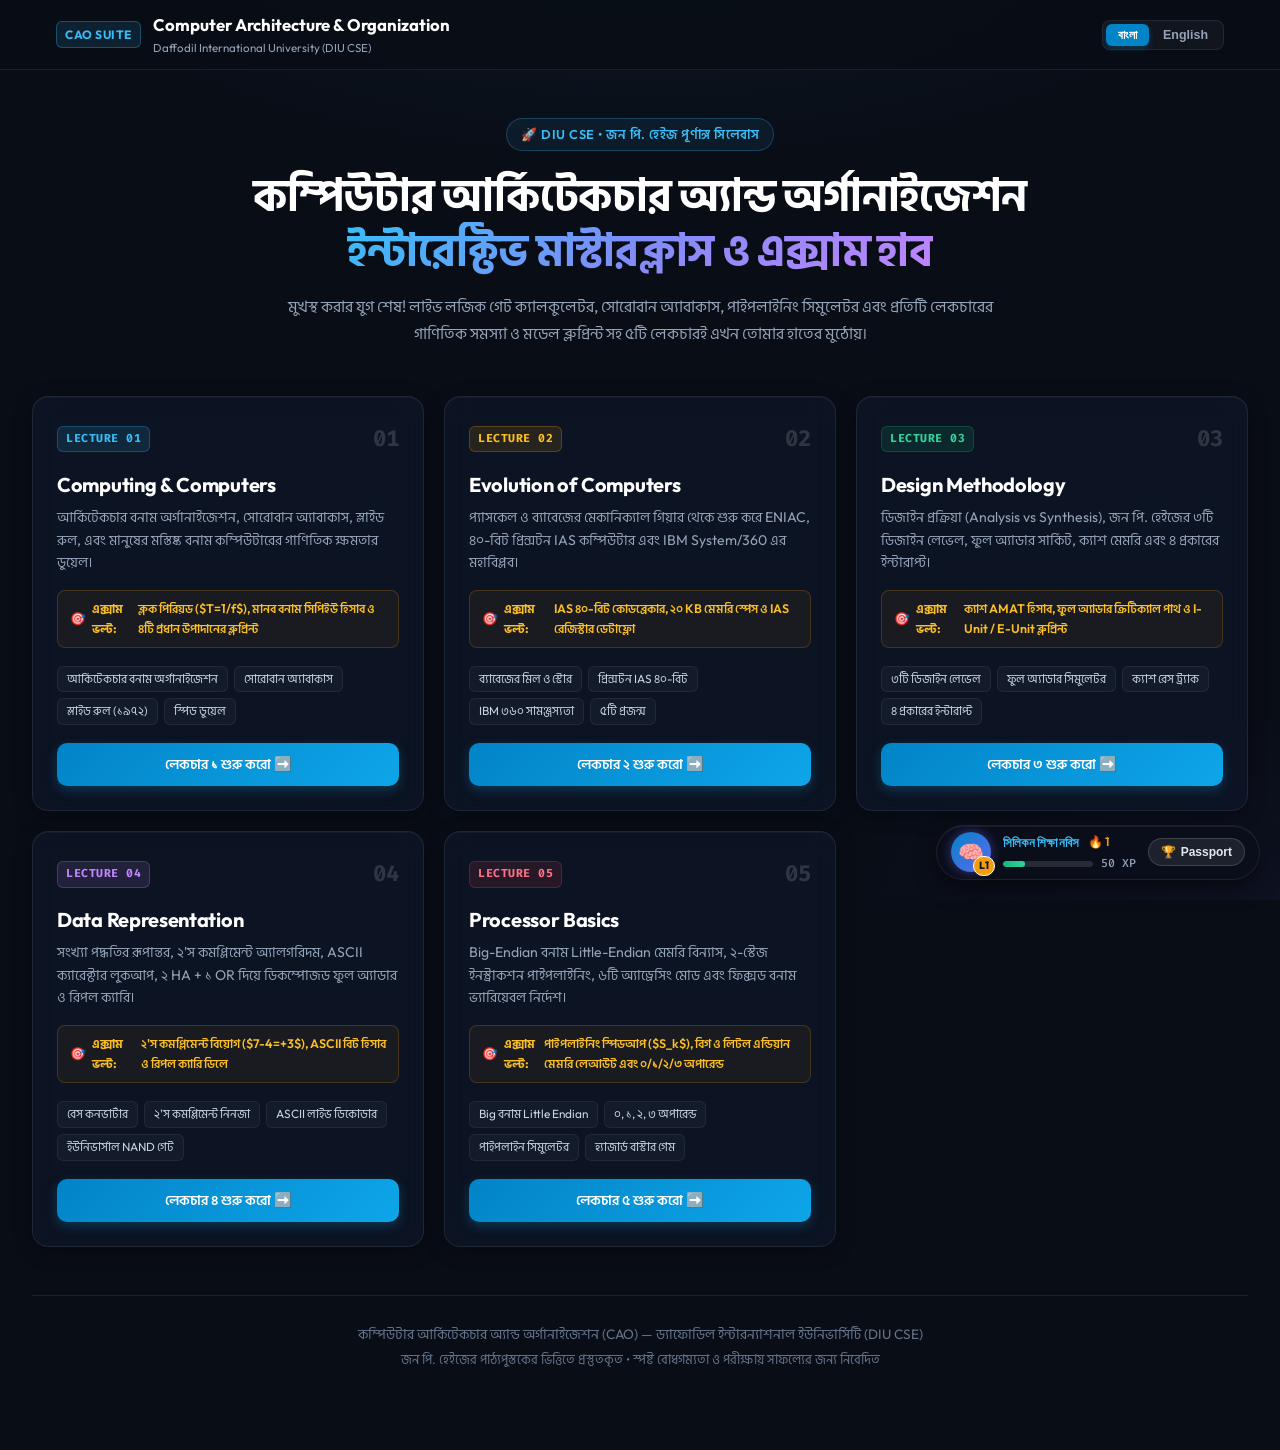
<file: index.html>
<!DOCTYPE html>
<html lang="bn">
<head>
  <meta charset="UTF-8">
  <meta name="viewport" content="width=device-width, initial-scale=1.0">
  <title>Computer Architecture & Organization (CAO) — Master Portal</title>
  <meta name="description" content="Computer Architecture and Organization (CAO) Complete Interactive Course Suite for Daffodil International University (DIU) CSE students.">
  <link rel="preconnect" href="https://fonts.googleapis.com">
  <link rel="preconnect" href="https://fonts.gstatic.com" crossorigin>
  <link href="https://fonts.googleapis.com/css2?family=Fira+Code:wght@400;500;600&family=Hind+Siliguri:wght@400;500;600;700&family=Outfit:wght@300;400;500;600;700;800&display=swap" rel="stylesheet">
  <link rel="stylesheet" href="shared-gamification.css">
  <style>
    :root {
      --bg-dark: #090d16;
      --card-bg: rgba(15, 23, 42, 0.65);
      --border-subtle: rgba(255, 255, 255, 0.08);
      --border-hover: rgba(56, 189, 248, 0.35);
      --accent-cyan: #38bdf8;
      --accent-amber: #f59e0b;
      --accent-emerald: #10b981;
      --accent-purple: #c084fc;
      --text-muted: #94a3b8;
    }
    * {
      box-sizing: border-box;
      margin: 0;
      padding: 0;
    }
    body {
      background-color: var(--bg-dark);
      background-image: 
        radial-gradient(ellipse 70% 40% at 50% -10%, rgba(56, 189, 248, 0.1), transparent 70%),
        radial-gradient(ellipse 50% 30% at 100% 100%, rgba(99, 102, 241, 0.07), transparent 70%);
      background-attachment: fixed;
      color: #f1f5f9;
      font-family: 'Outfit', 'Hind Siliguri', -apple-system, BlinkMacSystemFont, sans-serif;
      min-height: 100vh;
      overflow-x: hidden;
      line-height: 1.6;
      -webkit-font-smoothing: antialiased;
    }
    .ambient-glow {
      display: none; /* Replaced with clean body radial mesh */
    }

    .portal-nav {
      position: sticky;
      top: 0;
      background: rgba(9, 13, 22, 0.85);
      backdrop-filter: blur(20px);
      -webkit-backdrop-filter: blur(20px);
      border-bottom: 1px solid var(--border-subtle);
      z-index: 1000;
      padding: 12px 24px;
    }
    .nav-inner {
      width: 100%;
      max-width: 1360px;
      margin: 0 auto;
      display: flex;
      justify-content: space-between;
      align-items: center;
      padding: 0 clamp(0.5rem, 1.5vw, 1.5rem);
    }
    .brand-group {
      display: flex;
      align-items: center;
      gap: 12px;
    }
    .portal-badge {
      background: rgba(56, 189, 248, 0.12);
      color: #38bdf8;
      border: 1px solid rgba(56, 189, 248, 0.3);
      font-weight: 700;
      font-size: 0.75rem;
      padding: 3px 8px;
      border-radius: 6px;
      letter-spacing: 0.5px;
    }
    .portal-title {
      font-size: 1.05rem;
      font-weight: 700;
      color: #fff;
    }
    .portal-title span {
      display: block;
      font-size: 0.72rem;
      color: var(--text-muted);
      font-weight: 400;
    }
    .nav-controls {
      display: flex;
      align-items: center;
      gap: 12px;
    }
    .lang-switch-group {
      display: flex;
      background: rgba(255, 255, 255, 0.04);
      padding: 3px;
      border-radius: 8px;
      border: 1px solid var(--border-subtle);
      gap: 2px;
    }
    .lang-btn {
      background: transparent;
      border: none;
      color: var(--text-muted);
      padding: 4px 12px;
      border-radius: 6px;
      font-size: 0.78rem;
      font-weight: 600;
      cursor: pointer;
      transition: all 0.2s ease;
    }
    .lang-btn.active {
      background: #0284c7;
      color: #fff;
      font-weight: 700;
      box-shadow: 0 2px 6px rgba(2, 132, 199, 0.35);
    }

    .main-container {
      width: 100%;
      max-width: 1360px;
      margin: 0 auto;
      padding: 48px clamp(1rem, 2.5vw, 2.5rem) 80px;
      position: relative;
      z-index: 1;
    }
    .hero-box {
      text-align: center;
      margin-bottom: 48px;
    }
    .hero-top-tag {
      display: inline-block;
      background: rgba(56, 189, 248, 0.08);
      border: 1px solid rgba(56, 189, 248, 0.25);
      color: #38bdf8;
      font-size: 0.8rem;
      font-weight: 600;
      padding: 5px 14px;
      border-radius: 20px;
      margin-bottom: 16px;
      letter-spacing: 0.5px;
    }
    .hero-headline {
      font-size: clamp(2rem, 4.5vw, 2.75rem);
      font-weight: 800;
      line-height: 1.25;
      margin-bottom: 16px;
      color: #fff;
      letter-spacing: -0.5px;
    }
    .hero-headline .gradient-text {
      background: linear-gradient(135deg, #38bdf8 0%, #818cf8 50%, #c084fc 100%);
      -webkit-background-clip: text;
      -webkit-text-fill-color: transparent;
    }
    .hero-sub {
      font-size: 1.02rem;
      color: var(--text-muted);
      max-width: 720px;
      margin: 0 auto;
      line-height: 1.7;
    }

    /* Course Lectures Grid */
    .lectures-grid {
      display: grid;
      grid-template-columns: repeat(auto-fit, minmax(320px, 1fr));
      gap: 20px;
      margin-bottom: 48px;
    }
    .lecture-card {
      background: var(--card-bg);
      backdrop-filter: blur(12px);
      -webkit-backdrop-filter: blur(12px);
      border: 1px solid var(--border-subtle);
      border-radius: 16px;
      padding: 24px;
      display: flex;
      flex-direction: column;
      position: relative;
      overflow: hidden;
      transition: transform 0.25s ease, border-color 0.25s ease, box-shadow 0.25s ease;
      text-decoration: none;
      color: inherit;
      box-shadow: 0 4px 20px -2px rgba(0, 0, 0, 0.4), inset 0 1px 0 rgba(255, 255, 255, 0.04);
    }
    .lecture-card:hover {
      transform: translateY(-4px);
      border-color: var(--border-hover);
      box-shadow: 0 16px 32px -8px rgba(0, 0, 0, 0.6), inset 0 1px 0 rgba(255, 255, 255, 0.08);
    }
    .card-top {
      display: flex;
      justify-content: space-between;
      align-items: center;
      margin-bottom: 14px;
    }
    .lec-badge {
      font-size: 0.72rem;
      font-weight: 700;
      font-family: 'Fira Code', monospace;
      padding: 3px 8px;
      border-radius: 6px;
      text-transform: uppercase;
      letter-spacing: 0.5px;
    }
    .b-l1 { background: rgba(56, 189, 248, 0.12); color: #38bdf8; border: 1px solid rgba(56, 189, 248, 0.25); }
    .b-l2 { background: rgba(245, 158, 11, 0.12); color: #fbbf24; border: 1px solid rgba(245, 158, 11, 0.25); }
    .b-l3 { background: rgba(16, 185, 129, 0.12); color: #34d399; border: 1px solid rgba(16, 185, 129, 0.25); }
    .b-l4 { background: rgba(192, 132, 252, 0.12); color: #c084fc; border: 1px solid rgba(192, 132, 252, 0.25); }
    .b-l5 { background: rgba(244, 63, 94, 0.12); color: #fb7185; border: 1px solid rgba(244, 63, 94, 0.25); }

    .lec-num {
      font-size: 1.4rem;
      font-weight: 800;
      color: rgba(255, 255, 255, 0.15);
      font-family: 'Fira Code', monospace;
    }
    .card-title {
      font-size: 1.25rem;
      font-weight: 700;
      color: #fff;
      margin-bottom: 8px;
      line-height: 1.35;
    }
    .card-desc {
      font-size: 0.88rem;
      color: var(--text-muted);
      margin-bottom: 16px;
      line-height: 1.6;
      flex-grow: 1;
    }
    .card-topics {
      list-style: none;
      display: flex;
      flex-wrap: wrap;
      gap: 6px;
      margin-bottom: 18px;
    }
    .topic-pill {
      font-size: 0.74rem;
      background: rgba(255, 255, 255, 0.03);
      border: 1px solid rgba(255, 255, 255, 0.06);
      padding: 3px 9px;
      border-radius: 6px;
      color: #cbd5e1;
    }
    .card-vault-tag {
      background: rgba(245, 158, 11, 0.06);
      border: 1px solid rgba(245, 158, 11, 0.2);
      color: #fbbf24;
      font-size: 0.78rem;
      font-weight: 600;
      padding: 8px 12px;
      border-radius: 8px;
      display: flex;
      align-items: center;
      gap: 6px;
      margin-bottom: 18px;
    }
    .start-btn {
      background: linear-gradient(135deg, #0284c7, #0ea5e9);
      color: #ffffff;
      font-weight: 600;
      font-size: 0.9rem;
      padding: 10px 16px;
      border-radius: 10px;
      text-align: center;
      display: flex;
      align-items: center;
      justify-content: center;
      gap: 8px;
      box-shadow: 0 4px 12px rgba(14, 165, 233, 0.25);
      transition: all 0.2s ease;
    }
    .start-btn:hover {
      background: linear-gradient(135deg, #0369a1, #0284c7);
      box-shadow: 0 6px 16px rgba(14, 165, 233, 0.35);
      transform: translateY(-1px);
    }

    .footer-box {
      text-align: center;
      color: #64748b;
      font-size: 0.85rem;
      border-top: 1px solid var(--border-subtle);
      padding-top: 28px;
    }

    /* Mobile & Tablet Responsiveness */
    @media (max-width: 860px) {
      .portal-nav {
        padding: 10px 16px;
      }
      .nav-inner {
        padding: 0;
      }
      .main-container {
        padding: 24px 16px 60px;
      }
      .hero-box {
        margin-bottom: 35px;
      }
      .hero-headline {
        font-size: clamp(1.6rem, 5vw, 2.2rem);
      }
      .hero-sub {
        font-size: 0.95rem;
      }
      .lectures-grid {
        grid-template-columns: repeat(auto-fit, minmax(280px, 1fr));
        gap: 16px;
        margin-bottom: 35px;
      }
      .lecture-card {
        padding: 20px 18px;
        border-radius: 16px;
      }
    }

    @media (max-width: 540px) {
      .portal-nav {
        padding: 8px 12px;
      }
      .brand-group {
        gap: 8px;
      }
      .portal-badge {
        font-size: 0.72rem;
        padding: 3px 8px;
      }
      .portal-title {
        font-size: 0.92rem;
        line-height: 1.25;
      }
      .portal-title span {
        font-size: 0.7rem;
      }
      .lang-switch-group {
        display: flex;
        gap: 4px;
      }
      .lang-btn {
        padding: 4px 10px;
        font-size: 0.76rem;
      }
      .main-container {
        padding: 18px 12px 60px;
      }
      .hero-top-tag {
        font-size: 0.76rem;
        padding: 4px 12px;
        margin-bottom: 12px;
      }
      .hero-headline {
        font-size: 1.5rem;
        line-height: 1.3;
        margin-bottom: 12px;
      }
      .hero-sub {
        font-size: 0.88rem;
        line-height: 1.6;
      }
      .lectures-grid {
        grid-template-columns: 1fr;
        gap: 14px;
      }
      .lecture-card {
        padding: 18px 14px;
      }
      .card-title {
        font-size: 1.15rem;
      }
      .card-desc {
        font-size: 0.84rem;
      }
      .card-vault-tag {
        font-size: 0.74rem;
        padding: 6px 10px;
      }
      .start-btn {
        padding: 9px 14px;
        font-size: 0.88rem;
        min-height: 44px;
      }
    }
  </style>
</head>
<body>
  <div class="ambient-glow glow-1"></div>
  <div class="ambient-glow glow-2"></div>
  <div class="ambient-glow glow-3"></div>

  <header class="portal-nav">
    <div class="nav-inner">
      <div class="brand-group">
        <span class="portal-badge">CAO SUITE</span>
        <div class="portal-title">
          Computer Architecture & Organization
          <span>Daffodil International University (DIU CSE)</span>
        </div>
      </div>
      <div class="nav-controls">
        <div class="lang-switch-group">
          <button id="langBnBtn" class="lang-btn active">বাংলা</button>
          <button id="langEnBtn" class="lang-btn">English</button>
        </div>
      </div>
    </div>
  </header>

  <main class="main-container">
    <div class="hero-box">
      <span class="hero-top-tag" data-i18n="portal_tag">🚀 DIU CSE • জন পি. হেইজ পূর্ণাঙ্গ সিলেবাস</span>
      <h1 class="hero-headline" data-i18n="portal_title">
        কম্পিউটার আর্কিটেকচার অ্যান্ড অর্গানাইজেশন<br>
        <span class="gradient-text">ইন্টারেক্টিভ মাস্টারক্লাস ও এক্সাম হাব</span>
      </h1>
      <p class="hero-sub" data-i18n="portal_sub">
        মুখস্থ করার যুগ শেষ! লাইভ লজিক গেট ক্যালকুলেটর, সোরোবান অ্যাবাকাস, পাইপলাইনিং সিমুলেটর এবং প্রতিটি লেকচারের গাণিতিক সমস্যা ও মডেল ব্লুপ্রিন্ট সহ ৫টি লেকচারই এখন তোমার হাতের মুঠোয়।
      </p>
    </div>

    <div class="lectures-grid">
      <!-- Lecture 1 -->
      <a href="lecture1-interactive/index.html" class="lecture-card">
        <div class="card-top">
          <span class="lec-badge b-l1">LECTURE 01</span>
          <span class="lec-num">01</span>
        </div>
        <h3 class="card-title" data-i18n="p_l1_title">Computing & Computers</h3>
        <p class="card-desc" data-i18n="p_l1_desc">
          আর্কিটেকচার বনাম অর্গানাইজেশন, সোরোবান অ্যাবাকাস, স্লাইড রুল, এবং মানুষের মস্তিষ্ক বনাম কম্পিউটারের গাণিতিক ক্ষমতার ডুয়েল।
        </p>
        <div class="card-vault-tag" data-i18n="p_l1_vault">
          🎯 <strong>Exam Vault:</strong> Clock Period ($T=1/f$), Human vs CPU Math & 4 Key Elements Blueprint
        </div>
        <ul class="card-topics">
          <li class="topic-pill" data-i18n="p_l1_t1">Architecture vs Org</li>
          <li class="topic-pill" data-i18n="p_l1_t2">Soroban Abacus</li>
          <li class="topic-pill" data-i18n="p_l1_t3">Slide Rule (1972)</li>
          <li class="topic-pill" data-i18n="p_l1_t4">Speed Duel</li>
        </ul>
        <div class="start-btn" data-i18n="p_l1_btn">লেকচার ১ শুরু করো ➡️</div>
      </a>

      <!-- Lecture 2 -->
      <a href="lecture2-interactive/index.html" class="lecture-card">
        <div class="card-top">
          <span class="lec-badge b-l2">LECTURE 02</span>
          <span class="lec-num">02</span>
        </div>
        <h3 class="card-title" data-i18n="p_l2_title">Evolution of Computers</h3>
        <p class="card-desc" data-i18n="p_l2_desc">
          প্যাসকেল ও ব্যাবেজের মেকানিক্যাল গিয়ার থেকে শুরু করে ENIAC, ৪০-বিট প্রিন্সটন IAS কম্পিউটার এবং IBM System/360 এর মহাবিপ্লব।
        </p>
        <div class="card-vault-tag" data-i18n="p_l2_vault">
          🎯 <strong>Exam Vault:</strong> IAS 40-Bit Codebreaker, 20 KB Addressable Space & IAS Register Dataflow
        </div>
        <ul class="card-topics">
          <li class="topic-pill" data-i18n="p_l2_t1">Babbage Mill & Store</li>
          <li class="topic-pill" data-i18n="p_l2_t2">Princeton IAS 40-Bit</li>
          <li class="topic-pill" data-i18n="p_l2_t3">IBM 360 Compatibility</li>
          <li class="topic-pill" data-i18n="p_l2_t4">5 Generations</li>
        </ul>
        <div class="start-btn" data-i18n="p_l2_btn">লেকচার ২ শুরু করো ➡️</div>
      </a>

      <!-- Lecture 3 -->
      <a href="lecture3-interactive/index.html" class="lecture-card">
        <div class="card-top">
          <span class="lec-badge b-l3">LECTURE 03</span>
          <span class="lec-num">03</span>
        </div>
        <h3 class="card-title" data-i18n="p_l3_title">Design Methodology</h3>
        <p class="card-desc" data-i18n="p_l3_desc">
          ডিজাইন প্রক্রিয়া (Analysis vs Synthesis), জন পি. হেইজের ৩টি ডিজাইন লেভেল, ফুল অ্যাডার সার্কিট, ক্যাশ মেমরি এবং ৪ প্রকারের ইন্টারাপ্ট।
        </p>
        <div class="card-vault-tag" data-i18n="p_l3_vault">
          🎯 <strong>Exam Vault:</strong> Cache AMAT Calculation, Full Adder Critical Path & I-Unit/E-Unit Blueprint
        </div>
        <ul class="card-topics">
          <li class="topic-pill" data-i18n="p_l3_t1">3 Design Levels</li>
          <li class="topic-pill" data-i18n="p_l3_t2">Full Adder Simulator</li>
          <li class="topic-pill" data-i18n="p_l3_t3">Cache Race Track</li>
          <li class="topic-pill" data-i18n="p_l3_t4">4 Interrupt Classes</li>
        </ul>
        <div class="start-btn" data-i18n="p_l3_btn">লেকচার ৩ শুরু করো ➡️</div>
      </a>

      <!-- Lecture 4 -->
      <a href="lecture4-interactive/index.html" class="lecture-card">
        <div class="card-top">
          <span class="lec-badge b-l4">LECTURE 04</span>
          <span class="lec-num">04</span>
        </div>
        <h3 class="card-title" data-i18n="p_l4_title">Data Representation</h3>
        <p class="card-desc" data-i18n="p_l4_desc">
          সংখ্যা পদ্ধতির রূপান্তর, ২'স কমপ্লিমেন্ট অ্যালগরিদম, ASCII ক্যারেক্টার লুকআপ, ২ HA + ১ OR দিয়ে ডিকম্পোজড ফুল অ্যাডার ও রিপল ক্যারি।
        </p>
        <div class="card-vault-tag" data-i18n="p_l4_vault">
          🎯 <strong>Exam Vault:</strong> 2's Complement Subtraction ($7-4=+3$), ASCII Bit Math & Ripple Carry Delay
        </div>
        <ul class="card-topics">
          <li class="topic-pill" data-i18n="p_l4_t1">Base Converter</li>
          <li class="topic-pill" data-i18n="p_l4_t2">2's Complement Ninja</li>
          <li class="topic-pill" data-i18n="p_l4_t3">ASCII Live Decoder</li>
          <li class="topic-pill" data-i18n="p_l4_t4">Universal NAND Gates</li>
        </ul>
        <div class="start-btn" data-i18n="p_l4_btn">লেকচার ৪ শুরু করো ➡️</div>
      </a>

      <!-- Lecture 5 -->
      <a href="lecture5-interactive/index.html" class="lecture-card">
        <div class="card-top">
          <span class="lec-badge b-l5">LECTURE 05</span>
          <span class="lec-num">05</span>
        </div>
        <h3 class="card-title" data-i18n="p_l5_title">Processor Basics</h3>
        <p class="card-desc" data-i18n="p_l5_desc">
          Big-Endian বনাম Little-Endian মেমরি বিন্যাস, ২-স্টেজ ইনস্ট্রাকশন পাইপলাইনিং, ৬টি অ্যাড্রেসিং মোড এবং ফিক্সড বনাম ভ্যারিয়েবল নির্দেশ।
        </p>
        <div class="card-vault-tag" data-i18n="p_l5_vault">
          🎯 <strong>Exam Vault:</strong> Pipelining Speedup ($S_k$), Big/Little Endian 10-Mark Layout & 0/1/2/3 Operands
        </div>
        <ul class="card-topics">
          <li class="topic-pill" data-i18n="p_l5_t1">Big vs Little Endian</li>
          <li class="topic-pill" data-i18n="p_l5_t2">0, 1, 2, 3 Operands</li>
          <li class="topic-pill" data-i18n="p_l5_t3">Pipeline Simulator</li>
          <li class="topic-pill" data-i18n="p_l5_t4">Hazard Buster Game</li>
        </ul>
        <div class="start-btn" data-i18n="p_l5_btn">লেকচার ৫ শুরু করো ➡️</div>
      </a>
    </div>

    <footer class="footer-box">
      <p data-i18n="p_footer">Computer Architecture & Organization (CAO) — Daffodil International University (DIU CSE)</p>
      <p style="margin-top: 4px; font-size: 0.8rem; color: #64748b;" data-i18n="p_footer_sub">Based on John P. Hayes Textbook • Engineered for Intuitive Understanding & Exam Excellence</p>
    </footer>
  </main>

  <script src="shared-gamification.js"></script>
  <script>
    const portalTranslations = {
      bn: {
        portal_tag: "🚀 DIU CSE • জন পি. হেইজ পূর্ণাঙ্গ সিলেবাস",
        portal_title: 'কম্পিউটার আর্কিটেকচার অ্যান্ড অর্গানাইজেশন<br><span class="gradient-text">ইন্টারেক্টিভ মাস্টারক্লাস ও এক্সাম হাব</span>',
        portal_sub: "মুখস্থ করার যুগ শেষ! লাইভ লজিক গেট ক্যালকুলেটর, সোরোবান অ্যাবাকাস, পাইপলাইনিং সিমুলেটর এবং প্রতিটি লেকচারের গাণিতিক সমস্যা ও মডেল ব্লুপ্রিন্ট সহ ৫টি লেকচারই এখন তোমার হাতের মুঠোয়।",
        
        p_l1_title: "Computing & Computers",
        p_l1_desc: "আর্কিটেকচার বনাম অর্গানাইজেশন, সোরোবান অ্যাবাকাস, স্লাইড রুল, এবং মানুষের মস্তিষ্ক বনাম কম্পিউটারের গাণিতিক ক্ষমতার ডুয়েল।",
        p_l1_vault: "🎯 <strong>এক্সাম ভল্ট:</strong> ক্লক পিরিয়ড ($T=1/f$), মানব বনাম সিপিইউ হিসাব ও ৪টি প্রধান উপাদানের ব্লুপ্রিন্ট",
        p_l1_t1: "আর্কিটেকচার বনাম অর্গানাইজেশন",
        p_l1_t2: "সোরোবান অ্যাবাকাস",
        p_l1_t3: "স্লাইড রুল (১৯৭২)",
        p_l1_t4: "স্পিড ডুয়েল",
        p_l1_btn: "লেকচার ১ শুরু করো ➡️",

        p_l2_title: "Evolution of Computers",
        p_l2_desc: "প্যাসকেল ও ব্যাবেজের মেকানিক্যাল গিয়ার থেকে শুরু করে ENIAC, ৪০-বিট প্রিন্সটন IAS কম্পিউটার এবং IBM System/360 এর মহাবিপ্লব।",
        p_l2_vault: "🎯 <strong>এক্সাম ভল্ট:</strong> IAS ৪০-বিট কোডব্রেকার, ২০ KB মেমরি স্পেস ও IAS রেজিস্টার ডেটাফ্লো",
        p_l2_t1: "ব্যাবেজের মিল ও স্টোর",
        p_l2_t2: "প্রিন্সটন IAS ৪০-বিট",
        p_l2_t3: "IBM ৩৬০ সামঞ্জস্যতা",
        p_l2_t4: "৫টি প্রজন্ম",
        p_l2_btn: "লেকচার ২ শুরু করো ➡️",

        p_l3_title: "Design Methodology",
        p_l3_desc: "ডিজাইন প্রক্রিয়া (Analysis vs Synthesis), জন পি. হেইজের ৩টি ডিজাইন লেভেল, ফুল অ্যাডার সার্কিট, ক্যাশ মেমরি এবং ৪ প্রকারের ইন্টারাপ্ট।",
        p_l3_vault: "🎯 <strong>এক্সাম ভল্ট:</strong> ক্যাশ AMAT হিসাব, ফুল অ্যাডার ক্রিটিক্যাল পাথ ও I-Unit / E-Unit ব্লুপ্রিন্ট",
        p_l3_t1: "৩টি ডিজাইন লেভেল",
        p_l3_t2: "ফুল অ্যাডার সিমুলেটর",
        p_l3_t3: "ক্যাশ রেস ট্র্যাক",
        p_l3_t4: "৪ প্রকারের ইন্টারাপ্ট",
        p_l3_btn: "লেকচার ৩ শুরু করো ➡️",

        p_l4_title: "Data Representation",
        p_l4_desc: "সংখ্যা পদ্ধতির রূপান্তর, ২'স কমপ্লিমেন্ট অ্যালগরিদম, ASCII ক্যারেক্টার লুকআপ, ২ HA + ১ OR দিয়ে ডিকম্পোজড ফুল অ্যাডার ও রিপল ক্যারি।",
        p_l4_vault: "🎯 <strong>এক্সাম ভল্ট:</strong> ২'স কমপ্লিমেন্ট বিয়োগ ($7-4=+3$), ASCII বিট হিসাব ও রিপল ক্যারি ডিলে",
        p_l4_t1: "বেস কনভার্টার",
        p_l4_t2: "২'স কমপ্লিমেন্ট নিনজা",
        p_l4_t3: "ASCII লাইভ ডিকোডার",
        p_l4_t4: "ইউনিভার্সাল NAND গেট",
        p_l4_btn: "লেকচার ৪ শুরু করো ➡️",

        p_l5_title: "Processor Basics",
        p_l5_desc: "Big-Endian বনাম Little-Endian মেমরি বিন্যাস, ২-স্টেজ ইনস্ট্রাকশন পাইপলাইনিং, ৬টি অ্যাড্রেসিং মোড এবং ফিক্সড বনাম ভ্যারিয়েবল নির্দেশ।",
        p_l5_vault: "🎯 <strong>এক্সাম ভল্ট:</strong> পাইপলাইনিং স্পিডআপ ($S_k$), বিগ ও লিটল এন্ডিয়ান মেমরি লেআউট এবং ০/১/২/৩ অপারেন্ড",
        p_l5_t1: "Big বনাম Little Endian",
        p_l5_t2: "০, ১, ২, ৩ অপারেন্ড",
        p_l5_t3: "পাইপলাইন সিমুলেটর",
        p_l5_t4: "হ্যাজার্ড বাস্টার গেম",
        p_l5_btn: "লেকচার ৫ শুরু করো ➡️",

        p_footer: "কম্পিউটার আর্কিটেকচার অ্যান্ড অর্গানাইজেশন (CAO) — ড্যাফোডিল ইন্টারন্যাশনাল ইউনিভার্সিটি (DIU CSE)",
        p_footer_sub: "জন পি. হেইজের পাঠ্যপুস্তকের ভিত্তিতে প্রস্তুতকৃত • স্পষ্ট বোধগম্যতা ও পরীক্ষায় সাফল্যের জন্য নিবেদিত"
      },
      en: {
        portal_tag: "🚀 DIU CSE • John P. Hayes Comprehensive Syllabus",
        portal_title: 'Computer Architecture & Organization<br><span class="gradient-text">Interactive Masterclass & Exam Hub</span>',
        portal_sub: "Stop memorizing dry slides! Real-time logic gate calculators, Soroban Abacus, instruction pipeline timelines, and step-by-step solved math with blueprints for all 5 lectures.",

        p_l1_title: "Computing & Computers",
        p_l1_desc: "Architecture vs Organization, Soroban Abacus, logarithmic Slide Rule, and the Human Brain vs CPU Speed Duel.",
        p_l1_vault: "🎯 <strong>Exam Vault:</strong> Clock Period ($T=1/f$), Human vs CPU Math & 4 Key Elements Blueprint",
        p_l1_t1: "Architecture vs Org",
        p_l1_t2: "Soroban Abacus",
        p_l1_t3: "Slide Rule (1972)",
        p_l1_t4: "Speed Duel",
        p_l1_btn: "Start Lecture 1 ➡️",

        p_l2_title: "Evolution of Computers",
        p_l2_desc: "From Pascal and Babbage mechanical gears to ENIAC, the 40-bit Princeton IAS architecture, and IBM System/360 software compatibility.",
        p_l2_vault: "🎯 <strong>Exam Vault:</strong> IAS 40-Bit Codebreaker, 20 KB Addressable Space & IAS Register Dataflow",
        p_l2_t1: "Babbage Mill & Store",
        p_l2_t2: "Princeton IAS 40-Bit",
        p_l2_t3: "IBM 360 Compatibility",
        p_l2_t4: "5 Generations",
        p_l2_btn: "Start Lecture 2 ➡️",

        p_l3_title: "Design Methodology",
        p_l3_desc: "Analysis vs Synthesis, the 3 Design Levels (Gate, RTL, Processor), Full Adder gates, Cache AMAT, and the 4 interrupt classes.",
        p_l3_vault: "🎯 <strong>Exam Vault:</strong> Cache AMAT Calculation, Full Adder Critical Path & I-Unit/E-Unit Blueprint",
        p_l3_t1: "3 Design Levels",
        p_l3_t2: "Full Adder Simulator",
        p_l3_t3: "Cache Race Track",
        p_l3_t4: "4 Interrupt Classes",
        p_l3_btn: "Start Lecture 3 ➡️",

        p_l4_title: "Data Representation",
        p_l4_desc: "Number base conversions, 2's Complement Ninja, ASCII character math, and Decomposed Full Adder ripple carry propagation.",
        p_l4_vault: "🎯 <strong>Exam Vault:</strong> 2's Complement Subtraction ($7-4=+3$), ASCII Bit Math & Ripple Carry Delay",
        p_l4_t1: "Base Converter",
        p_l4_t2: "2's Complement Ninja",
        p_l4_t3: "ASCII Live Decoder",
        p_l4_t4: "Universal NAND Gates",
        p_l4_btn: "Start Lecture 4 ➡️",

        p_l5_title: "Processor Basics",
        p_l5_desc: "Big-Endian vs Little-Endian byte mapping, 2-stage pipelining speedup, 6 addressing modes, and fixed vs variable formats.",
        p_l5_vault: "🎯 <strong>Exam Vault:</strong> Pipelining Speedup ($S_k$), Big/Little Endian 10-Mark Layout & 0/1/2/3 Operands",
        p_l5_t1: "Big vs Little Endian",
        p_l5_t2: "0, 1, 2, 3 Operands",
        p_l5_t3: "Pipeline Simulator",
        p_l5_t4: "Hazard Buster Game",
        p_l5_btn: "Start Lecture 5 ➡️",

        p_footer: "Computer Architecture & Organization (CAO) — Daffodil International University (DIU CSE)",
        p_footer_sub: "Based on John P. Hayes Textbook • Engineered for Intuitive Understanding & Exam Excellence"
      }
    };

    let pLang = localStorage.getItem('cao_lang') || 'bn';

    function setPortalLang(lang) {
      pLang = lang;
      localStorage.setItem('cao_lang', lang);
      document.documentElement.lang = lang;

      const bnBtn = document.getElementById('langBnBtn');
      const enBtn = document.getElementById('langEnBtn');
      if (bnBtn && enBtn) {
        if (lang === 'bn') {
          bnBtn.classList.add('active');
          enBtn.classList.remove('active');
        } else {
          enBtn.classList.add('active');
          bnBtn.classList.remove('active');
        }
      }

      const dict = portalTranslations[lang];
      document.querySelectorAll('[data-i18n]').forEach(el => {
        const k = el.getAttribute('data-i18n');
        if (dict[k]) el.innerHTML = dict[k];
      });

      window.dispatchEvent(new CustomEvent('caoLanguageChanged'));
    }

    document.getElementById('langBnBtn').addEventListener('click', () => setPortalLang('bn'));
    document.getElementById('langEnBtn').addEventListener('click', () => setPortalLang('en'));

    setPortalLang(pLang);
  </script>
</body>
</html>
</file>
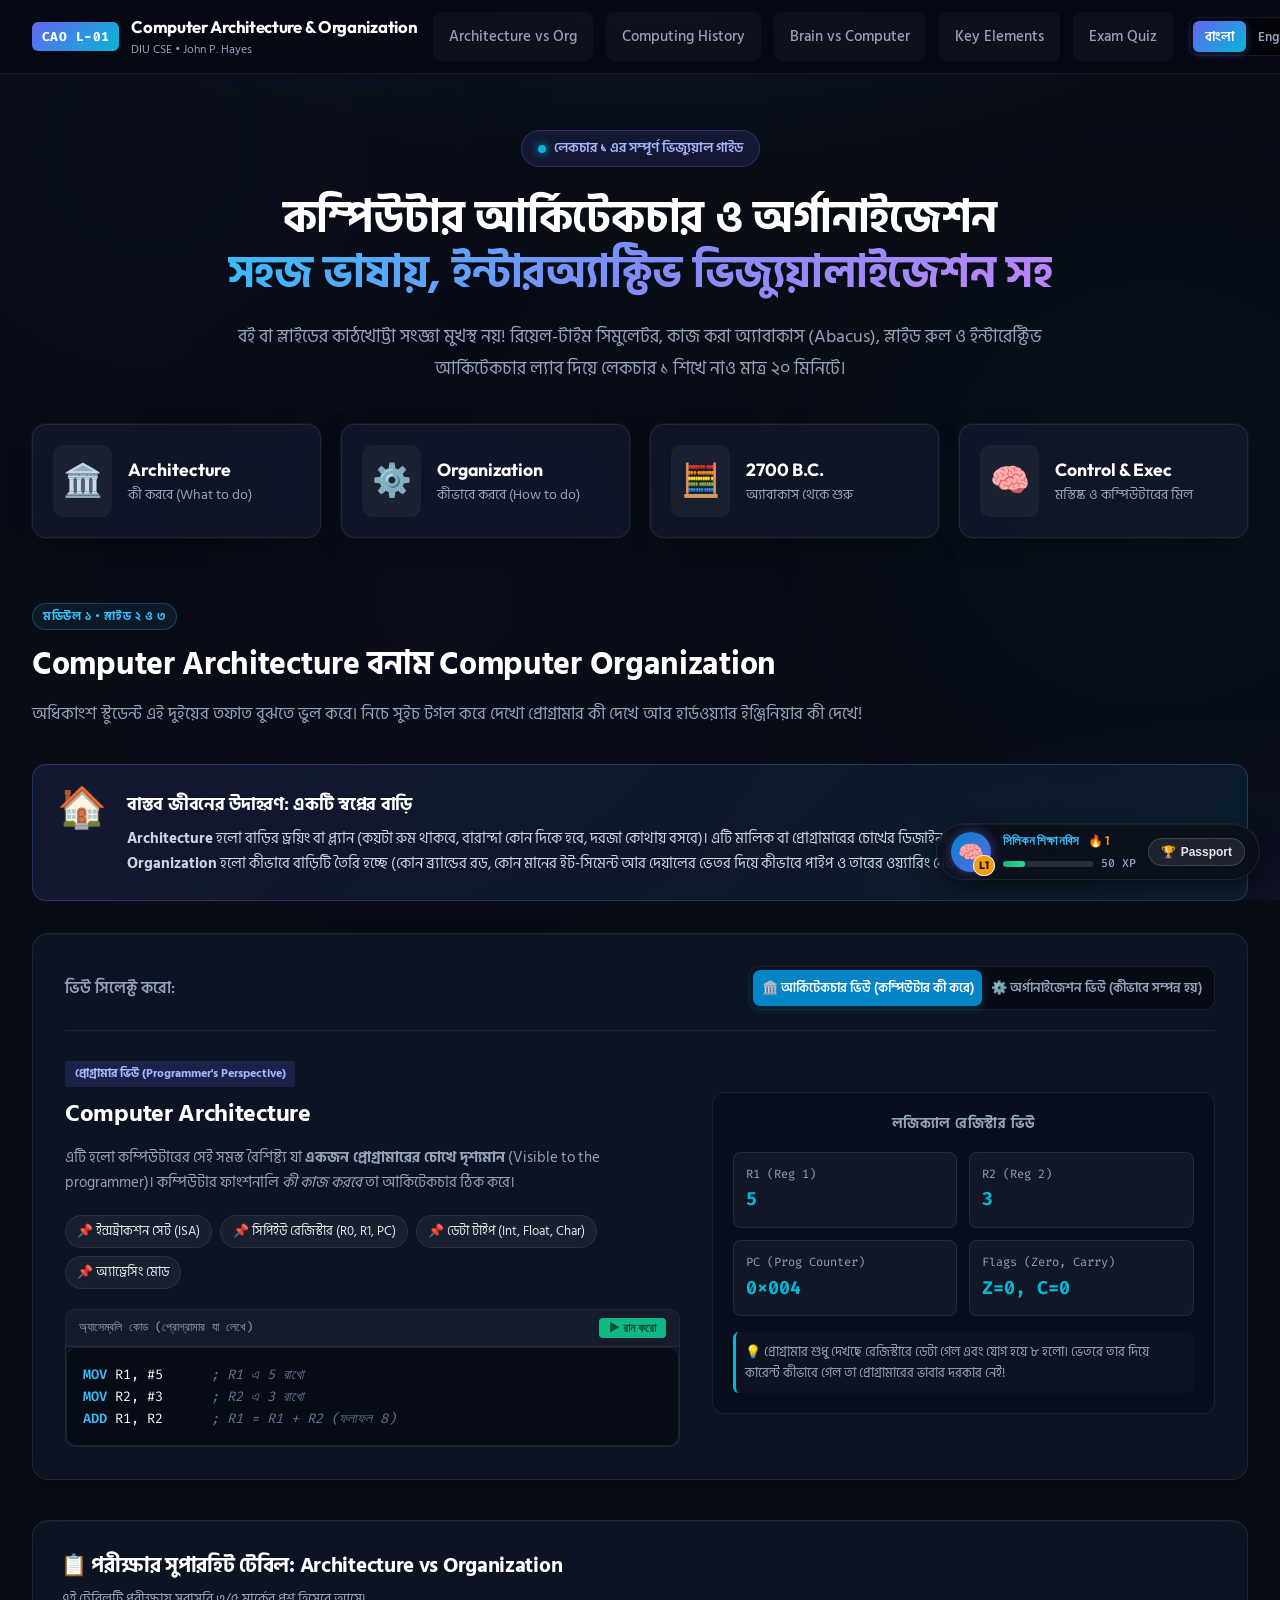
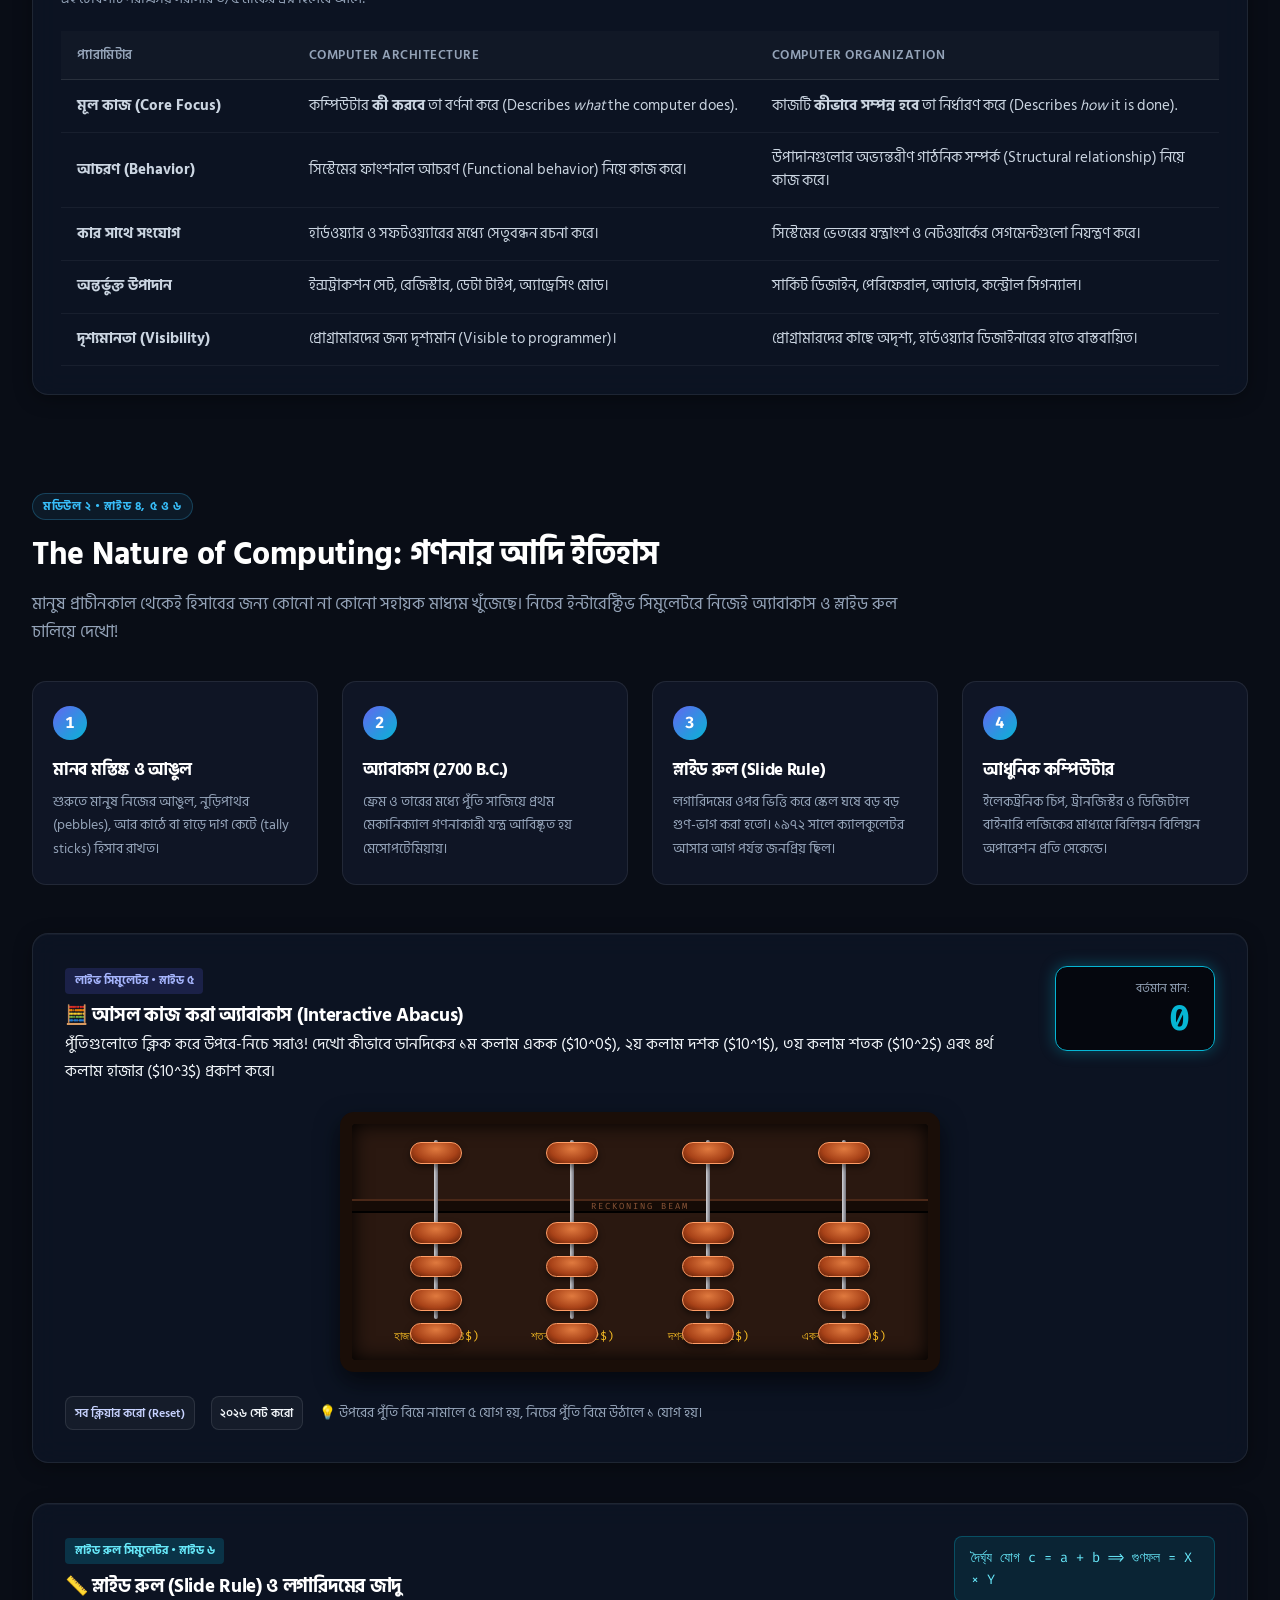
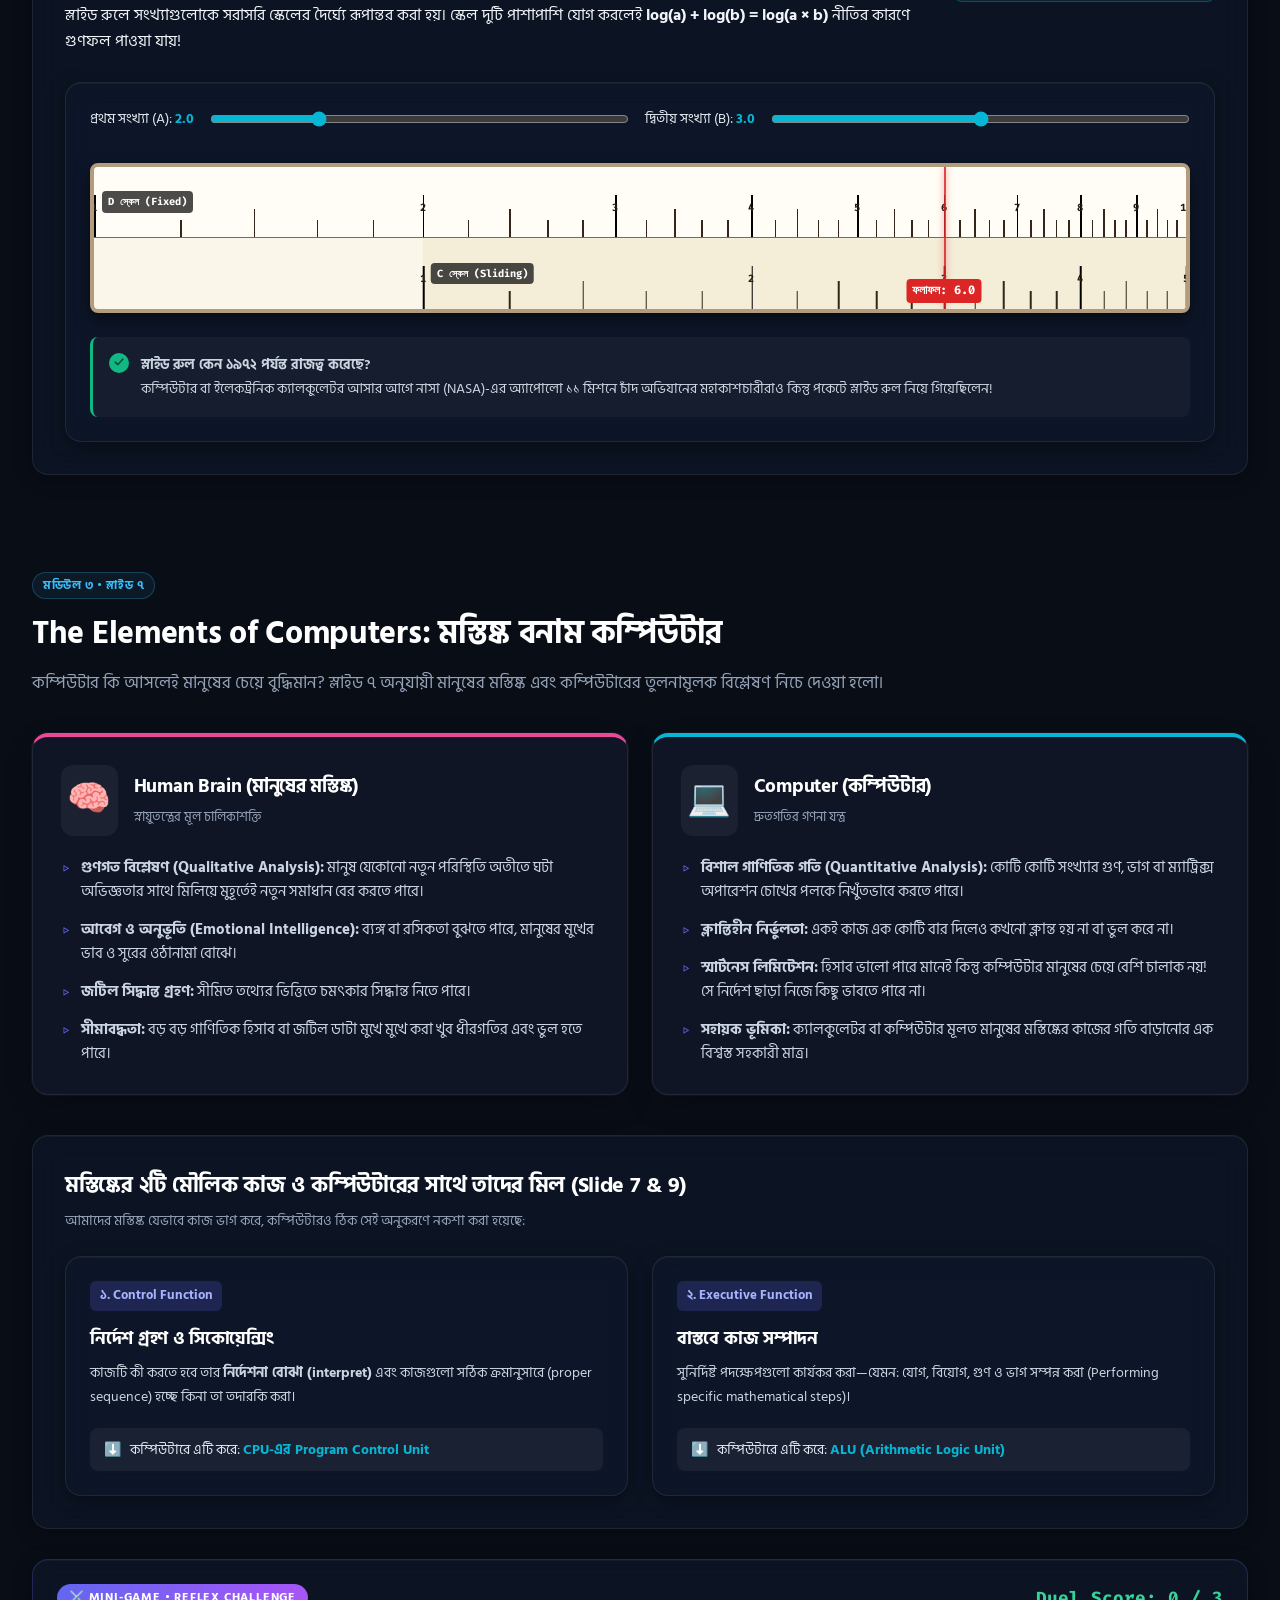
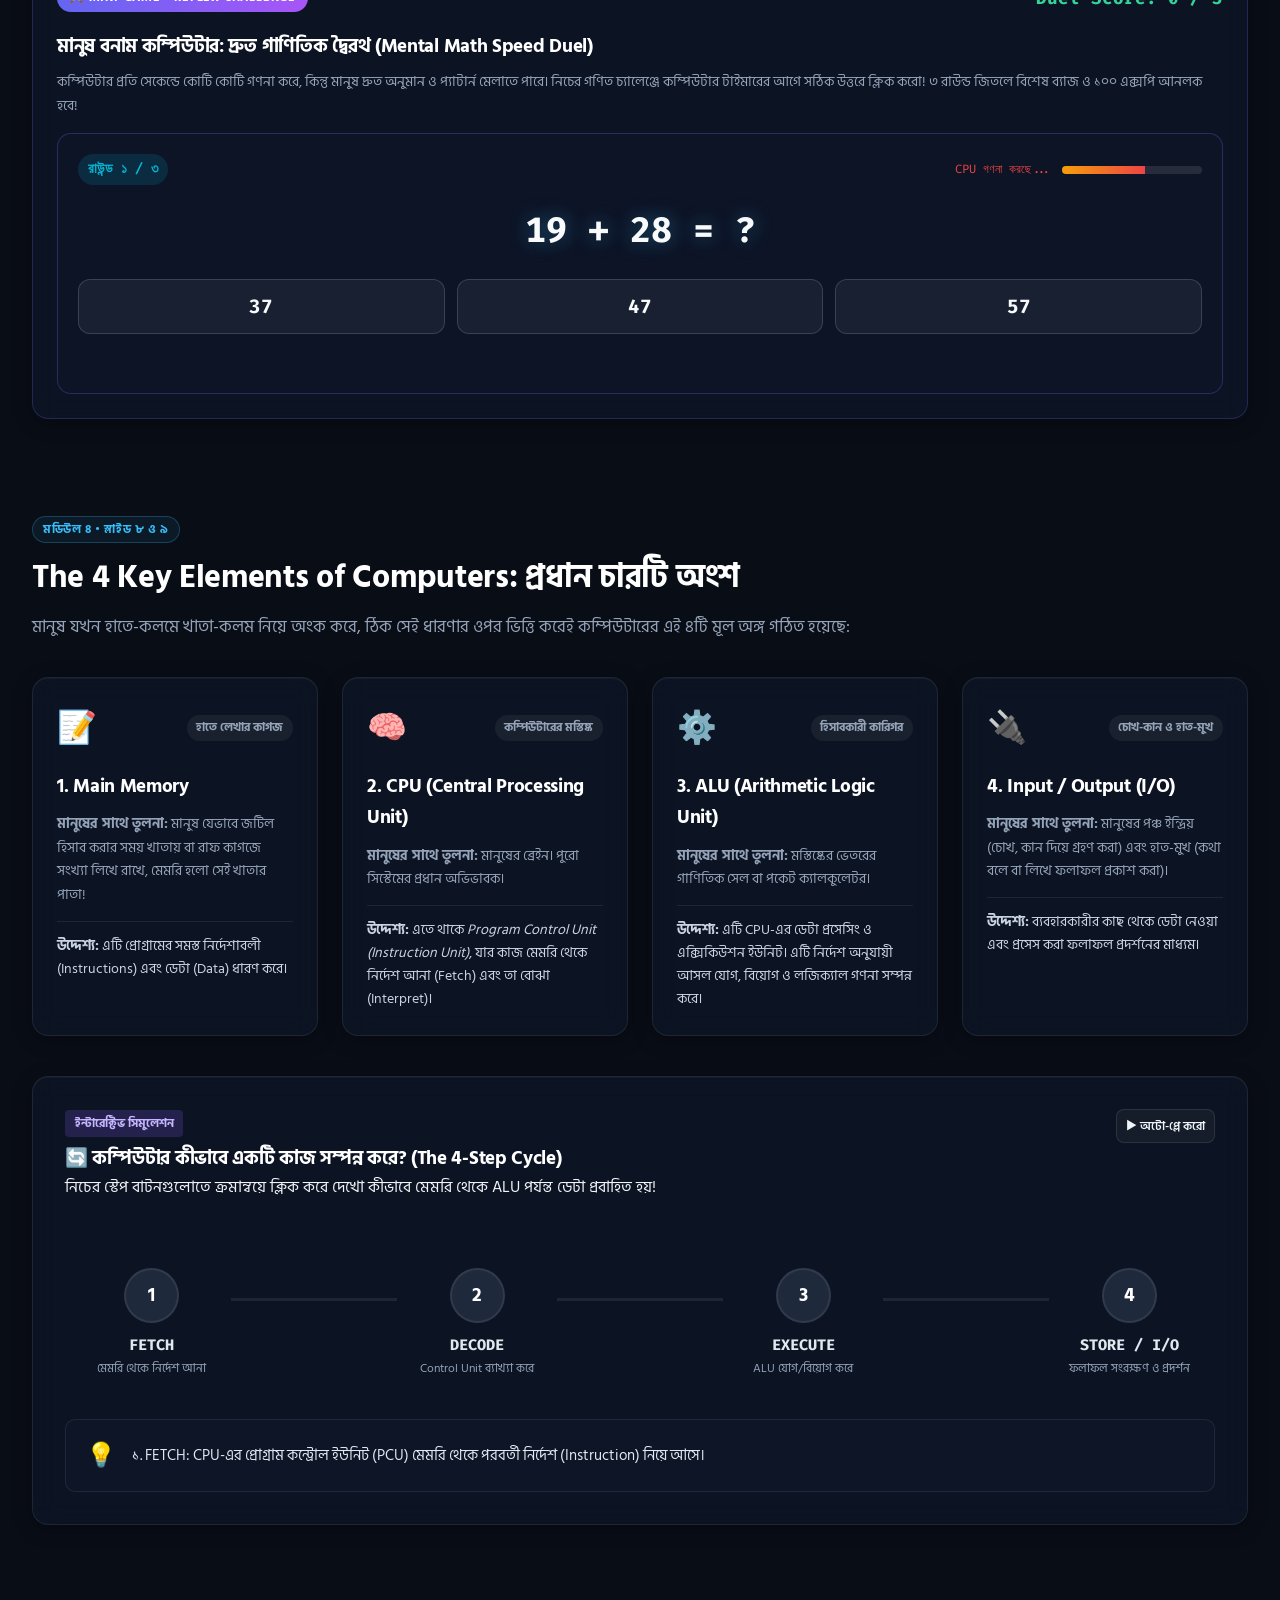
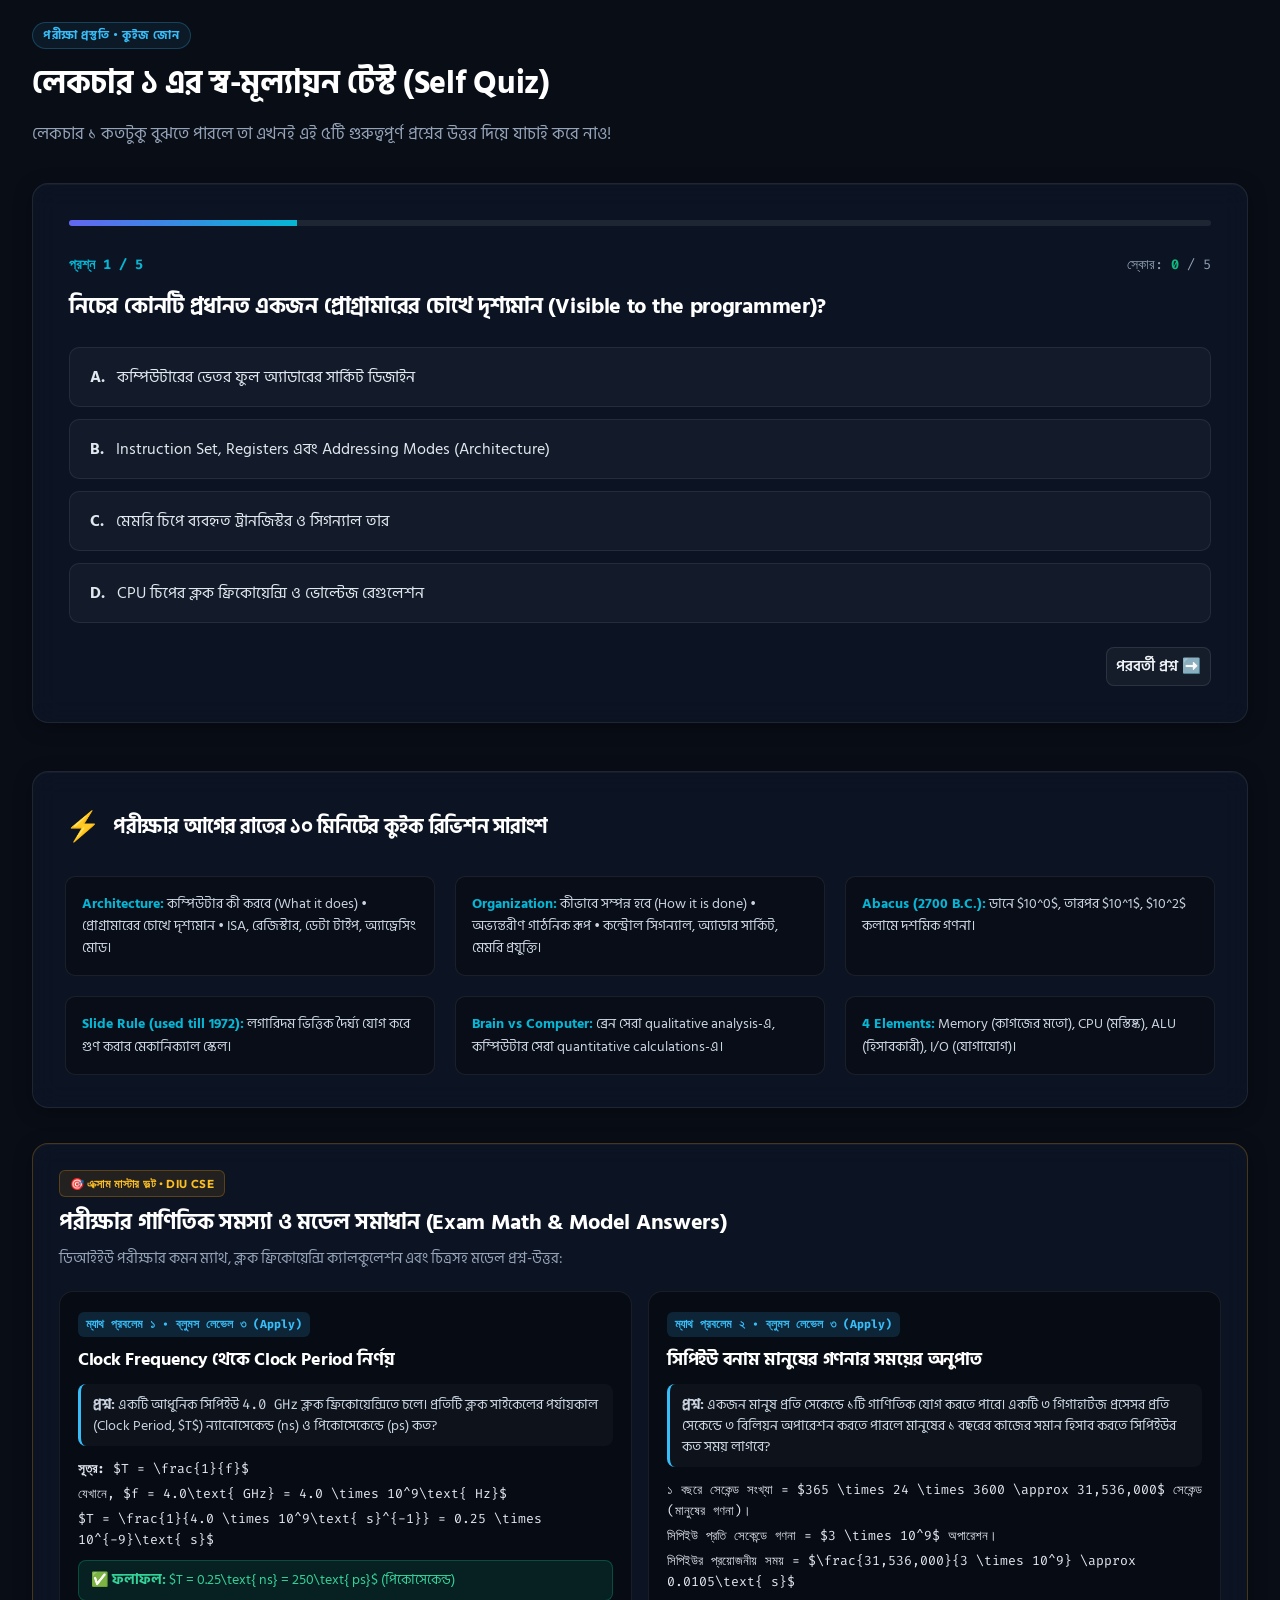
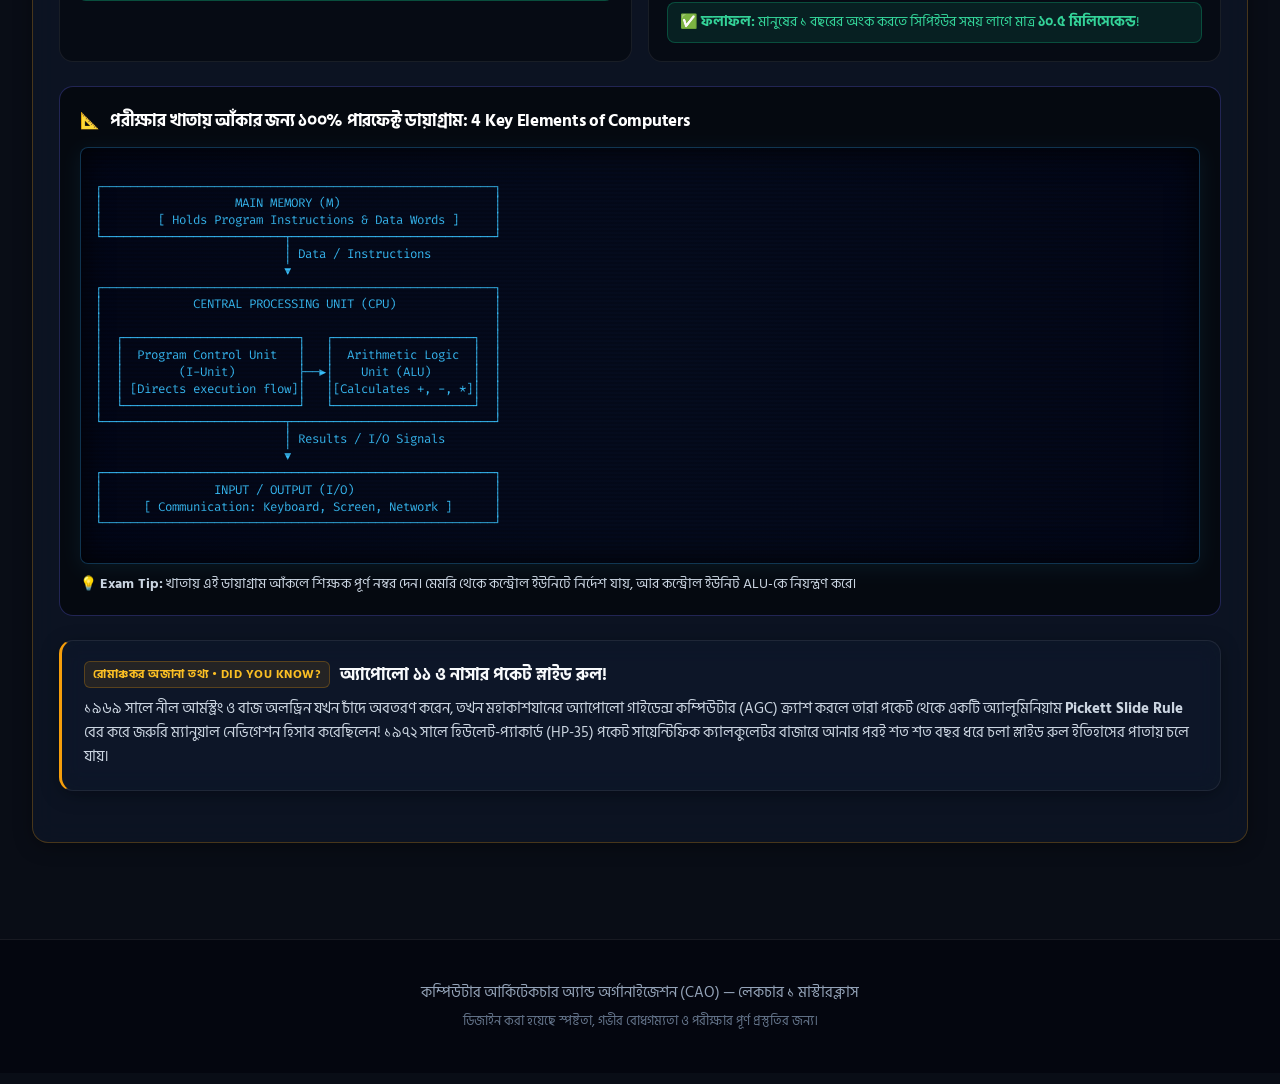
<file: lecture1-interactive/index.html>
<!DOCTYPE html>
<html lang="bn">
<head>
  <meta charset="UTF-8">
  <meta name="viewport" content="width=device-width, initial-scale=1.0">
  <title>CAO Lecture 1: Computing & Computers - Interactive Masterclass</title>
  <meta name="description" content="Computer Architecture and Organization (CAO) Lecture 1 - Interactive visual learning platform for Daffodil International University students and computer engineering learners.">
  <link rel="preconnect" href="https://fonts.googleapis.com">
  <link rel="preconnect" href="https://fonts.gstatic.com" crossorigin>
  <link href="https://fonts.googleapis.com/css2?family=Fira+Code:wght@400;500;600&family=Hind+Siliguri:wght@400;500;600;700&family=Outfit:wght@300;400;500;600;700;800&display=swap" rel="stylesheet">
  <link rel="stylesheet" href="style.css">
  <link rel="stylesheet" href="../shared-gamification.css">
</head>
<body>
  <!-- Ambient Background Glows -->
  <div class="glow-orb orb-1"></div>
  <div class="glow-orb orb-2"></div>
  <div class="glow-orb orb-3"></div>

  <!-- Navigation Bar -->
  <header class="navbar" id="navbar">
    <div class="nav-container">
      <div class="brand">
        <a href="../index.html" style="text-decoration: none; color: inherit; display: flex; align-items: center; gap: 0.75rem;">
          <span class="brand-badge">CAO L-01</span>
          <div class="brand-title">
            <span class="main-title">Computer Architecture & Organization</span>
            <span class="sub-title" data-i18n="nav_brand_sub">DIU CSE • John P. Hayes</span>
          </div>
        </a>
      </div>
      <nav class="nav-links" id="navLinks">
        <a href="#arch-vs-org" class="nav-link" data-i18n="nav_arch_org">Architecture vs Org</a>
        <a href="#history-computing" class="nav-link" data-i18n="nav_history">Computing History</a>
        <a href="#brain-vs-computer" class="nav-link" data-i18n="nav_brain_cpu">Brain vs Computer</a>
        <a href="#elements" class="nav-link" data-i18n="nav_elements">Key Elements</a>
        <a href="#quiz-zone" class="nav-link" data-i18n="nav_quiz">Exam Quiz</a>
      </nav>
      <div class="nav-actions">
        <!-- Language Switcher Toggle -->
        <div class="lang-switch-group" id="langSwitchGroup">
          <button id="langBnBtn" class="lang-btn active" data-lang="bn">বাংলা</button>
          <button id="langEnBtn" class="lang-btn" data-lang="en">English</button>
        </div>

        <button id="soundToggleBtn" class="action-btn" title="Toggle Sound FX">
          <span class="icon">🔊</span>
        </button>

        <!-- Lecture Switcher Dropdown (Replaces static L-02, L-03, etc.) -->
        <div class="lecture-dropdown" id="lectureDropdown">
          <button class="action-btn dropdown-toggle" id="lectureDropdownBtn" type="button" aria-haspopup="true" aria-expanded="false" title="Switch Lecture">
            <span class="icon">📚</span>
            <span class="dropdown-label">Lectures</span>
            <span class="dropdown-arrow">▾</span>
          </button>
          <div class="dropdown-menu" id="lectureDropdownMenu">
            <a href="../index.html" class="dropdown-item">
              <span class="dropdown-badge b-portal">🏠 Portal</span>
              <span class="dropdown-item-title">Course Overview & Home</span>
            </a>
            <div class="dropdown-divider"></div>
            <a href="../lecture1-interactive/index.html" class="dropdown-item current-lecture">
              <span class="dropdown-badge b-l1">L-01</span>
              <span class="dropdown-item-title">Intro & Architecture</span>
              <span class="current-dot"></span>
            </a>
            <a href="../lecture2-interactive/index.html" class="dropdown-item">
              <span class="dropdown-badge b-l2">L-02</span>
              <span class="dropdown-item-title">Evolution of Computers</span>
            </a>
            <a href="../lecture3-interactive/index.html" class="dropdown-item">
              <span class="dropdown-badge b-l3">L-03</span>
              <span class="dropdown-item-title">Design Methodology</span>
            </a>
            <a href="../lecture4-interactive/index.html" class="dropdown-item">
              <span class="dropdown-badge b-l4">L-04</span>
              <span class="dropdown-item-title">Data Representation</span>
            </a>
            <a href="../lecture5-interactive/index.html" class="dropdown-item">
              <span class="dropdown-badge b-l5">L-05</span>
              <span class="dropdown-item-title">Processor Basics</span>
            </a>
          </div>
        </div>

        <a href="#quiz-zone" class="action-btn primary-btn quiz-nav-btn">
          <span data-i18n="nav_take_test">টেস্ট দাও</span>
        </a>

        <!-- Mobile Hamburger Toggle Button -->
        <button class="nav-toggle-btn" id="navToggleBtn" type="button" aria-label="Toggle Navigation Menu" aria-expanded="false">
          <span class="hamburger-bar"></span>
          <span class="hamburger-bar"></span>
          <span class="hamburger-bar"></span>
        </button>
      </div>
    </div>
  </header>

  <!-- Hero Section -->
  <main>
    <section class="hero-section">
      <div class="hero-badge">
        <span class="badge-dot"></span> <span data-i18n="hero_badge">লেকচার ১ এর সম্পূর্ণ ভিজ্যুয়াল গাইড</span>
      </div>
      <h1 class="hero-title" data-i18n="hero_title">
        কম্পিউটার আর্কিটেকচার ও অর্গানাইজেশন<br>
        <span class="gradient-text">সহজ ভাষায়, ইন্টারঅ্যাক্টিভ ভিজ্যুয়ালাইজেশন সহ</span>
      </h1>
      <p class="hero-subtitle" data-i18n="hero_subtitle">
        বই বা স্লাইডের কাঠখোট্টা সংজ্ঞা মুখস্থ নয়! রিয়েল-টাইম সিমুলেটর, কাজ করা অ্যাবাকাস (Abacus), 
        স্লাইড রুল ও ইন্টারেক্টিভ আর্কিটেকচার ল্যাব দিয়ে লেকচার ১ শিখে নাও মাত্র ২০ মিনিটে।
      </p>

      <div class="hero-stats-grid">
        <div class="stat-card">
          <div class="stat-icon">🏛️</div>
          <div class="stat-data">
            <span class="stat-number">Architecture</span>
            <span class="stat-label" data-i18n="stat_arch">কী করবে (What to do)</span>
          </div>
        </div>
        <div class="stat-card">
          <div class="stat-icon">⚙️</div>
          <div class="stat-data">
            <span class="stat-number">Organization</span>
            <span class="stat-label" data-i18n="stat_org">কীভাবে করবে (How to do)</span>
          </div>
        </div>
        <div class="stat-card">
          <div class="stat-icon">🧮</div>
          <div class="stat-data">
            <span class="stat-number">2700 B.C.</span>
            <span class="stat-label" data-i18n="stat_abacus">অ্যাবাকাস থেকে শুরু</span>
          </div>
        </div>
        <div class="stat-card">
          <div class="stat-icon">🧠</div>
          <div class="stat-data">
            <span class="stat-number">Control & Exec</span>
            <span class="stat-label" data-i18n="stat_brain">মস্তিষ্ক ও কম্পিউটারের মিল</span>
          </div>
        </div>
      </div>
    </section>

    <!-- SECTION 1: Architecture vs Organization -->
    <section id="arch-vs-org" class="content-section">
      <div class="section-header">
        <div class="section-tag" data-i18n="sec1_tag">মডিউল ১ • স্লাইড ২ ও ৩</div>
        <h2 data-i18n="sec1_title">Computer Architecture বনাম Computer Organization</h2>
        <p class="section-desc" data-i18n="sec1_desc">
          অধিকাংশ স্টুডেন্ট এই দুইয়ের তফাত বুঝতে ভুল করে। নিচে সুইচ টগল করে দেখো প্রোগ্রামার কী দেখে আর হার্ডওয়্যার ইঞ্জিনিয়ার কী দেখে!
        </p>
      </div>

      <!-- Real-world Analogy Card -->
      <div class="analogy-banner">
        <div class="analogy-icon">🏠</div>
        <div class="analogy-content">
          <h4 data-i18n="sec1_analogy_title">বাস্তব জীবনের উদাহরণ: একটি স্বপ্নের বাড়ি</h4>
          <p data-i18n="sec1_analogy_desc">
            <strong>Architecture</strong> হলো বাড়ির ড্রয়িং বা প্ল্যান (কয়টা রুম থাকবে, বারান্দা কোন দিকে হবে, দরজা কোথায় বসবে)। এটি মালিক বা প্রোগ্রামারের চোখের ডিজাইন।<br>
            <strong>Organization</strong> হলো কীভাবে বাড়িটি তৈরি হচ্ছে (কোন ব্র্যান্ডের রড, কোন মানের ইট-সিমেন্ট আর দেয়ালের ভেতর দিয়ে কীভাবে পাইপ ও তারের ওয়্যারিং নেওয়া হলো)।
          </p>
        </div>
      </div>

      <!-- Interactive Switcher Hub -->
      <div class="interactive-lab-card">
        <div class="lab-controls">
          <span class="lab-label" data-i18n="sec1_lab_select">ভিউ সিলেক্ট করো:</span>
          <div class="toggle-group" id="archOrgToggleGroup">
            <button id="viewArchBtn" class="toggle-btn active" data-view="arch" data-i18n="sec1_btn_arch">
              🏛️ Architecture View (What it does)
            </button>
            <button id="viewOrgBtn" class="toggle-btn" data-view="org" data-i18n="sec1_btn_org">
              ⚙️ Organization View (How it is done)
            </button>
          </div>
        </div>

        <div class="lab-viewport">
          <!-- Architecture View Content -->
          <div id="archViewPanel" class="view-panel active">
            <div class="panel-two-col">
              <div class="panel-info">
                <div class="badge-status" data-i18n="sec1_arch_badge">প্রোগ্রামার ভিউ (Programmer's Perspective)</div>
                <h3>Computer Architecture</h3>
                <p data-i18n="sec1_arch_desc">
                  এটি হলো কম্পিউটারের সেই সমস্ত বৈশিষ্ট্য যা <strong>একজন প্রোগ্রামারের চোখে দৃশ্যমান</strong> (Visible to the programmer)। 
                  কম্পিউটার ফাংশনালি <em>কী কাজ করবে</em> তা আর্কিটেকচার ঠিক করে।
                </p>
                <div class="feature-pills">
                  <span class="pill" data-i18n="sec1_pill_isa">📌 Instruction Set (ISA)</span>
                  <span class="pill" data-i18n="sec1_pill_reg">📌 CPU Registers (R0, R1, PC)</span>
                  <span class="pill" data-i18n="sec1_pill_type">📌 Data Types (Int, Float, Char)</span>
                  <span class="pill" data-i18n="sec1_pill_addr">📌 Addressing Modes</span>
                </div>
                <div class="code-demo-box">
                  <div class="code-header">
                    <span data-i18n="sec1_code_head">Assembly Code (Programmer writes)</span>
                    <button id="runAsmBtn" class="mini-btn" data-i18n="sec1_btn_runasm">▶ রান করো</button>
                  </div>
                  <pre><code><span class="kw">MOV</span> R1, #5      <span class="cm" data-i18n="sec1_code_c1">; R1 এ 5 রাখো</span>
<span class="kw">MOV</span> R2, #3      <span class="cm" data-i18n="sec1_code_c2">; R2 এ 3 রাখো</span>
<span class="kw">ADD</span> R1, R2      <span class="cm" data-i18n="sec1_code_c3">; R1 = R1 + R2 (ফলাফল 8)</span></code></pre>
                </div>
              </div>

              <div class="panel-visual">
                <div class="cpu-programmer-model">
                  <div class="box-title" data-i18n="sec1_box_log">লজিক্যাল রেজিস্টার ভিউ</div>
                  <div class="registers-grid">
                    <div class="reg-cell" id="regR1">
                      <span class="reg-name">R1 (Reg 1)</span>
                      <span class="reg-val" id="valR1">5</span>
                    </div>
                    <div class="reg-cell" id="regR2">
                      <span class="reg-name">R2 (Reg 2)</span>
                      <span class="reg-val" id="valR2">3</span>
                    </div>
                    <div class="reg-cell" id="regPC">
                      <span class="reg-name">PC (Prog Counter)</span>
                      <span class="reg-val" id="valPC">0x004</span>
                    </div>
                    <div class="reg-cell" id="regFlags">
                      <span class="reg-name">Flags (Zero, Carry)</span>
                      <span class="reg-val" id="valFlags">Z=0, C=0</span>
                    </div>
                  </div>
                  <div class="arch-note" data-i18n="sec1_arch_note">
                    💡 প্রোগ্রামার শুধু দেখছে রেজিস্টারে ডেটা গেল এবং যোগ হয়ে ৮ হলো। ভেতরে তার দিয়ে কারেন্ট কীভাবে গেল তা প্রোগ্রামারের ভাবার দরকার নেই!
                  </div>
                </div>
              </div>
            </div>
          </div>

          <!-- Organization View Content -->
          <div id="orgViewPanel" class="view-panel">
            <div class="panel-two-col">
              <div class="panel-info">
                <div class="badge-status highlight-orange" data-i18n="sec1_org_badge">ইঞ্জিনিয়ার ভিউ (Hardware Engineer's Perspective)</div>
                <h3>Computer Organization</h3>
                <p data-i18n="sec1_org_desc">
                  আর্কিটেকচারের নির্দেশগুলো <strong>বাস্তবে কীভাবে হার্ডওয়্যার সার্কিটে কার্যকর হয়</strong> তাই হলো অর্গানাইজেশন।
                  এটি কম্পিউটারের গাঠনিক সম্পর্ক (Structural Relationship) এবং ইন্টারনাল সিগন্যাল ডিল করে।
                </p>
                <div class="feature-pills">
                  <span class="pill" data-i18n="sec1_pill_signals">⚡ Control Signals (Read/Write)</span>
                  <span class="pill" data-i18n="sec1_pill_bus">🔌 32-bit Bus Lines (Data/Address)</span>
                  <span class="pill" data-i18n="sec1_pill_clock">⏱️ Clock Frequency (e.g., 3.2 GHz)</span>
                  <span class="pill" data-i18n="sec1_pill_circ">🔬 Circuit Design & Adder Units</span>
                </div>
                <div class="interactive-circuit-controls">
                  <button id="triggerClockPulseBtn" class="action-btn secondary-btn" data-i18n="sec1_btn_pulse">
                    ⚡ ক্লক পালস দাও (Send Clock Pulse)
                  </button>
                  <span id="circuitStatusText" class="status-msg" data-i18n="sec1_circuit_status">ক্লক পালস দিলে সার্কিটে সিগন্যাল দৌড়াবে!</span>
                </div>
              </div>

              <div class="panel-visual">
                <div class="hardware-circuit-model">
                  <div class="box-title" data-i18n="sec1_box_phys">শারীরিক হার্ডওয়্যার সংযোগ (Physical Microarchitecture)</div>
                  <div class="circuit-diagram">
                    <div class="circuit-block control-unit-block" id="circCU">
                      <span class="c-title">Control Unit</span>
                      <span class="c-sub" data-i18n="sec1_cu_sub">Decodes opcode & pulses</span>
                    </div>
                    <div class="bus-line horizontal-bus" id="circBus">
                      <span class="bus-label">32-Bit Control & Data Bus</span>
                    </div>
                    <div class="circuit-block alu-block" id="circALU">
                      <span class="c-title">ALU Circuit</span>
                      <span class="c-sub" data-i18n="sec1_alu_sub">Full Adders & Logic Gates</span>
                    </div>
                  </div>
                  <div class="arch-note" data-i18n="sec1_org_note">
                    ⚙️ এটি হলো পর্দার পেছনের কলকব্জা! একই Architecture (যেমন x86) কিন্তু Intel এবং AMD ভিন্ন ভিন্ন Organization দিয়ে বানিয়ে থাকে।
                  </div>
                </div>
              </div>
            </div>
          </div>
        </div>
      </div>

      <!-- Comparative Cheat Table (Slide 3) -->
      <div class="table-container-card">
        <div class="table-header-title">
          <h3 data-i18n="sec1_table_title">📋 পরীক্ষার সুপারহিট টেবিল: Architecture vs Organization</h3>
          <p data-i18n="sec1_table_sub">এই টেবিলটি পরীক্ষায় সরাসরি ৩/৫ মার্কের প্রশ্ন হিসেবে আসে!</p>
        </div>
        <div class="responsive-table-wrapper">
          <table class="styled-table">
            <thead>
              <tr>
                <th style="width: 20%;" data-i18n="th_param">প্যারামিটার</th>
                <th style="width: 40%;" class="arch-col">Computer Architecture</th>
                <th style="width: 40%;" class="org-col">Computer Organization</th>
              </tr>
            </thead>
            <tbody>
              <tr>
                <td><strong data-i18n="row1_title">মূল কাজ (Core Focus)</strong></td>
                <td data-i18n="row1_arch">কম্পিউটার <strong>কী করবে</strong> তা বর্ণনা করে (Describes <em>what</em> the computer does).</td>
                <td data-i18n="row1_org">কাজটি <strong>কীভাবে সম্পন্ন হবে</strong> তা নির্ধারণ করে (Describes <em>how</em> it is done).</td>
              </tr>
              <tr>
                <td><strong data-i18n="row2_title">আচরণ (Behavior)</strong></td>
                <td data-i18n="row2_arch">সিস্টেমের ফাংশনাল আচরণ (Functional behavior) নিয়ে কাজ করে।</td>
                <td data-i18n="row2_org">উপাদানগুলোর অভ্যন্তরীণ গাঠনিক সম্পর্ক (Structural relationship) নিয়ে কাজ করে।</td>
              </tr>
              <tr>
                <td><strong data-i18n="row3_title">কার সাথে সংযোগ</strong></td>
                <td data-i18n="row3_arch">হার্ডওয়্যার ও সফটওয়্যারের মধ্যে সেতুবন্ধন রচনা করে।</td>
                <td data-i18n="row3_org">সিস্টেমের ভেতরের যন্ত্রাংশ ও নেটওয়ার্কের সেগমেন্টগুলো নিয়ন্ত্রণ করে।</td>
              </tr>
              <tr>
                <td><strong data-i18n="row4_title">অন্তর্ভুক্ত উপাদান</strong></td>
                <td data-i18n="row4_arch">Instruction sets, Registers, Data types, Addressing modes।</td>
                <td data-i18n="row4_org">Circuit designs, Peripherals, Adders, Control signals।</td>
              </tr>
              <tr>
                <td><strong data-i18n="row5_title">দৃশ্যমানতা (Visibility)</strong></td>
                <td data-i18n="row5_arch">প্রোগ্রামারদের জন্য দৃশ্যমান (Visible to programmer)।</td>
                <td data-i18n="row5_org">প্রোগ্রামারদের কাছে অদৃশ্য, হার্ডওয়্যার ডিজাইনারের হাতে বাস্তবায়িত।</td>
              </tr>
            </tbody>
          </table>
        </div>
      </div>
    </section>

    <!-- SECTION 2: The Nature of Computing & Historic Aids -->
    <section id="history-computing" class="content-section">
      <div class="section-header">
        <div class="section-tag" data-i18n="sec2_tag">মডিউল ২ • স্লাইড ৪, ৫ ও ৬</div>
        <h2 data-i18n="sec2_title">The Nature of Computing: গণনার আদি ইতিহাস</h2>
        <p class="section-desc" data-i18n="sec2_desc">
          মানুষ প্রাচীনকাল থেকেই হিসাবের জন্য কোনো না কোনো সহায়ক মাধ্যম খুঁজেছে। নিচের ইন্টারেক্টিভ সিমুলেটরে নিজেই অ্যাবাকাস ও স্লাইড রুল চালিয়ে দেখো!
        </p>
      </div>

      <!-- Evolution Timeline -->
      <div class="timeline-container">
        <div class="timeline-step">
          <div class="step-circle">1</div>
          <div class="step-content">
            <h4 data-i18n="sec2_t1_title">মানব মস্তিষ্ক ও আঙুল</h4>
            <p data-i18n="sec2_t1_desc">শুরুতে মানুষ নিজের আঙুল, নুড়িপাথর (pebbles), আর কাঠে বা হাড়ে দাগ কেটে (tally sticks) হিসাব রাখত।</p>
          </div>
        </div>
        <div class="timeline-step">
          <div class="step-circle">2</div>
          <div class="step-content">
            <h4 data-i18n="sec2_t2_title">অ্যাবাকাস (2700 B.C.)</h4>
            <p data-i18n="sec2_t2_desc">ফ্রেম ও তারের মধ্যে পুঁতি সাজিয়ে প্রথম মেকানিক্যাল গণনাকারী যন্ত্র আবিষ্কৃত হয় মেসোপটেমিয়ায়।</p>
          </div>
        </div>
        <div class="timeline-step">
          <div class="step-circle">3</div>
          <div class="step-content">
            <h4 data-i18n="sec2_t3_title">স্লাইড রুল (Slide Rule)</h4>
            <p data-i18n="sec2_t3_desc">লগারিদমের ওপর ভিত্তি করে স্কেল ঘষে বড় বড় গুণ-ভাগ করা হতো। ১৯৭২ সালে ক্যালকুলেটর আসার আগ পর্যন্ত জনপ্রিয় ছিল।</p>
          </div>
        </div>
        <div class="timeline-step">
          <div class="step-circle">4</div>
          <div class="step-content">
            <h4 data-i18n="sec2_t4_title">আধুনিক কম্পিউটার</h4>
            <p data-i18n="sec2_t4_desc">ইলেকট্রনিক চিপ, ট্রানজিস্টর ও ডিজিটাল বাইনারি লজিকের মাধ্যমে বিলিয়ন বিলিয়ন অপারেশন প্রতি সেকেন্ডে।</p>
          </div>
        </div>
      </div>

      <!-- Interactive Abacus Simulator (Slide 5) -->
      <div class="interactive-lab-card" id="abacus-lab">
        <div class="lab-header">
          <div>
            <span class="badge-status" data-i18n="sec2_abacus_badge">লাইভ সিমুলেটর • স্লাইড ৫</span>
            <h3 data-i18n="sec2_abacus_title">🧮 আসল কাজ করা অ্যাবাকাস (Interactive Abacus)</h3>
            <p data-i18n="sec2_abacus_desc">
              পুঁতিগুলোতে ক্লিক করে উপরে-নিচে সরাও! দেখো কীভাবে ডানদিকের ১ম কলাম একক ($10^0$), 
              ২য় কলাম দশক ($10^1$), ৩য় কলাম শতক ($10^2$) এবং ৪র্থ কলাম হাজার ($10^3$) প্রকাশ করে।
            </p>
          </div>
          <div class="abacus-display-box">
            <span class="display-label" data-i18n="sec2_abacus_curr">বর্তমান মান:</span>
            <span class="display-number" id="abacusValueDisplay">0</span>
          </div>
        </div>

        <div class="abacus-wrapper">
          <div class="abacus-frame" id="abacusFrame">
            <!-- Beam dividing upper and lower beads -->
            <div class="abacus-beam">
              <span class="beam-label">RECKONING BEAM</span>
            </div>

            <!-- 4 Rods: 1000s, 100s, 10s, 1s -->
            <div class="abacus-rod" data-place="1000">
              <div class="rod-line"></div>
              <div class="upper-deck">
                <div class="bead upper-bead" data-value="5" data-active="false"></div>
              </div>
              <div class="lower-deck">
                <div class="bead lower-bead" data-value="1" data-active="false"></div>
                <div class="bead lower-bead" data-value="1" data-active="false"></div>
                <div class="bead lower-bead" data-value="1" data-active="false"></div>
                <div class="bead lower-bead" data-value="1" data-active="false"></div>
              </div>
              <span class="rod-label" data-i18n="rod_1000">হাজার ($10^3$)</span>
            </div>

            <div class="abacus-rod" data-place="100">
              <div class="rod-line"></div>
              <div class="upper-deck">
                <div class="bead upper-bead" data-value="5" data-active="false"></div>
              </div>
              <div class="lower-deck">
                <div class="bead lower-bead" data-value="1" data-active="false"></div>
                <div class="bead lower-bead" data-value="1" data-active="false"></div>
                <div class="bead lower-bead" data-value="1" data-active="false"></div>
                <div class="bead lower-bead" data-value="1" data-active="false"></div>
              </div>
              <span class="rod-label" data-i18n="rod_100">শতক ($10^2$)</span>
            </div>

            <div class="abacus-rod" data-place="10">
              <div class="rod-line"></div>
              <div class="upper-deck">
                <div class="bead upper-bead" data-value="5" data-active="false"></div>
              </div>
              <div class="lower-deck">
                <div class="bead lower-bead" data-value="1" data-active="false"></div>
                <div class="bead lower-bead" data-value="1" data-active="false"></div>
                <div class="bead lower-bead" data-value="1" data-active="false"></div>
                <div class="bead lower-bead" data-value="1" data-active="false"></div>
              </div>
              <span class="rod-label" data-i18n="rod_10">দশক ($10^1$)</span>
            </div>

            <div class="abacus-rod" data-place="1">
              <div class="rod-line"></div>
              <div class="upper-deck">
                <div class="bead upper-bead" data-value="5" data-active="false"></div>
              </div>
              <div class="lower-deck">
                <div class="bead lower-bead" data-value="1" data-active="false"></div>
                <div class="bead lower-bead" data-value="1" data-active="false"></div>
                <div class="bead lower-bead" data-value="1" data-active="false"></div>
                <div class="bead lower-bead" data-value="1" data-active="false"></div>
              </div>
              <span class="rod-label" data-i18n="rod_1">একক ($10^0$)</span>
            </div>
          </div>
        </div>

        <div class="abacus-actions">
          <button id="resetAbacusBtn" class="action-btn secondary-btn" data-i18n="btn_abacus_reset">সব ক্লিয়ার করো (Reset)</button>
          <button id="presetAbacusBtn" class="action-btn" data-i18n="btn_abacus_preset">২০২৬ সেট করো</button>
          <span class="hint-text" data-i18n="abacus_hint">💡 উপরের পুঁতি বিমে নামালে ৫ যোগ হয়, নিচের পুঁতি বিমে উঠালে ১ যোগ হয়।</span>
        </div>
      </div>

      <!-- Interactive Slide Rule Simulator (Slide 6) -->
      <div class="interactive-lab-card" id="sliderule-lab">
        <div class="lab-header">
          <div>
            <span class="badge-status highlight-cyan" data-i18n="sec2_sr_badge">স্লাইড রুল সিমুলেটর • স্লাইড ৬</span>
            <h3 data-i18n="sec2_sr_title">📏 স্লাইড রুল (Slide Rule) ও লগারিদমের জাদু</h3>
            <p data-i18n="sec2_sr_desc">
              স্লাইড রুলে সংখ্যাগুলোকে সরাসরি স্কেলের দৈর্ঘ্যে রূপান্তর করা হয়। স্কেল দুটি পাশাপাশি যোগ করলেই 
              <strong>$\log(a) + \log(b) = \log(a \times b)$</strong> নীতির কারণে গুণফল পাওয়া যায়!
            </p>
          </div>
          <div class="math-box">
            <div class="math-formula" data-i18n="sec2_sr_formula">দৈর্ঘ্য যোগ $c = a + b \implies \text{গুণফল} = X \times Y$</div>
          </div>
        </div>

        <div class="sliderule-simulator">
          <div class="sr-controls">
            <label for="srMultiplicand"><span data-i18n="sr_label_a">প্রথম সংখ্যা (A):</span> <strong id="valA">2.0</strong></label>
            <input type="range" id="srMultiplicand" min="1" max="5" step="0.1" value="2.0">

            <label for="srMultiplier"><span data-i18n="sr_label_b">দ্বিতীয় সংখ্যা (B):</span> <strong id="valB">3.0</strong></label>
            <input type="range" id="srMultiplier" min="1" max="5" step="0.1" value="3.0">
          </div>

          <!-- Visual Scales Representation -->
          <div class="ruler-display">
            <!-- Fixed Scale D -->
            <div class="ruler-strip fixed-strip">
              <span class="ruler-tag" data-i18n="scale_d">D স্কেল (Fixed)</span>
              <div class="ticks-track" id="dScaleTrack"></div>
            </div>

            <!-- Sliding Scale C -->
            <div class="ruler-strip sliding-strip" id="slidingScaleC">
              <span class="ruler-tag" data-i18n="scale_c">C স্কেল (Sliding)</span>
              <div class="ticks-track" id="cScaleTrack"></div>
            </div>

            <!-- Hairline Cursor -->
            <div class="hairline-indicator" id="hairlineIndicator">
              <div class="hairline-line"></div>
              <span class="cursor-tag" id="cursorResultTag">Result: 6.0</span>
            </div>
          </div>

          <div class="sliderule-insight">
            <span class="check-icon">✓</span>
            <div>
              <strong data-i18n="sr_insight_head">স্লাইড রুল কেন ১৯৭২ পর্যন্ত রাজত্ব করেছে?</strong><br>
              <span data-i18n="sr_insight_body">কম্পিউটার বা ইলেকট্রনিক ক্যালকুলেটর আসার আগে নাসা (NASA)-এর অ্যাপোলো ১১ মিশনে চাঁদ অভিযানের মহাকাশচারীরাও কিন্তু পকেটে স্লাইড রুল নিয়ে গিয়েছিলেন!</span>
            </div>
          </div>
        </div>
      </div>
    </section>

    <!-- SECTION 3: The Brain vs The Computer -->
    <section id="brain-vs-computer" class="content-section">
      <div class="section-header">
        <div class="section-tag" data-i18n="sec3_tag">মডিউল ৩ • স্লাইড ৭</div>
        <h2 data-i18n="sec3_title">The Elements of Computers: মস্তিষ্ক বনাম কম্পিউটার</h2>
        <p class="section-desc" data-i18n="sec3_desc">
          কম্পিউটার কি আসলেই মানুষের চেয়ে বুদ্ধিমান? স্লাইড ৭ অনুযায়ী মানুষের মস্তিষ্ক এবং কম্পিউটারের তুলনামূলক বিশ্লেষণ নিচে দেওয়া হলো।
        </p>
      </div>

      <div class="comparison-dual-cards">
        <div class="duel-card brain-card">
          <div class="duel-header">
            <div class="avatar">🧠</div>
            <div>
              <h3 data-i18n="brain_card_title">Human Brain (মানুষের মস্তিষ্ক)</h3>
              <span class="duel-role" data-i18n="brain_role">স্নায়ুতন্ত্রের মূল চালিকাশক্তি</span>
            </div>
          </div>
          <ul class="duel-points">
            <li data-i18n="brain_p1"><strong>গুণগত বিশ্লেষণ (Qualitative Analysis):</strong> মানুষ যেকোনো নতুন পরিস্থিতি অতীতে ঘটা অভিজ্ঞতার সাথে মিলিয়ে মুহূর্তেই নতুন সমাধান বের করতে পারে।</li>
            <li data-i18n="brain_p2"><strong>আবেগ ও অনুভূতি (Emotional Intelligence):</strong> ব্যঙ্গ বা রসিকতা বুঝতে পারে, মানুষের মুখের ভাব ও সুরের ওঠানামা বোঝে।</li>
            <li data-i18n="brain_p3"><strong>জটিল সিদ্ধান্ত গ্রহণ:</strong> সীমিত তথ্যের ভিত্তিতে চমৎকার সিদ্ধান্ত নিতে পারে।</li>
            <li data-i18n="brain_p4"><strong>সীমাবদ্ধতা:</strong> বড় বড় গাণিতিক হিসাব বা জটিল ডাটা মুখে মুখে করা খুব ধীরগতির এবং ভুল হতে পারে।</li>
          </ul>
        </div>

        <div class="duel-card computer-card">
          <div class="duel-header">
            <div class="avatar">💻</div>
            <div>
              <h3 data-i18n="comp_card_title">Computer (কম্পিউটার)</h3>
              <span class="duel-role" data-i18n="comp_role">দ্রুতগতির গণনা যন্ত্র</span>
            </div>
          </div>
          <ul class="duel-points">
            <li data-i18n="comp_p1"><strong>বিশাল গাণিতিক গতি (Quantitative Analysis):</strong> কোটি কোটি সংখ্যার গুণ, ভাগ বা ম্যাট্রিক্স অপারেশন চোখের পলকে নিখুঁতভাবে করতে পারে।</li>
            <li data-i18n="comp_p2"><strong>ক্লান্তিহীন নির্ভুলতা:</strong> একই কাজ এক কোটি বার দিলেও কখনো ক্লান্ত হয় না বা ভুল করে না।</li>
            <li data-i18n="comp_p3"><strong>স্মার্টনেস লিমিটেশন:</strong> হিসাব ভালো পারে মানেই কিন্তু কম্পিউটার মানুষের চেয়ে বেশি চালাক নয়! সে নির্দেশ ছাড়া নিজে কিছু ভাবতে পারে না।</li>
            <li data-i18n="comp_p4"><strong>সহায়ক ভূমিকা:</strong> ক্যালকুলেটর বা কম্পিউটার মূলত মানুষের মস্তিষ্কের কাজের গতি বাড়ানোর এক বিশ্বস্ত সহকারী মাত্র।</li>
          </ul>
        </div>
      </div>

      <!-- Brain's Dual Functions: Control & Executive -->
      <div class="function-bridge-box">
        <h3 data-i18n="sec3_dual_title">মস্তিষ্কের ২টি মৌলিক কাজ ও কম্পিউটারের সাথে তাদের মিল (Slide 7 & 9)</h3>
        <p class="subtitle-hint" data-i18n="sec3_dual_sub">আমাদের মস্তিষ্ক যেভাবে কাজ ভাগ করে, কম্পিউটারও ঠিক সেই অনুকরণে নকশা করা হয়েছে:</p>

        <div class="dual-function-grid">
          <div class="function-card">
            <div class="f-badge" data-i18n="f1_badge">১. Control Function</div>
            <h4 data-i18n="f1_title">নির্দেশ গ্রহণ ও সিকোয়েন্সিং</h4>
            <p data-i18n="f1_desc">
              কাজটি কী করতে হবে তার <strong>নির্দেশনা বোঝা (interpret)</strong> এবং কাজগুলো সঠিক ক্রমানুসারে (proper sequence) হচ্ছে কিনা তা তদারকি করা।
            </p>
            <div class="hardware-match">
              <span class="arrow">⬇️</span>
              <span class="match-name" data-i18n="f1_match">কম্পিউটারে এটি করে: <strong>CPU-এর Program Control Unit</strong></span>
            </div>
          </div>

          <div class="function-card">
            <div class="f-badge highlight-green" data-i18n="f2_badge">২. Executive Function</div>
            <h4 data-i18n="f2_title">বাস্তবে কাজ সম্পাদন</h4>
            <p data-i18n="f2_desc">
              সুনির্দিষ্ট পদক্ষেপগুলো কার্যকর করা—যেমন: যোগ, বিয়োগ, গুণ ও ভাগ সম্পন্ন করা (Performing specific mathematical steps)।
            </p>
            <div class="hardware-match">
              <span class="arrow">⬇️</span>
              <span class="match-name" data-i18n="f2_match">কম্পিউটারে এটি করে: <strong>ALU (Arithmetic Logic Unit)</strong></span>
            </div>
          </div>
        </div>
      </div>

      <!-- Mini-Game: Mental Math Speed Duel (Human Brain vs Silicon CPU) -->
      <div class="minigame-card" id="duelGameCard">
        <div class="minigame-header">
          <div class="minigame-badge">⚔️ Mini-Game • Reflex Challenge</div>
          <div class="minigame-score">Duel Score: <span id="duelScore">0</span> / 3</div>
        </div>
        <h3 style="color:#f8fafc; margin-bottom:8px;" data-i18n="duel_title">মানুষ বনাম কম্পিউটার: দ্রুত গাণিতিক দ্বৈরথ (Mental Math Speed Duel)</h3>
        <p style="color:#94a3b8; font-size:0.9rem; margin-bottom:16px;" data-i18n="duel_desc">
          কম্পিউটার প্রতি সেকেন্ডে কোটি কোটি গণনা করে, কিন্তু মানুষ দ্রুত অনুমান ও প্যাটার্ন মেলাতে পারে। 
          নিচের গণিত চ্যালেঞ্জে কম্পিউটার টাইমারের আগে সঠিক উত্তরে ক্লিক করো! ৩ রাউন্ড জিতলে বিশেষ ব্যাজ ও ১০০ এক্সপি আনলক হবে!
        </p>

        <div class="duel-arena">
          <div class="duel-status-row">
            <span class="duel-round" id="duelRoundText" data-i18n="duel_round_initial">রাউন্ড ১ / ৩</span>
            <div class="cpu-progress-wrapper">
              <span class="cpu-label" data-i18n="duel_cpu_label">CPU Calculating...</span>
              <div class="cpu-bar-bg">
                <div class="cpu-bar-fill" id="cpuDuelBar" style="width: 0%;"></div>
              </div>
            </div>
          </div>

          <div class="duel-math-prompt" id="duelMathPrompt">
            18 + 27 = ?
          </div>

          <div class="duel-options-grid" id="duelOptionsGrid">
            <!-- Dynamic option buttons -->
          </div>

          <div class="duel-feedback" id="duelFeedback"></div>
        </div>
      </div>
    </section>

    <!-- SECTION 4: Key Elements of Computers -->
    <section id="elements" class="content-section">
      <div class="section-header">
        <div class="section-tag" data-i18n="sec4_tag">মডিউল ৪ • স্লাইড ৮ ও ৯</div>
        <h2 data-i18n="sec4_title">The 4 Key Elements of Computers: প্রধান চারটি অংশ</h2>
        <p class="section-desc" data-i18n="sec4_desc">
          মানুষ যখন হাতে-কলমে খাতা-কলম নিয়ে অংক করে, ঠিক সেই ধারণার ওপর ভিত্তি করেই কম্পিউটারের এই ৪টি মূল অঙ্গ গঠিত হয়েছে:
        </p>
      </div>

      <div class="elements-grid">
        <!-- Main Memory -->
        <div class="element-card" id="elemMemory">
          <div class="element-top">
            <span class="element-icon">📝</span>
            <span class="element-tag" data-i18n="elem1_tag">হাতে লেখার কাগজ</span>
          </div>
          <h3>1. Main Memory</h3>
          <p class="element-analog" data-i18n="elem1_analog">
            <strong>মানুষের সাথে তুলনা:</strong> মানুষ যেভাবে জটিল হিসাব করার সময় খাতায় বা রাফ কাগজে সংখ্যা লিখে রাখে, মেমরি হলো সেই খাতার পাতা!
          </p>
          <div class="element-desc" data-i18n="elem1_desc">
            <strong>উদ্দেশ্য:</strong> এটি প্রোগ্রামের সমস্ত নির্দেশাবলী (Instructions) এবং ডেটা (Data) ধারণ করে।
          </div>
        </div>

        <!-- CPU -->
        <div class="element-card" id="elemCPU">
          <div class="element-top">
            <span class="element-icon">🧠</span>
            <span class="element-tag" data-i18n="elem2_tag">কম্পিউটারের মস্তিষ্ক</span>
          </div>
          <h3>2. CPU (Central Processing Unit)</h3>
          <p class="element-analog" data-i18n="elem2_analog">
            <strong>মানুষের সাথে তুলনা:</strong> মানুষের ব্রেইন। পুরো সিস্টেমের প্রধান অভিভাবক।
          </p>
          <div class="element-desc" data-i18n="elem2_desc">
            <strong>উদ্দেশ্য:</strong> এতে থাকে <em>Program Control Unit (Instruction Unit)</em>, যার কাজ মেমরি থেকে নির্দেশ আনা (Fetch) এবং তা বোঝা (Interpret)।
          </div>
        </div>

        <!-- ALU -->
        <div class="element-card" id="elemALU">
          <div class="element-top">
            <span class="element-icon">⚙️</span>
            <span class="element-tag" data-i18n="elem3_tag">হিসাবকারী কারিগর</span>
          </div>
          <h3>3. ALU (Arithmetic Logic Unit)</h3>
          <p class="element-analog" data-i18n="elem3_analog">
            <strong>মানুষের সাথে তুলনা:</strong> মস্তিষ্কের ভেতরের গাণিতিক সেল বা পকেট ক্যালকুলেটর।
          </p>
          <div class="element-desc" data-i18n="elem3_desc">
            <strong>উদ্দেশ্য:</strong> এটি CPU-এর ডেটা প্রসেসিং ও এক্সিকিউশন ইউনিট। এটি নির্দেশ অনুযায়ী আসল যোগ, বিয়োগ ও লজিক্যাল গণনা সম্পন্ন করে।
          </div>
        </div>

        <!-- Input/Output -->
        <div class="element-card" id="elemIO">
          <div class="element-top">
            <span class="element-icon">🔌</span>
            <span class="element-tag" data-i18n="elem4_tag">চোখ-কান ও হাত-মুখ</span>
          </div>
          <h3>4. Input / Output (I/O)</h3>
          <p class="element-analog" data-i18n="elem4_analog">
            <strong>মানুষের সাথে তুলনা:</strong> মানুষের পঞ্চ ইন্দ্রিয় (চোখ, কান দিয়ে গ্রহণ করা) এবং হাত-মুখ (কথা বলে বা লিখে ফলাফল প্রকাশ করা)।
          </p>
          <div class="element-desc" data-i18n="elem4_desc">
            <strong>উদ্দেশ্য:</strong> ব্যবহারকারীর কাছ থেকে ডেটা নেওয়া এবং প্রসেস করা ফলাফল প্রদর্শনের মাধ্যম।
          </div>
        </div>
      </div>

      <!-- Interactive Fetch-Decode-Execute Flow Simulator -->
      <div class="interactive-lab-card" id="pipeline-lab">
        <div class="lab-header">
          <div>
            <span class="badge-status highlight-indigo" data-i18n="sec4_pipe_badge">ইন্টারেক্টিভ সিমুলেশন</span>
            <h3 data-i18n="sec4_pipe_title">🔄 কম্পিউটার কীভাবে একটি কাজ সম্পন্ন করে? (The 4-Step Cycle)</h3>
            <p data-i18n="sec4_pipe_desc">নিচের স্টেপ বাটনগুলোতে ক্রমান্বয়ে ক্লিক করে দেখো কীভাবে মেমরি থেকে ALU পর্যন্ত ডেটা প্রবাহিত হয়!</p>
          </div>
          <button id="autoPlayPipelineBtn" class="action-btn" data-i18n="btn_pipe_auto">▶ অটো-প্লে করো</button>
        </div>

        <div class="pipeline-visual-wrapper">
          <div class="flow-step" id="flowStep1">
            <div class="flow-circle">1</div>
            <div class="flow-label">FETCH</div>
            <div class="flow-sub" data-i18n="flow_sub1">মেমরি থেকে নির্দেশ আনা</div>
          </div>
          <div class="flow-connector" id="flowConn1"></div>

          <div class="flow-step" id="flowStep2">
            <div class="flow-circle">2</div>
            <div class="flow-label">DECODE</div>
            <div class="flow-sub" data-i18n="flow_sub2">Control Unit ব্যাখ্যা করে</div>
          </div>
          <div class="flow-connector" id="flowConn2"></div>

          <div class="flow-step" id="flowStep3">
            <div class="flow-circle">3</div>
            <div class="flow-label">EXECUTE</div>
            <div class="flow-sub" data-i18n="flow_sub3">ALU যোগ/বিয়োগ করে</div>
          </div>
          <div class="flow-connector" id="flowConn3"></div>

          <div class="flow-step" id="flowStep4">
            <div class="flow-circle">4</div>
            <div class="flow-label">STORE / I/O</div>
            <div class="flow-sub" data-i18n="flow_sub4">ফলাফল সংরক্ষণ ও প্রদর্শন</div>
          </div>
        </div>

        <div class="pipeline-narrator" id="pipelineNarratorBox">
          <span class="narrator-icon">💡</span>
          <span class="narrator-text" id="narratorText" data-i18n="pipe_default_narrator">
            "অটো-প্লে করো" অথবা যেকোনো স্টেপে ক্লিক করে পুরো কম্পিউটার চক্রটির লাইভ ট্র্যাকিং দেখো!
          </span>
        </div>
      </div>
    </section>

    <!-- SECTION 5: Exam Quiz & Mastery Zone -->
    <section id="quiz-zone" class="content-section">
      <div class="section-header">
        <div class="section-tag" data-i18n="sec5_tag">পরীক্ষা প্রস্তুতি • কুইজ জোন</div>
        <h2 data-i18n="sec5_title">লেকচার ১ এর স্ব-মূল্যায়ন টেস্ট (Self Quiz)</h2>
        <p class="section-desc" data-i18n="sec5_desc">
          লেকচার ১ কতটুকু বুঝতে পারলে তা এখনই এই ৫টি গুরুত্বপূর্ণ প্রশ্নের উত্তর দিয়ে যাচাই করে নাও!
        </p>
      </div>

      <div class="quiz-container-card">
        <div class="quiz-progress-bar">
          <div class="progress-fill" id="quizProgressFill" style="width: 20%;"></div>
        </div>

        <div class="quiz-card-content" id="quizCardContent">
          <div class="quiz-question-header">
            <span class="question-number" id="questionNumberBadge">Question 1 / 5</span>
            <span class="score-badge"><span data-i18n="quiz_score_prefix">স্কোর:</span> <strong id="scoreBadge">0</strong> / 5</span>
          </div>

          <h3 class="quiz-question-text" id="quizQuestionText">
            <!-- Injected by JavaScript -->
          </h3>

          <div class="quiz-options-list" id="quizOptionsList">
            <!-- Injected by JavaScript -->
          </div>

          <div class="quiz-explanation-box" id="quizExplanationBox">
            <div class="exp-title" id="expTitle">Explanation:</div>
            <div class="exp-body" id="expBody"></div>
          </div>
        </div>

        <div class="quiz-footer">
          <button id="nextQuestionBtn" class="action-btn" disabled data-i18n="btn_next_q">পরবর্তী প্রশ্ন ➡️</button>
        </div>
      </div>

      <!-- Quick Summary Card for Exam Night -->
      <div class="exam-cheat-sheet">
        <div class="cheat-header">
          <span class="icon">⚡</span>
          <h3 data-i18n="cheat_title">পরীক্ষার আগের রাতের ১০ মিনিটের কুইক রিভিশন সারাংশ</h3>
        </div>
        <div class="cheat-grid">
          <div class="cheat-item" data-i18n="cheat_item1">
            <strong>Architecture:</strong> What it does • Visible to programmer • ISA, Registers, Data types, Addressing modes.
          </div>
          <div class="cheat-item" data-i18n="cheat_item2">
            <strong>Organization:</strong> How it is done • Structural relationship • Control signals, Adders, Circuit, Memory tech.
          </div>
          <div class="cheat-item" data-i18n="cheat_item3">
            <strong>Abacus (2700 B.C.):</strong> ডানে $10^0$, তারপর $10^1$, $10^2$ কলামে দশমিক গণনা।
          </div>
          <div class="cheat-item" data-i18n="cheat_item4">
            <strong>Slide Rule (used till 1972):</strong> লগারিদম ভিত্তিক দৈর্ঘ্য যোগ করে গুণ করার মেকানিক্যাল স্কেল।
          </div>
          <div class="cheat-item" data-i18n="cheat_item5">
            <strong>Brain vs Computer:</strong> ব্রেন সেরা qualitative analysis-এ, কম্পিউটার সেরা quantitative calculations-এ।
          </div>
          <div class="cheat-item" data-i18n="cheat_item6">
            <strong>4 Elements:</strong> Memory (কাগজের মতো), CPU (মস্তিষ্ক), ALU (হিসাবকারী), I/O (যোগাযোগ)।
          </div>
        </div>
      </div>

      <!-- EXAM CORNER: SOLVED MATH & HIGH-YIELD BLUEPRINTS -->
      <div class="exam-vault-container" id="examVaultL1">
        <div class="vault-header">
          <span class="vault-badge" data-i18n="vault_badge">🎯 EXAM MASTER VAULT • DIU CSE</span>
          <h3 data-i18n="l1_math_title">পরীক্ষার গাণিতিক সমস্যা ও মডেল সমাধান (Exam Math & Model Answers)</h3>
          <p data-i18n="l1_math_sub">ডিআইইউ পরীক্ষার কমন ম্যাথ, ক্লক ফ্রিকোয়েন্সি ক্যালকুলেশন এবং চিত্রসহ মডেল প্রশ্ন-উত্তর:</p>
        </div>

        <div class="math-problems-grid">
          <!-- Problem 1: Clock Period & Frequency -->
          <div class="math-card">
            <div class="problem-tag" data-i18n="l1_p1_tag">Math Problem 1 • Bloom's Level 3 (Apply)</div>
            <h4 data-i18n="l1_p1_title">Clock Frequency থেকে Clock Period নির্ণয়</h4>
            <div class="problem-statement" data-i18n="l1_p1_statement">
              <strong>প্রশ্ন:</strong> একটি আধুনিক সিপিইউ <code>4.0 GHz</code> ক্লক ফ্রিকোয়েন্সিতে চলে। প্রতিটি ক্লক সাইকেলের পর্যায়কাল (Clock Period, $T$) ন্যানোসেকেন্ড (ns) ও পিকোসেকেন্ডে (ps) কত?
            </div>
            <div class="problem-solution">
              <div class="step-line" data-i18n="l1_p1_s1"><strong>সূত্র:</strong> $T = \frac{1}{f}$</div>
              <div class="step-line" data-i18n="l1_p1_s2">যেখানে, $f = 4.0\text{ GHz} = 4.0 \times 10^9\text{ Hz}$</div>
              <div class="step-line" data-i18n="l1_p1_s3">$T = \frac{1}{4.0 \times 10^9\text{ s}^{-1}} = 0.25 \times 10^{-9}\text{ s}$</div>
              <div class="solution-highlight" data-i18n="l1_p1_res">
                ✅ <strong>ফলাফল:</strong> $T = 0.25\text{ ns} = 250\text{ ps}$ (পিকোসেকেন্ড)
              </div>
            </div>
          </div>

          <!-- Problem 2: Operations Execution Math -->
          <div class="math-card">
            <div class="problem-tag" data-i18n="l1_p2_tag">Math Problem 2 • Bloom's Level 3 (Apply)</div>
            <h4 data-i18n="l1_p2_title">সিপিইউ বনাম মানুষের গণনার সময়ের অনুপাত</h4>
            <div class="problem-statement" data-i18n="l1_p2_statement">
              <strong>প্রশ্ন:</strong> একজন মানুষ প্রতি সেকেন্ডে ১টি গাণিতিক যোগ করতে পারে। একটি ৩ গিগাহার্টজ প্রসেসর প্রতি সেকেন্ডে ৩ বিলিয়ন অপারেশন করতে পারলে মানুষের ১ বছরের কাজের সমান হিসাব করতে সিপিইউর কত সময় লাগবে?
            </div>
            <div class="problem-solution">
              <div class="step-line" data-i18n="l1_p2_s1">১ বছরে সেকেন্ড সংখ্যা = $365 \times 24 \times 3600 \approx 31,536,000$ সেকেন্ড (মানুষের গণনা)।</div>
              <div class="step-line" data-i18n="l1_p2_s2">সিপিইউ প্রতি সেকেন্ডে গণনা = $3 \times 10^9$ অপারেশন।</div>
              <div class="step-line" data-i18n="l1_p2_s3">সিপিইউর প্রয়োজনীয় সময় = $\frac{31,536,000}{3 \times 10^9} \approx 0.0105\text{ s}$</div>
              <div class="solution-highlight" data-i18n="l1_p2_res">
                ✅ <strong>ফলাফল:</strong> মানুষের ১ বছরের অংক করতে সিপিইউর সময় লাগে মাত্র <strong>১০.৫ মিলিসেকেন্ড</strong>!
              </div>
            </div>
          </div>
        </div>

        <!-- High-Yield Exam Diagram Blueprint -->
        <div class="diagram-blueprint-card">
          <div class="blueprint-header">
            <span class="icon">📐</span>
            <h4 data-i18n="l1_bp_title">পরীক্ষার খাতায় আঁকার জন্য ১০০% পারফেক্ট ডায়াগ্রাম: 4 Key Elements of Computers</h4>
          </div>
          <div class="blueprint-content">
            <div class="ascii-diagram-box">
┌────────────────────────────────────────────────────────┐
│                   MAIN MEMORY (M)                      │
│        [ Holds Program Instructions & Data Words ]     │
└──────────────────────────┬─────────────────────────────┘
                           │ Data / Instructions
                           ▼
┌────────────────────────────────────────────────────────┐
│             CENTRAL PROCESSING UNIT (CPU)              │
│                                                        │
│  ┌─────────────────────────┐   ┌────────────────────┐  │
│  │  Program Control Unit   │   │  Arithmetic Logic  │  │
│  │        (I-Unit)         ├──►│    Unit (ALU)      │  │
│  │ [Directs execution flow]│   │[Calculates +, -, *]│  │
│  └─────────────────────────┘   └────────────────────┘  │
└──────────────────────────┬─────────────────────────────┘
                           │ Results / I/O Signals
                           ▼
┌────────────────────────────────────────────────────────┐
│                INPUT / OUTPUT (I/O)                    │
│      [ Communication: Keyboard, Screen, Network ]      │
└────────────────────────────────────────────────────────┘
            </div>
            <p class="diagram-tip" data-i18n="l1_bp_tip">
              💡 <strong>Exam Tip:</strong> খাতায় এই ডায়াগ্রাম আঁকলে শিক্ষক পূর্ণ নম্বর দেন। মেমরি থেকে কন্ট্রোল ইউনিটে নির্দেশ যায়, আর কন্ট্রোল ইউনিট ALU-কে নিয়ন্ত্রণ করে।
            </p>
          </div>
        </div>

        <!-- Fascinating Engineering Facts -->
        <div class="fun-fact-card">
          <div class="fun-fact-header">
            <span class="fun-fact-badge" data-i18n="l1_fact_badge">রোমাঞ্চকর অজানা তথ্য • Did You Know?</span>
            <span class="fun-fact-title" data-i18n="l1_fact_title">অ্যাপোলো ১১ ও নাসার পকেট স্লাইড রুল!</span>
          </div>
          <div class="fun-fact-body" data-i18n="l1_fact_body">
            ১৯৬৯ সালে নীল আর্মস্ট্রং ও বাজ অলড্রিন যখন চাঁদে অবতরণ করেন, তখন মহাকাশযানের অ্যাপোলো গাইডেন্স কম্পিউটার (AGC) ক্র্যাশ করলে তারা পকেট থেকে একটি অ্যালুমিনিয়াম <strong>Pickett Slide Rule</strong> বের করে জরুরি ম্যানুয়াল নেভিগেশন হিসাব করেছিলেন! 
            ১৯৭২ সালে হিউলেট-প্যাকার্ড (HP-35) পকেট সায়েন্টিফিক ক্যালকুলেটর বাজারে আনার পরই শত শত বছর ধরে চলা স্লাইড রুল ইতিহাসের পাতায় চলে যায়।
          </div>
        </div>
      </div>
    </section>
  </main>

  <!-- Footer -->
  <footer class="app-footer">
    <div class="footer-container">
      <p data-i18n="footer_title">কম্পিউটার আর্কিটেকচার অ্যান্ড অর্গানাইজেশন (CAO) — লেকচার ১ মাস্টারক্লাস</p>
      <p class="sub-credit" data-i18n="footer_sub">ডিজাইন করা হয়েছে স্পষ্টতা, গভীর বোধগম্যতা ও পরীক্ষার পূর্ণ প্রস্তুতির জন্য।</p>
    </div>
  </footer>

  <script src="../shared-gamification.js"></script>
  <script src="app.js"></script>
</body>
</html>
</file>
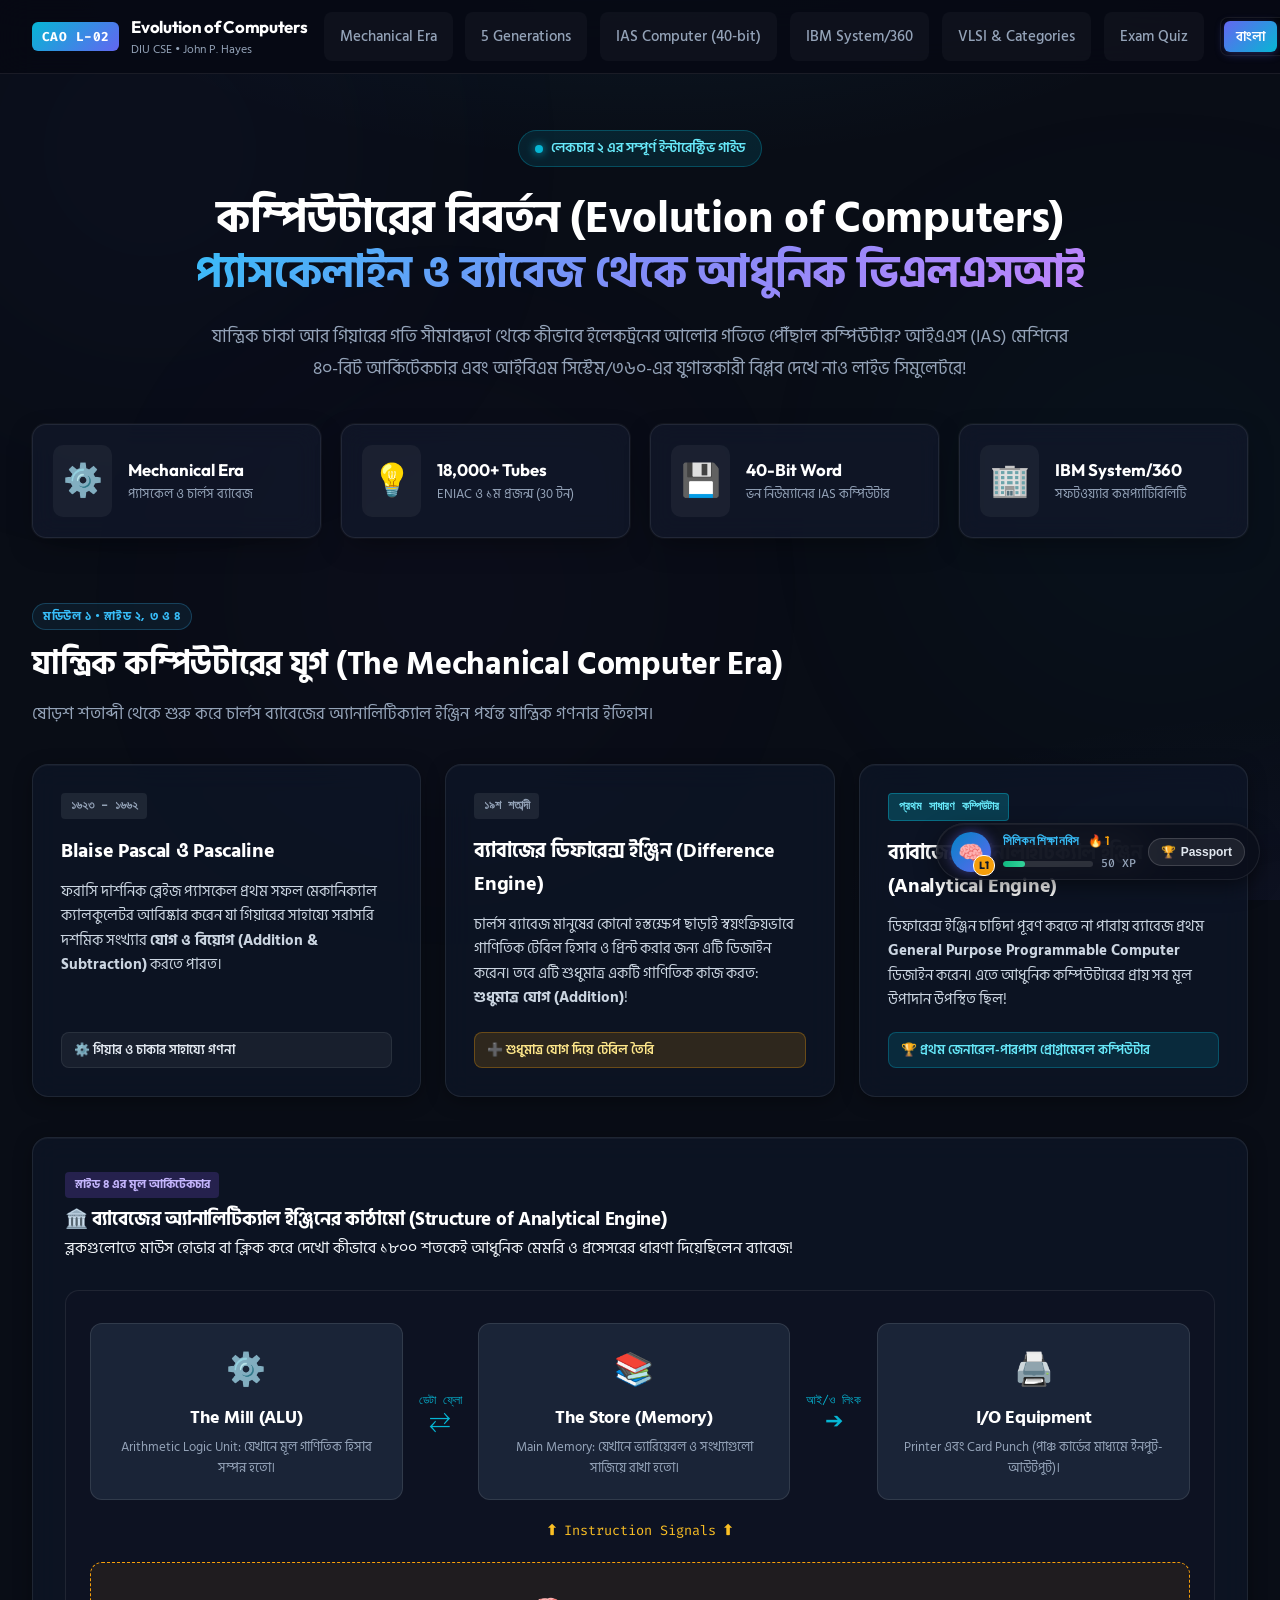
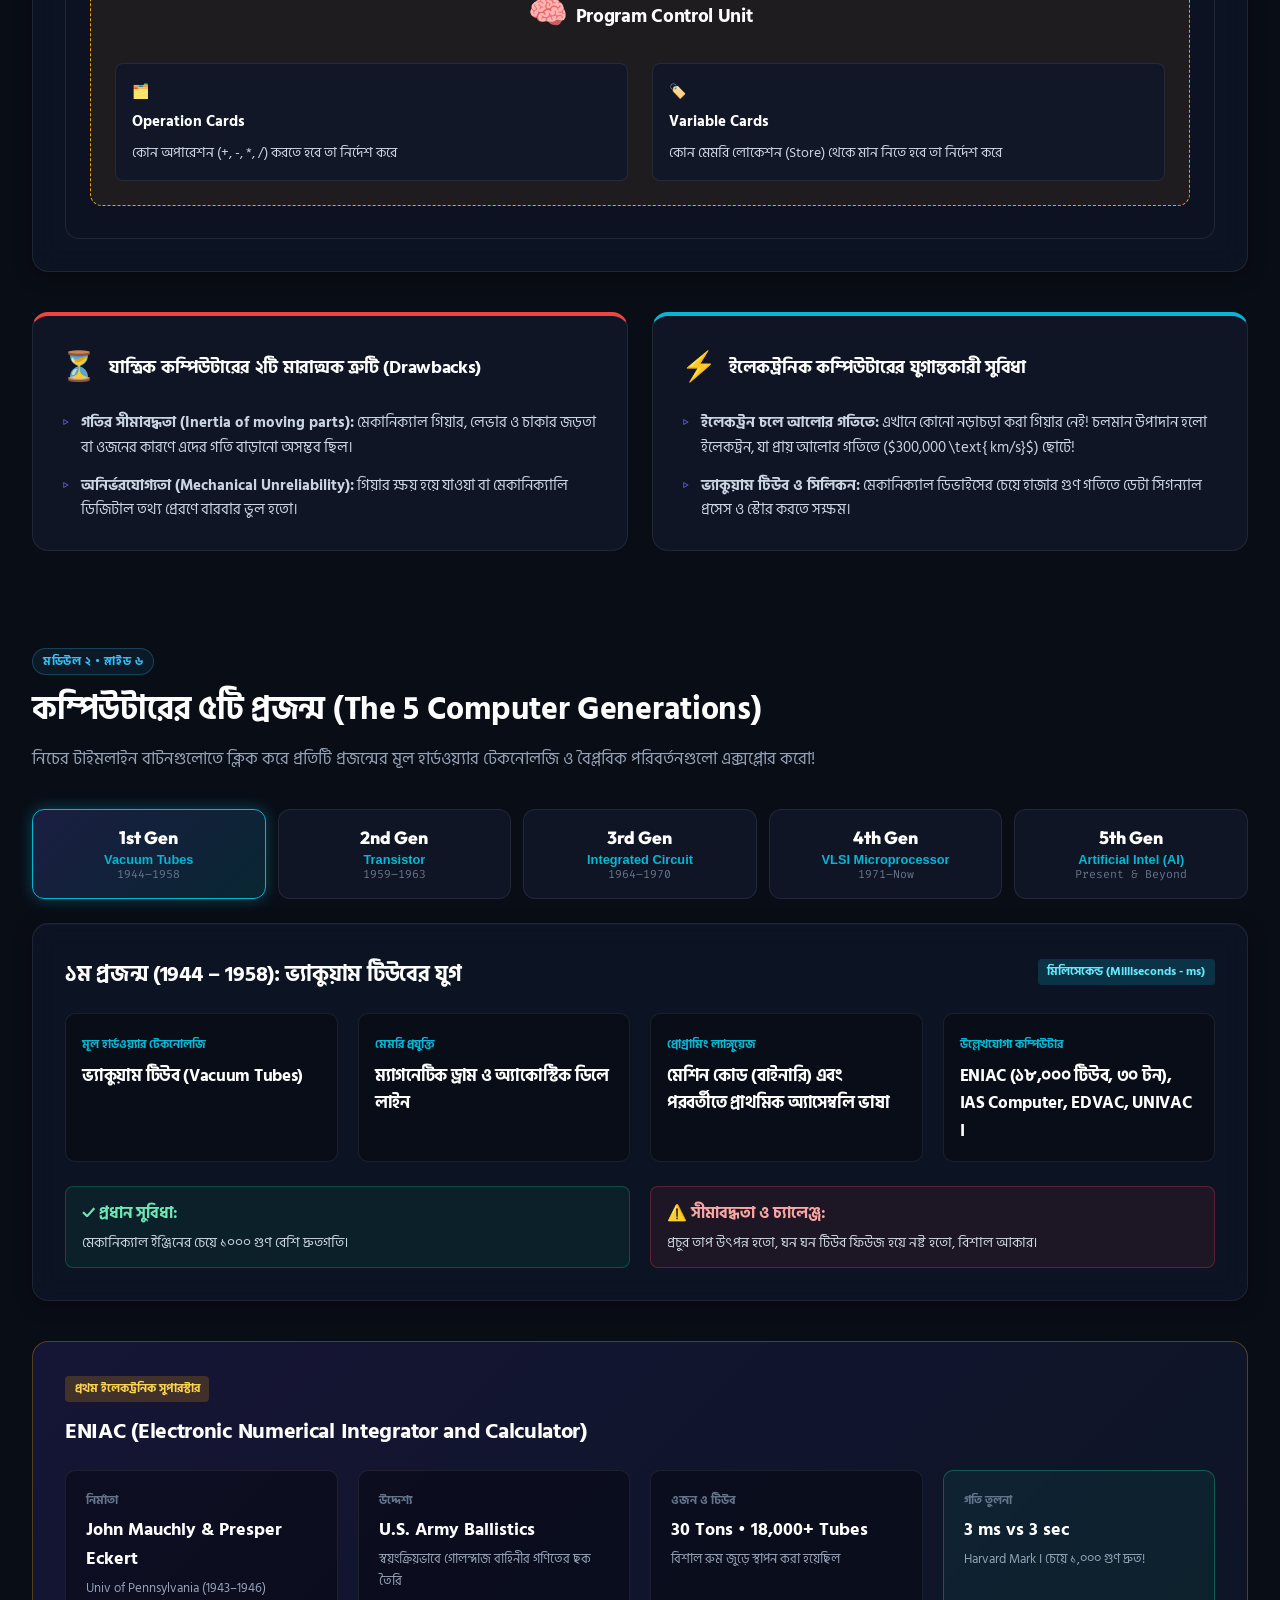
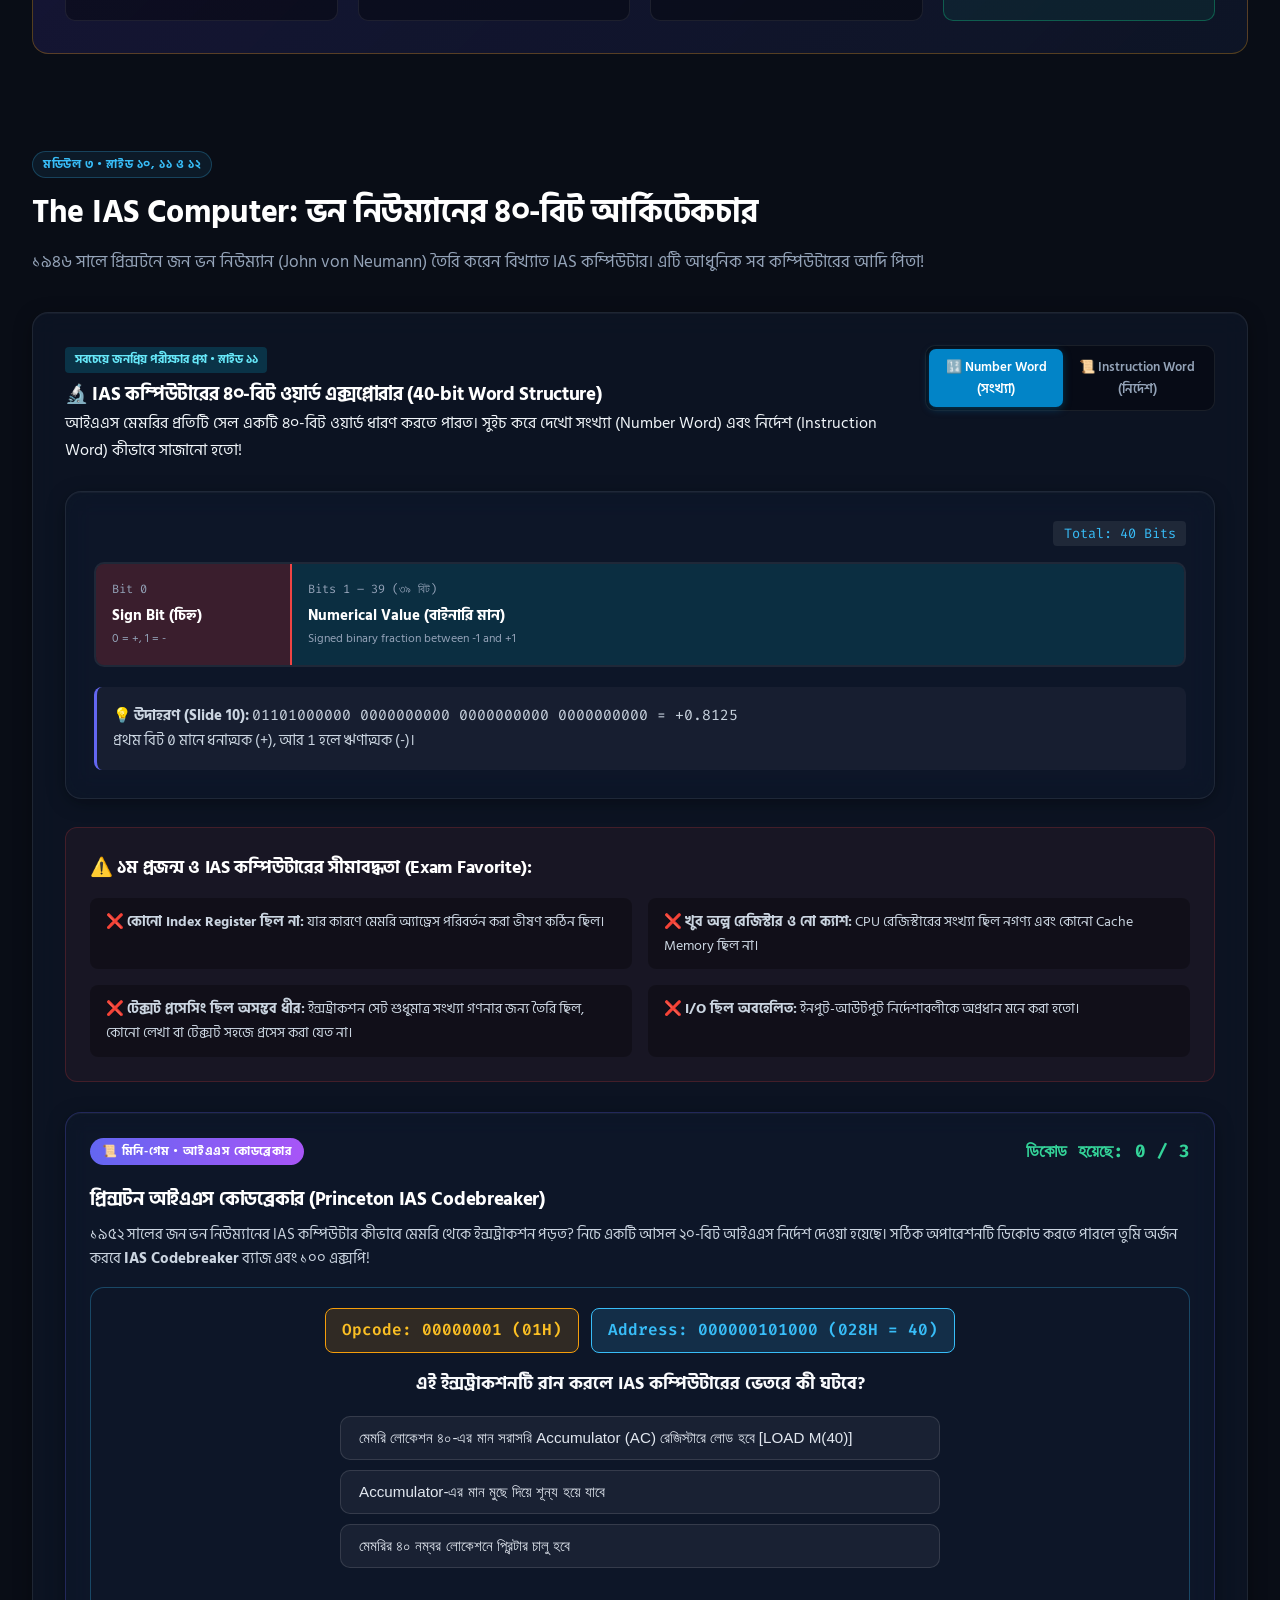
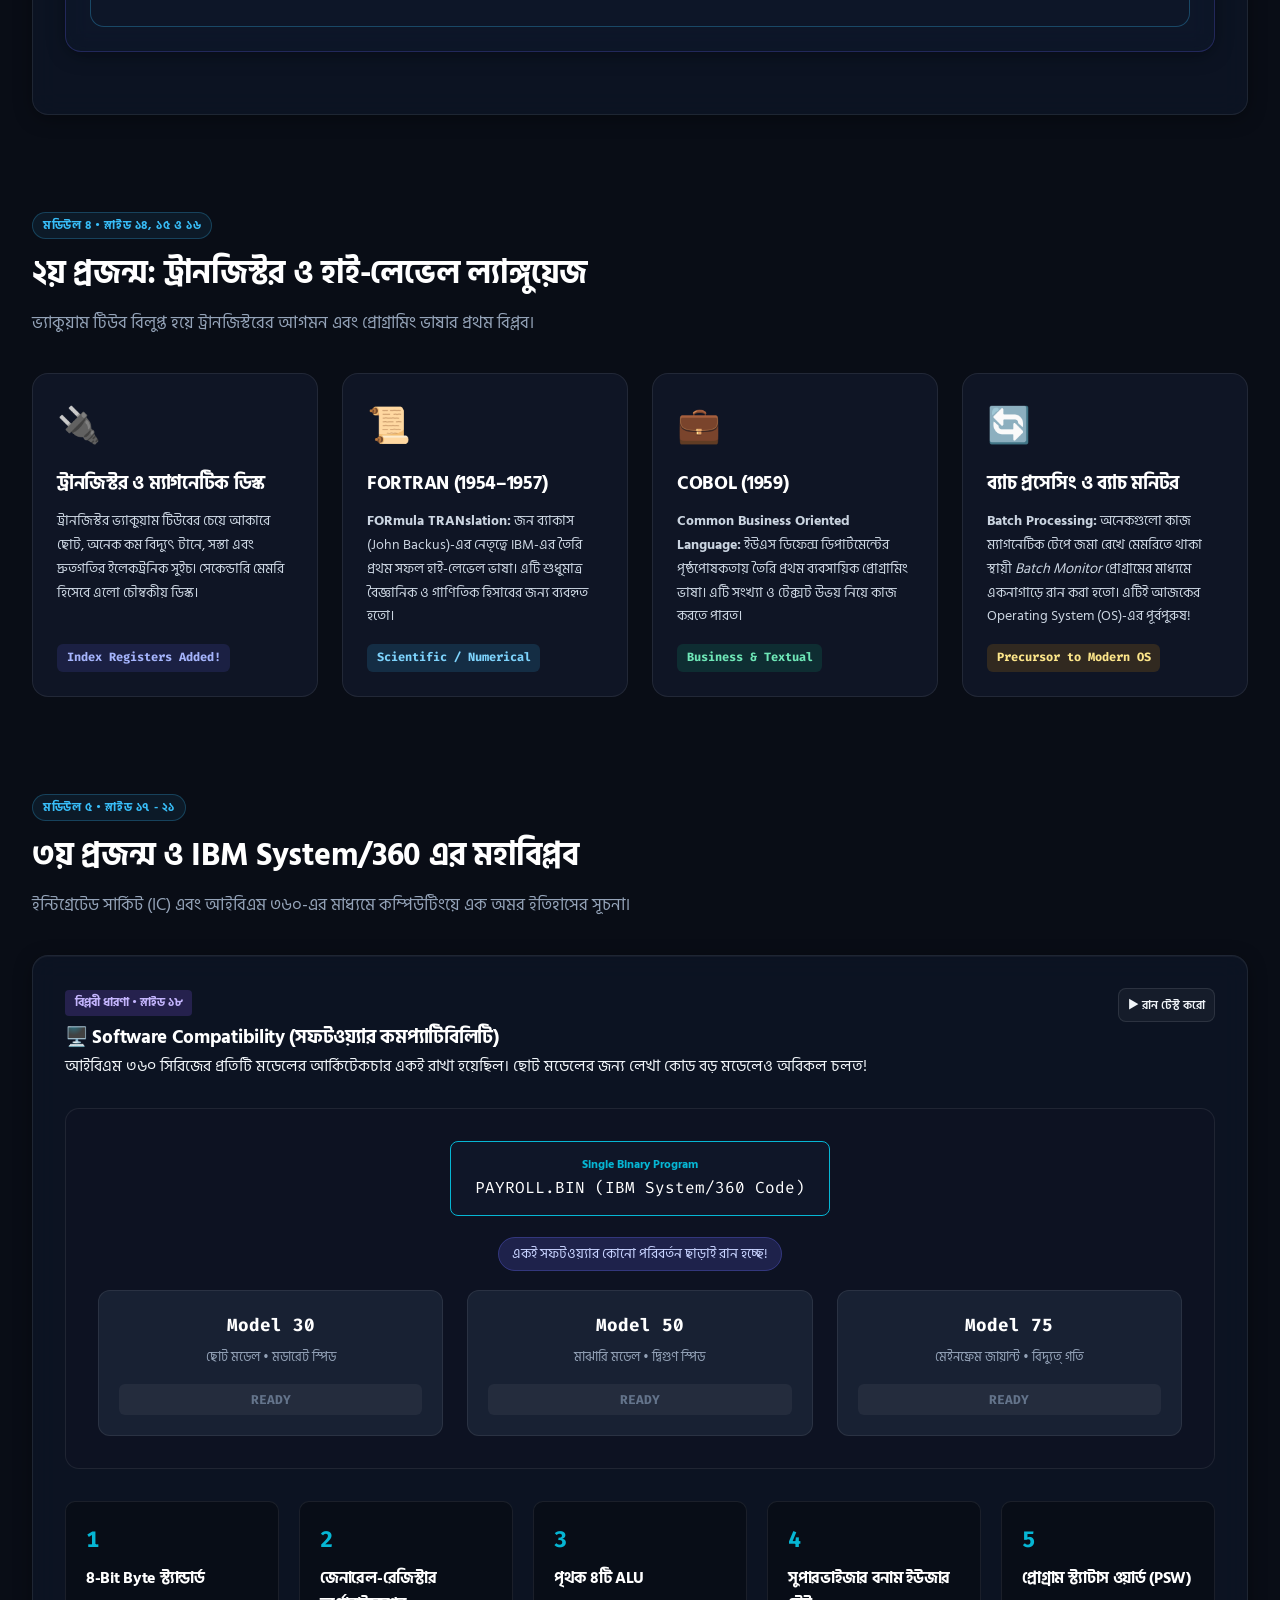
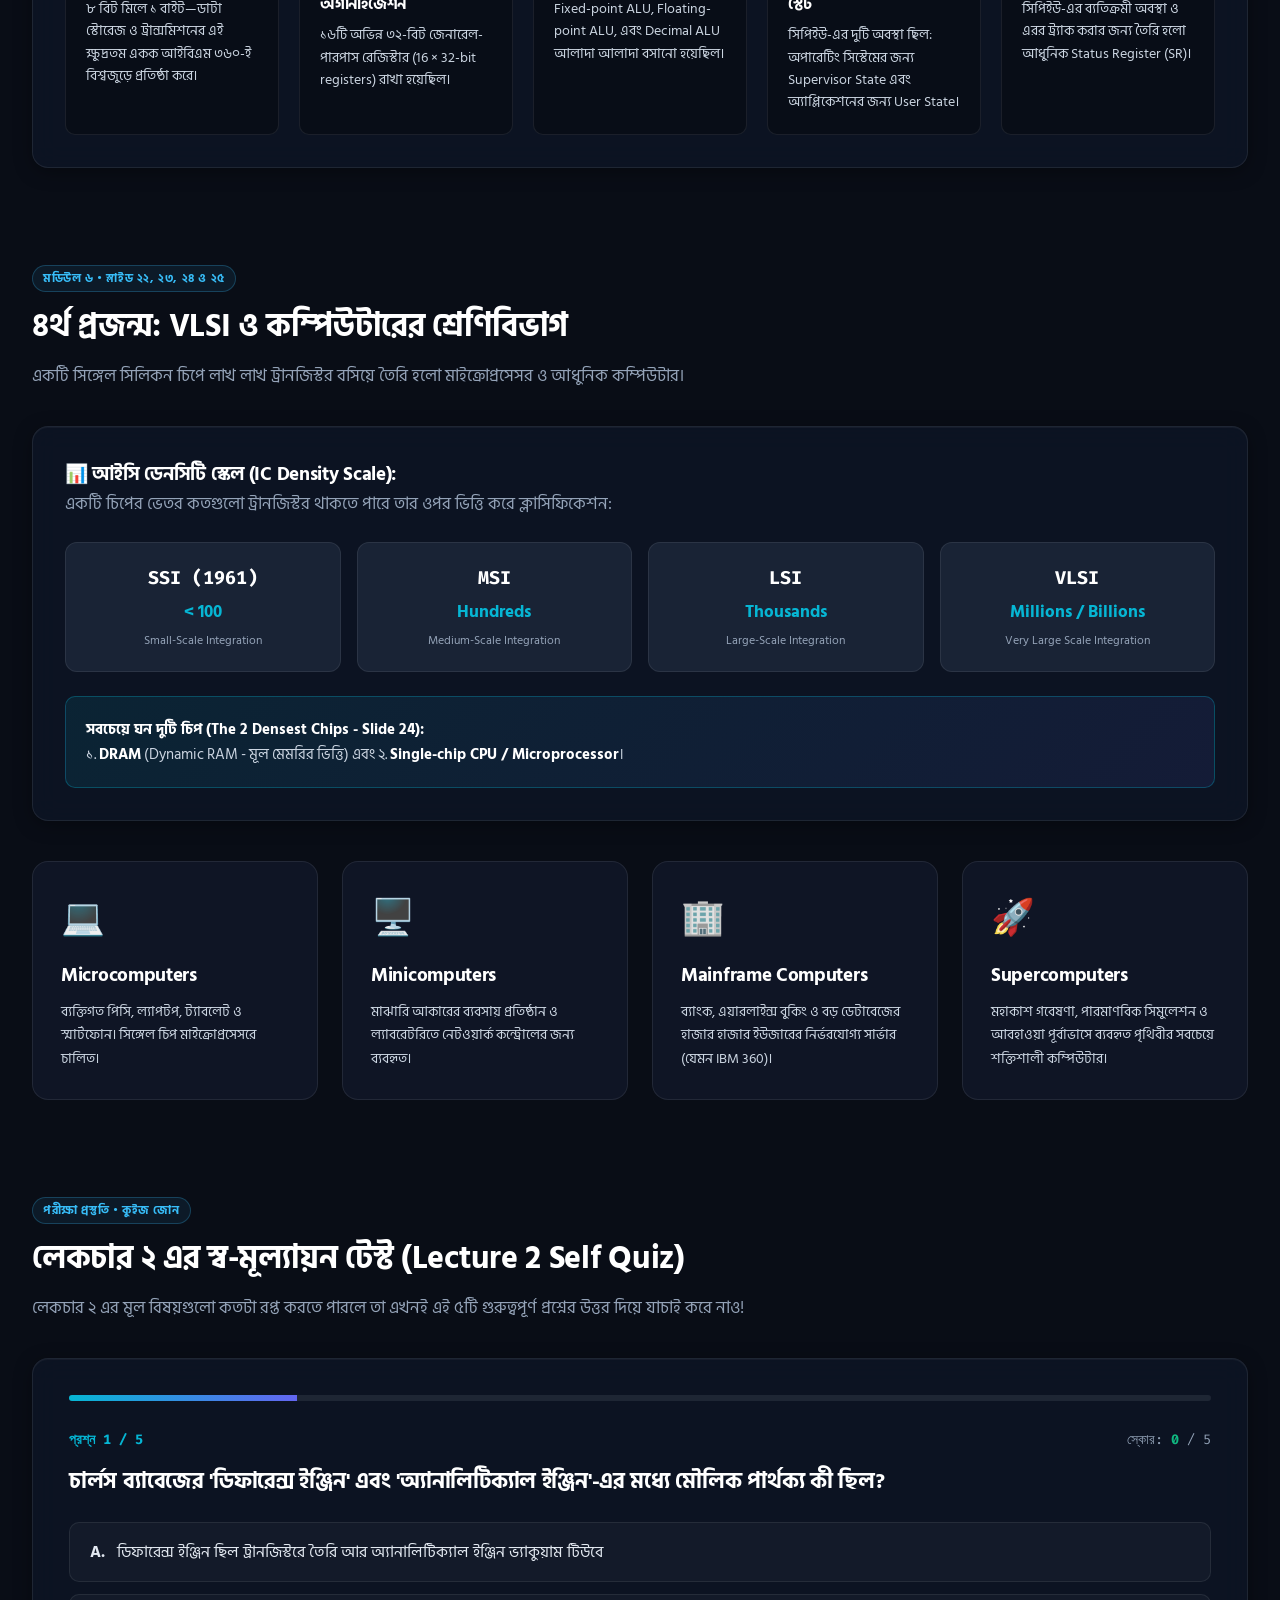
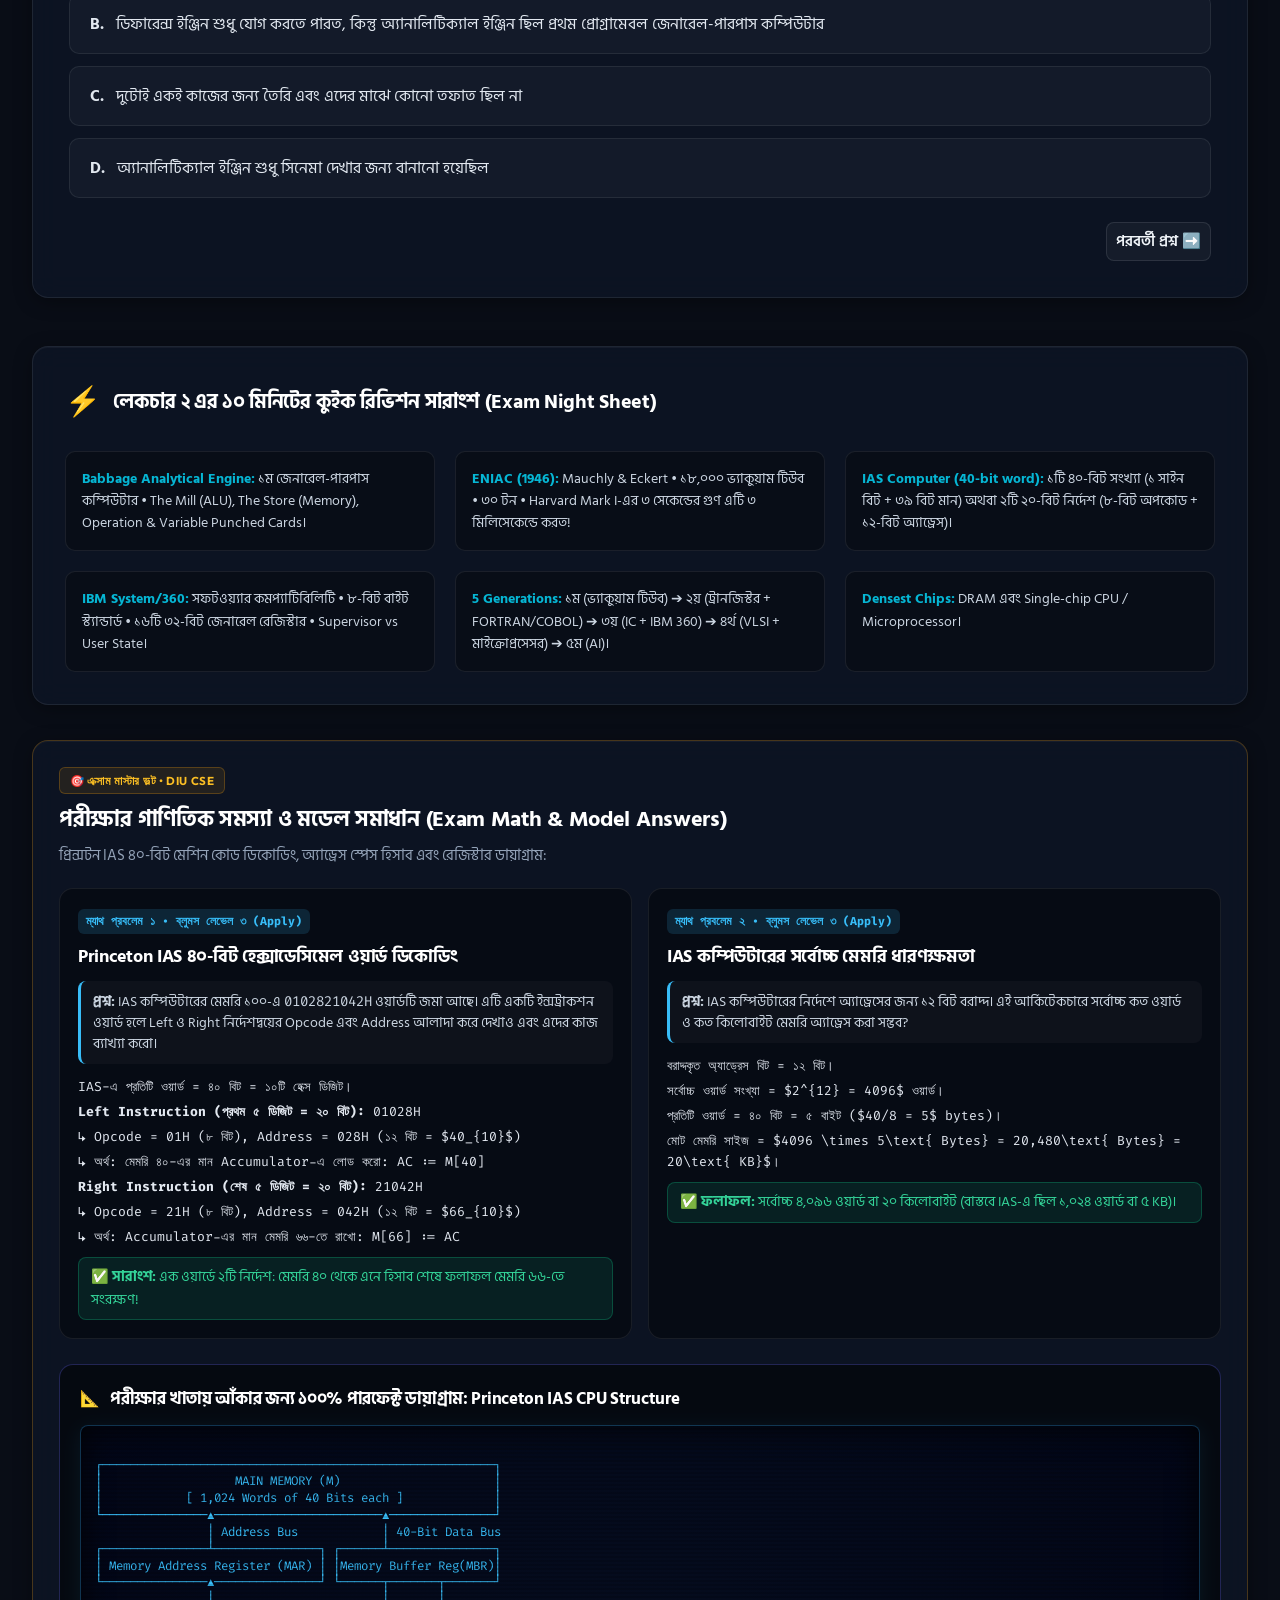
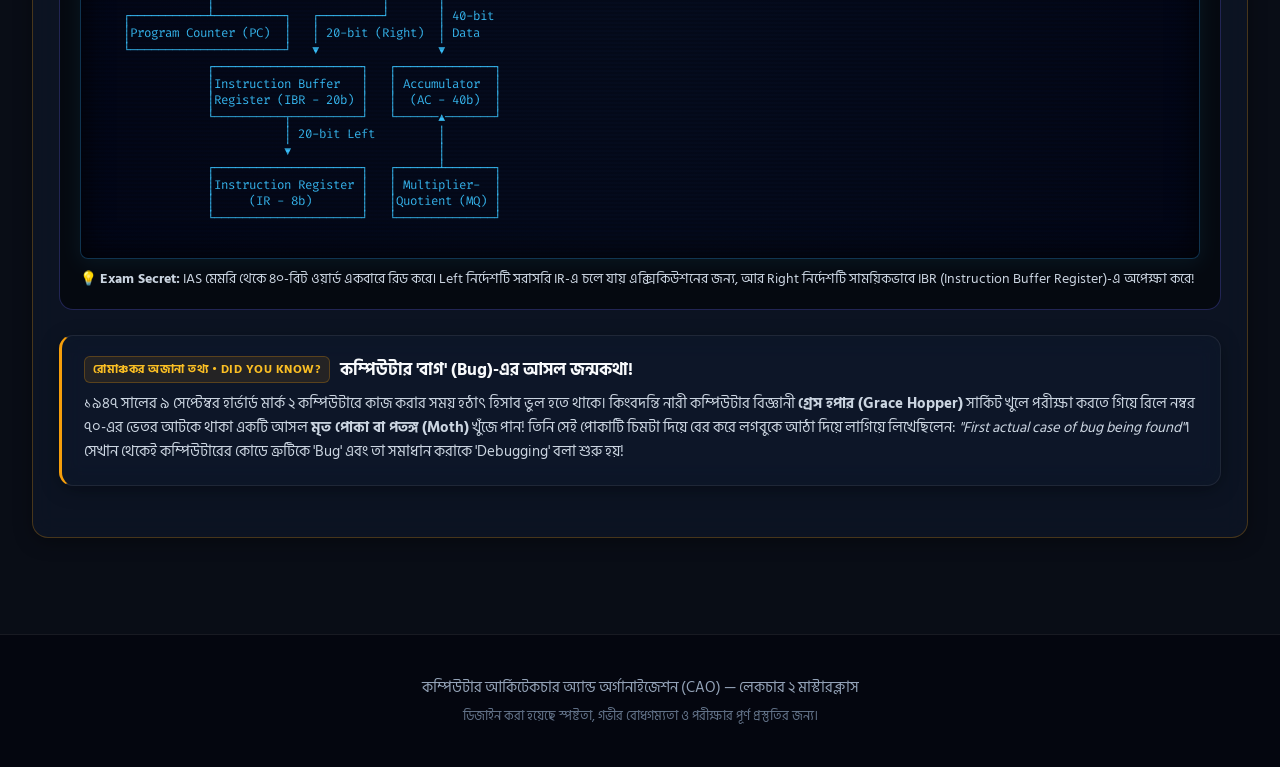
<file: lecture2-interactive/index.html>
<!DOCTYPE html>
<html lang="bn">
<head>
  <meta charset="UTF-8">
  <meta name="viewport" content="width=device-width, initial-scale=1.0">
  <title>CAO Lecture 2: Evolution of Computers - Interactive Masterclass</title>
  <meta name="description" content="Computer Architecture and Organization (CAO) Lecture 2: Evolution of Computers - Interactive visual learning platform covering Mechanical Era, 5 Generations, IAS Computer, and IBM System/360.">
  <link rel="preconnect" href="https://fonts.googleapis.com">
  <link rel="preconnect" href="https://fonts.gstatic.com" crossorigin>
  <link href="https://fonts.googleapis.com/css2?family=Fira+Code:wght@400;500;600&family=Hind+Siliguri:wght@400;500;600;700&family=Outfit:wght@300;400;500;600;700;800&display=swap" rel="stylesheet">
  <link rel="stylesheet" href="style.css">
  <link rel="stylesheet" href="../shared-gamification.css">
</head>
<body>
  <!-- Ambient Background Glows -->
  <div class="glow-orb orb-1"></div>
  <div class="glow-orb orb-2"></div>
  <div class="glow-orb orb-3"></div>

  <!-- Navigation Bar -->
  <header class="navbar" id="navbar">
    <div class="nav-container">
      <div class="brand">
        <a href="../index.html" style="text-decoration: none; color: inherit; display: flex; align-items: center; gap: 0.75rem;">
          <span class="brand-badge">CAO L-02</span>
          <div class="brand-title">
            <span class="main-title">Evolution of Computers</span>
            <span class="sub-title" data-i18n="nav_brand_sub">DIU CSE • John P. Hayes</span>
          </div>
        </a>
      </div>
      <nav class="nav-links" id="navLinks">
        <a href="#mechanical-era" class="nav-link" data-i18n="nav_mech">Mechanical Era</a>
        <a href="#generations-portal" class="nav-link" data-i18n="nav_gen">5 Generations</a>
        <a href="#ias-architecture" class="nav-link" data-i18n="nav_ias">IAS Computer (40-bit)</a>
        <a href="#ibm-system360" class="nav-link" data-i18n="nav_ibm">IBM System/360</a>
        <a href="#vlsi-categories" class="nav-link" data-i18n="nav_vlsi">VLSI & Categories</a>
        <a href="#quiz-zone" class="nav-link" data-i18n="nav_quiz">Exam Quiz</a>
      </nav>
      <div class="nav-actions">
        <!-- Language Switcher Toggle -->
        <div class="lang-switch-group" id="langSwitchGroup">
          <button id="langBnBtn" class="lang-btn active" data-lang="bn">বাংলা</button>
          <button id="langEnBtn" class="lang-btn" data-lang="en">English</button>
        </div>

        <button id="soundToggleBtn" class="action-btn" title="Toggle Sound FX">
          <span class="icon">🔊</span>
        </button>

        <!-- Lecture Switcher Dropdown (Replaces static L-01, L-03, etc.) -->
        <div class="lecture-dropdown" id="lectureDropdown">
          <button class="action-btn dropdown-toggle" id="lectureDropdownBtn" type="button" aria-haspopup="true" aria-expanded="false" title="Switch Lecture">
            <span class="icon">📚</span>
            <span class="dropdown-label">Lectures</span>
            <span class="dropdown-arrow">▾</span>
          </button>
          <div class="dropdown-menu" id="lectureDropdownMenu">
            <a href="../index.html" class="dropdown-item">
              <span class="dropdown-badge b-portal">🏠 Portal</span>
              <span class="dropdown-item-title">Course Overview & Home</span>
            </a>
            <div class="dropdown-divider"></div>
            <a href="../lecture1-interactive/index.html" class="dropdown-item">
              <span class="dropdown-badge b-l1">L-01</span>
              <span class="dropdown-item-title">Intro & Architecture</span>
            </a>
            <a href="../lecture2-interactive/index.html" class="dropdown-item current-lecture">
              <span class="dropdown-badge b-l2">L-02</span>
              <span class="dropdown-item-title">Evolution of Computers</span>
              <span class="current-dot"></span>
            </a>
            <a href="../lecture3-interactive/index.html" class="dropdown-item">
              <span class="dropdown-badge b-l3">L-03</span>
              <span class="dropdown-item-title">Design Methodology</span>
            </a>
            <a href="../lecture4-interactive/index.html" class="dropdown-item">
              <span class="dropdown-badge b-l4">L-04</span>
              <span class="dropdown-item-title">Data Representation</span>
            </a>
            <a href="../lecture5-interactive/index.html" class="dropdown-item">
              <span class="dropdown-badge b-l5">L-05</span>
              <span class="dropdown-item-title">Processor Basics</span>
            </a>
          </div>
        </div>

        <a href="#quiz-zone" class="action-btn primary-btn quiz-nav-btn">
          <span data-i18n="nav_take_test">টেস্ট দাও</span>
        </a>

        <!-- Mobile Hamburger Toggle Button -->
        <button class="nav-toggle-btn" id="navToggleBtn" type="button" aria-label="Toggle Navigation Menu" aria-expanded="false">
          <span class="hamburger-bar"></span>
          <span class="hamburger-bar"></span>
          <span class="hamburger-bar"></span>
        </button>
      </div>
    </div>
  </header>

  <main>
    <!-- Hero Section -->
    <section class="hero-section">
      <div class="hero-badge">
        <span class="badge-dot"></span> <span data-i18n="hero_badge">লেকচার ২ এর সম্পূর্ণ ইন্টারেক্টিভ গাইড</span>
      </div>
      <h1 class="hero-title" data-i18n="hero_title">
        কম্পিউটারের বিবর্তন (Evolution of Computers)<br>
        <span class="gradient-text">প্যাসকেলাইন ও ব্যাবেজ থেকে আধুনিক ভিএলএসআই</span>
      </h1>
      <p class="hero-subtitle" data-i18n="hero_subtitle">
        যান্ত্রিক চাকা আর গিয়ারের গতি সীমাবদ্ধতা থেকে কীভাবে ইলেকট্রনের আলোর গতিতে পৌঁছাল কম্পিউটার? 
        আইএএস (IAS) মেশিনের ৪০-বিট আর্কিটেকচার এবং আইবিএম সিস্টেম/৩৬০-এর যুগান্তকারী বিপ্লব দেখে নাও লাইভ সিমুলেটরে!
      </p>

      <div class="hero-stats-grid">
        <div class="stat-card">
          <div class="stat-icon">⚙️</div>
          <div class="stat-data">
            <span class="stat-number">Mechanical Era</span>
            <span class="stat-label" data-i18n="stat_mech">প্যাসকেল ও চার্লস ব্যাবেজ</span>
          </div>
        </div>
        <div class="stat-card">
          <div class="stat-icon">💡</div>
          <div class="stat-data">
            <span class="stat-number">18,000+ Tubes</span>
            <span class="stat-label" data-i18n="stat_eniac">ENIAC ও ১ম প্রজন্ম (30 টন)</span>
          </div>
        </div>
        <div class="stat-card">
          <div class="stat-icon">💾</div>
          <div class="stat-data">
            <span class="stat-number">40-Bit Word</span>
            <span class="stat-label" data-i18n="stat_ias">ভন নিউম্যানের IAS কম্পিউটার</span>
          </div>
        </div>
        <div class="stat-card">
          <div class="stat-icon">🏢</div>
          <div class="stat-data">
            <span class="stat-number">IBM System/360</span>
            <span class="stat-label" data-i18n="stat_ibm">সফটওয়্যার কমপ্যাটিবিলিটি</span>
          </div>
        </div>
      </div>
    </section>

    <!-- SECTION 1: Mechanical Era (Pascal & Babbage) -->
    <section id="mechanical-era" class="content-section">
      <div class="section-header">
        <div class="section-tag" data-i18n="sec1_tag">মডিউল ১ • স্লাইড ২, ৩ ও ৪</div>
        <h2 data-i18n="sec1_title">যান্ত্রিক কম্পিউটারের যুগ (The Mechanical Computer Era)</h2>
        <p class="section-desc" data-i18n="sec1_desc">
          ষোড়শ শতাব্দী থেকে শুরু করে চার্লস ব্যাবেজের অ্যানালিটিক্যাল ইঞ্জিন পর্যন্ত যান্ত্রিক গণনার ইতিহাস।
        </p>
      </div>

      <div class="history-cards-grid">
        <!-- Pascaline -->
        <div class="history-card">
          <div class="card-badge" data-i18n="pascal_era">১৬২৩ - ১৬৬২</div>
          <h3 data-i18n="pascal_title">Blaise Pascal ও Pascaline</h3>
          <p data-i18n="pascal_desc">
            ফরাসি দার্শনিক ব্লেইজ প্যাসকেল প্রথম সফল মেকানিক্যাল ক্যালকুলেটর আবিষ্কার করেন যা গিয়ারের সাহায্যে সরাসরি দশমিক সংখ্যার <strong>যোগ ও বিয়োগ (Addition & Subtraction)</strong> করতে পারত।
          </p>
          <div class="highlight-pill" data-i18n="pascal_pill">⚙️ গিয়ার ও চাকার সাহায্যে গণনা</div>
        </div>

        <!-- Babbage Difference Engine -->
        <div class="history-card">
          <div class="card-badge" data-i18n="diff_era">১৯শ শতাব্দী</div>
          <h3 data-i18n="diff_title">Babbage's Difference Engine</h3>
          <p data-i18n="diff_engine_desc">
            চার্লস ব্যাবেজ মানুষের কোনো হস্তক্ষেপ ছাড়াই স্বয়ংক্রিয়ভাবে গাণিতিক টেবিল হিসাব ও প্রিন্ট করার জন্য এটি ডিজাইন করেন। তবে এটি শুধুমাত্র একটি গাণিতিক কাজ করত: <strong>শুধুমাত্র যোগ (Addition)</strong>!
          </p>
          <div class="highlight-pill highlight-amber" data-i18n="diff_pill">➕ শুধুমাত্র যোগ দিয়ে টেবিল তৈরি</div>
        </div>

        <!-- Babbage Analytical Engine -->
        <div class="history-card featured-card">
          <div class="card-badge badge-glow" data-i18n="analytical_badge">প্রথম সাধারণ কম্পিউটার</div>
          <h3 data-i18n="analytical_title">Babbage's Analytical Engine</h3>
          <p data-i18n="analytical_engine_desc">
            ডিফারেন্স ইঞ্জিন চাহিদা পূরণ করতে না পারায় ব্যাবেজ প্রথম <strong>General Purpose Programmable Computer</strong> ডিজাইন করেন। এতে আধুনিক কম্পিউটারের প্রায় সব মূল উপাদান উপস্থিত ছিল!
          </p>
          <div class="highlight-pill highlight-cyan" data-i18n="analytical_pill">🏆 First General-Purpose Programmable Computer</div>
        </div>
      </div>

      <!-- Babbage's Analytical Engine Architecture Interactive Model (Slide 4) -->
      <div class="interactive-lab-card">
        <div class="lab-header">
          <div>
            <span class="badge-status highlight-indigo" data-i18n="babbage_lab_badge">স্লাইড ৪ এর মূল আর্কিটেকচার</span>
            <h3 data-i18n="babbage_lab_title">🏛️ ব্যাবেজের অ্যানালিটিক্যাল ইঞ্জিনের কাঠামো (Structure of Analytical Engine)</h3>
            <p data-i18n="babbage_lab_desc">
              ব্লকগুলোতে মাউস হোভার বা ক্লিক করে দেখো কীভাবে ১৮০০ শতকেই আধুনিক মেমরি ও প্রসেসরের ধারণা দিয়েছিলেন ব্যাবেজ!
            </p>
          </div>
        </div>

        <div class="babbage-architecture-diagram">
          <div class="babbage-top-row">
            <div class="babbage-block block-mill" id="blockMill">
              <span class="b-icon">⚙️</span>
              <h4>The Mill (ALU)</h4>
              <p data-i18n="babbage_mill_desc">Arithmetic Logic Unit: যেখানে মূল গাণিতিক হিসাব সম্পন্ন হতো।</p>
            </div>

            <div class="babbage-bus data-bus">
              <span class="bus-text" data-i18n="bus_data">Data Flow</span>
              <span class="bus-arrows">⇄</span>
            </div>

            <div class="babbage-block block-store" id="blockStore">
              <span class="b-icon">📚</span>
              <h4>The Store (Memory)</h4>
              <p data-i18n="babbage_store_desc">Main Memory: যেখানে ভ্যারিয়েবল ও সংখ্যাগুলো সাজিয়ে রাখা হতো।</p>
            </div>

            <div class="babbage-bus io-bus">
              <span class="bus-text" data-i18n="bus_io">I/O Link</span>
              <span class="bus-arrows">➔</span>
            </div>

            <div class="babbage-block block-io" id="blockIO">
              <span class="b-icon">🖨️</span>
              <h4>I/O Equipment</h4>
              <p data-i18n="babbage_io_desc">Printer এবং Card Punch (পাঞ্চ কার্ডের মাধ্যমে ইনপুট-আউটপুট)।</p>
            </div>
          </div>

          <div class="babbage-instruction-flow">
            <div class="instruction-arrow">⬆️ Instruction Signals ⬆️</div>
          </div>

          <div class="babbage-pcu-block" id="blockPCU">
            <div class="pcu-header">
              <span class="b-icon">🧠</span>
              <h4>Program Control Unit</h4>
            </div>
            <div class="pcu-cards-wrapper">
              <div class="punch-card operation-card">
                <span class="card-icon">🗂️</span>
                <strong>Operation Cards</strong>
                <span data-i18n="pcu_op_card">কোন অপারেশন (+, -, *, /) করতে হবে তা নির্দেশ করে</span>
              </div>
              <div class="punch-card variable-card">
                <span class="card-icon">🏷️</span>
                <strong>Variable Cards</strong>
                <span data-i18n="pcu_var_card">কোন মেমরি লোকেশন (Store) থেকে মান নিতে হবে তা নির্দেশ করে</span>
              </div>
            </div>
          </div>
        </div>
      </div>

      <!-- Mechanical vs Electronic Comparison (Slide 5) -->
      <div class="duel-box-wide">
        <div class="duel-column mech-col">
          <div class="duel-col-header">
            <span class="duel-col-icon">⏳</span>
            <h4 data-i18n="mech_drawback_title">যান্ত্রিক কম্পিউটারের ২টি মারাত্মক ত্রুটি (Drawbacks)</h4>
          </div>
          <ul>
            <li data-i18n="mech_drawback1"><strong>গতির সীমাবদ্ধতা (Inertia of moving parts):</strong> মেকানিক্যাল গিয়ার, লেভার ও চাকার জড়তা বা ওজনের কারণে এদের গতি বাড়ানো অসম্ভব ছিল।</li>
            <li data-i18n="mech_drawback2"><strong>অনির্ভরযোগ্যতা (Mechanical Unreliability):</strong> গিয়ার ক্ষয় হয়ে যাওয়া বা মেকানিক্যালি ডিজিটাল তথ্য প্রেরণে বারবার ভুল হতো।</li>
          </ul>
        </div>

        <div class="duel-column elec-col">
          <div class="duel-col-header">
            <span class="duel-col-icon">⚡</span>
            <h4 data-i18n="elec_adv_title">ইলেকট্রনিক কম্পিউটারের যুগান্তকারী সুবিধা</h4>
          </div>
          <ul>
            <li data-i18n="elec_adv1"><strong>ইলেকট্রন চলে আলোর গতিতে:</strong> এখানে কোনো নড়াচড়া করা গিয়ার নেই! চলমান উপাদান হলো ইলেকট্রন, যা প্রায় আলোর গতিতে ($300,000 \text{ km/s}$) ছোটে!</li>
            <li data-i18n="elec_adv2"><strong>ভ্যাকুয়াম টিউব ও সিলিকন:</strong> মেকানিক্যাল ডিভাইসের চেয়ে হাজার গুণ গতিতে ডেটা সিগন্যাল প্রসেস ও স্টোর করতে সক্ষম।</li>
          </ul>
        </div>
      </div>
    </section>

    <!-- SECTION 2: The 5 Computer Generations -->
    <section id="generations-portal" class="content-section">
      <div class="section-header">
        <div class="section-tag" data-i18n="sec2_tag">মডিউল ২ • স্লাইড ৬</div>
        <h2 data-i18n="sec2_title">কম্পিউটারের ৫টি প্রজন্ম (The 5 Computer Generations)</h2>
        <p class="section-desc" data-i18n="sec2_desc">
          নিচের টাইমলাইন বাটনগুলোতে ক্লিক করে প্রতিটি প্রজন্মের মূল হার্ডওয়্যার টেকনোলজি ও বৈপ্লবিক পরিবর্তনগুলো এক্সপ্লোর করো!
        </p>
      </div>

      <!-- Interactive Generation Selector Tabs -->
      <div class="generations-nav-tabs" id="genTabsNav">
        <button class="gen-tab active" data-gen="1">
          <span class="gen-title">1st Gen</span>
          <span class="gen-tech">Vacuum Tubes</span>
          <span class="gen-years">1944–1958</span>
        </button>
        <button class="gen-tab" data-gen="2">
          <span class="gen-title">2nd Gen</span>
          <span class="gen-tech">Transistor</span>
          <span class="gen-years">1959–1963</span>
        </button>
        <button class="gen-tab" data-gen="3">
          <span class="gen-title">3rd Gen</span>
          <span class="gen-tech">Integrated Circuit</span>
          <span class="gen-years">1964–1970</span>
        </button>
        <button class="gen-tab" data-gen="4">
          <span class="gen-title">4th Gen</span>
          <span class="gen-tech">VLSI Microprocessor</span>
          <span class="gen-years">1971–Now</span>
        </button>
        <button class="gen-tab" data-gen="5">
          <span class="gen-title">5th Gen</span>
          <span class="gen-tech">Artificial Intel (AI)</span>
          <span class="gen-years">Present & Beyond</span>
        </button>
      </div>

      <!-- Dynamic Generation Content Panel -->
      <div class="interactive-lab-card" id="genDisplayCard">
        <div class="gen-card-inner" id="genCardInner">
          <!-- Populated by JavaScript dynamically -->
        </div>
      </div>

      <!-- First Generation Hardware Spotlight: ENIAC (Slide 7) -->
      <div class="spotlight-card eniac-spotlight">
        <div class="spotlight-header">
          <span class="badge-status highlight-orange" data-i18n="eniac_badge">প্রথম ইলেকট্রনিক সুপারস্টার</span>
          <h3>ENIAC (Electronic Numerical Integrator and Calculator)</h3>
        </div>
        <div class="spotlight-body">
          <div class="eniac-specs-grid">
            <div class="spec-box">
              <span class="spec-label" data-i18n="eniac_maker">নির্মাতা</span>
              <span class="spec-val">John Mauchly & Presper Eckert</span>
              <span class="spec-sub">Univ of Pennsylvania (1943–1946)</span>
            </div>
            <div class="spec-box">
              <span class="spec-label" data-i18n="eniac_purpose">উদ্দেশ্য</span>
              <span class="spec-val">U.S. Army Ballistics</span>
              <span class="spec-sub" data-i18n="eniac_purpose_sub">স্বয়ংক্রিয়ভাবে গোলন্দাজ বাহিনীর গণিতের ছক তৈরি</span>
            </div>
            <div class="spec-box">
              <span class="spec-label" data-i18n="eniac_weight">ওজন ও টিউব</span>
              <span class="spec-val">30 Tons • 18,000+ Tubes</span>
              <span class="spec-sub" data-i18n="eniac_weight_sub">বিশাল রুম জুড়ে স্থাপন করা হয়েছিল</span>
            </div>
            <div class="spec-box highlight-green-box">
              <span class="spec-label" data-i18n="eniac_speed">গতি তুলনা</span>
              <span class="spec-val">3 ms vs 3 sec</span>
              <span class="spec-sub" data-i18n="eniac_speed_sub">Harvard Mark I চেয়ে ১,০০০ গুণ দ্রুত!</span>
            </div>
          </div>
        </div>
      </div>
    </section>

    <!-- SECTION 3: The IAS Computer Architecture (40-Bit Word) -->
    <section id="ias-architecture" class="content-section">
      <div class="section-header">
        <div class="section-tag" data-i18n="sec3_tag">মডিউল ৩ • স্লাইড ১০, ১১ ও ১২</div>
        <h2 data-i18n="sec3_title">The IAS Computer: ভন নিউম্যানের ৪০-বিট আর্কিটেকচার</h2>
        <p class="section-desc" data-i18n="sec3_desc">
          ১৯৪৬ সালে প্রিন্সটনে জন ভন নিউম্যান (John von Neumann) তৈরি করেন বিখ্যাত IAS কম্পিউটার। এটি আধুনিক সব কম্পিউটারের আদি পিতা!
        </p>
      </div>

      <!-- Interactive 40-Bit Word Inspector (Slide 10 & 11) -->
      <div class="interactive-lab-card" id="ias-word-lab">
        <div class="lab-header">
          <div>
            <span class="badge-status highlight-cyan" data-i18n="ias_badge">সবচেয়ে জনপ্রিয় পরীক্ষার প্রশ্ন • স্লাইড ১১</span>
            <h3 data-i18n="ias_lab_title">🔬 IAS কম্পিউটারের ৪০-বিট ওয়ার্ড এক্সপ্লোরার (40-bit Word Structure)</h3>
            <p data-i18n="ias_lab_desc">
              আইএএস মেমরির প্রতিটি সেল একটি ৪০-বিট ওয়ার্ড ধারণ করতে পারত। সুইচ করে দেখো সংখ্যা (Number Word) এবং নির্দেশ (Instruction Word) কীভাবে সাজানো হতো!
            </p>
          </div>
          <div class="toggle-group">
            <button id="btnWordNumber" class="toggle-btn active" data-i18n="btn_word_num">🔢 Number Word (সংখ্যা)</button>
            <button id="btnWordInstruction" class="toggle-btn" data-i18n="btn_word_inst">📜 Instruction Word (নির্দেশ)</button>
          </div>
        </div>

        <!-- Visual 40-Bit Word Visualization -->
        <div class="word-visualizer-box">
          <div class="word-total-badge">
            <span class="bit-count">Total: 40 Bits</span>
          </div>

          <!-- Number Word View -->
          <div id="numberWordView" class="word-representation active">
            <div class="bit-strip number-strip">
              <div class="bit-segment sign-bit">
                <span class="bit-index">Bit 0</span>
                <span class="seg-title" data-i18n="sign_bit_title">Sign Bit (চিহ্ন)</span>
                <span class="seg-sub">0 = +, 1 = -</span>
              </div>
              <div class="bit-segment value-bits">
                <span class="bit-index" data-i18n="bits_val_idx">Bits 1 – 39 (৩৯ বিট)</span>
                <span class="seg-title" data-i18n="bits_val_title">Numerical Value (বাইনারি মান)</span>
                <span class="seg-sub">Signed binary fraction between -1 and +1</span>
              </div>
            </div>
            <div class="word-explanation-banner" data-i18n="number_word_banner">
              💡 <strong>উদাহরণ (Slide 10):</strong> 
              <code>01101000000 0000000000 0000000000 0000000000 = +0.8125</code><br>
              প্রথম বিট <code>0</code> মানে ধনাত্মক (+), আর <code>1</code> হলে ঋণাত্মক (-)।
            </div>
          </div>

          <!-- Instruction Word View -->
          <div id="instructionWordView" class="word-representation">
            <div class="bit-strip instruction-strip">
              <!-- Left Instruction -->
              <div class="instruction-half left-inst">
                <div class="half-label" data-i18n="left_inst_label">Left Instruction (২০ বিট)</div>
                <div class="sub-segments">
                  <div class="seg-opcode">
                    <span class="bit-index">0 – 7 (8 bits)</span>
                    <strong class="seg-title">Opcode</strong>
                    <span class="seg-sub" data-i18n="opcode_desc">কী কাজ (ADD, SUB)</span>
                  </div>
                  <div class="seg-address">
                    <span class="bit-index">8 – 19 (12 bits)</span>
                    <strong class="seg-title">Address</strong>
                    <span class="seg-sub" data-i18n="addr_desc">মেমরি লোকেশন (0 to 999)</span>
                  </div>
                </div>
              </div>

              <!-- Right Instruction -->
              <div class="instruction-half right-inst">
                <div class="half-label" data-i18n="right_inst_label">Right Instruction (২০ বিট)</div>
                <div class="sub-segments">
                  <div class="seg-opcode">
                    <span class="bit-index">20 – 27 (8 bits)</span>
                    <strong class="seg-title">Opcode</strong>
                    <span class="seg-sub" data-i18n="opcode_desc">কী কাজ (ADD, SUB)</span>
                  </div>
                  <div class="seg-address">
                    <span class="bit-index">28 – 39 (12 bits)</span>
                    <strong class="seg-title">Address</strong>
                    <span class="seg-sub" data-i18n="addr_desc">মেমরি লোকেশন (0 to 999)</span>
                  </div>
                </div>
              </div>
            </div>
            <div class="word-explanation-banner highlight-cyan-banner" data-i18n="inst_word_banner">
              ⚡ <strong>জাদুটি লক্ষ্য করো:</strong> একটি ৪০-বিট মেমরি লোকেশনে সরাসরি <strong>২টি পূর্ণাঙ্গ ২০-বিট নির্দেশ</strong> (Left ও Right) জমা রাখা যায়!
            </div>
          </div>
        </div>

        <!-- Limitations of First Generation / IAS (Slide 13) -->
        <div class="ias-limitations-box">
          <h4 data-i18n="ias_limits_title">⚠️ ১ম প্রজন্ম ও IAS কম্পিউটারের সীমাবদ্ধতা (Exam Favorite):</h4>
          <div class="limits-grid">
            <div class="limit-item" data-i18n="limit_1">
              ❌ <strong>কোনো Index Register ছিল না:</strong> যার কারণে মেমরি অ্যাড্রেস পরিবর্তন করা ভীষণ কঠিন ছিল।
            </div>
            <div class="limit-item" data-i18n="limit_2">
              ❌ <strong>খুব অল্প রেজিস্টার ও নো ক্যাশ:</strong> CPU রেজিস্টারের সংখ্যা ছিল নগণ্য এবং কোনো Cache Memory ছিল না।
            </div>
            <div class="limit-item" data-i18n="limit_3">
              ❌ <strong>টেক্সট প্রসেসিং ছিল অসম্ভব ধীর:</strong> ইন্সট্রাকশন সেট শুধুমাত্র সংখ্যা গণনার জন্য তৈরি ছিল, কোনো লেখা বা টেক্সট সহজে প্রসেস করা যেত না।
            </div>
            <div class="limit-item" data-i18n="limit_4">
              ❌ <strong>I/O ছিল অবহেলিত:</strong> ইনপুট-আউটপুট নির্দেশাবলীকে অপ্রধান মনে করা হতো।
            </div>
          </div>
        </div>
        <!-- Mini-Game: IAS Codebreaker Challenge -->
        <div class="minigame-card" id="iasCrackerGame">
          <div class="minigame-header">
            <div class="minigame-badge" data-i18n="ias_game_badge">📜 Mini-Game • IAS Codebreaker</div>
            <div class="minigame-score"><span data-i18n="ias_game_score_label">Cracked:</span> <span id="iasScore">0</span> / 3</div>
          </div>
          <h3 style="color:#f8fafc; margin-bottom:8px;" data-i18n="ias_game_title">প্রিন্সটন আইএএস কোডব্রেকার (Princeton IAS Codebreaker)</h3>
          <p style="color:#cbd5e1; font-size:0.92rem; margin-bottom:16px;" data-i18n="ias_game_desc">
            ১৯৫২ সালের জন ভন নিউম্যানের IAS কম্পিউটার কীভাবে মেমরি থেকে ইন্সট্রাকশন পড়ত? নিচে একটি আসল ২০-বিট আইএএস নির্দেশ দেওয়া হয়েছে। 
            সঠিক অপারেশনটি ডিকোড করতে পারলে তুমি অর্জন করবে <strong>IAS Codebreaker</strong> ব্যাজ এবং ১০০ এক্সপি!
          </p>

          <div class="ias-cracker-display">
            <div class="ias-code-box">
              <span class="code-seg opcode-seg" id="iasDisplayOpcode">Opcode: 00000001 (01H)</span>
              <span class="code-seg addr-seg" id="iasDisplayAddr">Address: 000000101000 (028H)</span>
            </div>
            <div class="ias-mission-text" id="iasMissionPrompt" data-i18n="ias_mission_prompt">
              এই ইন্সট্রাকশনটি রান করলে IAS কম্পিউটারের ভেতরে কী ঘটবে?
            </div>
            <div class="ias-options-grid" id="iasOptionsGrid">
              <!-- Dynamically populated options -->
            </div>
            <div class="ias-feedback" id="iasFeedback"></div>
          </div>
        </div>
      </div>
    </section>

    <!-- SECTION 4: 2nd Generation & Languages -->
    <section id="second-generation" class="content-section">
      <div class="section-header">
        <div class="section-tag" data-i18n="sec4_tag">মডিউল ৪ • স্লাইড ১৪, ১৫ ও ১৬</div>
        <h2 data-i18n="sec4_title">২য় প্রজন্ম: ট্রানজিস্টর ও হাই-লেভেল ল্যাঙ্গুয়েজ</h2>
        <p class="section-desc" data-i18n="sec4_desc">
          ভ্যাকুয়াম টিউব বিলুপ্ত হয়ে ট্রানজিস্টরের আগমন এবং প্রোগ্রামিং ভাষার প্রথম বিপ্লব।
        </p>
      </div>

      <div class="gen2-grid">
        <div class="gen2-card">
          <div class="g2-icon">🔌</div>
          <h3 data-i18n="g2_transistor_title">ট্রানজিস্টর ও ম্যাগনেটিক ডিস্ক</h3>
          <p data-i18n="g2_transistor_desc">
            ট্রানজিস্টর ভ্যাকুয়াম টিউবের চেয়ে আকারে ছোট, অনেক কম বিদ্যুৎ টানে, সস্তা এবং দ্রুতগতির ইলেকট্রনিক সুইচ। সেকেন্ডারি মেমরি হিসেবে এলো চৌম্বকীয় ডিস্ক।
          </p>
          <div class="tech-badge">Index Registers Added!</div>
        </div>

        <div class="gen2-card">
          <div class="g2-icon">📜</div>
          <h3>FORTRAN (1954–1957)</h3>
          <p data-i18n="g2_fortran_desc">
            <strong>FORmula TRANslation:</strong> জন ব্যাকাস (John Backus)-এর নেতৃত্বে IBM-এর তৈরি প্রথম সফল হাই-লেভেল ভাষা। এটি শুধুমাত্র বৈজ্ঞানিক ও গাণিতিক হিসাবের জন্য ব্যবহৃত হতো।
          </p>
          <div class="tech-badge highlight-blue">Scientific / Numerical</div>
        </div>

        <div class="gen2-card">
          <div class="g2-icon">💼</div>
          <h3>COBOL (1959)</h3>
          <p data-i18n="g2_cobol_desc">
            <strong>Common Business Oriented Language:</strong> ইউএস ডিফেন্স ডিপার্টমেন্টের পৃষ্ঠপোষকতায় তৈরি প্রথম ব্যবসায়িক প্রোগ্রামিং ভাষা। এটি সংখ্যা ও টেক্সট উভয় নিয়ে কাজ করতে পারত।
          </p>
          <div class="tech-badge highlight-green">Business & Textual</div>
        </div>

        <div class="gen2-card">
          <div class="g2-icon">🔄</div>
          <h3 data-i18n="g2_batch_title">ব্যাচ প্রসেসিং ও ব্যাচ মনিটর</h3>
          <p data-i18n="g2_batch_desc">
            <strong>Batch Processing:</strong> অনেকগুলো কাজ ম্যাগনেটিক টেপে জমা রেখে মেমরিতে থাকা স্থায়ী <em>Batch Monitor</em> প্রোগ্রামের মাধ্যমে একনাগাড়ে রান করা হতো। এটিই আজকের Operating System (OS)-এর পূর্বপুরুষ!
          </p>
          <div class="tech-badge highlight-amber">Precursor to Modern OS</div>
        </div>
      </div>
    </section>

    <!-- SECTION 5: 3rd Generation & IBM System/360 -->
    <section id="ibm-system360" class="content-section">
      <div class="section-header">
        <div class="section-tag" data-i18n="sec5_tag">মডিউল ৫ • স্লাইড ১৭ - ২১</div>
        <h2 data-i18n="sec5_title">৩য় প্রজন্ম ও IBM System/360 এর মহাবিপ্লব</h2>
        <p class="section-desc" data-i18n="sec5_desc">
          ইন্টিগ্রেটেড সার্কিট (IC) এবং আইবিএম ৩৬০-এর মাধ্যমে কম্পিউটিংয়ে এক অমর ইতিহাসের সূচনা।
        </p>
      </div>

      <div class="interactive-lab-card" id="ibm-lab">
        <div class="lab-header">
          <div>
            <span class="badge-status highlight-indigo" data-i18n="ibm_badge">বিপ্লবী ধারণা • স্লাইড ১৮</span>
            <h3 data-i18n="ibm_title">🖥️ Software Compatibility (সফটওয়্যার কমপ্যাটিবিলিটি)</h3>
            <p data-i18n="ibm_desc">
              আইবিএম ৩৬০ সিরিজের প্রতিটি মডেলের আর্কিটেকচার একই রাখা হয়েছিল। ছোট মডেলের জন্য লেখা কোড বড় মডেলেও অবিকল চলত!
            </p>
          </div>
          <button id="btnRunCompatDemo" class="action-btn" data-i18n="btn_compat_run">▶ রান টেস্ট করো</button>
        </div>

        <!-- Interactive Compatibility Showcase -->
        <div class="compat-demo-box">
          <div class="program-source-card">
            <span class="card-tag">Single Binary Program</span>
            <code>PAYROLL.BIN (IBM System/360 Code)</code>
          </div>

          <div class="compat-arrows-flow">
            <span class="flow-line"></span>
            <span class="flow-tag" data-i18n="compat_flow_tag">একই সফটওয়্যার কোনো পরিবর্তন ছাড়াই রান হচ্ছে!</span>
          </div>

          <div class="models-grid">
            <div class="model-item" id="model30">
              <span class="model-badge">Model 30</span>
              <span class="model-speed" data-i18n="m30_desc">ছোট মডেল • মডারেট স্পিড</span>
              <div class="model-status" id="statM30">READY</div>
            </div>
            <div class="model-item" id="model50">
              <span class="model-badge">Model 50</span>
              <span class="model-speed" data-i18n="m50_desc">মাঝারি মডেল • দ্বিগুণ স্পিড</span>
              <div class="model-status" id="statM50">READY</div>
            </div>
            <div class="model-item" id="model75">
              <span class="model-badge">Model 75</span>
              <span class="model-speed" data-i18n="m75_desc">মেইনফ্রেম জায়ান্ট • বিদ্যুত্ গতি</span>
              <div class="model-status" id="statM75">READY</div>
            </div>
          </div>
        </div>

        <!-- 5 Historic Innovations of IBM System/360 (Slide 20 & 21) -->
        <div class="ibm-innovations-grid">
          <div class="inno-card">
            <span class="inno-num">1</span>
            <h4 data-i18n="inno_1_title">8-Bit Byte স্ট্যান্ডার্ড</h4>
            <p data-i18n="inno_1_desc">৮ বিট মিলে ১ বাইট—ডাটা স্টোরেজ ও ট্রান্সমিশনের এই ক্ষুদ্রতম একক আইবিএম ৩৬০-ই বিশ্বজুড়ে প্রতিষ্ঠা করে।</p>
          </div>
          <div class="inno-card">
            <span class="inno-num">2</span>
            <h4 data-i18n="inno_2_title">General-Register Organization</h4>
            <p data-i18n="inno_2_desc">১৬টি অভিন্ন ৩২-বিট জেনারেল-পারপাস রেজিস্টার (16 × 32-bit registers) রাখা হয়েছিল।</p>
          </div>
          <div class="inno-card">
            <span class="inno-num">3</span>
            <h4 data-i18n="inno_3_title">পৃথক ৪টি ALU</h4>
            <p data-i18n="inno_3_desc">Fixed-point ALU, Floating-point ALU, এবং Decimal ALU আলাদা আলাদা বসানো হয়েছিল।</p>
          </div>
          <div class="inno-card">
            <span class="inno-num">4</span>
            <h4 data-i18n="inno_4_title">Supervisor vs User State</h4>
            <p data-i18n="inno_4_desc">সিপিইউ-এর দুটি অবস্থা ছিল: অপারেটিং সিস্টেমের জন্য Supervisor State এবং অ্যাপ্লিকেশনের জন্য User State।</p>
          </div>
          <div class="inno-card">
            <span class="inno-num">5</span>
            <h4 data-i18n="inno_5_title">Program Status Word (PSW)</h4>
            <p data-i18n="inno_5_desc">সিপিইউ-এর ব্যতিক্রমী অবস্থা ও এরর ট্র্যাক করার জন্য তৈরি হলো আধুনিক Status Register (SR)।</p>
          </div>
        </div>
      </div>
    </section>

    <!-- SECTION 6: 4th Generation VLSI & Categories -->
    <section id="vlsi-categories" class="content-section">
      <div class="section-header">
        <div class="section-tag" data-i18n="sec6_tag">মডিউল ৬ • স্লাইড ২২, ২৩, ২৪ ও ২৫</div>
        <h2 data-i18n="sec6_title">৪র্থ প্রজন্ম: VLSI ও কম্পিউটারের শ্রেণিবিভাগ</h2>
        <p class="section-desc" data-i18n="sec6_desc">
          একটি সিঙ্গেল সিলিকন চিপে লাখ লাখ ট্রানজিস্টর বসিয়ে তৈরি হলো মাইক্রোপ্রসেসর ও আধুনিক কম্পিউটার।
        </p>
      </div>

      <!-- IC Density Meter (Slide 23) -->
      <div class="interactive-lab-card" id="density-lab">
        <h3 data-i18n="density_title">📊 আইসি ডেনসিটি স্কেল (IC Density Scale):</h3>
        <p class="section-desc" data-i18n="density_desc">একটি চিপের ভেতর কতগুলো ট্রানজিস্টর থাকতে পারে তার ওপর ভিত্তি করে ক্লাসিফিকেশন:</p>

        <div class="density-bar-container">
          <div class="density-step ssi">
            <div class="d-badge">SSI (1961)</div>
            <strong class="d-count">&lt; 100</strong>
            <span>Small-Scale Integration</span>
          </div>
          <div class="density-step msi">
            <div class="d-badge">MSI</div>
            <strong class="d-count">Hundreds</strong>
            <span>Medium-Scale Integration</span>
          </div>
          <div class="density-step lsi">
            <div class="d-badge">LSI</div>
            <strong class="d-count">Thousands</strong>
            <span>Large-Scale Integration</span>
          </div>
          <div class="density-step vlsi">
            <div class="d-badge">VLSI</div>
            <strong class="d-count">Millions / Billions</strong>
            <span>Very Large Scale Integration</span>
          </div>
        </div>

        <div class="densest-chips-banner">
          <div>
            <strong data-i18n="dense_chips_head">সবচেয়ে ঘন দুটি চিপ (The 2 Densest Chips - Slide 24):</strong><br>
            <span data-i18n="dense_chips_body">১. <strong>DRAM</strong> (Dynamic RAM - মূল মেমরির ভিত্তি) এবং ২. <strong>Single-chip CPU / Microprocessor</strong>।</span>
          </div>
        </div>
      </div>

      <!-- 4 Categories of Computers (Slide 25) -->
      <div class="categories-grid">
        <div class="category-card">
          <span class="cat-icon">💻</span>
          <h3>Microcomputers</h3>
          <p data-i18n="cat_micro">ব্যক্তিগত পিসি, ল্যাপটপ, ট্যাবলেট ও স্মার্টফোন। সিঙ্গেল চিপ মাইক্রোপ্রসেসরে চালিত।</p>
        </div>
        <div class="category-card">
          <span class="cat-icon">🖥️</span>
          <h3>Minicomputers</h3>
          <p data-i18n="cat_mini">মাঝারি আকারের ব্যবসায় প্রতিষ্ঠান ও ল্যাবরেটরিতে নেটওয়ার্ক কন্ট্রোলের জন্য ব্যবহৃত।</p>
        </div>
        <div class="category-card">
          <span class="cat-icon">🏢</span>
          <h3>Mainframe Computers</h3>
          <p data-i18n="cat_main">ব্যাংক, এয়ারলাইন্স বুকিং ও বড় ডেটাবেজের হাজার হাজার ইউজারের নির্ভরযোগ্য সার্ভার (যেমন IBM 360)।</p>
        </div>
        <div class="category-card">
          <span class="cat-icon">🚀</span>
          <h3>Supercomputers</h3>
          <p data-i18n="cat_super">মহাকাশ গবেষণা, পারমাণবিক সিমুলেশন ও আবহাওয়া পূর্বাভাসের জন্য পৃথিবীর সবচেয়ে শক্তিশালী কম্পিউটার।</p>
        </div>
      </div>
    </section>

    <!-- SECTION 7: Exam Quiz & Mastery Zone -->
    <section id="quiz-zone" class="content-section">
      <div class="section-header">
        <div class="section-tag" data-i18n="sec7_tag">পরীক্ষা প্রস্তুতি • কুইজ জোন</div>
        <h2 data-i18n="sec7_title">লেকচার ২ এর স্ব-মূল্যায়ন টেস্ট (Lecture 2 Self Quiz)</h2>
        <p class="section-desc" data-i18n="sec7_desc">
          লেকচার ২ এর মূল বিষয়গুলো কতটা রপ্ত করতে পারলে তা এখনই এই ৫টি গুরুত্বপূর্ণ প্রশ্নের উত্তর দিয়ে যাচাই করে নাও!
        </p>
      </div>

      <div class="quiz-container-card">
        <div class="quiz-progress-bar">
          <div class="progress-fill" id="quizProgressFill" style="width: 20%;"></div>
        </div>

        <div class="quiz-card-content" id="quizCardContent">
          <div class="quiz-question-header">
            <span class="question-number" id="questionNumberBadge">Question 1 / 5</span>
            <span class="score-badge"><span data-i18n="quiz_score_prefix">স্কোর:</span> <strong id="scoreBadge">0</strong> / 5</span>
          </div>

          <h3 class="quiz-question-text" id="quizQuestionText"></h3>
          <div class="quiz-options-list" id="quizOptionsList"></div>

          <div class="quiz-explanation-box" id="quizExplanationBox">
            <div class="exp-title" id="expTitle">Explanation:</div>
            <div class="exp-body" id="expBody"></div>
          </div>
        </div>

        <div class="quiz-footer">
          <button id="nextQuestionBtn" class="action-btn" disabled data-i18n="btn_next_q">পরবর্তী প্রশ্ন ➡️</button>
        </div>
      </div>

      <!-- Quick Summary Card for Exam Night -->
      <div class="exam-cheat-sheet">
        <div class="cheat-header">
          <span class="icon">⚡</span>
          <h3 data-i18n="cheat_title">লেকচার ২ এর ১০ মিনিটের কুইক রিভিশন সারাংশ (Exam Night Sheet)</h3>
        </div>
        <div class="cheat-grid">
          <div class="cheat-item" data-i18n="cheat_l2_1">
            <strong>Babbage Analytical Engine:</strong> ১ম জেনারেল-পারপাস কম্পিউটার • The Mill (ALU), The Store (Memory), Operation & Variable Punched Cards।
          </div>
          <div class="cheat-item" data-i18n="cheat_l2_2">
            <strong>ENIAC (1946):</strong> Mauchly & Eckert • ১৮,০০০ ভ্যাকুয়াম টিউব • ৩০ টন • Harvard Mark I-এর ৩ সেকেন্ডের গুণ এটি ৩ মিলিসেকেন্ডে করত!
          </div>
          <div class="cheat-item" data-i18n="cheat_l2_3">
            <strong>IAS Computer (40-bit word):</strong> ১টি ৪০-বিট সংখ্যা (১ সাইন বিট + ৩৯ বিট মান) অথবা ২টি ২০-বিট নির্দেশ (৮-বিট অপকোড + ১২-বিট অ্যাড্রেস)।
          </div>
          <div class="cheat-item" data-i18n="cheat_l2_4">
            <strong>IBM System/360:</strong> সফটওয়্যার কমপ্যাটিবিলিটি • ৮-বিট বাইট স্ট্যান্ডার্ড • ১৬টি ৩২-বিট জেনারেল রেজিস্টার • Supervisor vs User State।
          </div>
          <div class="cheat-item" data-i18n="cheat_l2_5">
            <strong>5 Generations:</strong> ১ম (ভ্যাকুয়াম টিউব) ➔ ২য় (ট্রানজিস্টর + FORTRAN/COBOL) ➔ ৩য় (IC + IBM 360) ➔ ৪র্থ (VLSI + মাইক্রোপ্রসেসর) ➔ ৫ম (AI)।
          </div>
          <div class="cheat-item" data-i18n="cheat_l2_6">
            <strong>Densest Chips:</strong> DRAM এবং Single-chip CPU / Microprocessor।
          </div>
        </div>
      </div>

      <!-- EXAM CORNER: SOLVED MATH & HIGH-YIELD BLUEPRINTS -->
      <div class="exam-vault-container" id="examVaultL2">
        <div class="vault-header">
          <span class="vault-badge" data-i18n="vault_badge">🎯 EXAM MASTER VAULT • DIU CSE</span>
          <h3 data-i18n="l2_math_title">পরীক্ষার গাণিতিক সমস্যা ও মডেল সমাধান (Exam Math & Model Answers)</h3>
          <p data-i18n="l2_math_sub">প্রিন্সটন IAS ৪০-বিট মেশিন কোড ডিকোডিং, অ্যাড্রেস স্পেস হিসাব এবং রেজিস্টার ডায়াগ্রাম:</p>
        </div>

        <div class="math-problems-grid">
          <!-- Problem 1: IAS Machine Code Decoding -->
          <div class="math-card">
            <div class="problem-tag" data-i18n="l2_p1_tag">Math Problem 1 • Bloom's Level 3 (Apply)</div>
            <h4 data-i18n="l2_p1_title">Princeton IAS ৪০-বিট হেক্সাডেসিমেল ওয়ার্ড ডিকোডিং</h4>
            <div class="problem-statement" data-i18n="l2_p1_statement">
              <strong>প্রশ্ন:</strong> IAS কম্পিউটারের মেমরি ১০০-এ <code>0102821042H</code> ওয়ার্ডটি জমা আছে। এটি একটি ইন্সট্রাকশন ওয়ার্ড হলে Left ও Right নির্দেশদ্বয়ের Opcode এবং Address আলাদা করে দেখাও এবং এদের কাজ ব্যাখ্যা করো।
            </div>
            <div class="problem-solution">
              <div class="step-line" data-i18n="l2_p1_s1">IAS-এ প্রতিটি ওয়ার্ড = ৪০ বিট = ১০টি হেক্স ডিজিট।</div>
              <div class="step-line" data-i18n="l2_p1_s2"><strong>Left Instruction (প্রথম ৫ ডিজিট = ২০ বিট):</strong> <code>01028H</code></div>
              <div class="step-line" data-i18n="l2_p1_s3">↳ Opcode = <code>01H</code> (৮ বিট), Address = <code>028H</code> (১২ বিট = $40_{10}$)</div>
              <div class="step-line" data-i18n="l2_p1_s4">↳ অর্থ: মেমরি ৪০-এর মান Accumulator-এ লোড করো: <code>AC := M[40]</code></div>
              <div class="step-line" data-i18n="l2_p1_s5"><strong>Right Instruction (শেষ ৫ ডিজিট = ২০ বিট):</strong> <code>21042H</code></div>
              <div class="step-line" data-i18n="l2_p1_s6">↳ Opcode = <code>21H</code> (৮ বিট), Address = <code>042H</code> (১২ বিট = $66_{10}$)</div>
              <div class="step-line" data-i18n="l2_p1_s7">↳ অর্থ: Accumulator-এর মান মেমরি ৬৬-তে রাখো: <code>M[66] := AC</code></div>
              <div class="solution-highlight" data-i18n="l2_p1_res">
                ✅ <strong>সারাংশ:</strong> এক ওয়ার্ডে ২টি নির্দেশ: মেমরি ৪০ থেকে এনে হিসাব শেষে ফলাফল মেমরি ৬৬-তে সংরক্ষণ!
              </div>
            </div>
          </div>

          <!-- Problem 2: IAS Maximum Addressable Space -->
          <div class="math-card">
            <div class="problem-tag" data-i18n="l2_p2_tag">Math Problem 2 • Bloom's Level 3 (Apply)</div>
            <h4 data-i18n="l2_p2_title">IAS কম্পিউটারের সর্বোচ্চ মেমরি ধারণক্ষমতা</h4>
            <div class="problem-statement" data-i18n="l2_p2_statement">
              <strong>প্রশ্ন:</strong> IAS কম্পিউটারের নির্দেশে অ্যাড্রেসের জন্য ১২ বিট বরাদ্দ। এই আর্কিটেকচারে সর্বোচ্চ কত ওয়ার্ড ও কত কিলোবাইট মেমরি অ্যাড্রেস করা সম্ভব?
            </div>
            <div class="problem-solution">
              <div class="step-line" data-i18n="l2_p2_s1">বরাদ্দকৃত অ্যাড্রেস বিট = ১২ বিট।</div>
              <div class="step-line" data-i18n="l2_p2_s2">সর্বোচ্চ ওয়ার্ড সংখ্যা = $2^{12} = 4096$ ওয়ার্ড।</div>
              <div class="step-line" data-i18n="l2_p2_s3">প্রতিটি ওয়ার্ড = ৪০ বিট = ৫ বাইট ($40/8 = 5$ bytes)।</div>
              <div class="step-line" data-i18n="l2_p2_s4">মোট মেমরি সাইজ = $4096 \times 5\text{ Bytes} = 20,480\text{ Bytes} = 20\text{ KB}$।</div>
              <div class="solution-highlight" data-i18n="l2_p2_res">
                ✅ <strong>ফলাফল:</strong> সর্বোচ্চ ৪,০৯৬ ওয়ার্ড বা ২০ কিলোবাইট (বাস্তবে IAS-এ ছিল ১,০২৪ ওয়ার্ড বা ৫ KB)।
              </div>
            </div>
          </div>
        </div>

        <!-- High-Yield Exam Diagram Blueprint -->
        <div class="diagram-blueprint-card">
          <div class="blueprint-header">
            <span class="icon">📐</span>
            <h4 data-i18n="l2_bp_title">পরীক্ষার খাতায় আঁকার জন্য ১০০% পারফেক্ট ডায়াগ্রাম: Princeton IAS CPU Structure</h4>
          </div>
          <div class="blueprint-content">
            <div class="ascii-diagram-box">
┌────────────────────────────────────────────────────────┐
│                   MAIN MEMORY (M)                      │
│            [ 1,024 Words of 40 Bits each ]             │
└───────────────▲────────────────────────▲───────────────┘
                │ Address Bus            │ 40-Bit Data Bus
┌───────────────┴───────────────┐ ┌──────┴───────────────┐
│ Memory Address Register (MAR) │ │Memory Buffer Reg(MBR)│
└───────────────▲───────────────┘ └──────┬───────┬───────┘
                │                        │       │
    ┌───────────┴──────────┐   ┌─────────┘       │ 40-bit
    │Program Counter (PC)  │   │ 20-bit (Right)  │ Data
    └──────────────────────┘   ▼                 ▼
                ┌─────────────────────┐   ┌──────────────┐
                │Instruction Buffer   │   │ Accumulator  │
                │Register (IBR - 20b) │   │  (AC - 40b)  │
                └──────────┬──────────┘   └──────▲───────┘
                           │ 20-bit Left         │
                           ▼                     │
                ┌─────────────────────┐   ┌──────┴───────┐
                │Instruction Register │   │ Multiplier-  │
                │     (IR - 8b)       │   │Quotient (MQ) │
                └─────────────────────┘   └──────────────┘
            </div>
            <p class="diagram-tip" data-i18n="l2_bp_tip">
              💡 <strong>Exam Secret:</strong> IAS মেমরি থেকে ৪০-বিট ওয়ার্ড একবারে রিড করে। Left নির্দেশটি সরাসরি IR-এ চলে যায় এক্সিকিউশনের জন্য, আর Right নির্দেশটি সাময়িকভাবে IBR (Instruction Buffer Register)-এ অপেক্ষা করে!
            </p>
          </div>
        </div>

        <!-- Fascinating Engineering Facts -->
        <div class="fun-fact-card">
          <div class="fun-fact-header">
            <span class="fun-fact-badge" data-i18n="l2_fact_badge">রোমাঞ্চকর অজানা তথ্য • Did You Know?</span>
            <span class="fun-fact-title" data-i18n="l2_fact_title">কম্পিউটার 'বাগ' (Bug)-এর আসল জন্মকথা!</span>
          </div>
          <div class="fun-fact-body" data-i18n="l2_fact_body">
            ১৯৪৭ সালের ৯ সেপ্টেম্বর হার্ভার্ড মার্ক ২ কম্পিউটারে কাজ করার সময় হঠাৎ হিসাব ভুল হতে থাকে। কিংবদন্তি নারী কম্পিউটার বিজ্ঞানী <strong>গ্রেস হপার (Grace Hopper)</strong> সার্কিট খুলে পরীক্ষা করতে গিয়ে রিলে নম্বর ৭০-এর ভেতর আটকে থাকা একটি আসল <strong>মৃত পোকা বা পতঙ্গ (Moth)</strong> খুঁজে পান! 
            তিনি সেই পোকাটি চিমটা দিয়ে বের করে লগবুকে আঠা দিয়ে লাগিয়ে লিখেছিলেন: <em>"First actual case of bug being found"</em>। সেখান থেকেই কম্পিউটারের কোডে ত্রুটিকে 'Bug' এবং তা সমাধান করাকে 'Debugging' বলা শুরু হয়!
          </div>
        </div>
      </div>
    </section>
  </main>

  <footer class="app-footer">
    <div class="footer-container">
      <p data-i18n="footer_title">কম্পিউটার আর্কিটেকচার অ্যান্ড অর্গানাইজেশন (CAO) — লেকচার ২ মাস্টারক্লাস</p>
      <p class="sub-credit" data-i18n="footer_sub">ডিজাইন করা হয়েছে স্পষ্টতা, গভীর বোধগম্যতা ও পরীক্ষার পূর্ণ প্রস্তুতির জন্য।</p>
    </div>
  </footer>

  <script src="../shared-gamification.js"></script>
  <script src="app.js"></script>
</body>
</html>
</file>
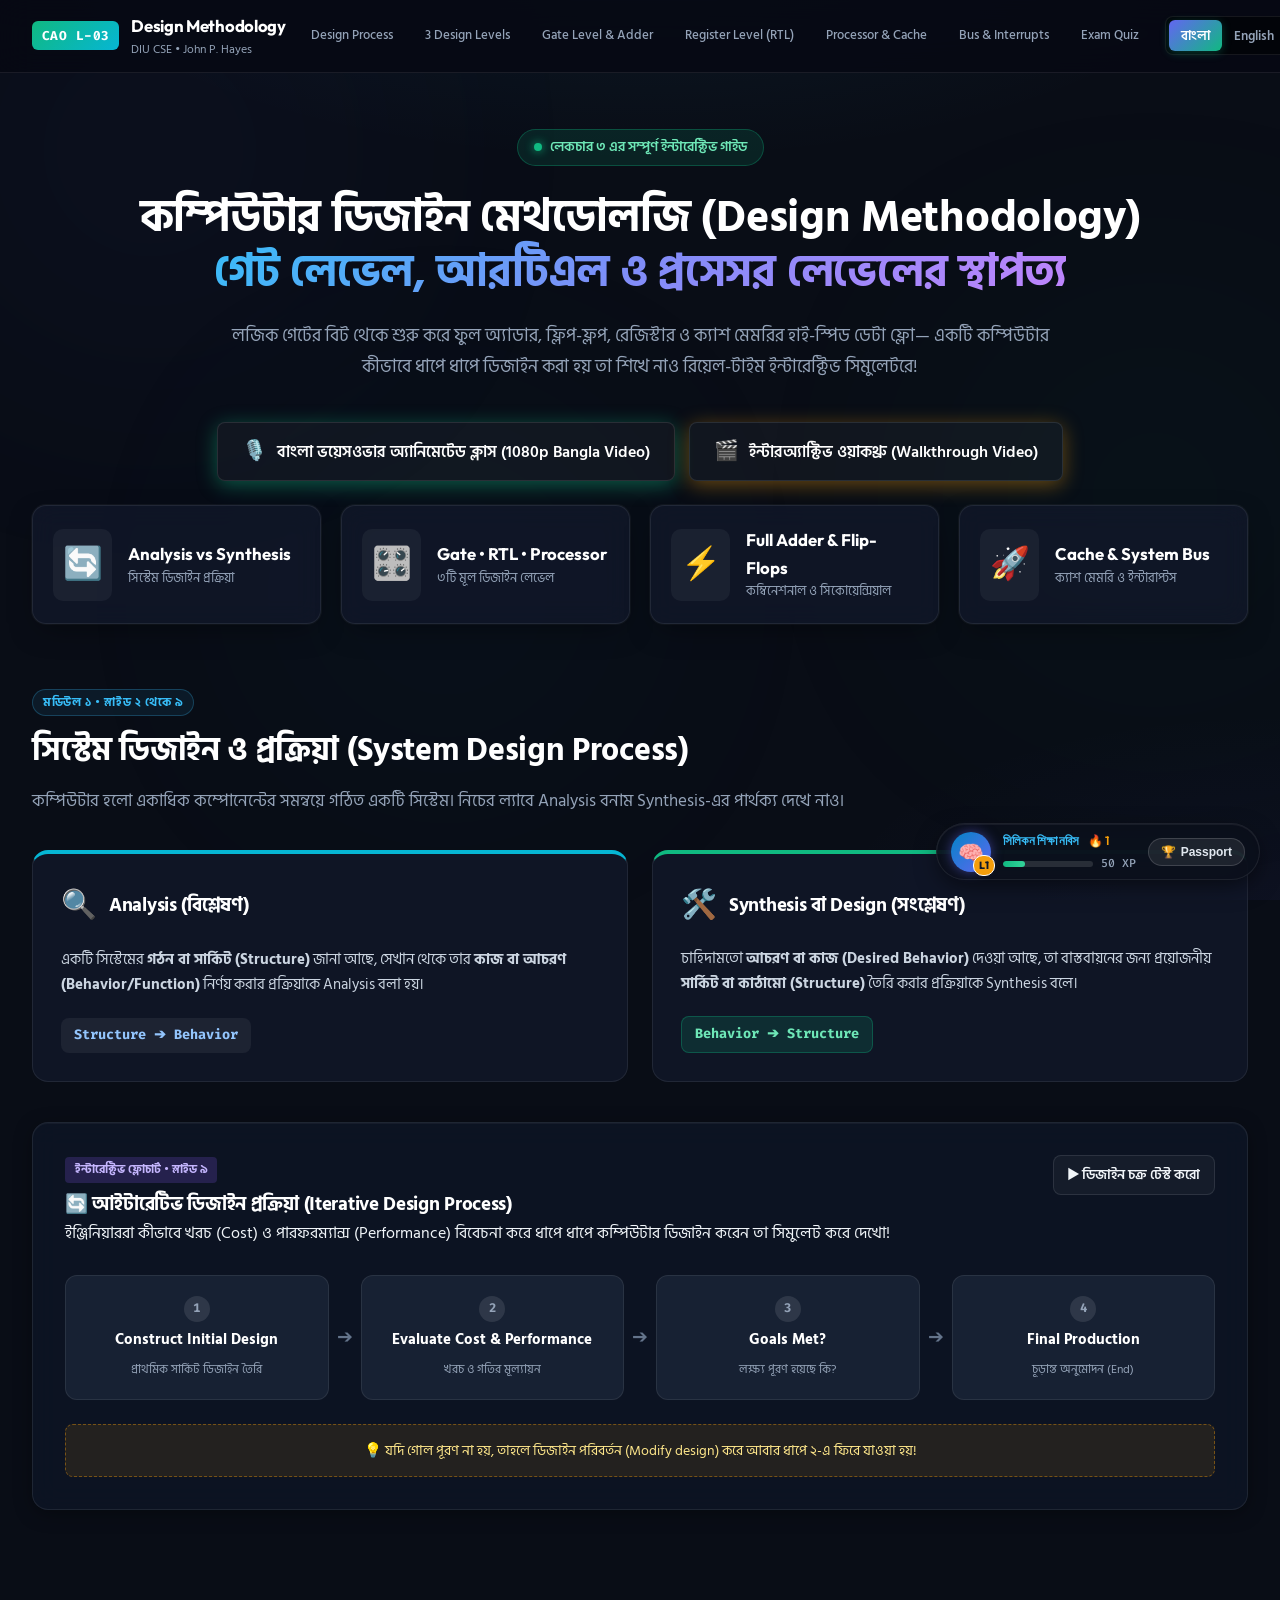
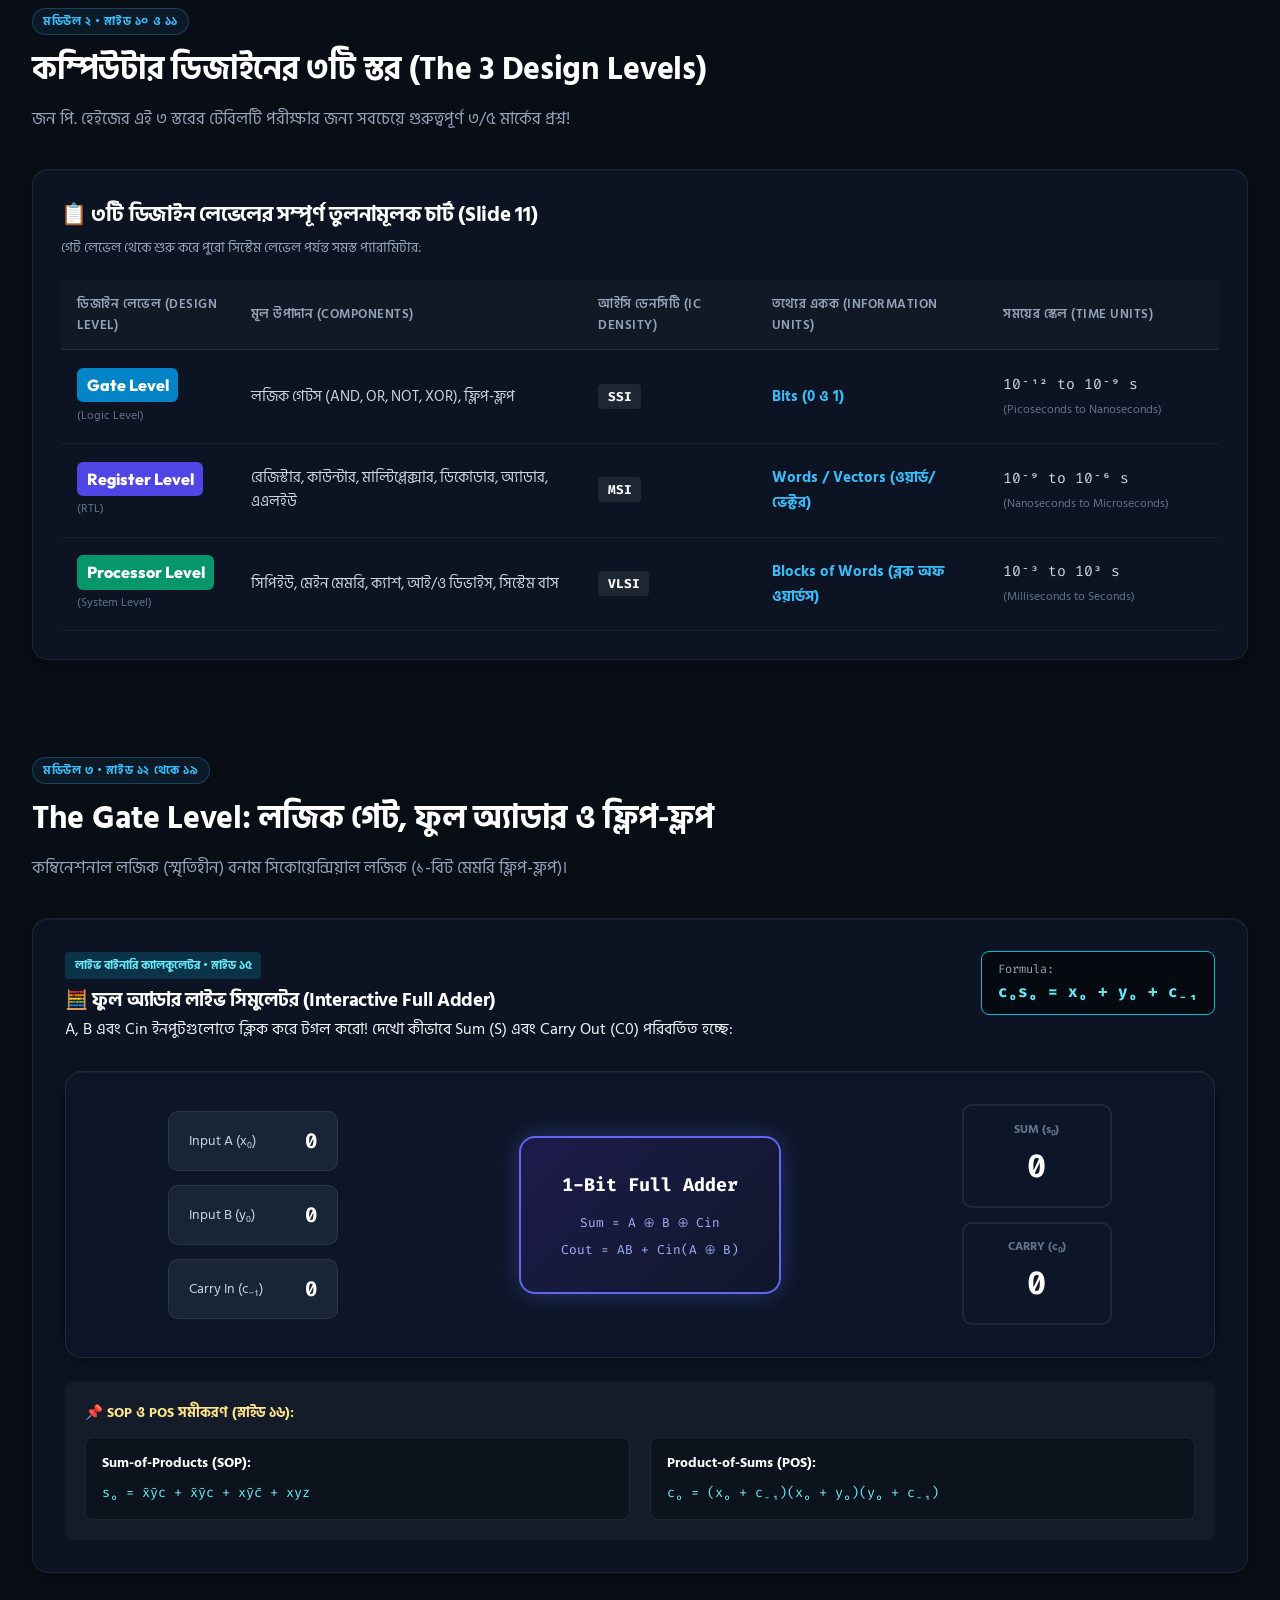
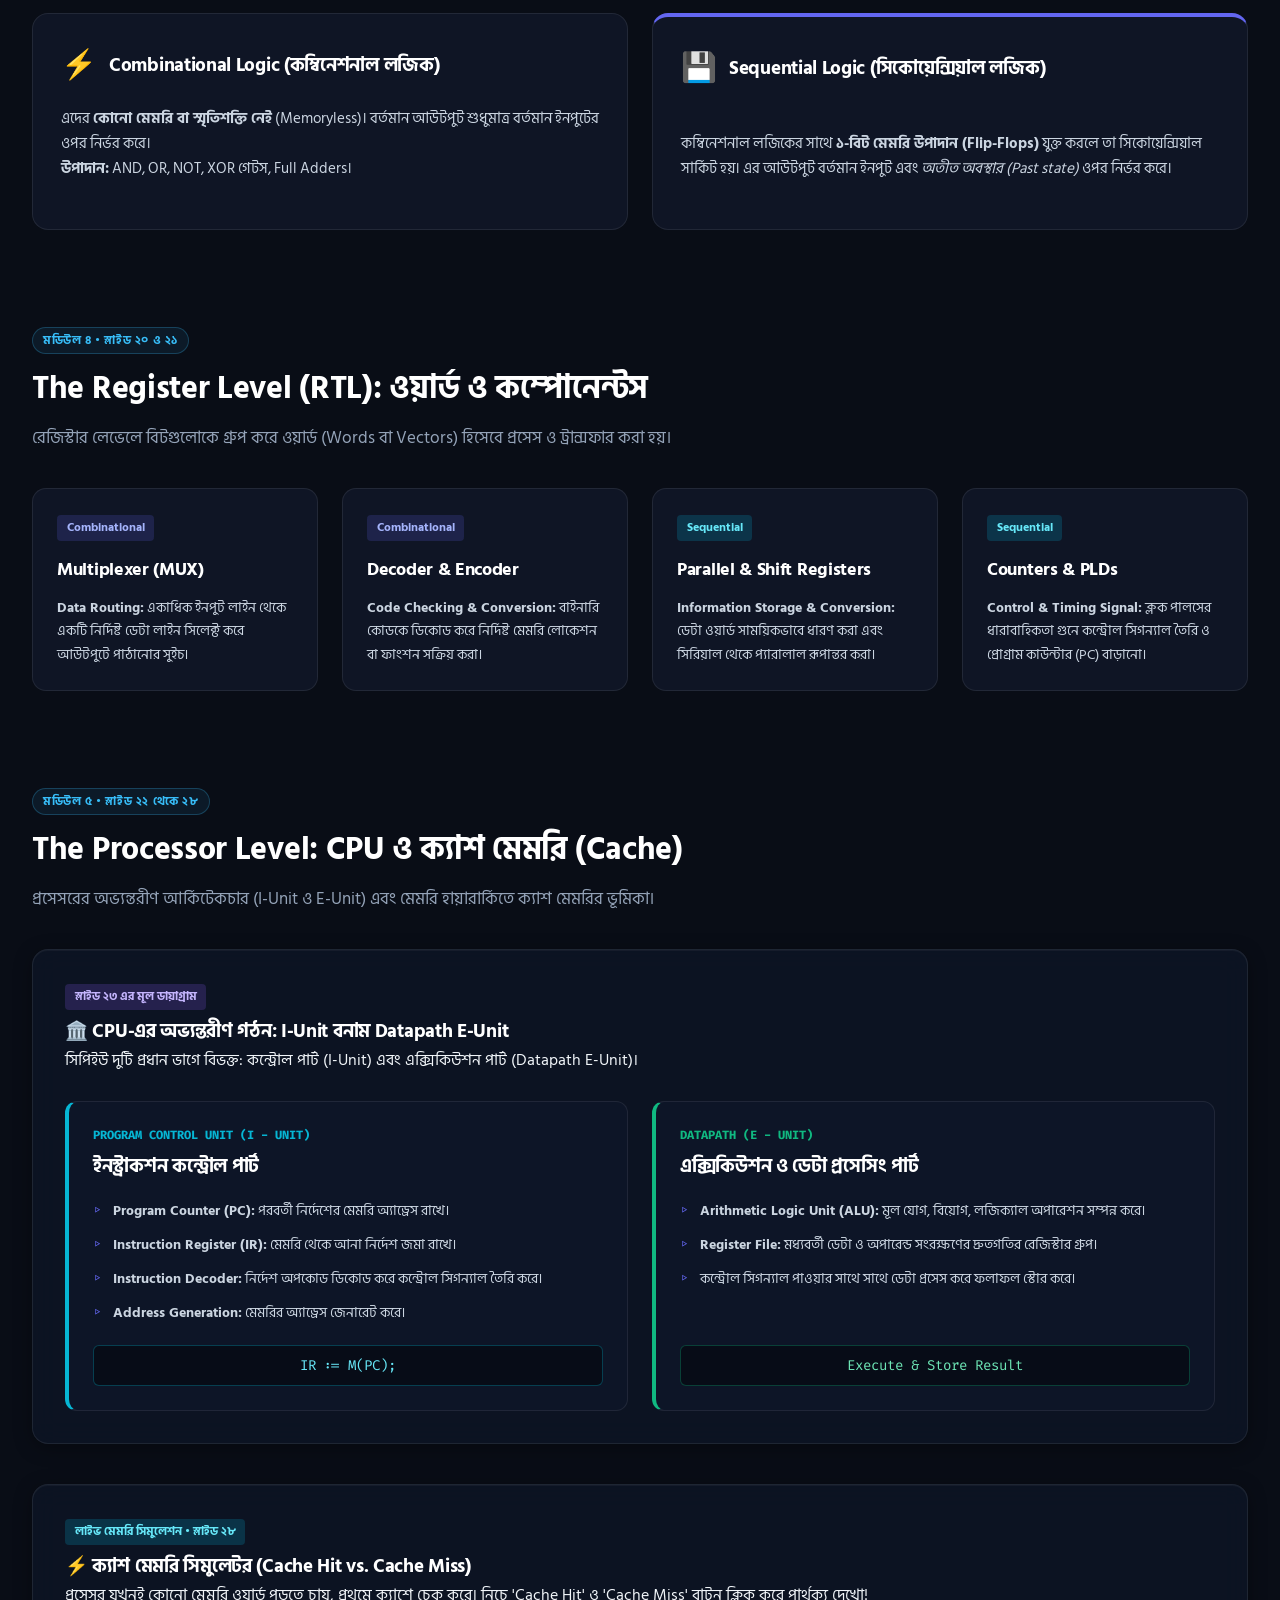
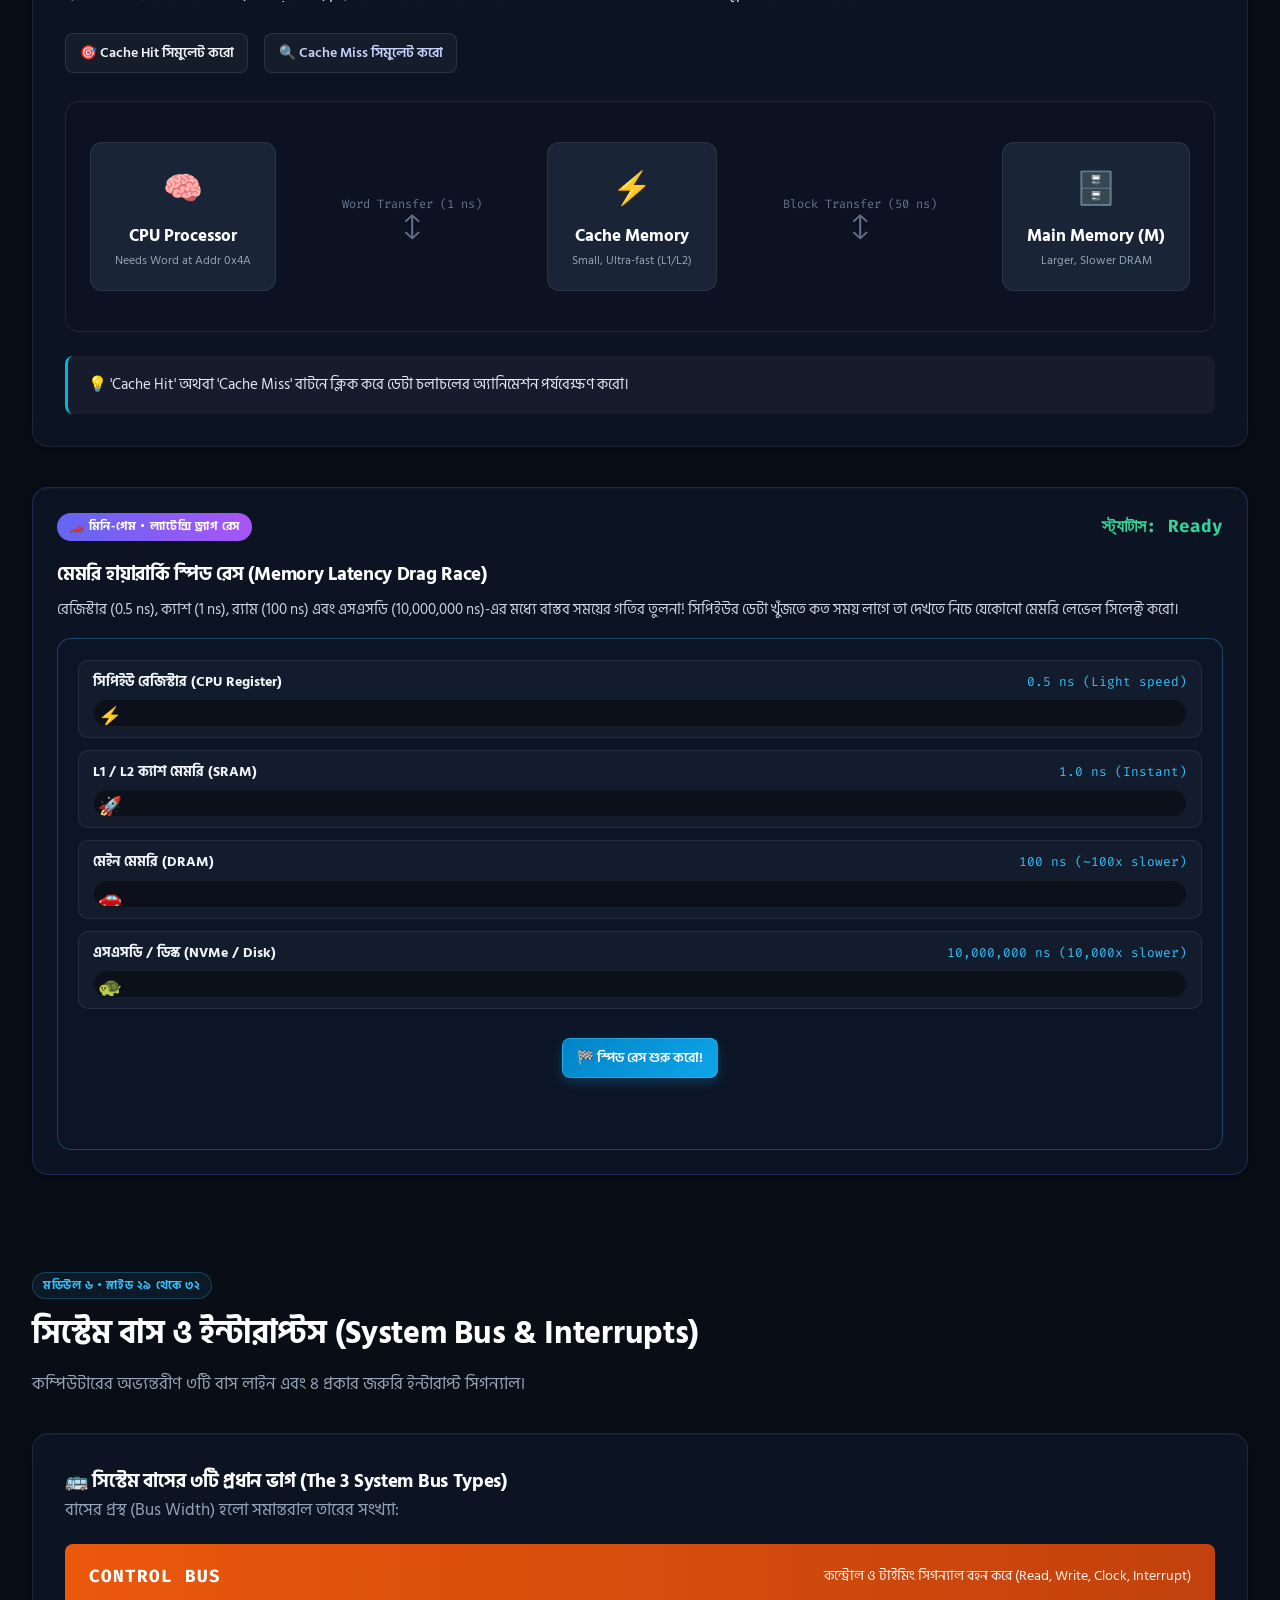
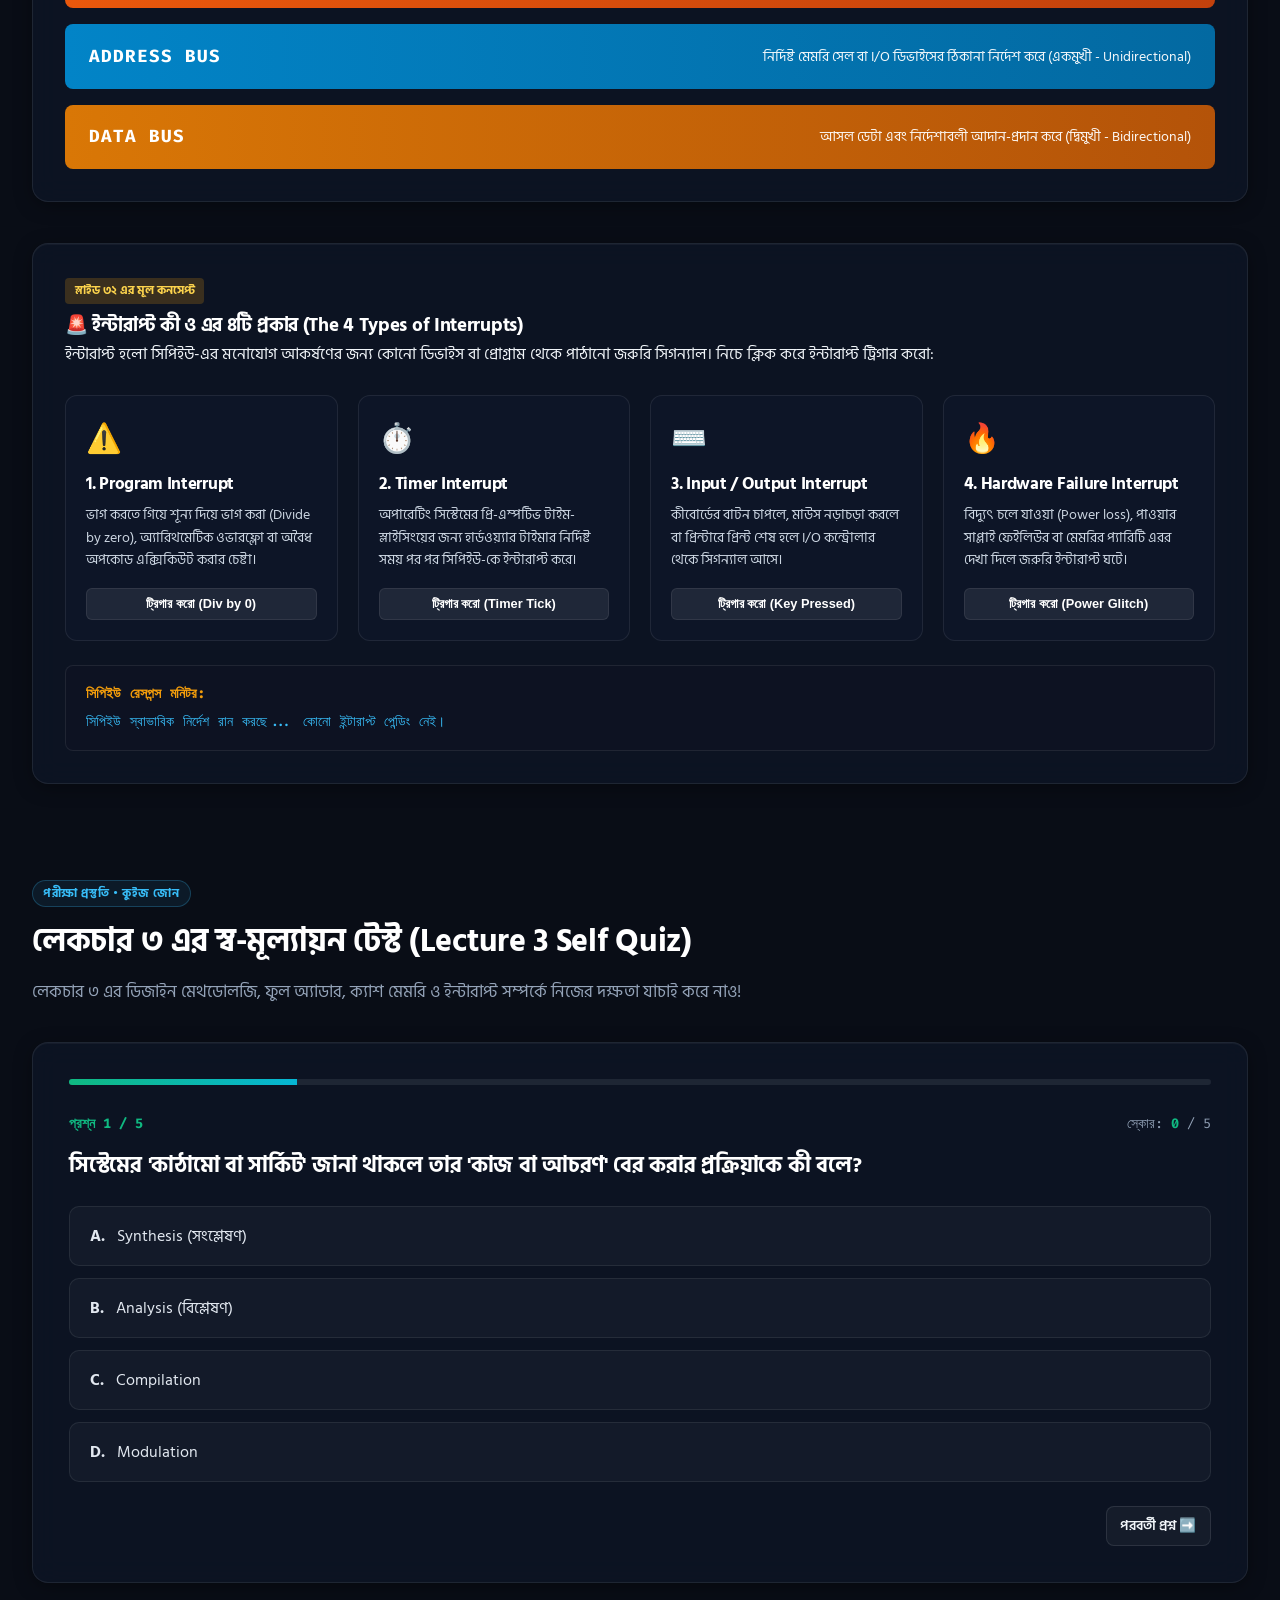
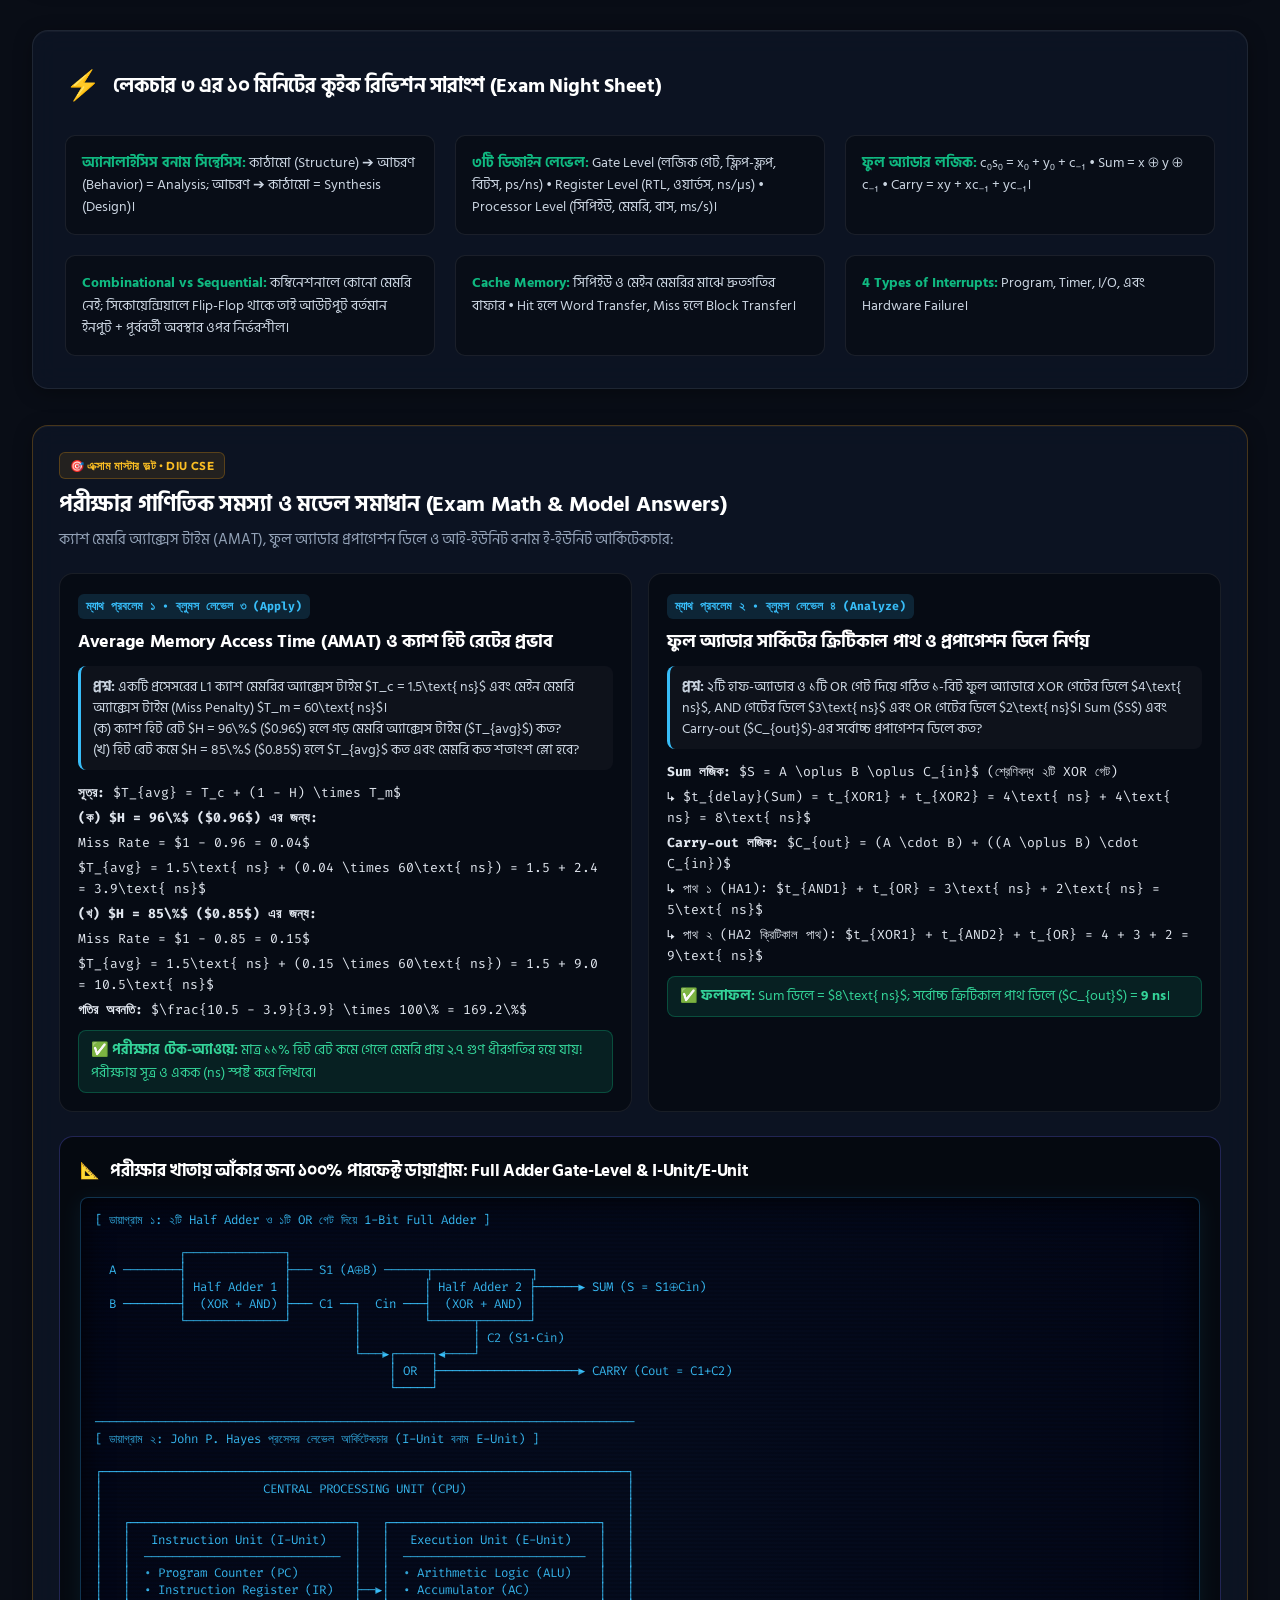
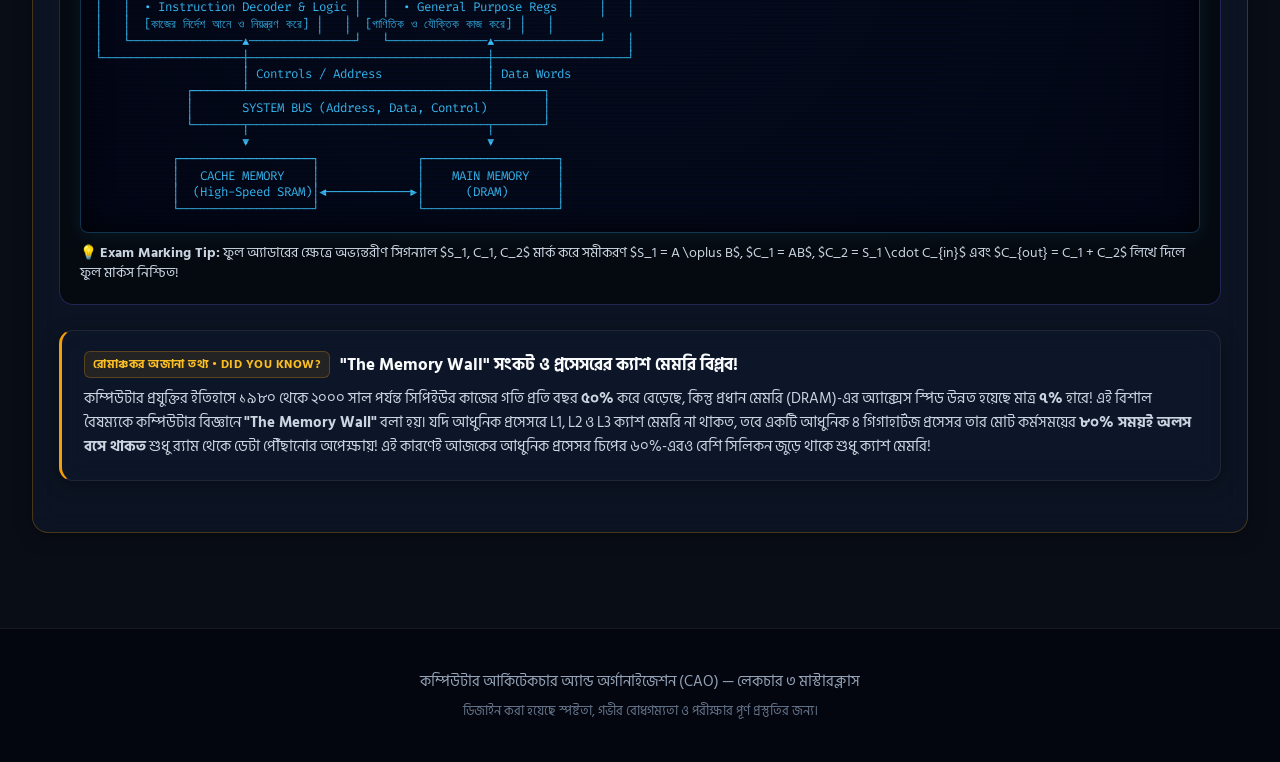
<file: lecture3-interactive/index.html>
<!DOCTYPE html>
<html lang="bn">
<head>
  <meta charset="UTF-8">
  <meta name="viewport" content="width=device-width, initial-scale=1.0">
  <title>CAO Lecture 3: Design Methodology - Interactive Masterclass</title>
  <meta name="description" content="Computer Architecture and Organization (CAO) Lecture 3: Design Methodology - Interactive visual platform covering Gate, Register (RTL), and Processor Levels, Full Adders, Cache, System Bus, and Interrupts.">
  <link rel="preconnect" href="https://fonts.googleapis.com">
  <link rel="preconnect" href="https://fonts.gstatic.com" crossorigin>
  <link href="https://fonts.googleapis.com/css2?family=Fira+Code:wght@400;500;600&family=Hind+Siliguri:wght@400;500;600;700&family=Outfit:wght@300;400;500;600;700;800&display=swap" rel="stylesheet">
  <link rel="stylesheet" href="style.css">
  <link rel="stylesheet" href="../shared-gamification.css">
</head>
<body>
  <!-- Ambient Background Glows -->
  <div class="glow-orb orb-1"></div>
  <div class="glow-orb orb-2"></div>
  <div class="glow-orb orb-3"></div>

  <!-- Navigation Bar -->
  <header class="navbar" id="navbar">
    <div class="nav-container">
      <div class="brand">
        <a href="../index.html" style="text-decoration: none; color: inherit; display: flex; align-items: center; gap: 0.75rem;">
          <span class="brand-badge">CAO L-03</span>
          <div class="brand-title">
            <span class="main-title">Design Methodology</span>
            <span class="sub-title" data-i18n="nav_brand_sub">DIU CSE • John P. Hayes</span>
          </div>
        </a>
      </div>
      <nav class="nav-links" id="navLinks">
        <a href="#system-design" class="nav-link" data-i18n="nav_design_process">Design Process</a>
        <a href="#design-levels" class="nav-link" data-i18n="nav_levels">3 Design Levels</a>
        <a href="#gate-level" class="nav-link" data-i18n="nav_gate">Gate Level & Adder</a>
        <a href="#register-level" class="nav-link" data-i18n="nav_rtl">Register Level (RTL)</a>
        <a href="#processor-cache" class="nav-link" data-i18n="nav_proc">Processor & Cache</a>
        <a href="#bus-interrupts" class="nav-link" data-i18n="nav_bus">Bus & Interrupts</a>
        <a href="#quiz-zone" class="nav-link" data-i18n="nav_quiz">Exam Quiz</a>
      </nav>
      <div class="nav-actions">
        <!-- Language Switcher Toggle -->
        <div class="lang-switch-group" id="langSwitchGroup">
          <button id="langBnBtn" class="lang-btn active" data-lang="bn">বাংলা</button>
          <button id="langEnBtn" class="lang-btn" data-lang="en">English</button>
        </div>

        <button id="soundToggleBtn" class="action-btn" title="Toggle Sound FX">
          <span class="icon">🔊</span>
        </button>

        <!-- Lecture Switcher Dropdown (Replaces static L-01, L-02, etc.) -->
        <div class="lecture-dropdown" id="lectureDropdown">
          <button class="action-btn dropdown-toggle" id="lectureDropdownBtn" type="button" aria-haspopup="true" aria-expanded="false" title="Switch Lecture">
            <span class="icon">📚</span>
            <span class="dropdown-label">Lectures</span>
            <span class="dropdown-arrow">▾</span>
          </button>
          <div class="dropdown-menu" id="lectureDropdownMenu">
            <a href="../index.html" class="dropdown-item">
              <span class="dropdown-badge b-portal">🏠 Portal</span>
              <span class="dropdown-item-title">Course Overview & Home</span>
            </a>
            <div class="dropdown-divider"></div>
            <a href="../lecture1-interactive/index.html" class="dropdown-item">
              <span class="dropdown-badge b-l1">L-01</span>
              <span class="dropdown-item-title">Intro & Architecture</span>
            </a>
            <a href="../lecture2-interactive/index.html" class="dropdown-item">
              <span class="dropdown-badge b-l2">L-02</span>
              <span class="dropdown-item-title">Evolution of Computers</span>
            </a>
            <a href="../lecture3-interactive/index.html" class="dropdown-item current-lecture">
              <span class="dropdown-badge b-l3">L-03</span>
              <span class="dropdown-item-title">Design Methodology</span>
              <span class="current-dot"></span>
            </a>
            <a href="../lecture4-interactive/index.html" class="dropdown-item">
              <span class="dropdown-badge b-l4">L-04</span>
              <span class="dropdown-item-title">Data Representation</span>
            </a>
            <a href="../lecture5-interactive/index.html" class="dropdown-item">
              <span class="dropdown-badge b-l5">L-05</span>
              <span class="dropdown-item-title">Processor Basics</span>
            </a>
          </div>
        </div>

        <a href="#quiz-zone" class="action-btn primary-btn quiz-nav-btn">
          <span data-i18n="nav_take_test">টেস্ট দাও</span>
        </a>

        <!-- Mobile Hamburger Toggle Button -->
        <button class="nav-toggle-btn" id="navToggleBtn" type="button" aria-label="Toggle Navigation Menu" aria-expanded="false">
          <span class="hamburger-bar"></span>
          <span class="hamburger-bar"></span>
          <span class="hamburger-bar"></span>
        </button>
      </div>
    </div>
  </header>

  <main>
    <!-- Hero Section -->
    <section class="hero-section">
      <div class="hero-badge">
        <span class="badge-dot"></span> <span data-i18n="hero_badge">লেকচার ৩ এর সম্পূর্ণ ইন্টারেক্টিভ গাইড</span>
      </div>
      <h1 class="hero-title" data-i18n="hero_title">
        কম্পিউটার ডিজাইন মেথডোলজি (Design Methodology)<br>
        <span class="gradient-text">গেট লেভেল, আরটিএল ও প্রসেসর লেভেলের স্থাপত্য</span>
      </h1>
      <p class="hero-subtitle" data-i18n="hero_subtitle">
        লজিক গেটের বিট থেকে শুরু করে ফুল অ্যাডার, ফ্লিপ-ফ্লপ, রেজিস্টার ও ক্যাশ মেমরির হাই-স্পিড ডেটা ফ্লো—
        একটি কম্পিউটার কীভাবে ধাপে ধাপে ডিজাইন করা হয় তা শিখে নাও রিয়েল-টাইম ইন্টারেক্টিভ সিমুলেটরে!
      </p>

      <div style="display: flex; justify-content: center; margin: 18px 0 24px; gap: 14px; flex-wrap: wrap;">
        <a href="lecture3_bangla_animated_lecture.mp4" target="_blank" class="action-btn" style="background: linear-gradient(135deg, #10b981, #059669); color: #fff; font-weight: 700; padding: 12px 24px; border-radius: 30px; box-shadow: 0 4px 20px rgba(16, 185, 129, 0.45); display: inline-flex; align-items: center; gap: 10px; text-decoration: none; font-size: 1rem; border: 1px solid rgba(255,255,255,0.2);">
          <span style="font-size: 1.25rem;">🎙️</span> <span data-i18n="btn_watch_bangla_video">বাংলা ভয়েসওভার অ্যানিমেটেড ক্লাস (1080p Bangla Video)</span>
        </a>
        <a href="lecture3_walkthrough.mp4" target="_blank" class="action-btn" style="background: linear-gradient(135deg, #f59e0b, #ef4444); color: #fff; font-weight: 700; padding: 12px 24px; border-radius: 30px; box-shadow: 0 4px 20px rgba(245, 158, 11, 0.4); display: inline-flex; align-items: center; gap: 10px; text-decoration: none; font-size: 1rem; border: 1px solid rgba(255,255,255,0.2);">
          <span style="font-size: 1.25rem;">🎬</span> <span data-i18n="btn_watch_video">ইন্টারঅ্যাক্টিভ ওয়াকথ্রু (Walkthrough Video)</span>
        </a>
      </div>

      <div class="hero-stats-grid">
        <div class="stat-card">
          <div class="stat-icon">🔄</div>
          <div class="stat-data">
            <span class="stat-number">Analysis vs Synthesis</span>
            <span class="stat-label" data-i18n="stat_process">সিস্টেম ডিজাইন প্রক্রিয়া</span>
          </div>
        </div>
        <div class="stat-card">
          <div class="stat-icon">🎛️</div>
          <div class="stat-data">
            <span class="stat-number">Gate • RTL • Processor</span>
            <span class="stat-label" data-i18n="stat_levels">৩টি মূল ডিজাইন লেভেল</span>
          </div>
        </div>
        <div class="stat-card">
          <div class="stat-icon">⚡</div>
          <div class="stat-data">
            <span class="stat-number">Full Adder & Flip-Flops</span>
            <span class="stat-label" data-i18n="stat_comb_seq">কম্বিনেশনাল ও সিকোয়েন্সিয়াল</span>
          </div>
        </div>
        <div class="stat-card">
          <div class="stat-icon">🚀</div>
          <div class="stat-data">
            <span class="stat-number">Cache & System Bus</span>
            <span class="stat-label" data-i18n="stat_cache">ক্যাশ মেমরি ও ইন্টারাপ্টস</span>
          </div>
        </div>
      </div>
    </section>

    <!-- SECTION 1: System Design & Process -->
    <section id="system-design" class="content-section">
      <div class="section-header">
        <div class="section-tag" data-i18n="sec1_tag">মডিউল ১ • স্লাইড ২ থেকে ৯</div>
        <h2 data-i18n="sec1_title">সিস্টেম ডিজাইন ও প্রক্রিয়া (System Design Process)</h2>
        <p class="section-desc" data-i18n="sec1_desc">
          কম্পিউটার হলো একাধিক কম্পোনেন্টের সমন্বয়ে গঠিত একটি সিস্টেম। নিচের ল্যাবে Analysis বনাম Synthesis-এর পার্থক্য দেখে নাও।
        </p>
      </div>

      <!-- Analysis vs Synthesis Duel Cards -->
      <div class="duel-box-wide">
        <div class="duel-column analysis-col">
          <div class="duel-col-header">
            <span class="duel-col-icon">🔍</span>
            <h4 data-i18n="analysis_title">Analysis (বিশ্লেষণ)</h4>
          </div>
          <p data-i18n="analysis_def">
            একটি সিস্টেমের <strong>গঠন বা সার্কিট (Structure)</strong> জানা আছে, সেখান থেকে তার <strong>কাজ বা আচরণ (Behavior/Function)</strong> নির্ণয় করার প্রক্রিয়াকে Analysis বলা হয়।
          </p>
          <div class="math-formula-pill">Structure ➔ Behavior</div>
        </div>

        <div class="duel-column synthesis-col">
          <div class="duel-col-header">
            <span class="duel-col-icon">🛠️</span>
            <h4 data-i18n="synthesis_title">Synthesis বা Design (সংশ্লেষণ)</h4>
          </div>
          <p data-i18n="synthesis_def">
            চাহিদামতো <strong>আচরণ বা কাজ (Desired Behavior)</strong> দেওয়া আছে, তা বাস্তবায়নের জন্য প্রয়োজনীয় <strong>সার্কিট বা কাঠামো (Structure)</strong> তৈরি করার প্রক্রিয়াকে Synthesis বলে।
          </p>
          <div class="math-formula-pill highlight-cyan-pill">Behavior ➔ Structure</div>
        </div>
      </div>

      <!-- Iterative Design Flowchart Simulator (Slide 9) -->
      <div class="interactive-lab-card" id="iterative-lab">
        <div class="lab-header">
          <div>
            <span class="badge-status highlight-indigo" data-i18n="iter_badge">ইন্টারেক্টিভ ফ্লোচার্ট • স্লাইড ৯</span>
            <h3 data-i18n="iter_title">🔄 আইটারেটিভ ডিজাইন প্রক্রিয়া (Iterative Design Process)</h3>
            <p data-i18n="iter_desc">
              ইঞ্জিনিয়াররা কীভাবে খরচ (Cost) ও পারফরম্যান্স (Performance) বিবেচনা করে ধাপে ধাপে কম্পিউটার ডিজাইন করেন তা সিমুলেট করে দেখো!
            </p>
          </div>
          <button id="btnRunDesignCycle" class="action-btn" data-i18n="btn_run_design">▶ ডিজাইন চক্র টেস্ট করো</button>
        </div>

        <div class="flowchart-steps-grid">
          <div class="fc-step" id="fcStep1">
            <span class="fc-num">1</span>
            <strong>Construct Initial Design</strong>
            <span data-i18n="fc_step1">প্রাথমিক সার্কিট ডিজাইন তৈরি</span>
          </div>
          <div class="fc-arrow">➔</div>
          <div class="fc-step" id="fcStep2">
            <span class="fc-num">2</span>
            <strong>Evaluate Cost & Performance</strong>
            <span data-i18n="fc_step2">খরচ ও গতির মূল্যায়ন</span>
          </div>
          <div class="fc-arrow">➔</div>
          <div class="fc-step" id="fcStep3">
            <span class="fc-num">3</span>
            <strong>Goals Met?</strong>
            <span data-i18n="fc_step3">লক্ষ্য পূরণ হয়েছে কি?</span>
          </div>
          <div class="fc-arrow">➔</div>
          <div class="fc-step success-step" id="fcStep4">
            <span class="fc-num">4</span>
            <strong>Final Production</strong>
            <span data-i18n="fc_step4">চূড়ান্ত অনুমোদন (End)</span>
          </div>
        </div>
        <div class="feedback-loop-note" id="fcLoopNote" data-i18n="fc_loop_default">
          💡 যদি গোল পূরণ না হয়, তাহলে ডিজাইন পরিবর্তন (Modify design) করে আবার ধাপে ২-এ ফিরে যাওয়া হয়!
        </div>
      </div>
    </section>

    <!-- SECTION 2: The 3 Design Levels (Slide 11 Table) -->
    <section id="design-levels" class="content-section">
      <div class="section-header">
        <div class="section-tag" data-i18n="sec2_tag">মডিউল ২ • স্লাইড ১০ ও ১১</div>
        <h2 data-i18n="sec2_title">কম্পিউটার ডিজাইনের ৩টি স্তর (The 3 Design Levels)</h2>
        <p class="section-desc" data-i18n="sec2_desc">
          জন পি. হেইজের এই ৩ স্তরের টেবিলটি পরীক্ষার জন্য সবচেয়ে গুরুত্বপূর্ণ ৩/৫ মার্কের প্রশ্ন!
        </p>
      </div>

      <!-- 3 Design Levels Table Card -->
      <div class="table-container-card">
        <div class="table-header-title">
          <h3 data-i18n="levels_table_title">📋 ৩টি ডিজাইন লেভেলের সম্পূর্ণ তুলনামূলক চার্ট (Slide 11)</h3>
          <p data-i18n="levels_table_sub">গেট লেভেল থেকে শুরু করে পুরো সিস্টেম লেভেল পর্যন্ত সমস্ত প্যারামিটার:</p>
        </div>

        <div class="responsive-table-wrapper">
          <table class="styled-table levels-table">
            <thead>
              <tr>
                <th style="width: 15%;" data-i18n="th_level">Design Level</th>
                <th style="width: 30%;" data-i18n="th_components">মূল উপাদান (Components)</th>
                <th style="width: 15%;" data-i18n="th_density">IC Density</th>
                <th style="width: 20%;" data-i18n="th_info_units">তথ্যের একক (Information Units)</th>
                <th style="width: 20%;" data-i18n="th_time_units">সময়ের স্কেল (Time Units)</th>
              </tr>
            </thead>
            <tbody>
              <tr class="level-row gate-row">
                <td>
                  <span class="level-badge badge-gate">Gate Level</span>
                  <span class="sub-label">(Logic Level)</span>
                </td>
                <td data-i18n="gate_comp">Logic gates (AND, OR, NOT, XOR), Flip-Flops</td>
                <td><span class="tech-pill">SSI</span></td>
                <td><strong class="unit-highlight" data-i18n="gate_info">Bits (0 ও 1)</strong></td>
                <td><code>10⁻¹² to 10⁻⁹ s</code><br><span class="time-sub">(Picoseconds to Nanoseconds)</span></td>
              </tr>

              <tr class="level-row reg-row">
                <td>
                  <span class="level-badge badge-reg">Register Level</span>
                  <span class="sub-label">(RTL)</span>
                </td>
                <td data-i18n="reg_comp">Registers, Counters, Multiplexers, Decoders, Adders, ALUs</td>
                <td><span class="tech-pill">MSI</span></td>
                <td><strong class="unit-highlight" data-i18n="reg_info">Words / Vectors</strong></td>
                <td><code>10⁻⁹ to 10⁻⁶ s</code><br><span class="time-sub">(Nanoseconds to Microseconds)</span></td>
              </tr>

              <tr class="level-row proc-row">
                <td>
                  <span class="level-badge badge-proc">Processor Level</span>
                  <span class="sub-label">(System Level)</span>
                </td>
                <td data-i18n="proc_comp">CPUs, Main Memory, Cache, I/O Devices, System Buses</td>
                <td><span class="tech-pill">VLSI</span></td>
                <td><strong class="unit-highlight" data-i18n="proc_info">Blocks of Words</strong></td>
                <td><code>10⁻³ to 10³ s</code><br><span class="time-sub">(Milliseconds to Seconds)</span></td>
              </tr>
            </tbody>
          </table>
        </div>
      </div>
    </section>

    <!-- SECTION 3: The Gate Level & Full Adder -->
    <section id="gate-level" class="content-section">
      <div class="section-header">
        <div class="section-tag" data-i18n="sec3_tag">মডিউল ৩ • স্লাইড ১২ থেকে ১৯</div>
        <h2 data-i18n="sec3_title">The Gate Level: লজিক গেট, ফুল অ্যাডার ও ফ্লিপ-ফ্লপ</h2>
        <p class="section-desc" data-i18n="sec3_desc">
          কম্বিনেশনাল লজিক (স্মৃতিহীন) বনাম সিকোয়েন্সিয়াল লজিক (১-বিট মেমরি ফ্লিপ-ফ্লপ)।
        </p>
      </div>

      <!-- Interactive Full Adder Simulator (Slides 14 - 16) -->
      <div class="interactive-lab-card" id="full-adder-lab">
        <div class="lab-header">
          <div>
            <span class="badge-status highlight-cyan" data-i18n="fa_badge">লাইভ বাইনারি ক্যালকুলেটর • স্লাইড ১৫</span>
            <h3 data-i18n="fa_title">🧮 ফুল অ্যাডার লাইভ সিমুলেটর (Interactive Full Adder)</h3>
            <p data-i18n="fa_desc">
              $A$, $B$ এবং $C_{in}$ ইনপুটগুলোতে ক্লিক করে টগল করো! দেখো কীভাবে Sum ($S$) এবং Carry Out ($C_0$) পরিবর্তিত হচ্ছে:
            </p>
          </div>
          <div class="adder-equation-box">
            <span class="eq-label">Formula:</span>
            <code>c₀s₀ = x₀ + y₀ + c₋₁</code>
          </div>
        </div>

        <div class="adder-interactive-container">
          <div class="adder-inputs-col">
            <div class="input-toggle-btn" id="btnInputA" data-val="0">
              <span class="btn-var">Input A (x₀)</span>
              <strong class="btn-bit" id="bitValA">0</strong>
            </div>
            <div class="input-toggle-btn" id="btnInputB" data-val="0">
              <span class="btn-var">Input B (y₀)</span>
              <strong class="btn-bit" id="bitValB">0</strong>
            </div>
            <div class="input-toggle-btn" id="btnInputCin" data-val="0">
              <span class="btn-var">Carry In (c₋₁)</span>
              <strong class="btn-bit" id="bitValCin">0</strong>
            </div>
          </div>

          <div class="adder-visual-chip">
            <div class="chip-inner">
              <span class="chip-title">1-Bit Full Adder</span>
              <div class="circuit-wiring">
                <span class="wire-label">Sum = A ⊕ B ⊕ Cin</span>
                <span class="wire-label">Cout = AB + Cin(A ⊕ B)</span>
              </div>
            </div>
          </div>

          <div class="adder-outputs-col">
            <div class="output-display-box" id="sumBox">
              <span class="out-label">SUM (s₀)</span>
              <span class="out-val" id="outSum">0</span>
            </div>
            <div class="output-display-box" id="carryBox">
              <span class="out-label">CARRY (c₀)</span>
              <span class="out-val" id="outCarry">0</span>
            </div>
          </div>
        </div>

        <div class="truth-table-peek">
          <span class="peek-title" data-i18n="sop_pos_title">📌 SOP ও POS সমীকরণ (স্লাইড ১৬):</span>
          <div class="sop-pos-grid">
            <div class="formula-card">
              <strong>Sum-of-Products (SOP):</strong>
              <code>s₀ = x̄ȳc + x̄ȳc + xȳc̄ + xyz</code>
            </div>
            <div class="formula-card">
              <strong>Product-of-Sums (POS):</strong>
              <code>c₀ = (x₀ + c₋₁)(x₀ + y₀)(y₀ + c₋₁)</code>
            </div>
          </div>
        </div>
      </div>

      <!-- Combinational vs Sequential Comparison (Slide 12 & 17, 19) -->
      <div class="duel-box-wide">
        <div class="duel-column">
          <div class="duel-col-header">
            <span class="duel-col-icon">⚡</span>
            <h4 data-i18n="comb_title">Combinational Logic (কম্বিনেশনাল লজিক)</h4>
          </div>
          <p data-i18n="comb_desc">
            এদের <strong>কোনো মেমরি বা স্মৃতিশক্তি নেই</strong> (Memoryless)। বর্তমান আউটপুট শুধুমাত্র বর্তমান ইনপুটের ওপর নির্ভর করে।<br>
            <strong>উপাদান:</strong> AND, OR, NOT, XOR গেটস, Full Adders।
          </p>
        </div>

        <div class="duel-column highlight-border-col">
          <div class="duel-col-header">
            <span class="duel-col-icon">💾</span>
            <h4 data-i18n="seq_title">Sequential Logic (সিকোয়েন্সিয়াল লজিক)</h4>
          </div>
          <p data-i18n="seq_desc">
            কম্বিনেশনাল লজিকের সাথে <strong>১-বিট মেমরি উপাদান (Flip-Flops)</strong> যুক্ত করলে তা সিকোয়েন্সিয়াল সার্কিট হয়। এর আউটপুট বর্তমান ইনপুট এবং <em>অতীত অবস্থার (Past state)</em> ওপর নির্ভর করে।
          </p>
        </div>
      </div>
    </section>

    <!-- SECTION 4: Register Level (RTL) -->
    <section id="register-level" class="content-section">
      <div class="section-header">
        <div class="section-tag" data-i18n="sec4_tag">মডিউল ৪ • স্লাইড ২০ ও ২১</div>
        <h2 data-i18n="sec4_title">The Register Level (RTL): ওয়ার্ড ও কম্পোনেন্টস</h2>
        <p class="section-desc" data-i18n="sec4_desc">
          রেজিস্টার লেভেলে বিটগুলোকে গ্রুপ করে **ওয়ার্ড (Words বা Vectors)** হিসেবে প্রসেস ও ট্রান্সফার করা হয়।
        </p>
      </div>

      <div class="rtl-components-grid">
        <div class="rtl-card">
          <div class="rtl-header">
            <span class="badge-status">Combinational</span>
            <h3>Multiplexer (MUX)</h3>
          </div>
          <p data-i18n="mux_desc"><strong>Data Routing:</strong> একাধিক ইনপুট লাইন থেকে একটি নির্দিষ্ট ডেটা লাইন সিলেক্ট করে আউটপুটে পাঠানোর সুইচ।</p>
        </div>

        <div class="rtl-card">
          <div class="rtl-header">
            <span class="badge-status">Combinational</span>
            <h3>Decoder & Encoder</h3>
          </div>
          <p data-i18n="decoder_desc"><strong>Code Checking & Conversion:</strong> বাইনারি কোডকে ডিকোড করে নির্দিষ্ট মেমরি লোকেশন বা ফাংশন সক্রিয় করা।</p>
        </div>

        <div class="rtl-card">
          <div class="rtl-header">
            <span class="badge-status highlight-cyan">Sequential</span>
            <h3>Parallel & Shift Registers</h3>
          </div>
          <p data-i18n="shift_reg_desc"><strong>Information Storage & Conversion:</strong> ডেটা ওয়ার্ড সাময়িকভাবে ধারণ করা এবং সিরিয়াল থেকে প্যারালাল রূপান্তর করা।</p>
        </div>

        <div class="rtl-card">
          <div class="rtl-header">
            <span class="badge-status highlight-cyan">Sequential</span>
            <h3>Counters & PLDs</h3>
          </div>
          <p data-i18n="counter_desc"><strong>Control & Timing Signal:</strong> ক্লক পালসের ধারাবাহিকতা গুনে কন্ট্রোল সিগন্যাল তৈরি ও প্রোগ্রাম কাউন্টার (PC) বাড়ানো।</p>
        </div>
      </div>
    </section>

    <!-- SECTION 5: The Processor Level & Cache Memory -->
    <section id="processor-cache" class="content-section">
      <div class="section-header">
        <div class="section-tag" data-i18n="sec5_tag">মডিউল ৫ • স্লাইড ২২ থেকে ২৮</div>
        <h2 data-i18n="sec5_title">The Processor Level: CPU ও ক্যাশ মেমরি (Cache)</h2>
        <p class="section-desc" data-i18n="sec5_desc">
          প্রসেসরের অভ্যন্তরীণ আর্কিটেকচার (I-Unit ও E-Unit) এবং মেমরি হায়ারার্কিতে ক্যাশ মেমরির ভূমিকা।
        </p>
      </div>

      <!-- CPU Internal Organization (Slide 23) -->
      <div class="interactive-lab-card" id="cpu-org-lab">
        <div class="lab-header">
          <div>
            <span class="badge-status highlight-indigo" data-i18n="cpu_arch_badge">স্লাইড ২৩ এর মূল ডায়াগ্রাম</span>
            <h3 data-i18n="cpu_arch_title">🏛️ CPU-এর অভ্যন্তরীণ গঠন: I-Unit বনাম Datapath E-Unit</h3>
            <p data-i18n="cpu_arch_desc">সিপিইউ দুটি প্রধান ভাগে বিভক্ত: কন্ট্রোল পার্ট (I-Unit) এবং এক্সিকিউশন পার্ট (Datapath E-Unit)।</p>
          </div>
        </div>

        <div class="cpu-split-view">
          <div class="cpu-box i-unit-box">
            <div class="box-tag">Program Control Unit (I - Unit)</div>
            <h4 data-i18n="i_unit_title">ইনস্ট্রাকশন কন্ট্রোল পার্ট</h4>
            <ul class="unit-features">
              <li data-i18n="i_unit_pc"><strong>Program Counter (PC):</strong> পরবর্তী নির্দেশের মেমরি অ্যাড্রেস রাখে।</li>
              <li data-i18n="i_unit_ir"><strong>Instruction Register (IR):</strong> মেমরি থেকে আনা নির্দেশ জমা রাখে।</li>
              <li data-i18n="i_unit_id"><strong>Instruction Decoder:</strong> নির্দেশ অপকোড ডিকোড করে কন্ট্রোল সিগন্যাল তৈরি করে।</li>
              <li data-i18n="i_unit_ag"><strong>Address Generation:</strong> মেমরির অ্যাড্রেস জেনারেট করে।</li>
            </ul>
            <div class="formal-op-pill"><code>IR := M(PC);</code></div>
          </div>

          <div class="cpu-box e-unit-box">
            <div class="box-tag highlight-green">Datapath (E - Unit)</div>
            <h4 data-i18n="e_unit_title">এক্সিকিউশন ও ডেটা প্রসেসিং পার্ট</h4>
            <ul class="unit-features">
              <li data-i18n="e_unit_alu"><strong>Arithmetic Logic Unit (ALU):</strong> মূল যোগ, বিয়োগ, লজিক্যাল অপারেশন সম্পন্ন করে।</li>
              <li data-i18n="e_unit_rf"><strong>Register File:</strong> মধ্যবর্তী ডেটা ও অপারেন্ড সংরক্ষণের দ্রুতগতির রেজিস্টার গ্রুপ।</li>
              <li data-i18n="e_unit_store">কন্ট্রোল সিগন্যাল পাওয়ার সাথে সাথে ডেটা প্রসেস করে ফলাফল স্টোর করে।</li>
            </ul>
            <div class="formal-op-pill highlight-green-pill"><code>Execute & Store Result</code></div>
          </div>
        </div>
      </div>

      <!-- Interactive Cache Hit vs Miss Simulator (Slide 28) -->
      <div class="interactive-lab-card" id="cache-lab">
        <div class="lab-header">
          <div>
            <span class="badge-status highlight-cyan" data-i18n="cache_badge">লাইভ মেমরি সিমুলেশন • স্লাইড ২৮</span>
            <h3 data-i18n="cache_title">⚡ ক্যাশ মেমরি সিমুলেটর (Cache Hit vs. Cache Miss)</h3>
            <p data-i18n="cache_desc">
              প্রসেসর যখনই কোনো মেমরি ওয়ার্ড পড়তে চায়, প্রথমে ক্যাশে চেক করে। নিচে 'Cache Hit' ও 'Cache Miss' বাটন ক্লিক করে পার্থক্য দেখো!
            </p>
          </div>
          <div class="cache-actions">
            <button id="btnCacheHit" class="action-btn" data-i18n="btn_cache_hit">🎯 Cache Hit সিমুলেট করো</button>
            <button id="btnCacheMiss" class="action-btn secondary-btn" data-i18n="btn_cache_miss">🔍 Cache Miss সিমুলেট করো</button>
          </div>
        </div>

        <div class="cache-hierarchy-visual">
          <div class="mem-level cpu-level" id="nodeCPU">
            <span class="node-icon">🧠</span>
            <span class="node-name">CPU Processor</span>
            <span class="node-sub">Needs Word at Addr 0x4A</span>
          </div>

          <div class="transfer-channel channel-cache" id="chanCache">
            <span class="chan-label" id="labelCacheChan">Word Transfer (1 ns)</span>
            <span class="chan-arrow">↕️</span>
          </div>

          <div class="mem-level cache-level" id="nodeCache">
            <span class="node-icon">⚡</span>
            <span class="node-name">Cache Memory</span>
            <span class="node-sub">Small, Ultra-fast (L1/L2)</span>
          </div>

          <div class="transfer-channel channel-main" id="chanMain">
            <span class="chan-label" id="labelMainChan">Block Transfer (50 ns)</span>
            <span class="chan-arrow">↕️</span>
          </div>

          <div class="mem-level main-level" id="nodeMain">
            <span class="node-icon">🗄️</span>
            <span class="node-name">Main Memory (M)</span>
            <span class="node-sub">Larger, Slower DRAM</span>
          </div>
        </div>

        <div class="cache-status-narrator" id="cacheNarrator" data-i18n="cache_narrator_default">
          💡 'Cache Hit' অথবা 'Cache Miss' বাটনে ক্লিক করে ডেটা চলাচলের অ্যানিমেশন পর্যবেক্ষণ করো।
        </div>
      </div>

      <!-- Mini-Game: Memory Hierarchy Speed Race -->
      <div class="minigame-card" id="memRaceGame">
        <div class="minigame-header">
          <div class="minigame-badge" data-i18n="race_badge">🏎️ Mini-Game • Latency Drag Race</div>
          <div class="minigame-score"><span data-i18n="race_status_label">Level:</span> <span id="raceStatus">Ready</span></div>
        </div>
        <h3 style="color:#f8fafc; margin-bottom:8px;" data-i18n="race_title">মেমরি হায়ারার্কি স্পিড রেস (Memory Latency Drag Race)</h3>
        <p style="color:#cbd5e1; font-size:0.92rem; margin-bottom:16px;" data-i18n="race_desc">
          রেজিস্টার (0.5 ns), ক্যাশ (1 ns), র‍্যাম (100 ns) এবং এসএসডি (10,000,000 ns)-এর মধ্যে বাস্তব সময়ের গতির তুলনা! 
          সিপিইউর ডেটা খুঁজতে কত সময় লাগে তা দেখতে নিচে যেকোনো মেমরি লেভেল সিলেক্ট করো।
        </p>

        <div class="race-track-container">
          <div class="race-lane" id="laneRegister">
            <div class="lane-header">
              <span class="lane-name" data-i18n="race_lane_reg">CPU Register</span>
              <span class="lane-time">0.5 ns (Light speed)</span>
            </div>
            <div class="track-bar"><div class="runner-dot" id="dotReg">⚡</div></div>
          </div>

          <div class="race-lane" id="laneCache">
            <div class="lane-header">
              <span class="lane-name" data-i18n="race_lane_cache">L1 / L2 Cache (SRAM)</span>
              <span class="lane-time">1.0 ns (Instant)</span>
            </div>
            <div class="track-bar"><div class="runner-dot" id="dotCache">🚀</div></div>
          </div>

          <div class="race-lane" id="laneDram">
            <div class="lane-header">
              <span class="lane-name" data-i18n="race_lane_dram">Main Memory (DRAM)</span>
              <span class="lane-time">100 ns (~100x slower)</span>
            </div>
            <div class="track-bar"><div class="runner-dot" id="dotDram">🚗</div></div>
          </div>

          <div class="race-lane" id="laneDisk">
            <div class="lane-header">
              <span class="lane-name" data-i18n="race_lane_disk">NVMe SSD / Disk</span>
              <span class="lane-time">10,000,000 ns (10,000x slower)</span>
            </div>
            <div class="track-bar"><div class="runner-dot" id="dotDisk">🐢</div></div>
          </div>

          <div class="race-action-row" style="margin-top: 18px; display: flex; gap: 12px; justify-content: center; flex-wrap: wrap;">
            <button id="btnRaceStart" class="action-btn primary-btn" data-i18n="btn_race_start">🏁 Start Speed Race!</button>
          </div>

          <div class="race-insight-box" id="raceInsight" style="margin-top: 15px; text-align: center; font-size: 0.95rem; font-weight: 600; color: #38bdf8; min-height: 24px;"></div>
        </div>
      </div>
    </section>

    <!-- SECTION 6: System Bus & Interrupts -->
    <section id="bus-interrupts" class="content-section">
      <div class="section-header">
        <div class="section-tag" data-i18n="sec6_tag">মডিউল ৬ • স্লাইড ২৯ থেকে ৩২</div>
        <h2 data-i18n="sec6_title">সিস্টেম বাস ও ইন্টারাপ্টস (System Bus & Interrupts)</h2>
        <p class="section-desc" data-i18n="sec6_desc">
          কম্পিউটারের অভ্যন্তরীণ ৩টি বাস লাইন এবং ৪ প্রকার জরুরি ইন্টারাপ্ট সিগন্যাল।
        </p>
      </div>

      <!-- System Bus Highway (Slide 30 & 31) -->
      <div class="interactive-lab-card" id="bus-lab">
        <h3 data-i18n="bus_title">🚌 সিস্টেম বাসের ৩টি প্রধান ভাগ (The 3 System Bus Types)</h3>
        <p class="section-desc" data-i18n="bus_desc">বাসের প্রস্থ (Bus Width) হলো সমান্তরাল তারের সংখ্যা:</p>

        <div class="bus-lines-stack">
          <div class="bus-bar control-bus-bar">
            <div class="bar-title">CONTROL BUS</div>
            <div class="bar-desc" data-i18n="cbus_desc">কন্ট্রোল ও টাইমিং সিগন্যাল বহন করে (Read, Write, Clock, Interrupt)</div>
          </div>
          <div class="bus-bar address-bus-bar">
            <div class="bar-title">ADDRESS BUS</div>
            <div class="bar-desc" data-i18n="abus_desc">নির্দিষ্ট মেমরি সেল বা I/O ডিভাইসের ঠিকানা নির্দেশ করে (একমুখী - Unidirectional)</div>
          </div>
          <div class="bus-bar data-bus-bar">
            <div class="bar-title">DATA BUS</div>
            <div class="bar-desc" data-i18n="dbus_desc">আসল ডেটা এবং নির্দেশাবলী আদান-প্রদান করে (দ্বিমুখী - Bidirectional)</div>
          </div>
        </div>
      </div>

      <!-- The 4 Types of Interrupts Interactive Lab (Slide 32) -->
      <div class="interactive-lab-card" id="interrupts-lab">
        <div class="lab-header">
          <div>
            <span class="badge-status highlight-orange" data-i18n="int_badge">স্লাইড ৩২ এর মূল কনসেপ্ট</span>
            <h3 data-i18n="int_title">🚨 ইন্টারাপ্ট কী ও এর ৪টি প্রকার (The 4 Types of Interrupts)</h3>
            <p data-i18n="int_desc">
              ইন্টারাপ্ট হলো সিপিইউ-এর মনোযোগ আকর্ষণের জন্য কোনো ডিভাইস বা প্রোগ্রাম থেকে পাঠানো জরুরি সিগন্যাল। নিচে ক্লিক করে ইন্টারাপ্ট ট্রিগার করো:
            </p>
          </div>
        </div>

        <div class="interrupts-grid">
          <div class="int-card" id="intCardProgram">
            <div class="int-icon">⚠️</div>
            <h4>1. Program Interrupt</h4>
            <p data-i18n="int_prog_desc">ভাগ করতে গিয়ে শূন্য দিয়ে ভাগ করা (Divide by zero), অ্যারিথমেটিক ওভারফ্লো বা অবৈধ অপকোড এক্সিকিউট করার চেষ্টা।</p>
            <button class="mini-btn int-trigger" data-type="Program" data-i18n="btn_trig_div0">ট্রিগার করো (Div by 0)</button>
          </div>

          <div class="int-card" id="intCardTimer">
            <div class="int-icon">⏱️</div>
            <h4>2. Timer Interrupt</h4>
            <p data-i18n="int_timer_desc">অপারেটিং সিস্টেমের প্রি-এম্পটিভ টাইম-স্লাইসিংয়ের জন্য হার্ডওয়্যার টাইমার নির্দিষ্ট সময় পর পর সিপিইউ-কে ইন্টারাপ্ট করে।</p>
            <button class="mini-btn int-trigger" data-type="Timer" data-i18n="btn_trig_timer">ট্রিগার করো (Timer Tick)</button>
          </div>

          <div class="int-card" id="intCardIO">
            <div class="int-icon">⌨️</div>
            <h4>3. Input / Output Interrupt</h4>
            <p data-i18n="int_io_desc">কীবোর্ডের বাটন চাপলে, মাউস নড়াচড়া করলে বা প্রিন্টারে প্রিন্ট শেষ হলে I/O কন্ট্রোলার থেকে সিগন্যাল আসে।</p>
            <button class="mini-btn int-trigger" data-type="IO" data-i18n="btn_trig_key">ট্রিগার করো (Key Pressed)</button>
          </div>

          <div class="int-card" id="intCardHW">
            <div class="int-icon">🔥</div>
            <h4>4. Hardware Failure Interrupt</h4>
            <p data-i18n="int_hw_desc">বিদ্যুৎ চলে যাওয়া (Power loss), পাওয়ার সাপ্লাই ফেইলিউর বা মেমরির প্যারিটি এরর দেখা দিলে জরুরি ইন্টারাপ্ট ঘটে।</p>
            <button class="mini-btn int-trigger" data-type="Hardware" data-i18n="btn_trig_power">ট্রিগার করো (Power Glitch)</button>
          </div>
        </div>

        <div class="interrupt-log-box" id="intLogBox">
          <span class="log-title" data-i18n="isr_log_title">সিপিইউ রেসপন্স মনিটর:</span>
          <span class="log-text" id="intLogText" data-i18n="isr_log_default">সিপিইউ স্বাভাবিক নির্দেশ রান করছে... কোনো ইন্টারাপ্ট পেন্ডিং নেই।</span>
        </div>
      </div>
    </section>

    <!-- SECTION 7: Exam Quiz & Mastery Zone -->
    <section id="quiz-zone" class="content-section">
      <div class="section-header">
        <div class="section-tag" data-i18n="sec7_tag">পরীক্ষা প্রস্তুতি • কুইজ জোন</div>
        <h2 data-i18n="sec7_title">লেকচার ৩ এর স্ব-মূল্যায়ন টেস্ট (Lecture 3 Self Quiz)</h2>
        <p class="section-desc" data-i18n="sec7_desc">
          লেকচার ৩ এর ডিজাইন মেথডোলজি, ফুল অ্যাডার, ক্যাশ মেমরি ও ইন্টারাপ্ট সম্পর্কে নিজের দক্ষতা যাচাই করে নাও!
        </p>
      </div>

      <div class="quiz-container-card">
        <div class="quiz-progress-bar">
          <div class="progress-fill" id="quizProgressFill" style="width: 20%;"></div>
        </div>

        <div class="quiz-card-content" id="quizCardContent">
          <div class="quiz-question-header">
            <span class="question-number" id="questionNumberBadge">Question 1 / 5</span>
            <span class="score-badge"><span data-i18n="quiz_score_prefix">স্কোর:</span> <strong id="scoreBadge">0</strong> / 5</span>
          </div>

          <h3 class="quiz-question-text" id="quizQuestionText"></h3>
          <div class="quiz-options-list" id="quizOptionsList"></div>

          <div class="quiz-explanation-box" id="quizExplanationBox">
            <div class="exp-title" id="expTitle">Explanation:</div>
            <div class="exp-body" id="expBody"></div>
          </div>
        </div>

        <div class="quiz-footer">
          <button id="nextQuestionBtn" class="action-btn" disabled data-i18n="btn_next_q">পরবর্তী প্রশ্ন ➡️</button>
        </div>
      </div>

      <!-- Quick Summary Card for Exam Night -->
      <div class="exam-cheat-sheet">
        <div class="cheat-header">
          <span class="icon">⚡</span>
          <h3 data-i18n="cheat_title">লেকচার ৩ এর ১০ মিনিটের কুইক রিভিশন সারাংশ (Exam Night Sheet)</h3>
        </div>
        <div class="cheat-grid">
          <div class="cheat-item" data-i18n="cheat_l3_1">
            <strong>Analysis vs Synthesis:</strong> Structure ➔ Behavior = Analysis; Behavior ➔ Structure = Synthesis (Design)।
          </div>
          <div class="cheat-item" data-i18n="cheat_l3_2">
            <strong>3 Design Levels:</strong> Gate Level (Gates/Flip-flops, Bits, ps/ns) • Register Level (RTL, Words, ns/µs) • Processor Level (CPU/Memory/Bus, Blocks, ms/s)।
          </div>
          <div class="cheat-item" data-i18n="cheat_l3_3">
            <strong>Full Adder:</strong> $c_0 s_0 = x_0 + y_0 + c_{-1}$ • Sum = $x \oplus y \oplus c_{-1}$ • Carry = $xy + xc_{-1} + yc_{-1}$।
          </div>
          <div class="cheat-item" data-i18n="cheat_l3_4">
            <strong>Combinational vs Sequential:</strong> কম্বিনেশনালে কোনো মেমরি নেই; সিকোয়েন্সিয়ালে Flip-Flop থাকে তাই আউটপুট বর্তমান ইনপুট + পূর্ববর্তী অবস্থার ওপর নির্ভরশীল।
          </div>
          <div class="cheat-item" data-i18n="cheat_l3_5">
            <strong>Cache Memory:</strong> সিপিইউ ও মেইন মেমরির মাঝে দ্রুতগতির বাফার • Hit হলে Word Transfer, Miss হলে Block Transfer।
          </div>
          <div class="cheat-item" data-i18n="cheat_l3_6">
            <strong>4 Types of Interrupts:</strong> Program, Timer, I/O, এবং Hardware Failure।
          </div>
        </div>
      </div>

      <!-- EXAM CORNER: SOLVED MATH & HIGH-YIELD BLUEPRINTS -->
      <div class="exam-vault-container" id="examVaultL3">
        <div class="vault-header">
          <span class="vault-badge" data-i18n="vault_badge">🎯 EXAM MASTER VAULT • DIU CSE</span>
          <h3 data-i18n="l3_math_title">পরীক্ষার গাণিতিক সমস্যা ও মডেল সমাধান (Exam Math & Model Answers)</h3>
          <p data-i18n="l3_math_sub">ক্যাশ মেমরি অ্যাক্সেস টাইম (AMAT), ফুল অ্যাডার প্রপাগেশন ডিলে ও আই-ইউনিট বনাম ই-ইউনিট আর্কিটেকচার:</p>
        </div>

        <div class="math-problems-grid">
          <!-- Problem 1: AMAT Calculation -->
          <div class="math-card">
            <div class="problem-tag" data-i18n="l3_p1_tag">Math Problem 1 • Bloom's Level 3 (Apply)</div>
            <h4 data-i18n="l3_p1_title">Average Memory Access Time (AMAT) ও ক্যাশ হিট রেটের প্রভাব</h4>
            <div class="problem-statement" data-i18n="l3_p1_statement">
              <strong>প্রশ্ন:</strong> একটি প্রসেসরের L1 ক্যাশ মেমরির অ্যাক্সেস টাইম $T_c = 1.5\text{ ns}$ এবং মেইন মেমরি অ্যাক্সেস টাইম (Miss Penalty) $T_m = 60\text{ ns}$।
              <br>(ক) ক্যাশ হিট রেট $H = 96\%$ ($0.96$) হলে গড় মেমরি অ্যাক্সেস টাইম ($T_{avg}$) কত?
              <br>(খ) হিট রেট কমে $H = 85\%$ ($0.85$) হলে $T_{avg}$ কত এবং মেমরি কত শতাংশ স্লো হবে?
            </div>
            <div class="problem-solution">
              <div class="step-line" data-i18n="l3_p1_s1"><strong>সূত্র:</strong> $T_{avg} = T_c + (1 - H) \times T_m$</div>
              <div class="step-line" data-i18n="l3_p1_s2"><strong>(ক) $H = 96\%$ ($0.96$) এর জন্য:</strong></div>
              <div class="step-line" data-i18n="l3_p1_s3">Miss Rate = $1 - 0.96 = 0.04$</div>
              <div class="step-line" data-i18n="l3_p1_s4">$T_{avg} = 1.5\text{ ns} + (0.04 \times 60\text{ ns}) = 1.5 + 2.4 = 3.9\text{ ns}$</div>
              <div class="step-line" data-i18n="l3_p1_s5"><strong>(খ) $H = 85\%$ ($0.85$) এর জন্য:</strong></div>
              <div class="step-line" data-i18n="l3_p1_s6">Miss Rate = $1 - 0.85 = 0.15$</div>
              <div class="step-line" data-i18n="l3_p1_s7">$T_{avg} = 1.5\text{ ns} + (0.15 \times 60\text{ ns}) = 1.5 + 9.0 = 10.5\text{ ns}$</div>
              <div class="step-line" data-i18n="l3_p1_s8"><strong>গতির অবনতি:</strong> $\frac{10.5 - 3.9}{3.9} \times 100\% = 169.2\%$</div>
              <div class="solution-highlight" data-i18n="l3_p1_res">
                ✅ <strong>পরীক্ষার টেক-অ্যাওয়ে:</strong> মাত্র ১১% হিট রেট কমে গেলে মেমরি প্রায় ২.৭ গুণ ধীরগতির হয়ে যায়! পরীক্ষায় সূত্র ও একক (ns) স্পষ্ট করে লিখবে।
              </div>
            </div>
          </div>

          <!-- Problem 2: Full Adder Critical Path & Delay -->
          <div class="math-card">
            <div class="problem-tag" data-i18n="l3_p2_tag">Math Problem 2 • Bloom's Level 4 (Analyze)</div>
            <h4 data-i18n="l3_p2_title">ফুল অ্যাডার সার্কিটের ক্রিটিকাল পাথ ও প্রপাগেশন ডিলে নির্ণয়</h4>
            <div class="problem-statement" data-i18n="l3_p2_statement">
              <strong>প্রশ্ন:</strong> ২টি হাফ-অ্যাডার ও ১টি OR গেট দিয়ে গঠিত ১-বিট ফুল অ্যাডারে XOR গেটের ডিলে $4\text{ ns}$, AND গেটের ডিলে $3\text{ ns}$ এবং OR গেটের ডিলে $2\text{ ns}$। Sum ($S$) এবং Carry-out ($C_{out}$)-এর সর্বোচ্চ প্রপাগেশন ডিলে কত?
            </div>
            <div class="problem-solution">
              <div class="step-line" data-i18n="l3_p2_s1"><strong>Sum লজিক:</strong> $S = A \oplus B \oplus C_{in}$ (শ্রেণিবদ্ধ ২টি XOR গেট)</div>
              <div class="step-line" data-i18n="l3_p2_s2">↳ $t_{delay}(Sum) = t_{XOR1} + t_{XOR2} = 4\text{ ns} + 4\text{ ns} = 8\text{ ns}$</div>
              <div class="step-line" data-i18n="l3_p2_s3"><strong>Carry-out লজিক:</strong> $C_{out} = (A \cdot B) + ((A \oplus B) \cdot C_{in})$</div>
              <div class="step-line" data-i18n="l3_p2_s4">↳ পাথ ১ (HA1): $t_{AND1} + t_{OR} = 3\text{ ns} + 2\text{ ns} = 5\text{ ns}$</div>
              <div class="step-line" data-i18n="l3_p2_s5">↳ পাথ ২ (HA2 ক্রিটিকাল পাথ): $t_{XOR1} + t_{AND2} + t_{OR} = 4 + 3 + 2 = 9\text{ ns}$</div>
              <div class="solution-highlight" data-i18n="l3_p2_res">
                ✅ <strong>ফলাফল:</strong> Sum ডিলে = $8\text{ ns}$; সর্বোচ্চ ক্রিটিকাল পাথ ডিলে ($C_{out}$) = <strong>9 ns</strong>।
              </div>
            </div>
          </div>
        </div>

        <!-- High-Yield Exam Diagram Blueprint -->
        <div class="diagram-blueprint-card">
          <div class="blueprint-header">
            <span class="icon">📐</span>
            <h4 data-i18n="l3_bp_title">পরীক্ষার খাতায় আঁকার জন্য ১০০% পারফেক্ট ডায়াগ্রাম: Full Adder Gate-Level & I-Unit/E-Unit</h4>
          </div>
          <div class="blueprint-content">
            <div class="ascii-diagram-box" data-i18n="l3_bp_ascii">
[ ডায়াগ্রাম ১: ২টি Half Adder ও ১টি OR গেট দিয়ে 1-Bit Full Adder ]

            ┌──────────────┐
  A ────────┤              ├─── S1 (A⊕B) ──────┬──────────────┐
            │ Half Adder 1 │                   │ Half Adder 2 ├──────► SUM (S = S1⊕Cin)
  B ────────┤  (XOR + AND) ├─── C1 ──┐  Cin ───┤  (XOR + AND) │
            └──────────────┘         │         └──────┬───────┘
                                     │                │ C2 (S1·Cin)
                                     └───►┌─────┐◄────┘
                                          │ OR  ├────────────────────► CARRY (Cout = C1+C2)
                                          └─────┘

─────────────────────────────────────────────────────────────────────────────
[ ডায়াগ্রাম ২: John P. Hayes প্রসেসর লেভেল আর্কিটেকচার (I-Unit বনাম E-Unit) ]

┌───────────────────────────────────────────────────────────────────────────┐
│                       CENTRAL PROCESSING UNIT (CPU)                       │
│                                                                           │
│   ┌────────────────────────────────┐   ┌──────────────────────────────┐   │
│   │   Instruction Unit (I-Unit)    │   │   Execution Unit (E-Unit)    │   │
│   │  ────────────────────────────  │   │  ──────────────────────────  │   │
│   │  • Program Counter (PC)        │   │  • Arithmetic Logic (ALU)    │   │
│   │  • Instruction Register (IR)   ├──►│  • Accumulator (AC)          │   │
│   │  • Instruction Decoder & Logic │   │  • General Purpose Regs      │   │
│   │  [কাজের নির্দেশ আনে ও নিয়ন্ত্রণ করে] │   │  [গাণিতিক ও যৌক্তিক কাজ করে] │   │
│   └────────────────▲───────────────┘   └──────────────▲───────────────┘   │
└────────────────────┼──────────────────────────────────┼───────────────────┘
                     │ Controls / Address               │ Data Words
             ┌───────┴──────────────────────────────────┴───────┐
             │       SYSTEM BUS (Address, Data, Control)        │
             └───────┬──────────────────────────────────┬───────┘
                     ▼                                  ▼
           ┌───────────────────┐              ┌───────────────────┐
           │   CACHE MEMORY    │              │    MAIN MEMORY    │
           │  (High-Speed SRAM)│◄────────────►│      (DRAM)       │
           └───────────────────┘              └───────────────────┘
            </div>
            <p class="diagram-tip" data-i18n="l3_bp_tip">
              💡 <strong>Exam Marking Tip:</strong> ফুল অ্যাডারের ক্ষেত্রে অভ্যন্তরীণ সিগন্যাল $S_1, C_1, C_2$ মার্ক করে সমীকরণ $S_1 = A \oplus B$, $C_1 = AB$, $C_2 = S_1 \cdot C_{in}$ এবং $C_{out} = C_1 + C_2$ লিখে দিলে ফুল মার্কস নিশ্চিত!
            </p>
          </div>
        </div>

        <!-- Fascinating Engineering Facts -->
        <div class="fun-fact-card">
          <div class="fun-fact-header">
            <span class="fun-fact-badge" data-i18n="l3_fact_badge">রোমাঞ্চকর অজানা তথ্য • Did You Know?</span>
            <span class="fun-fact-title" data-i18n="l3_fact_title">"The Memory Wall" সংকট ও প্রসেসরের ক্যাশ মেমরি বিপ্লব!</span>
          </div>
          <div class="fun-fact-body" data-i18n="l3_fact_body">
            কম্পিউটার প্রযুক্তির ইতিহাসে ১৯৮০ থেকে ২০০০ সাল পর্যন্ত সিপিইউর কাজের গতি প্রতি বছর <strong>৫০%</strong> করে বেড়েছে, কিন্তু প্রধান মেমরি (DRAM)-এর অ্যাক্সেস স্পিড উন্নত হয়েছে মাত্র <strong>৭%</strong> হারে! এই বিশাল বৈষম্যকে কম্পিউটার বিজ্ঞানে <strong>"The Memory Wall"</strong> বলা হয়।
            যদি আধুনিক প্রসেসরে L1, L2 ও L3 ক্যাশ মেমরি না থাকত, তবে একটি আধুনিক ৪ গিগাহার্টজ প্রসেসর তার মোট কর্মসময়ের <strong>৮০% সময়ই অলস বসে থাকত</strong> শুধু র‍্যাম থেকে ডেটা পৌঁছানোর অপেক্ষায়! এই কারণেই আজকের আধুনিক প্রসেসর চিপের ৬০%-এরও বেশি সিলিকন জুড়ে থাকে শুধু ক্যাশ মেমরি!
          </div>
        </div>
      </div>
    </section>
  </main>

  <footer class="app-footer">
    <div class="footer-container">
      <p data-i18n="footer_title">কম্পিউটার আর্কিটেকচার অ্যান্ড অর্গানাইজেশন (CAO) — লেকচার ৩ মাস্টারক্লাস</p>
      <p class="sub-credit" data-i18n="footer_sub">ডিজাইন করা হয়েছে স্পষ্টতা, গভীর বোধগম্যতা ও পরীক্ষার পূর্ণ প্রস্তুতির জন্য।</p>
    </div>
  </footer>

  <script src="../shared-gamification.js"></script>
  <script src="app.js"></script>
</body>
</html>
</file>
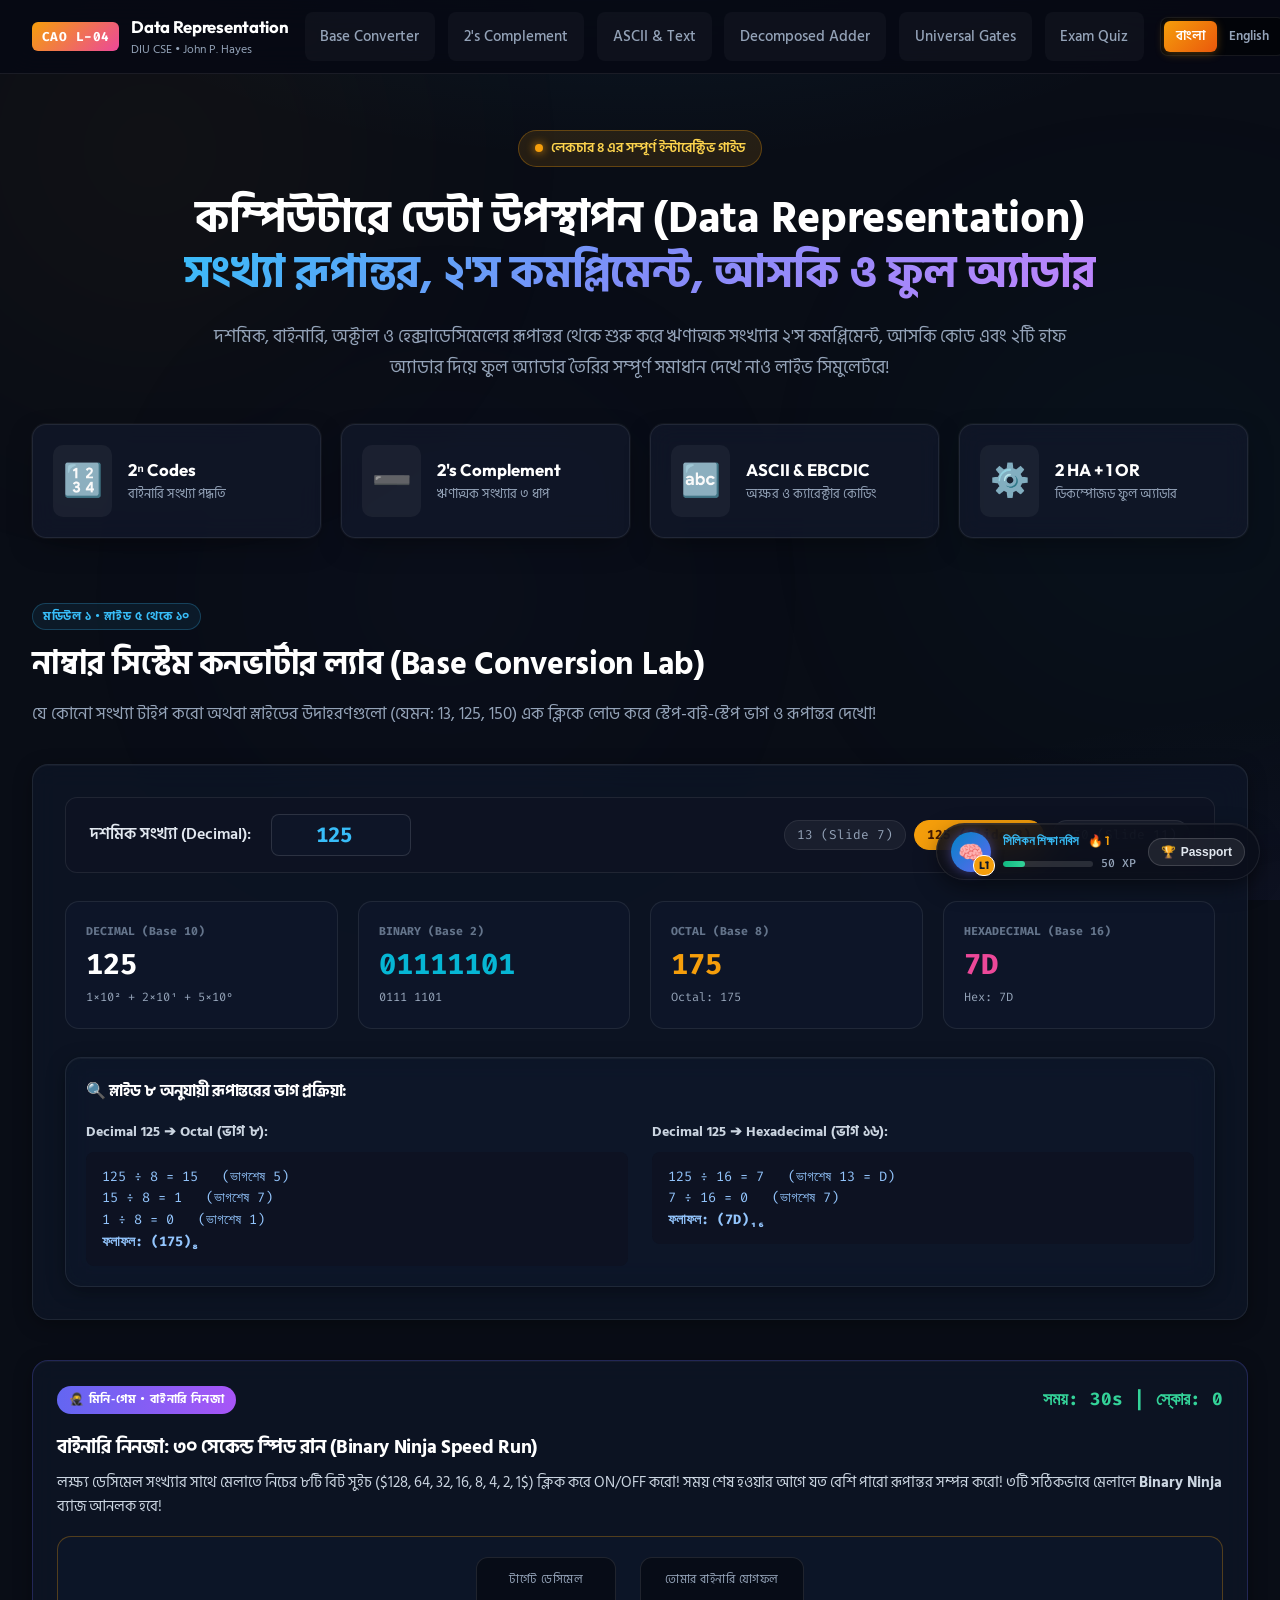
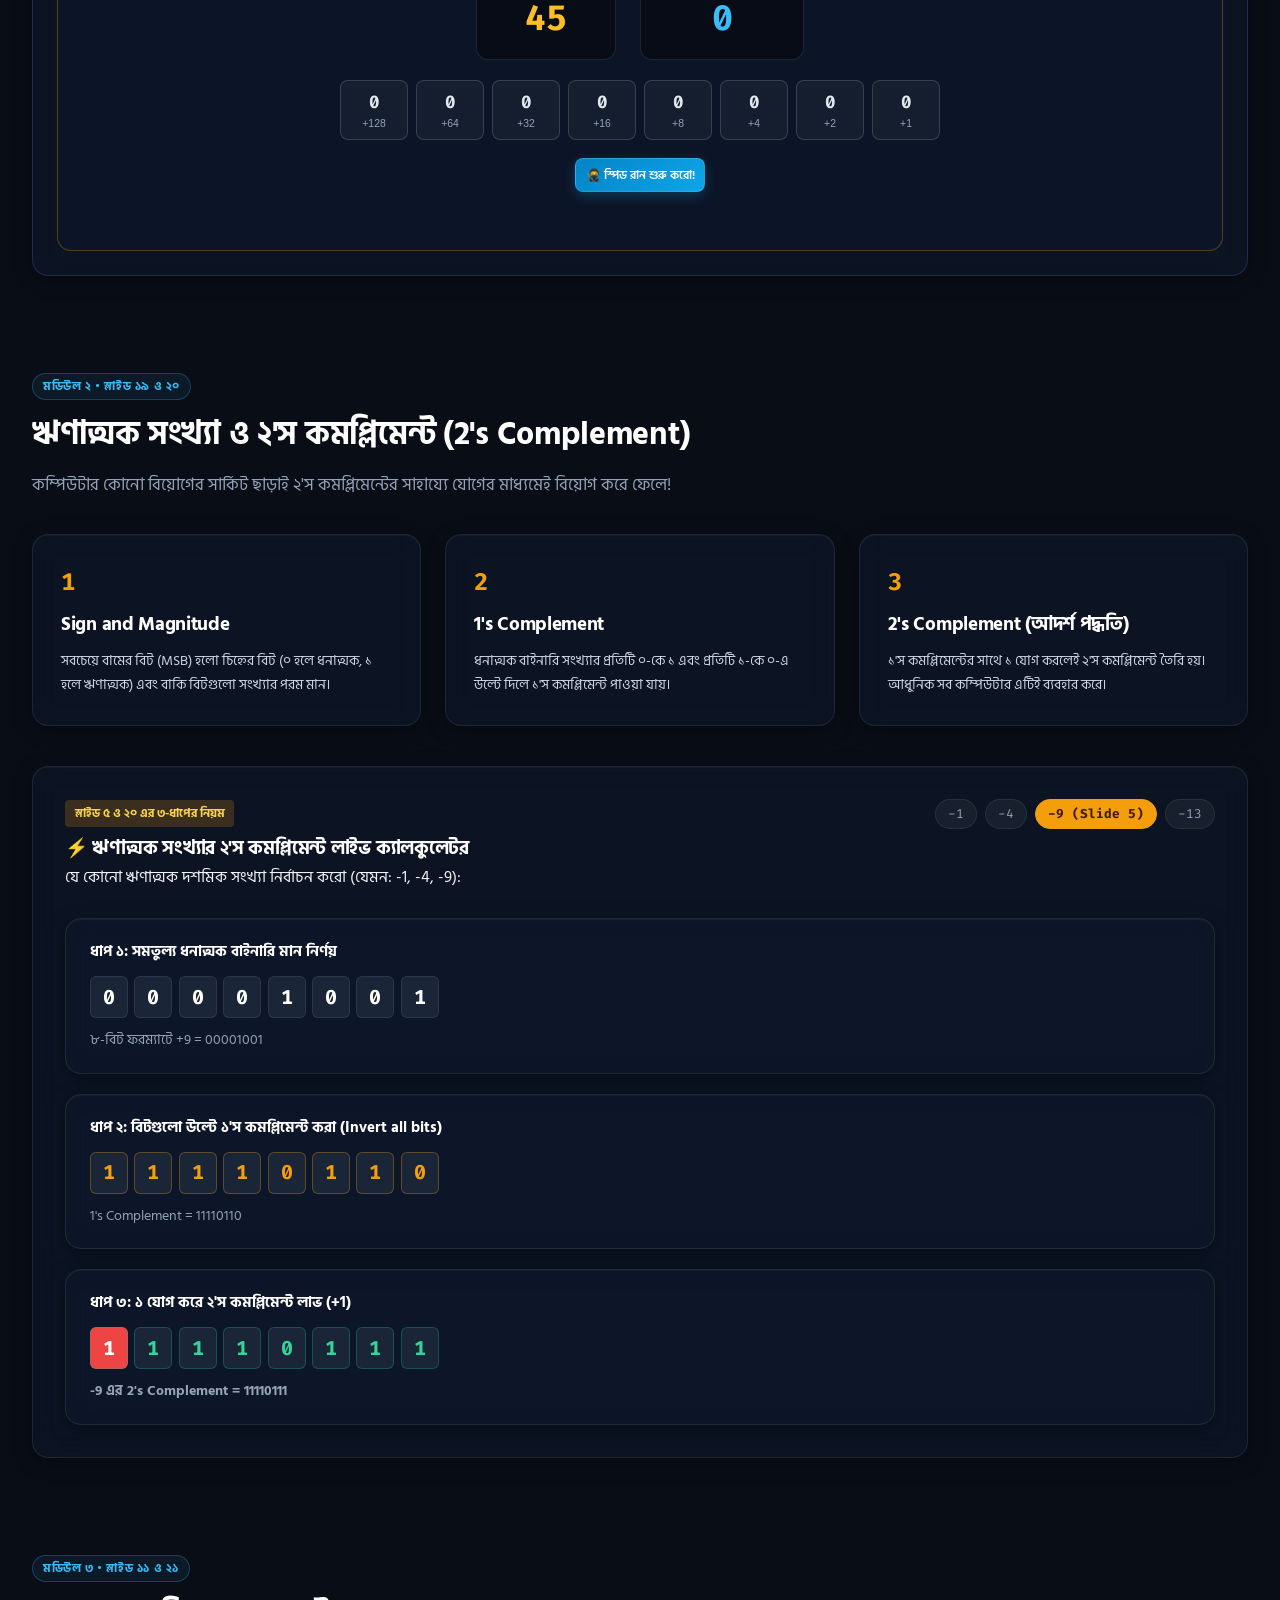
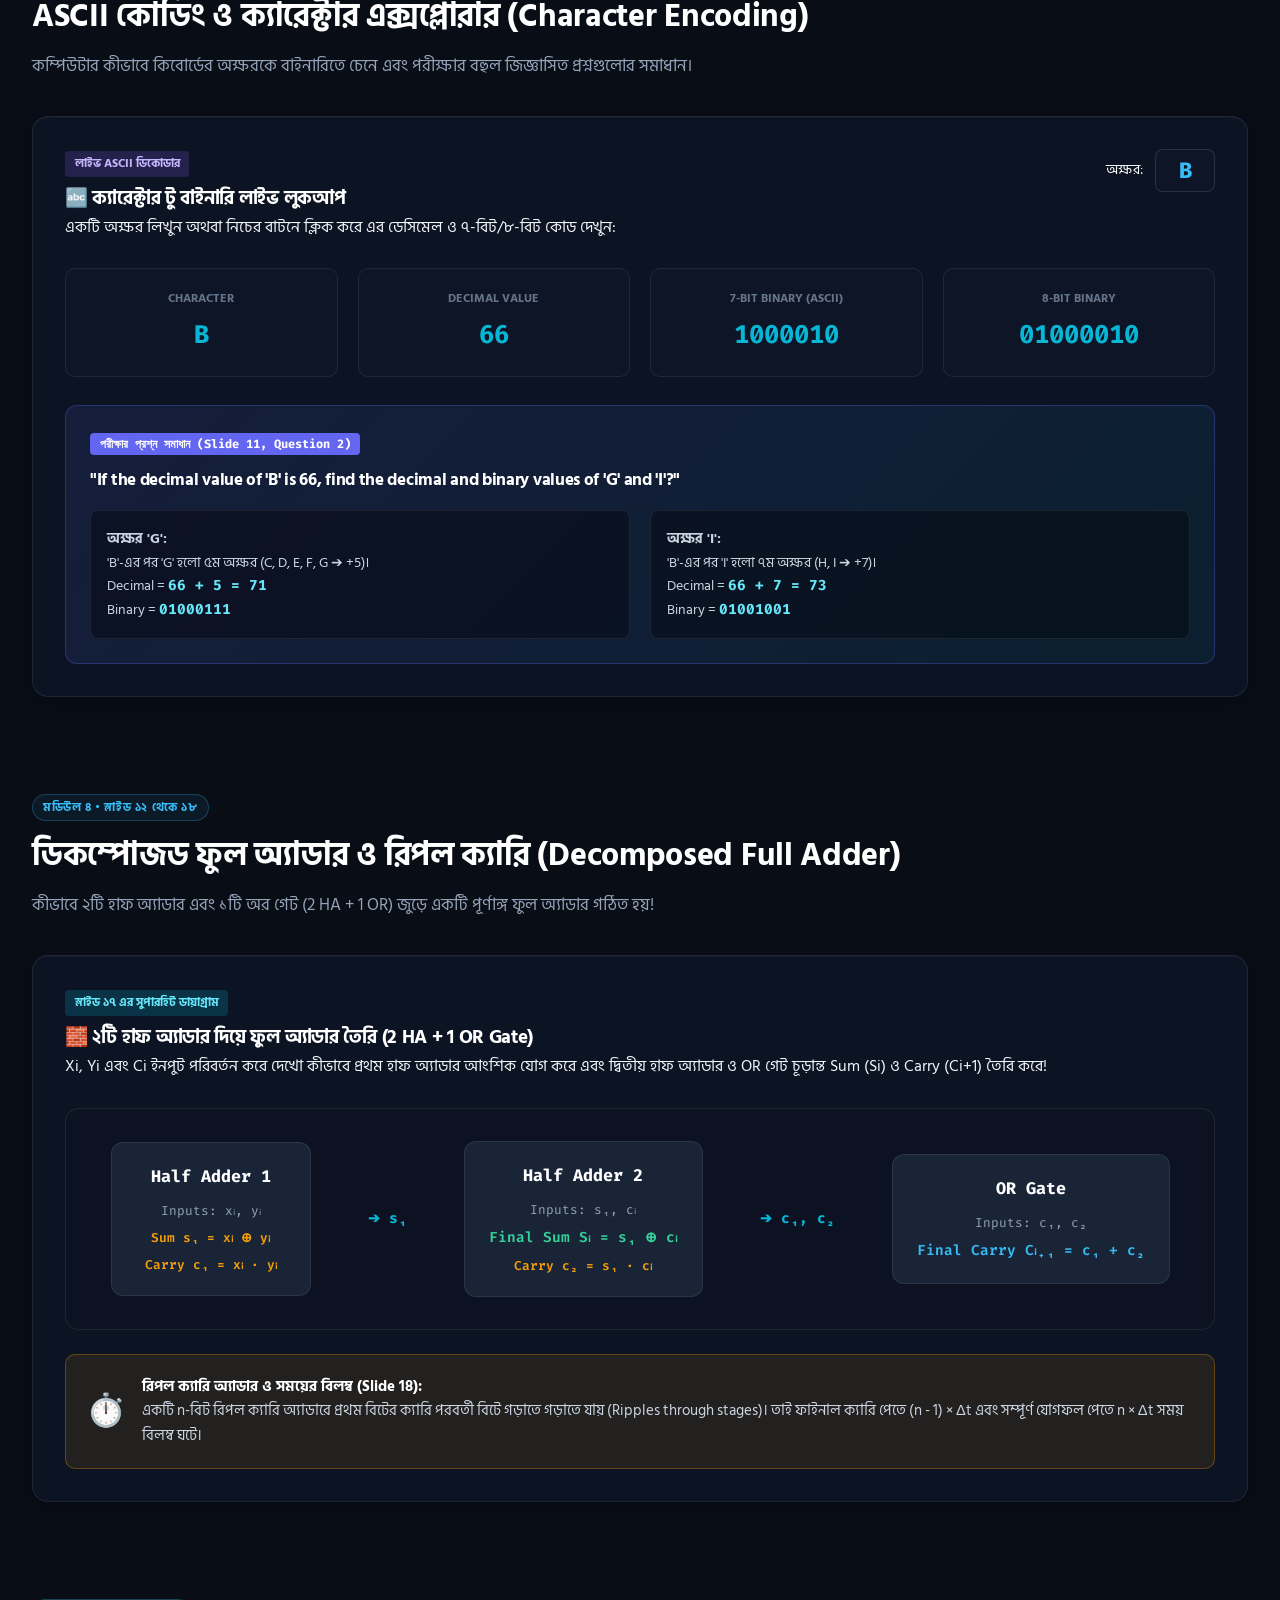
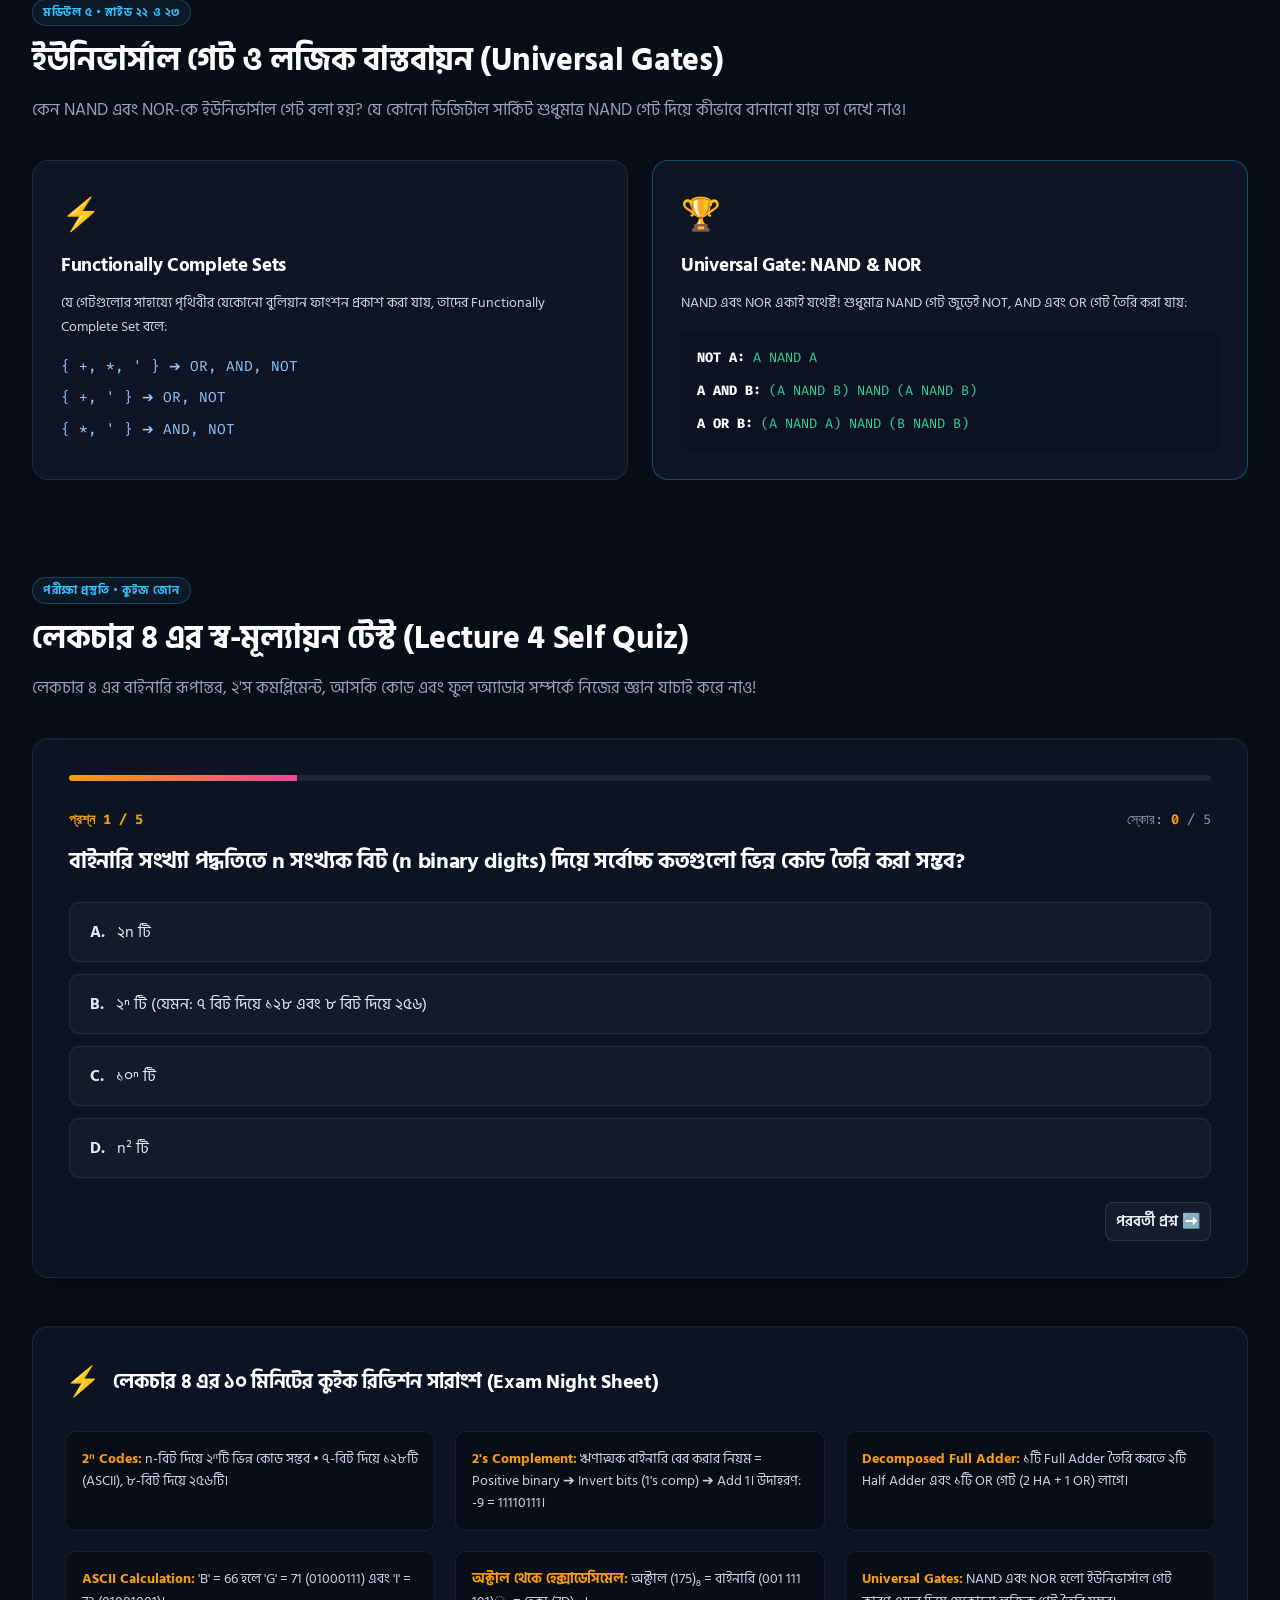
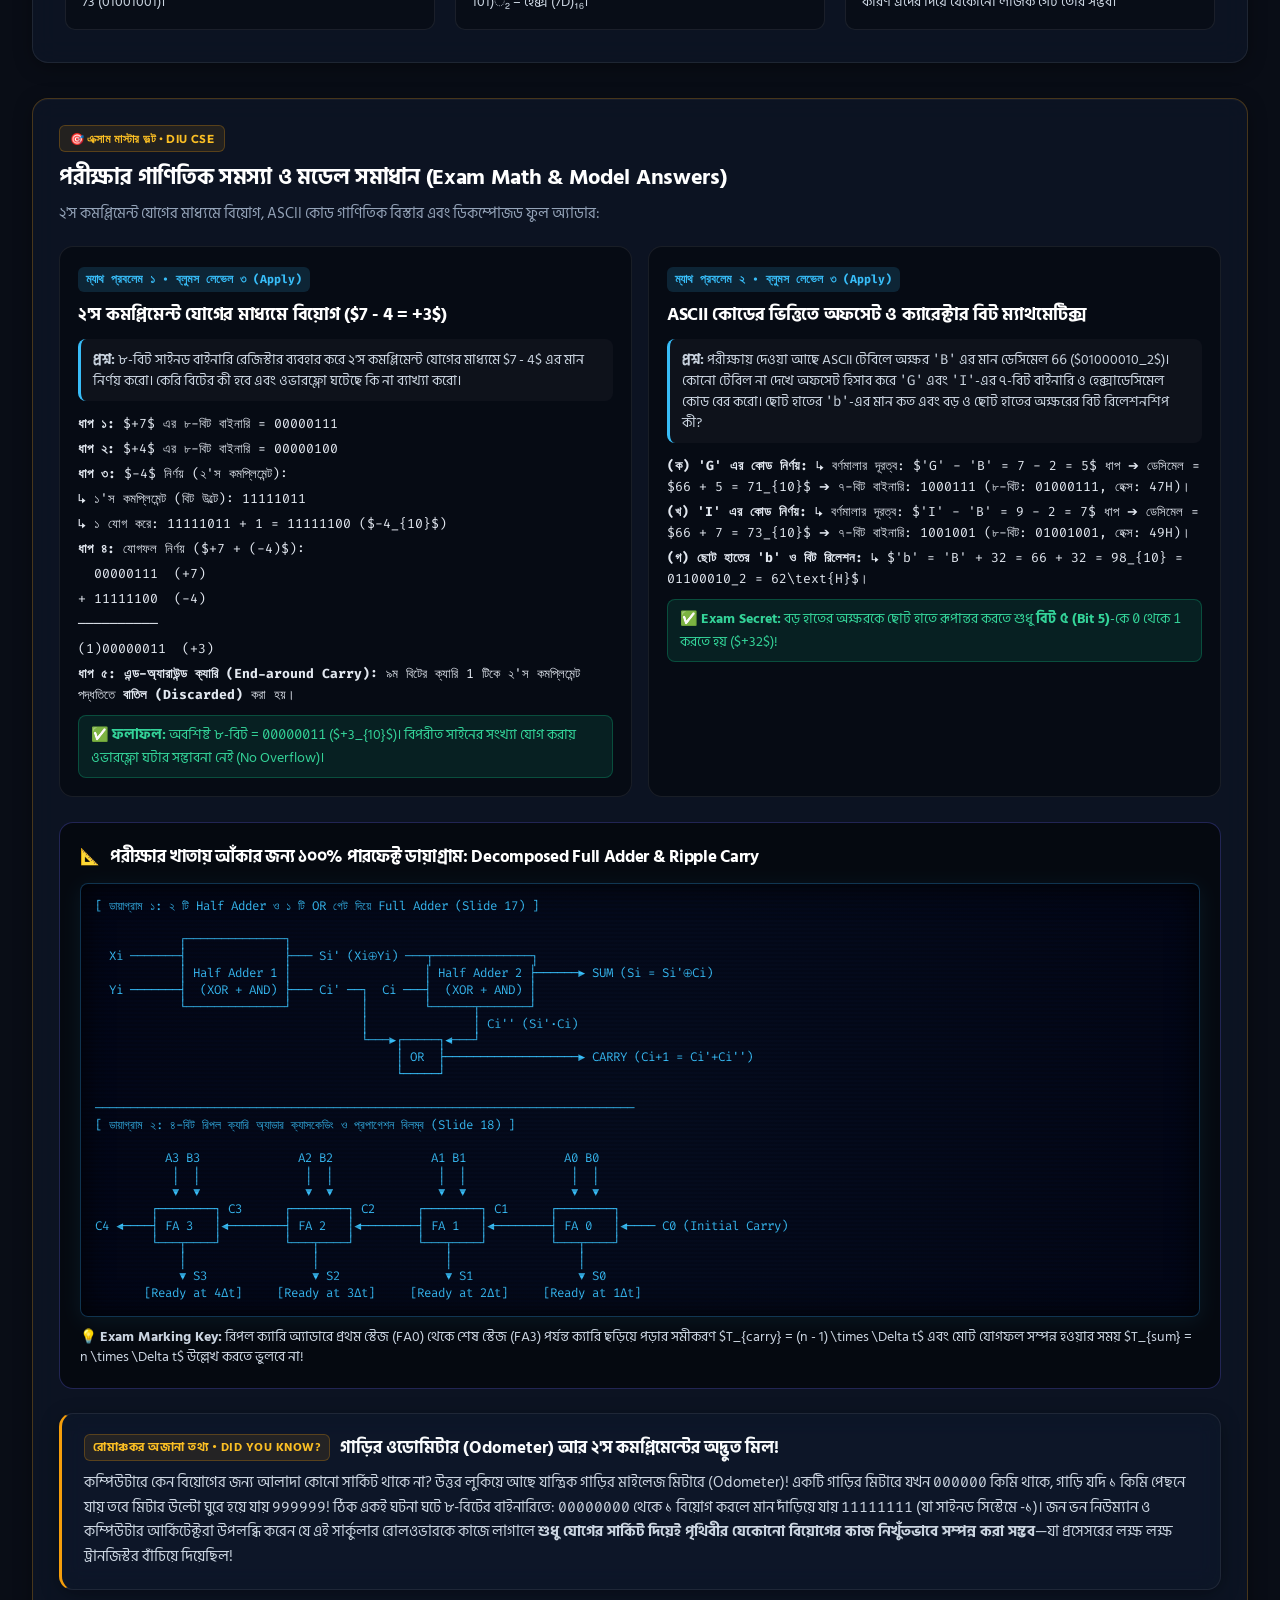
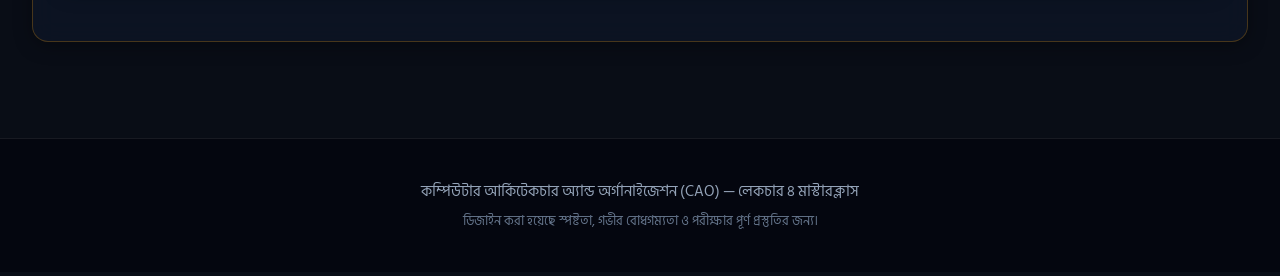
<file: lecture4-interactive/index.html>
<!DOCTYPE html>
<html lang="bn">
<head>
  <meta charset="UTF-8">
  <meta name="viewport" content="width=device-width, initial-scale=1.0">
  <title>CAO Lecture 4: Data Representation - Interactive Masterclass</title>
  <meta name="description" content="Computer Architecture and Organization (CAO) Lecture 4: Data Representation - Interactive visual platform covering Binary, Octal, Hexadecimal conversions, 2's Complement, ASCII, Full Adders, and Universal Gates.">
  <link rel="preconnect" href="https://fonts.googleapis.com">
  <link rel="preconnect" href="https://fonts.gstatic.com" crossorigin>
  <link href="https://fonts.googleapis.com/css2?family=Fira+Code:wght@400;500;600&family=Hind+Siliguri:wght@400;500;600;700&family=Outfit:wght@300;400;500;600;700;800&display=swap" rel="stylesheet">
  <link rel="stylesheet" href="style.css">
  <link rel="stylesheet" href="../shared-gamification.css">
</head>
<body>
  <!-- Ambient Background Glows -->
  <div class="glow-orb orb-1"></div>
  <div class="glow-orb orb-2"></div>
  <div class="glow-orb orb-3"></div>

  <!-- Navigation Bar -->
  <header class="navbar" id="navbar">
    <div class="nav-container">
      <div class="brand">
        <a href="../index.html" style="text-decoration: none; color: inherit; display: flex; align-items: center; gap: 0.75rem;">
          <span class="brand-badge">CAO L-04</span>
          <div class="brand-title">
            <span class="main-title">Data Representation</span>
            <span class="sub-title" data-i18n="nav_brand_sub">DIU CSE • John P. Hayes</span>
          </div>
        </a>
      </div>
      <nav class="nav-links" id="navLinks">
        <a href="#number-converter" class="nav-link" data-i18n="nav_converter">Base Converter</a>
        <a href="#twos-complement" class="nav-link" data-i18n="nav_twos">2's Complement</a>
        <a href="#ascii-explorer" class="nav-link" data-i18n="nav_ascii">ASCII & Text</a>
        <a href="#adders-lab" class="nav-link" data-i18n="nav_adders">Decomposed Adder</a>
        <a href="#universal-gates" class="nav-link" data-i18n="nav_universal">Universal Gates</a>
        <a href="#quiz-zone" class="nav-link" data-i18n="nav_quiz">Exam Quiz</a>
      </nav>
      <div class="nav-actions">
        <!-- Language Switcher Toggle -->
        <div class="lang-switch-group" id="langSwitchGroup">
          <button id="langBnBtn" class="lang-btn active" data-lang="bn">বাংলা</button>
          <button id="langEnBtn" class="lang-btn" data-lang="en">English</button>
        </div>

        <button id="soundToggleBtn" class="action-btn" title="Toggle Sound FX">
          <span class="icon">🔊</span>
        </button>

        <!-- Lecture Switcher Dropdown (Replaces static L-01, L-02, etc.) -->
        <div class="lecture-dropdown" id="lectureDropdown">
          <button class="action-btn dropdown-toggle" id="lectureDropdownBtn" type="button" aria-haspopup="true" aria-expanded="false" title="Switch Lecture">
            <span class="icon">📚</span>
            <span class="dropdown-label">Lectures</span>
            <span class="dropdown-arrow">▾</span>
          </button>
          <div class="dropdown-menu" id="lectureDropdownMenu">
            <a href="../index.html" class="dropdown-item">
              <span class="dropdown-badge b-portal">🏠 Portal</span>
              <span class="dropdown-item-title">Course Overview & Home</span>
            </a>
            <div class="dropdown-divider"></div>
            <a href="../lecture1-interactive/index.html" class="dropdown-item">
              <span class="dropdown-badge b-l1">L-01</span>
              <span class="dropdown-item-title">Intro & Architecture</span>
            </a>
            <a href="../lecture2-interactive/index.html" class="dropdown-item">
              <span class="dropdown-badge b-l2">L-02</span>
              <span class="dropdown-item-title">Evolution of Computers</span>
            </a>
            <a href="../lecture3-interactive/index.html" class="dropdown-item">
              <span class="dropdown-badge b-l3">L-03</span>
              <span class="dropdown-item-title">Design Methodology</span>
            </a>
            <a href="../lecture4-interactive/index.html" class="dropdown-item current-lecture">
              <span class="dropdown-badge b-l4">L-04</span>
              <span class="dropdown-item-title">Data Representation</span>
              <span class="current-dot"></span>
            </a>
            <a href="../lecture5-interactive/index.html" class="dropdown-item">
              <span class="dropdown-badge b-l5">L-05</span>
              <span class="dropdown-item-title">Processor Basics</span>
            </a>
          </div>
        </div>

        <a href="#quiz-zone" class="action-btn primary-btn quiz-nav-btn">
          <span data-i18n="nav_take_test">টেস্ট দাও</span>
        </a>

        <!-- Mobile Hamburger Toggle Button -->
        <button class="nav-toggle-btn" id="navToggleBtn" type="button" aria-label="Toggle Navigation Menu" aria-expanded="false">
          <span class="hamburger-bar"></span>
          <span class="hamburger-bar"></span>
          <span class="hamburger-bar"></span>
        </button>
      </div>
    </div>
  </header>

  <main>
    <!-- Hero Section -->
    <section class="hero-section">
      <div class="hero-badge">
        <span class="badge-dot"></span> <span data-i18n="hero_badge">লেকচার ৪ এর সম্পূর্ণ ইন্টারেক্টিভ গাইড</span>
      </div>
      <h1 class="hero-title" data-i18n="hero_title">
        কম্পিউটারে ডেটা উপস্থাপন (Data Representation)<br>
        <span class="gradient-text">সংখ্যা রূপান্তর, ২'স কমপ্লিমেন্ট, আসকি ও ফুল অ্যাডার</span>
      </h1>
      <p class="hero-subtitle" data-i18n="hero_subtitle">
        দশমিক, বাইনারি, অক্টাল ও হেক্সাডেসিমেলের রূপান্তর থেকে শুরু করে ঋণাত্মক সংখ্যার ২'স কমপ্লিমেন্ট, আসকি কোড 
        এবং ২টি হাফ অ্যাডার দিয়ে ফুল অ্যাডার তৈরির সম্পূর্ণ সমাধান দেখে নাও লাইভ সিমুলেটরে!
      </p>

      <div class="hero-stats-grid">
        <div class="stat-card">
          <div class="stat-icon">🔢</div>
          <div class="stat-data">
            <span class="stat-number">2ⁿ Codes</span>
            <span class="stat-label" data-i18n="stat_binary">বাইনারি সংখ্যা পদ্ধতি</span>
          </div>
        </div>
        <div class="stat-card">
          <div class="stat-icon">➖</div>
          <div class="stat-data">
            <span class="stat-number">2's Complement</span>
            <span class="stat-label" data-i18n="stat_twos">ঋণাত্মক সংখ্যার ৩ ধাপ</span>
          </div>
        </div>
        <div class="stat-card">
          <div class="stat-icon">🔤</div>
          <div class="stat-data">
            <span class="stat-number">ASCII & EBCDIC</span>
            <span class="stat-label" data-i18n="stat_ascii">অক্ষর ও ক্যারেক্টার কোডিং</span>
          </div>
        </div>
        <div class="stat-card">
          <div class="stat-icon">⚙️</div>
          <div class="stat-data">
            <span class="stat-number">2 HA + 1 OR</span>
            <span class="stat-label" data-i18n="stat_adder">ডিকম্পোজড ফুল অ্যাডার</span>
          </div>
        </div>
      </div>
    </section>

    <!-- SECTION 1: Base Conversion Lab -->
    <section id="number-converter" class="content-section">
      <div class="section-header">
        <div class="section-tag" data-i18n="sec1_tag">মডিউল ১ • স্লাইড ৫ থেকে ১০</div>
        <h2 data-i18n="sec1_title">নাম্বার সিস্টেম কনভার্টার ল্যাব (Base Conversion Lab)</h2>
        <p class="section-desc" data-i18n="sec1_desc">
          যে কোনো সংখ্যা টাইপ করো অথবা স্লাইডের উদাহরণগুলো (যেমন: 13, 125, 150) এক ক্লিকে লোড করে স্টেপ-বাই-স্টেপ ভাগ ও রূপান্তর দেখো!
        </p>
      </div>

      <div class="interactive-lab-card" id="converter-lab">
        <div class="converter-input-bar">
          <label for="decimalInput" data-i18n="conv_label">দশমিক সংখ্যা (Decimal):</label>
          <input type="number" id="decimalInput" value="125" min="0" max="65535">
          <div class="preset-pills">
            <button class="pill-btn" data-val="13">13 (Slide 7)</button>
            <button class="pill-btn active" data-val="125">125 (Slide 8)</button>
            <button class="pill-btn" data-val="150">150 (Slide 11)</button>
          </div>
        </div>

        <!-- 4 Bases Grid Display -->
        <div class="bases-grid">
          <div class="base-card dec-card">
            <span class="base-tag">DECIMAL (Base 10)</span>
            <span class="base-value" id="valDec">125</span>
            <span class="base-formula">1×10² + 2×10¹ + 5×10⁰</span>
          </div>

          <div class="base-card bin-card">
            <span class="base-tag">BINARY (Base 2)</span>
            <span class="base-value" id="valBin">01111101</span>
            <span class="base-formula" id="binBitGrouping">0111 1101</span>
          </div>

          <div class="base-card oct-card">
            <span class="base-tag">OCTAL (Base 8)</span>
            <span class="base-value" id="valOct">175</span>
            <span class="base-formula" id="octGrouping">1 7 5 (8¹⁵ - 5, 8¹ - 7)</span>
          </div>

          <div class="base-card hex-card">
            <span class="base-tag">HEXADECIMAL (Base 16)</span>
            <span class="base-value" id="valHex">7D</span>
            <span class="base-formula" id="hexGrouping">7 D (D = 13)</span>
          </div>
        </div>

        <!-- Step-by-step division display -->
        <div class="conversion-steps-box">
          <h4 data-i18n="conv_steps_title">🔍 স্লাইড ৮ অনুযায়ী রূপান্তরের ভাগ প্রক্রিয়া:</h4>
          <div class="steps-two-col">
            <div class="step-col" id="octalSteps">
              <strong>Decimal 125 ➔ Octal (Divide by 8):</strong>
              <div class="division-table">
                125 ÷ 8 = 15 &nbsp; (Remainder 5) ➔ LSB<br>
                15 ÷ 8 = 1 &nbsp;&nbsp;&nbsp;&nbsp; (Remainder 7)<br>
                1 ÷ 8 = 0 &nbsp;&nbsp;&nbsp;&nbsp;&nbsp;&nbsp; (Remainder 1) ➔ MSB<br>
                <strong>Result: (175)₈</strong>
              </div>
            </div>
            <div class="step-col" id="hexSteps">
              <strong>Decimal 125 ➔ Hexadecimal (Divide by 16):</strong>
              <div class="division-table">
                125 ÷ 16 = 7 &nbsp; (Remainder 13 = D) ➔ LSB<br>
                7 ÷ 16 = 0 &nbsp;&nbsp;&nbsp;&nbsp; (Remainder 7) ➔ MSB<br><br>
                <strong>Result: (7D)₁₆</strong>
              </div>
            </div>
          </div>
        </div>
      </div>

      <!-- Mini-Game: Binary Ninja 30-Second Speed Run -->
      <div class="minigame-card" id="binaryNinjaGame">
        <div class="minigame-header">
          <div class="minigame-badge" data-i18n="ninja_badge">🥷 Mini-Game • Binary Ninja</div>
          <div class="minigame-score"><span data-i18n="ninja_time_label">Time:</span> <span id="ninjaTimer">30</span>s | <span data-i18n="ninja_score_label">Score:</span> <span id="ninjaScore">0</span></div>
        </div>
        <h3 style="color:#f8fafc; margin-bottom:8px;" data-i18n="ninja_title">বাইনারি নিনজা: ৩০ সেকেন্ড স্পিড রান (Binary Ninja Speed Run)</h3>
        <p style="color:#cbd5e1; font-size:0.92rem; margin-bottom:16px;" data-i18n="ninja_desc">
          লক্ষ্য ডেসিমেল সংখ্যার সাথে মেলাতে নিচের ৮টি বিট সুইচ ($128, 64, 32, 16, 8, 4, 2, 1$) ক্লিক করে ON/OFF করো! 
          সময় শেষ হওয়ার আগে যত বেশি পারো রূপান্তর সম্পন্ন করো! ৩টি সঠিকভাবে মেলালে <strong>Binary Ninja</strong> ব্যাজ আনলক হবে!
        </p>

        <div class="ninja-arena">
          <div class="ninja-target-row">
            <div class="target-box">
              <span class="target-lbl" data-i18n="ninja_target_label">TARGET DECIMAL</span>
              <span class="target-num" id="ninjaTargetNum">45</span>
            </div>
            <div class="current-box">
              <span class="target-lbl" data-i18n="ninja_current_label">YOUR BINARY SUM</span>
              <span class="target-num" id="ninjaCurrentSum">0</span>
            </div>
          </div>

          <div class="ninja-switches-grid" id="ninjaSwitchesGrid">
            <!-- 8 Bit toggle buttons -->
          </div>

          <div class="ninja-actions-row" style="margin-top: 18px; display: flex; gap: 12px; justify-content: center;">
            <button id="btnStartNinja" class="action-btn primary-btn" data-i18n="btn_ninja_start">🥷 Start Speed Run!</button>
          </div>

          <div class="ninja-feedback" id="ninjaFeedback" style="margin-top: 14px; text-align: center; font-size: 0.95rem; font-weight: 600; min-height: 24px;"></div>
        </div>
      </div>
    </section>

    <!-- SECTION 2: Negative Number Representation & 2's Complement -->
    <section id="twos-complement" class="content-section">
      <div class="section-header">
        <div class="section-tag" data-i18n="sec2_tag">মডিউল ২ • স্লাইড ১৯ ও ২০</div>
        <h2 data-i18n="sec2_title">ঋণাত্মক সংখ্যা ও ২'স কমপ্লিমেন্ট (2's Complement)</h2>
        <p class="section-desc" data-i18n="sec2_desc">
          কম্পিউটার কোনো বিয়োগের সার্কিট ছাড়াই ২'স কমপ্লিমেন্টের সাহায্যে যোগের মাধ্যমেই বিয়োগ করে ফেলে!
        </p>
      </div>

      <!-- 3 Methods of Negative Numbers (Slide 19) -->
      <div class="three-methods-grid">
        <div class="method-card">
          <span class="method-num">1</span>
          <h3>Sign and Magnitude</h3>
          <p data-i18n="sm_desc">সবচেয়ে বামের বিট (MSB) হলো চিহ্নের বিট (০ হলে ধনাত্মক, ১ হলে ঋণাত্মক) এবং বাকি বিটগুলো সংখ্যার পরম মান।</p>
        </div>

        <div class="method-card">
          <span class="method-num">2</span>
          <h3>1's Complement</h3>
          <p data-i18n="ones_desc">ধনাত্মক বাইনারি সংখ্যার প্রতিটি ০-কে ১ এবং প্রতিটি ১-কে ০-এ উল্টে দিলে ১'স কমপ্লিমেন্ট পাওয়া যায়।</p>
        </div>

        <div class="method-card featured-card">
          <span class="method-num">3</span>
          <h3 data-i18n="twos_method_title">2's Complement (আদর্শ পদ্ধতি)</h3>
          <p data-i18n="twos_desc">১'স কমপ্লিমেন্টের সাথে ১ যোগ করলেই ২'স কমপ্লিমেন্ট তৈরি হয়। আধুনিক সব কম্পিউটার এটিই ব্যবহার করে।</p>
        </div>
      </div>

      <!-- Interactive 2's Complement Calculator (Slide 20) -->
      <div class="interactive-lab-card" id="twos-lab">
        <div class="lab-header">
          <div>
            <span class="badge-status highlight-orange" data-i18n="twos_badge">স্লাইড ৫ ও ২০ এর ৩-ধাপের নিয়ম</span>
            <h3 data-i18n="twos_title">⚡ ঋণাত্মক সংখ্যার ২'স কমপ্লিমেন্ট লাইভ ক্যালকুলেটর</h3>
            <p data-i18n="twos_desc_head">যে কোনো ঋণাত্মক দশমিক সংখ্যা নির্বাচন করো (যেমন: -1, -4, -9):</p>
          </div>
          <div class="twos-presets">
            <button class="pill-btn" data-val="-1">-1</button>
            <button class="pill-btn" data-val="-4">-4</button>
            <button class="pill-btn active" data-val="-9">-9 (Slide 5)</button>
            <button class="pill-btn" data-val="-13">-13</button>
          </div>
        </div>

        <div class="twos-step-walkthrough">
          <!-- Step 1 -->
          <div class="twos-step-box">
            <div class="step-badge" data-i18n="twos_s1_title">ধাপ ১: সমতুল্য ধনাত্মক বাইনারি মান নির্ণয় (+9)</div>
            <div class="bit-blocks" id="step1Bits">
              <span class="bit-cell">0</span><span class="bit-cell">0</span><span class="bit-cell">0</span><span class="bit-cell">0</span>
              <span class="bit-cell">1</span><span class="bit-cell">0</span><span class="bit-cell">0</span><span class="bit-cell">1</span>
            </div>
            <span class="step-sub" id="twosStep1Sub">8-bit format: +9 = 00001001</span>
          </div>

          <!-- Step 2 -->
          <div class="twos-step-box">
            <div class="step-badge" data-i18n="twos_s2_title">ধাপ ২: বিটগুলো উল্টে ১'স কমপ্লিমেন্ট করা (Invert all bits)</div>
            <div class="bit-blocks inverted" id="step2Bits">
              <span class="bit-cell">1</span><span class="bit-cell">1</span><span class="bit-cell">1</span><span class="bit-cell">1</span>
              <span class="bit-cell">0</span><span class="bit-cell">1</span><span class="bit-cell">1</span><span class="bit-cell">0</span>
            </div>
            <span class="step-sub">1's Complement = 11110110</span>
          </div>

          <!-- Step 3 -->
          <div class="twos-step-box highlight-step">
            <div class="step-badge" data-i18n="twos_s3_title">ধাপ ৩: ১ যোগ করে ২'স কমপ্লিমেন্ট লাভ (+1)</div>
            <div class="bit-blocks result" id="step3Bits">
              <span class="bit-cell msb-sign">1</span><span class="bit-cell">1</span><span class="bit-cell">1</span><span class="bit-cell">1</span>
              <span class="bit-cell">0</span><span class="bit-cell">1</span><span class="bit-cell">1</span><span class="bit-cell">1</span>
            </div>
            <span class="step-sub" id="twosStep3Sub"><strong>2's Complement of -9 = 11110111</strong></span>
          </div>
        </div>
      </div>
    </section>

    <!-- SECTION 3: ASCII & Character Encoding -->
    <section id="ascii-explorer" class="content-section">
      <div class="section-header">
        <div class="section-tag" data-i18n="sec3_tag">মডিউল ৩ • স্লাইড ১১ ও ২১</div>
        <h2 data-i18n="sec3_title">ASCII কোডিং ও ক্যারেক্টার এক্সপ্লোরার (Character Encoding)</h2>
        <p class="section-desc" data-i18n="sec3_desc">
          কম্পিউটার কীভাবে কিবোর্ডের অক্ষরকে বাইনারিতে চেনে এবং পরীক্ষার বহুল জিজ্ঞাসিত প্রশ্নগুলোর সমাধান।
        </p>
      </div>

      <div class="interactive-lab-card" id="ascii-lab">
        <div class="lab-header">
          <div>
            <span class="badge-status highlight-indigo" data-i18n="ascii_badge">লাইভ ASCII ডিকোডার</span>
            <h3 data-i18n="ascii_title">🔤 ক্যারেক্টার টু বাইনারি লাইভ লুকআপ</h3>
            <p data-i18n="ascii_desc">একটি অক্ষর লিখুন অথবা নিচের বাটনে ক্লিক করে এর ডেসিমেল ও ৭-বিট/৮-বিট কোড দেখুন:</p>
          </div>
          <div class="ascii-input-wrapper">
            <label for="charInput" data-i18n="ascii_label">অক্ষর:</label>
            <input type="text" id="charInput" maxlength="1" value="B">
          </div>
        </div>

        <div class="ascii-result-cards">
          <div class="ascii-card">
            <span class="a-label">Character</span>
            <strong class="a-val" id="dispChar">B</strong>
          </div>
          <div class="ascii-card">
            <span class="a-label">Decimal Value</span>
            <strong class="a-val" id="dispDec">66</strong>
          </div>
          <div class="ascii-card">
            <span class="a-label">7-bit Binary (ASCII)</span>
            <strong class="a-val" id="dispBin7">1000010</strong>
          </div>
          <div class="ascii-card">
            <span class="a-label">8-bit Binary</span>
            <strong class="a-val" id="dispBin8">01000010</strong>
          </div>
        </div>

        <!-- Solved Exam Question (Slide 11) -->
        <div class="exam-problem-box">
          <div class="ep-header">
            <span class="ep-badge" data-i18n="ep_badge">পরীক্ষার প্রশ্ন সমাধান (Slide 11, Question 2)</span>
            <h4>"If the decimal value of 'B' is 66, find the decimal and binary values of 'G' and 'I'?"</h4>
          </div>
          <div class="ep-solution-grid">
            <div class="sol-item" data-i18n="sol_g">
              <strong>অক্ষর 'G':</strong><br>
              'B'-এর পর 'G' হলো ৫ম অক্ষর (C, D, E, F, G ➔ +5)।<br>
              Decimal = <code>66 + 5 = 71</code><br>
              Binary = <code>01000111</code>
            </div>
            <div class="sol-item" data-i18n="sol_i">
              <strong>অক্ষর 'I':</strong><br>
              'B'-এর পর 'I' হলো ৭ম অক্ষর (H, I ➔ +7)।<br>
              Decimal = <code>66 + 7 = 73</code><br>
              Binary = <code>01001001</code>
            </div>
          </div>
        </div>
      </div>
    </section>

    <!-- SECTION 4: Decomposed Full Adder & Ripple Carry -->
    <section id="adders-lab" class="content-section">
      <div class="section-header">
        <div class="section-tag" data-i18n="sec4_tag">মডিউল ৪ • স্লাইড ১২ থেকে ১৮</div>
        <h2 data-i18n="sec4_title">ডিকম্পোজড ফুল অ্যাডার ও রিপল ক্যারি (Decomposed Full Adder)</h2>
        <p class="section-desc" data-i18n="sec4_desc">
          কীভাবে ২টি হাফ অ্যাডার এবং ১টি অর গেট (2 HA + 1 OR) জুড়ে একটি পূর্ণাঙ্গ ফুল অ্যাডার গঠিত হয়!
        </p>
      </div>

      <!-- Decomposed Full Adder Architecture (Slide 17) -->
      <div class="interactive-lab-card" id="decomposed-adder-lab">
        <div class="lab-header">
          <div>
            <span class="badge-status highlight-cyan" data-i18n="decomp_badge">স্লাইড ১৭ এর সুপারহিট ডায়াগ্রাম</span>
            <h3 data-i18n="decomp_title">🧱 ২টি হাফ অ্যাডার দিয়ে ফুল অ্যাডার তৈরি (2 HA + 1 OR Gate)</h3>
            <p data-i18n="decomp_desc">
              $X_i$, $Y_i$ এবং $C_i$ ইনপুট পরিবর্তন করে দেখো কীভাবে প্রথম হাফ অ্যাডার আংশিক যোগ করে এবং দ্বিতীয় হাফ অ্যাডার ও OR গেট চূড়ান্ত Sum ($S_i$) ও Carry ($C_{i+1}$) তৈরি করে!
            </p>
          </div>
        </div>

        <div class="decomposed-circuit-wrapper">
          <div class="decomp-row">
            <!-- HA 1 -->
            <div class="ha-block ha-1" id="ha1Block">
              <span class="ha-title">Half Adder 1</span>
              <div class="ha-signals">
                <span>Inputs: xᵢ, yᵢ</span>
                <span class="ha-out">Sum s₁ = xᵢ ⊕ yᵢ</span>
                <span class="ha-out">Carry c₁ = xᵢ · yᵢ</span>
              </div>
            </div>

            <div class="decomp-arrow">➔ s₁</div>

            <!-- HA 2 -->
            <div class="ha-block ha-2" id="ha2Block">
              <span class="ha-title">Half Adder 2</span>
              <div class="ha-signals">
                <span>Inputs: s₁, cᵢ</span>
                <span class="ha-out highlight-sum">Final Sum Sᵢ = s₁ ⊕ cᵢ</span>
                <span class="ha-out">Carry c₂ = s₁ · cᵢ</span>
              </div>
            </div>

            <div class="decomp-arrow">➔ c₁, c₂</div>

            <!-- OR Gate -->
            <div class="or-block" id="orBlock">
              <span class="ha-title">OR Gate</span>
              <div class="ha-signals">
                <span>Inputs: c₁, c₂</span>
                <span class="ha-out highlight-carry">Final Carry Cᵢ₊₁ = c₁ + c₂</span>
              </div>
            </div>
          </div>
        </div>

        <!-- Ripple Carry Adder Delay Formula (Slide 18) -->
        <div class="ripple-delay-banner">
          <span class="banner-icon">⏱️</span>
          <div>
            <strong data-i18n="ripple_delay_title">রিপল ক্যারি অ্যাডার ও সময়ের বিলম্ব (Slide 18):</strong><br>
            <span data-i18n="ripple_delay_body">একটি n-বিট রিপল ক্যারি অ্যাডারে প্রথম বিটের ক্যারি পরবর্তী বিটে গড়াতে গড়াতে যায় (Ripples through stages)। তাই ফাইনাল ক্যারি পেতে <code>(n - 1) × Δt</code> এবং সম্পূর্ণ যোগফল পেতে <code>n × Δt</code> সময় বিলম্ব ঘটে।</span>
          </div>
        </div>
      </div>
    </section>

    <!-- SECTION 5: Universal Gates -->
    <section id="universal-gates" class="content-section">
      <div class="section-header">
        <div class="section-tag" data-i18n="sec5_tag">মডিউল ৫ • স্লাইড ২২ ও ২৩</div>
        <h2 data-i18n="sec5_title">ইউনিভার্সাল গেট ও লজিক বাস্তবায়ন (Universal Gates)</h2>
        <p class="section-desc" data-i18n="sec5_desc">
          কেন NAND এবং NOR-কে ইউনিভার্সাল গেট বলা হয়? যে কোনো ডিজিটাল সার্কিট শুধুমাত্র NAND গেট দিয়ে কীভাবে বানানো যায় তা দেখে নাও।
        </p>
      </div>

      <div class="universal-gates-grid">
        <div class="univ-card">
          <div class="u-icon">⚡</div>
          <h3>Functionally Complete Sets</h3>
          <p data-i18n="func_complete_desc">যে গেটগুলোর সাহায্যে পৃথিবীর যেকোনো বুলিয়ান ফাংশন প্রকাশ করা যায়, তাদের Functionally Complete Set বলে:</p>
          <ul class="u-list">
            <li><code>{ +, *, ' }</code> ➔ OR, AND, NOT</li>
            <li><code>{ +, ' }</code> ➔ OR, NOT</li>
            <li><code>{ *, ' }</code> ➔ AND, NOT</li>
          </ul>
        </div>

        <div class="univ-card featured-card">
          <div class="u-icon">🏆</div>
          <h3>Universal Gate: NAND & NOR</h3>
          <p data-i18n="univ_gate_desc">NAND এবং NOR একাই যথেষ্ট! শুধুমাত্র NAND গেট জুড়েই NOT, AND এবং OR গেট তৈরি করা যায়:</p>
          <div class="nand-transforms">
            <div class="n-trans"><strong>NOT A:</strong> <code>A NAND A</code></div>
            <div class="n-trans"><strong>A AND B:</strong> <code>(A NAND B) NAND (A NAND B)</code></div>
            <div class="n-trans"><strong>A OR B:</strong> <code>(A NAND A) NAND (B NAND B)</code></div>
          </div>
        </div>
      </div>
    </section>

    <!-- SECTION 6: Exam Quiz & Mastery Zone -->
    <section id="quiz-zone" class="content-section">
      <div class="section-header">
        <div class="section-tag" data-i18n="sec6_tag">পরীক্ষা প্রস্তুতি • কুইজ জোন</div>
        <h2 data-i18n="sec6_title">লেকচার ৪ এর স্ব-মূল্যায়ন টেস্ট (Lecture 4 Self Quiz)</h2>
        <p class="section-desc" data-i18n="sec6_desc">
          লেকচার ৪ এর বাইনারি রূপান্তর, ২'স কমপ্লিমেন্ট, আসকি কোড এবং ফুল অ্যাডার সম্পর্কে নিজের জ্ঞান যাচাই করে নাও!
        </p>
      </div>

      <div class="quiz-container-card">
        <div class="quiz-progress-bar">
          <div class="progress-fill" id="quizProgressFill" style="width: 20%;"></div>
        </div>

        <div class="quiz-card-content" id="quizCardContent">
          <div class="quiz-question-header">
            <span class="question-number" id="questionNumberBadge">Question 1 / 5</span>
            <span class="score-badge"><span data-i18n="quiz_score_prefix">স্কোর:</span> <strong id="scoreBadge">0</strong> / 5</span>
          </div>

          <h3 class="quiz-question-text" id="quizQuestionText"></h3>
          <div class="quiz-options-list" id="quizOptionsList"></div>

          <div class="quiz-explanation-box" id="quizExplanationBox">
            <div class="exp-title" id="expTitle">Explanation:</div>
            <div class="exp-body" id="expBody"></div>
          </div>
        </div>

        <div class="quiz-footer">
          <button id="nextQuestionBtn" class="action-btn" disabled data-i18n="btn_next_q">পরবর্তী প্রশ্ন ➡️</button>
        </div>
      </div>

      <!-- Quick Summary Card for Exam Night -->
      <div class="exam-cheat-sheet">
        <div class="cheat-header">
          <span class="icon">⚡</span>
          <h3 data-i18n="cheat_title">লেকচার ৪ এর ১০ মিনিটের কুইক রিভিশন সারাংশ (Exam Night Sheet)</h3>
        </div>
        <div class="cheat-grid">
          <div class="cheat-item" data-i18n="cheat_l4_1">
            <strong>2ⁿ Codes:</strong> n-বিট দিয়ে ২ⁿটি ভিন্ন কোড সম্ভব • ৭-বিট দিয়ে ১২৮টি (ASCII), ৮-বিট দিয়ে ২৫৬টি।
          </div>
          <div class="cheat-item" data-i18n="cheat_l4_2">
            <strong>2's Complement:</strong> ঋণাত্মক বাইনারি বের করার নিয়ম = Positive binary ➔ Invert bits (1's comp) ➔ Add 1। উদাহরণ: -9 = 11110111।
          </div>
          <div class="cheat-item" data-i18n="cheat_l4_3">
            <strong>Decomposed Full Adder:</strong> ১টি Full Adder তৈরি করতে ২টি Half Adder এবং ১টি OR গেট (2 HA + 1 OR) লাগে।
          </div>
          <div class="cheat-item" data-i18n="cheat_l4_4">
            <strong>ASCII Calculation:</strong> 'B' = 66 হলে 'G' = 71 (01000111) এবং 'I' = 73 (01001001)।
          </div>
          <div class="cheat-item" data-i18n="cheat_l4_5">
            <strong>Octal to Hex:</strong> Octal (175)₈ = Binary (001 111 101)₂ = Hex (7D)₁₆।
          </div>
          <div class="cheat-item" data-i18n="cheat_l4_6">
            <strong>Universal Gates:</strong> NAND এবং NOR হলো ইউনিভার্সাল গেট কারণ এদের দিয়ে যেকোনো লজিক গেট তৈরি সম্ভব।
          </div>
        </div>
      </div>

      <!-- EXAM CORNER: SOLVED MATH & HIGH-YIELD BLUEPRINTS -->
      <div class="exam-vault-container" id="examVaultL4">
        <div class="vault-header">
          <span class="vault-badge" data-i18n="vault_badge">🎯 EXAM MASTER VAULT • DIU CSE</span>
          <h3 data-i18n="l4_math_title">পরীক্ষার গাণিতিক সমস্যা ও মডেল সমাধান (Exam Math & Model Answers)</h3>
          <p data-i18n="l4_math_sub">২'স কমপ্লিমেন্ট যোগের মাধ্যমে বিয়োগ, ASCII কোড গাণিতিক বিস্তার এবং ডিকম্পোজড ফুল অ্যাডার:</p>
        </div>

        <div class="math-problems-grid">
          <!-- Problem 1: 2's Complement Subtraction -->
          <div class="math-card">
            <div class="problem-tag" data-i18n="l4_p1_tag">Math Problem 1 • Bloom's Level 3 (Apply)</div>
            <h4 data-i18n="l4_p1_title">২'স কমপ্লিমেন্ট যোগের মাধ্যমে বিয়োগ ($7 - 4 = +3$)</h4>
            <div class="problem-statement" data-i18n="l4_p1_statement">
              <strong>প্রশ্ন:</strong> ৮-বিট সাইনড বাইনারি রেজিস্টার ব্যবহার করে ২'স কমপ্লিমেন্ট যোগের মাধ্যমে $7 - 4$ এর মান নির্ণয় করো। কেরি বিটের কী হবে এবং ওভারফ্লো ঘটেছে কি না ব্যাখ্যা করো।
            </div>
            <div class="problem-solution">
              <div class="step-line" data-i18n="l4_p1_s1"><strong>ধাপ ১:</strong> $+7$ এর ৮-বিট বাইনারি = <code>00000111</code></div>
              <div class="step-line" data-i18n="l4_p1_s2"><strong>ধাপ ২:</strong> $+4$ এর ৮-বিট বাইনারি = <code>00000100</code></div>
              <div class="step-line" data-i18n="l4_p1_s3"><strong>ধাপ ৩:</strong> $-4$ নির্ণয় (২'স কমপ্লিমেন্ট):</div>
              <div class="step-line" data-i18n="l4_p1_s4">↳ ১'স কমপ্লিমেন্ট (বিট উল্টে): <code>11111011</code></div>
              <div class="step-line" data-i18n="l4_p1_s5">↳ ১ যোগ করে: <code>11111011 + 1 = 11111100</code> ($-4_{10}$)</div>
              <div class="step-line" data-i18n="l4_p1_s6"><strong>ধাপ ৪:</strong> যোগফল নির্ণয় ($+7 + (-4)$):</div>
              <div class="step-line"><code>&nbsp;&nbsp;00000111&nbsp;&nbsp;(+7)</code></div>
              <div class="step-line"><code>+ 11111100&nbsp;&nbsp;(-4)</code></div>
              <div class="step-line"><code>──────────</code></div>
              <div class="step-line"><code>(1)00000011&nbsp;&nbsp;(+3)</code></div>
              <div class="step-line" data-i18n="l4_p1_s7"><strong>ধাপ ৫: এন্ড-অ্যারাউন্ড ক্যারি (End-around Carry):</strong> ৯ম বিটের ক্যারি <code>1</code> টিকে ২'স কমপ্লিমেন্ট পদ্ধতিতে <strong>বাতিল (Discarded)</strong> করা হয়।</div>
              <div class="solution-highlight" data-i18n="l4_p1_res">
                ✅ <strong>ফলাফল:</strong> অবশিষ্ট ৮-বিট = <code>00000011</code> ($+3_{10}$)। বিপরীত সাইনের সংখ্যা যোগ করায় ওভারফ্লো ঘটার সম্ভাবনা নেই (No Overflow)।
              </div>
            </div>
          </div>

          <!-- Problem 2: ASCII Character Arithmetic -->
          <div class="math-card">
            <div class="problem-tag" data-i18n="l4_p2_tag">Math Problem 2 • Bloom's Level 3 (Apply)</div>
            <h4 data-i18n="l4_p2_title">ASCII কোডের ভিত্তিতে অফসেট ও ক্যারেক্টার বিট ম্যাথমেটিক্স</h4>
            <div class="problem-statement" data-i18n="l4_p2_statement">
              <strong>প্রশ্ন:</strong> পরীক্ষায় দেওয়া আছে ASCII টেবিলে অক্ষর <code>'B'</code> এর মান ডেসিমেল <code>66</code> ($01000010_2$)। কোনো টেবিল না দেখে অফসেট হিসাব করে <code>'G'</code> এবং <code>'I'</code>-এর ৭-বিট বাইনারি ও হেক্সাডেসিমেল কোড বের করো। ছোট হাতের <code>'b'</code>-এর মান কত এবং বড় ও ছোট হাতের অক্ষরের বিট রিলেশনশিপ কী?
            </div>
            <div class="problem-solution">
              <div class="step-line" data-i18n="l4_p2_s1"><strong>(ক) 'G' এর কোড নির্ণয়:</strong> ↳ বর্ণমালার দূরত্ব: $'G' - 'B' = 7 - 2 = 5$ ধাপ ➔ ডেসিমেল = $66 + 5 = 71_{10}$ ➔ ৭-বিট বাইনারি: <code>1000111</code> (৮-বিট: <code>01000111</code>, হেক্স: <code>47H</code>)।</div>
              <div class="step-line" data-i18n="l4_p2_s2"><strong>(খ) 'I' এর কোড নির্ণয়:</strong> ↳ বর্ণমালার দূরত্ব: $'I' - 'B' = 9 - 2 = 7$ ধাপ ➔ ডেসিমেল = $66 + 7 = 73_{10}$ ➔ ৭-বিট বাইনারি: <code>1001001</code> (৮-বিট: <code>01001001</code>, হেক্স: <code>49H</code>)।</div>
              <div class="step-line" data-i18n="l4_p2_s3"><strong>(গ) ছোট হাতের 'b' ও বিট রিলেশন:</strong> ↳ $'b' = 'B' + 32 = 66 + 32 = 98_{10} = 01100010_2 = 62\text{H}$।</div>
              <div class="solution-highlight" data-i18n="l4_p2_res">
                ✅ <strong>Exam Secret:</strong> বড় হাতের অক্ষরকে ছোট হাতে রূপান্তর করতে শুধু <strong>বিট ৫ (Bit 5)</strong>-কে <code>0</code> থেকে <code>1</code> করতে হয় ($+32$)!
              </div>
            </div>
          </div>
        </div>

        <!-- High-Yield Exam Diagram Blueprint -->
        <div class="diagram-blueprint-card">
          <div class="blueprint-header">
            <span class="icon">📐</span>
            <h4 data-i18n="l4_bp_title">পরীক্ষার খাতায় আঁকার জন্য ১০০% পারফেক্ট ডায়াগ্রাম: Decomposed Full Adder & Ripple Carry</h4>
          </div>
          <div class="blueprint-content">
            <div class="ascii-diagram-box" data-i18n="l4_bp_ascii">
[ ডায়াগ্রাম ১: ২ টি Half Adder ও ১ টি OR গেট দিয়ে Full Adder (Slide 17) ]

            ┌──────────────┐
  Xi ───────┤              ├─── Si' (Xi⊕Yi) ───┬──────────────┐
            │ Half Adder 1 │                   │ Half Adder 2 ├──────► SUM (Si = Si'⊕Ci)
  Yi ───────┤  (XOR + AND) ├─── Ci' ──┐  Ci ───┤  (XOR + AND) │
            └──────────────┘          │        └──────┬───────┘
                                      │               │ Ci'' (Si'·Ci)
                                      └───►┌─────┐◄───┘
                                           │ OR  ├───────────────────► CARRY (Ci+1 = Ci'+Ci'')
                                           └─────┘

─────────────────────────────────────────────────────────────────────────────
[ ডায়াগ্রাম ২: ৪-বিট রিপল ক্যারি অ্যাডার ক্যাসকেডিং ও প্রপাগেশন বিলম্ব (Slide 18) ]

          A3 B3              A2 B2              A1 B1              A0 B0
           │  │               │  │               │  │               │  │
           ▼  ▼               ▼  ▼               ▼  ▼               ▼  ▼
        ┌────────┐ C3      ┌────────┐ C2      ┌────────┐ C1      ┌────────┐
C4 ◄────┤ FA 3   │◄────────┤ FA 2   │◄────────┤ FA 1   │◄────────┤ FA 0   │◄──── C0 (Initial Carry)
        └───┬────┘         └───┬────┘         └───┬────┘         └───┬────┘
            │                  │                  │                  │
            ▼ S3               ▼ S2               ▼ S1               ▼ S0
       [Ready at 4Δt]     [Ready at 3Δt]     [Ready at 2Δt]     [Ready at 1Δt]
            </div>
            <p class="diagram-tip" data-i18n="l4_bp_tip">
              💡 <strong>Exam Marking Key:</strong> রিপল ক্যারি অ্যাডারে প্রথম স্টেজ (FA0) থেকে শেষ স্টেজ (FA3) পর্যন্ত ক্যারি ছড়িয়ে পড়ার সমীকরণ $T_{carry} = (n - 1) \times \Delta t$ এবং মোট যোগফল সম্পন্ন হওয়ার সময় $T_{sum} = n \times \Delta t$ উল্লেখ করতে ভুলবে না!
            </p>
          </div>
        </div>

        <!-- Fascinating Engineering Facts -->
        <div class="fun-fact-card">
          <div class="fun-fact-header">
            <span class="fun-fact-badge" data-i18n="l4_fact_badge">রোমাঞ্চকর অজানা তথ্য • Did You Know?</span>
            <span class="fun-fact-title" data-i18n="l4_fact_title">গাড়ির ওডোমিটার (Odometer) আর ২'স কমপ্লিমেন্টের অদ্ভুত মিল!</span>
          </div>
          <div class="fun-fact-body" data-i18n="l4_fact_body">
            কম্পিউটারে কেন বিয়োগের জন্য আলাদা কোনো সার্কিট থাকে না? উত্তর লুকিয়ে আছে যান্ত্রিক গাড়ির মাইলেজ মিটারে (Odometer)! একটি গাড়ির মিটারে যখন <code>000000</code> কিমি থাকে, গাড়ি যদি ১ কিমি পেছনে যায় তবে মিটার উল্টো ঘুরে হয়ে যায় <code>999999</code>! 
            ঠিক একই ঘটনা ঘটে ৮-বিটের বাইনারিতে: <code>00000000</code> থেকে ১ বিয়োগ করলে মান দাঁড়িয়ে যায় <code>11111111</code> (যা সাইনড সিস্টেমে -১)। জন ভন নিউম্যান ও কম্পিউটার আর্কিটেক্টরা উপলব্ধি করেন যে এই সার্কুলার রোলওভারকে কাজে লাগালে <strong>শুধু যোগের সার্কিট দিয়েই পৃথিবীর যেকোনো বিয়োগের কাজ নিখুঁতভাবে সম্পন্ন করা সম্ভব</strong>—যা প্রসেসরের লক্ষ লক্ষ ট্রানজিস্টর বাঁচিয়ে দিয়েছিল!
          </div>
        </div>
      </div>
    </section>
  </main>

  <footer class="app-footer">
    <div class="footer-container">
      <p data-i18n="footer_title">কম্পিউটার আর্কিটেকচার অ্যান্ড অর্গানাইজেশন (CAO) — লেকচার ৪ মাস্টারক্লাস</p>
      <p class="sub-credit" data-i18n="footer_sub">ডিজাইন করা হয়েছে স্পষ্টতা, গভীর বোধগম্যতা ও পরীক্ষার পূর্ণ প্রস্তুতির জন্য।</p>
    </div>
  </footer>

  <script src="../shared-gamification.js"></script>
  <script src="app.js"></script>
</body>
</html>
</file>
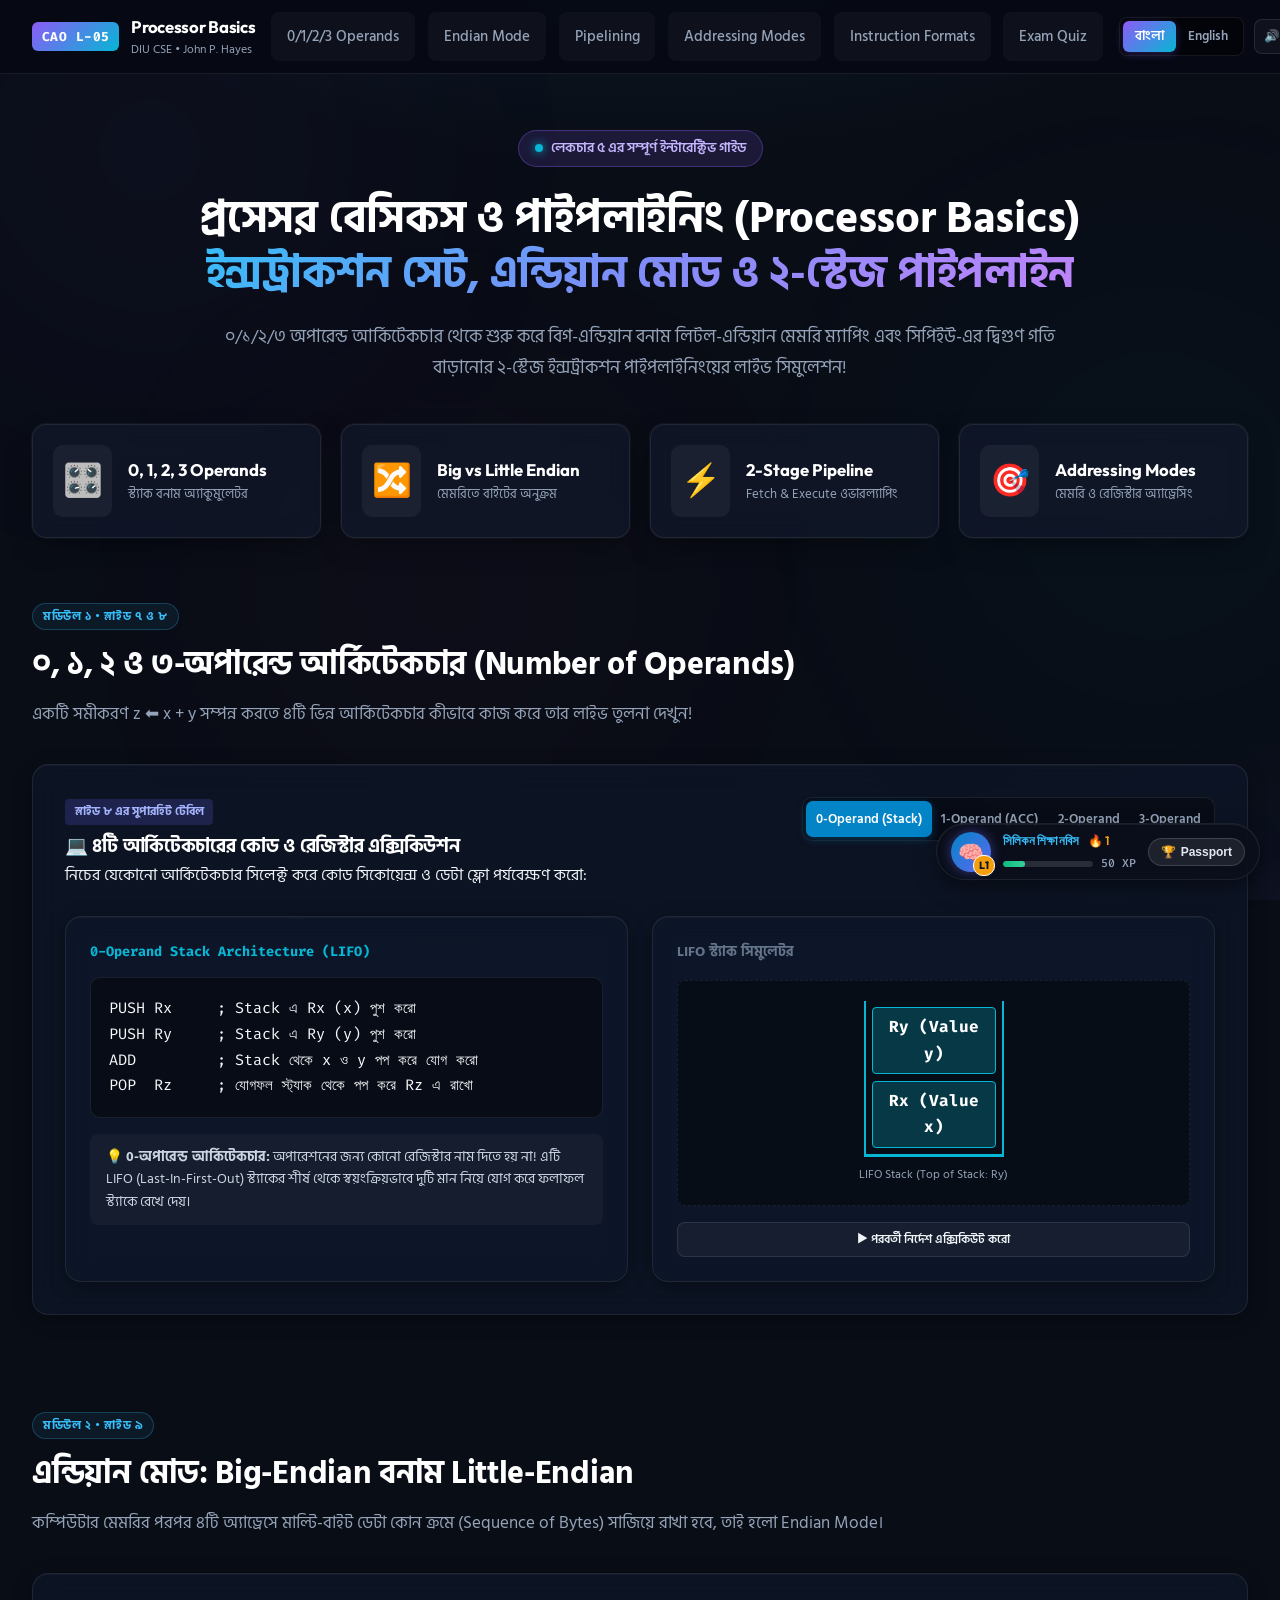
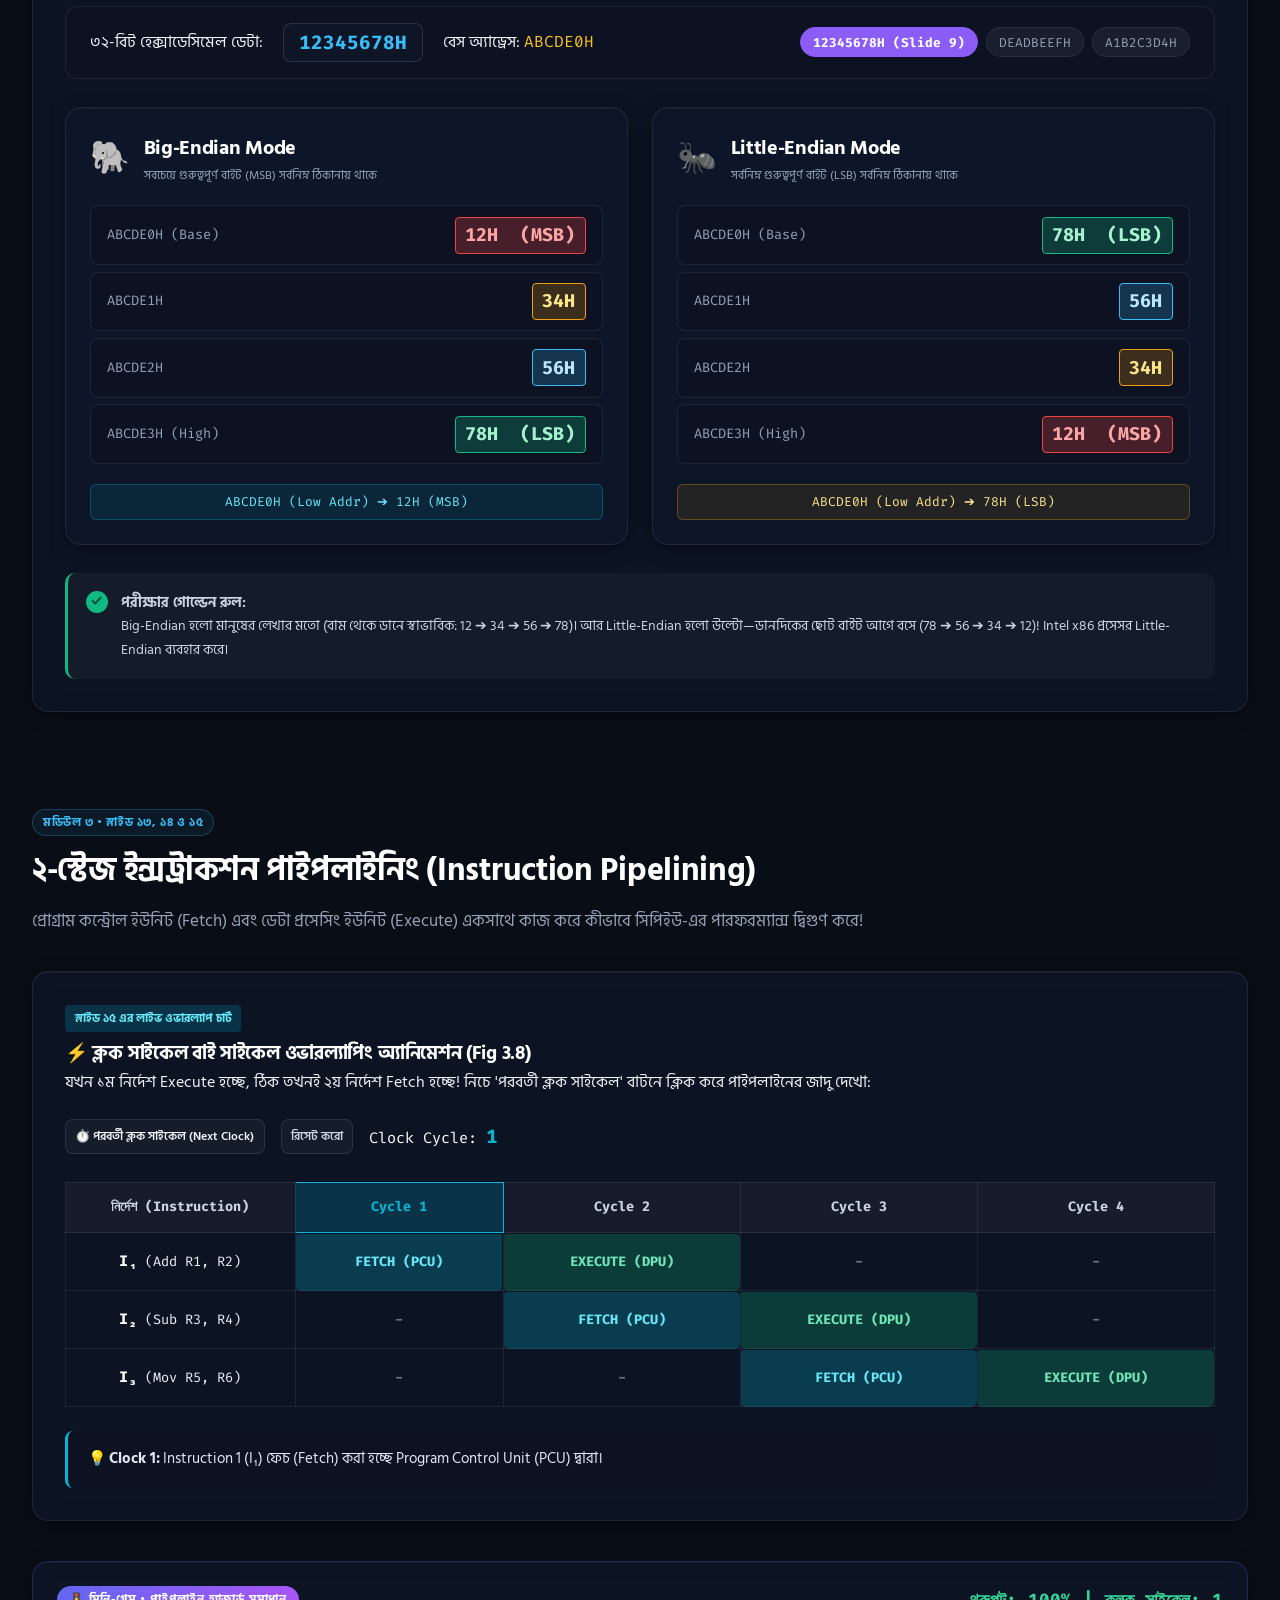
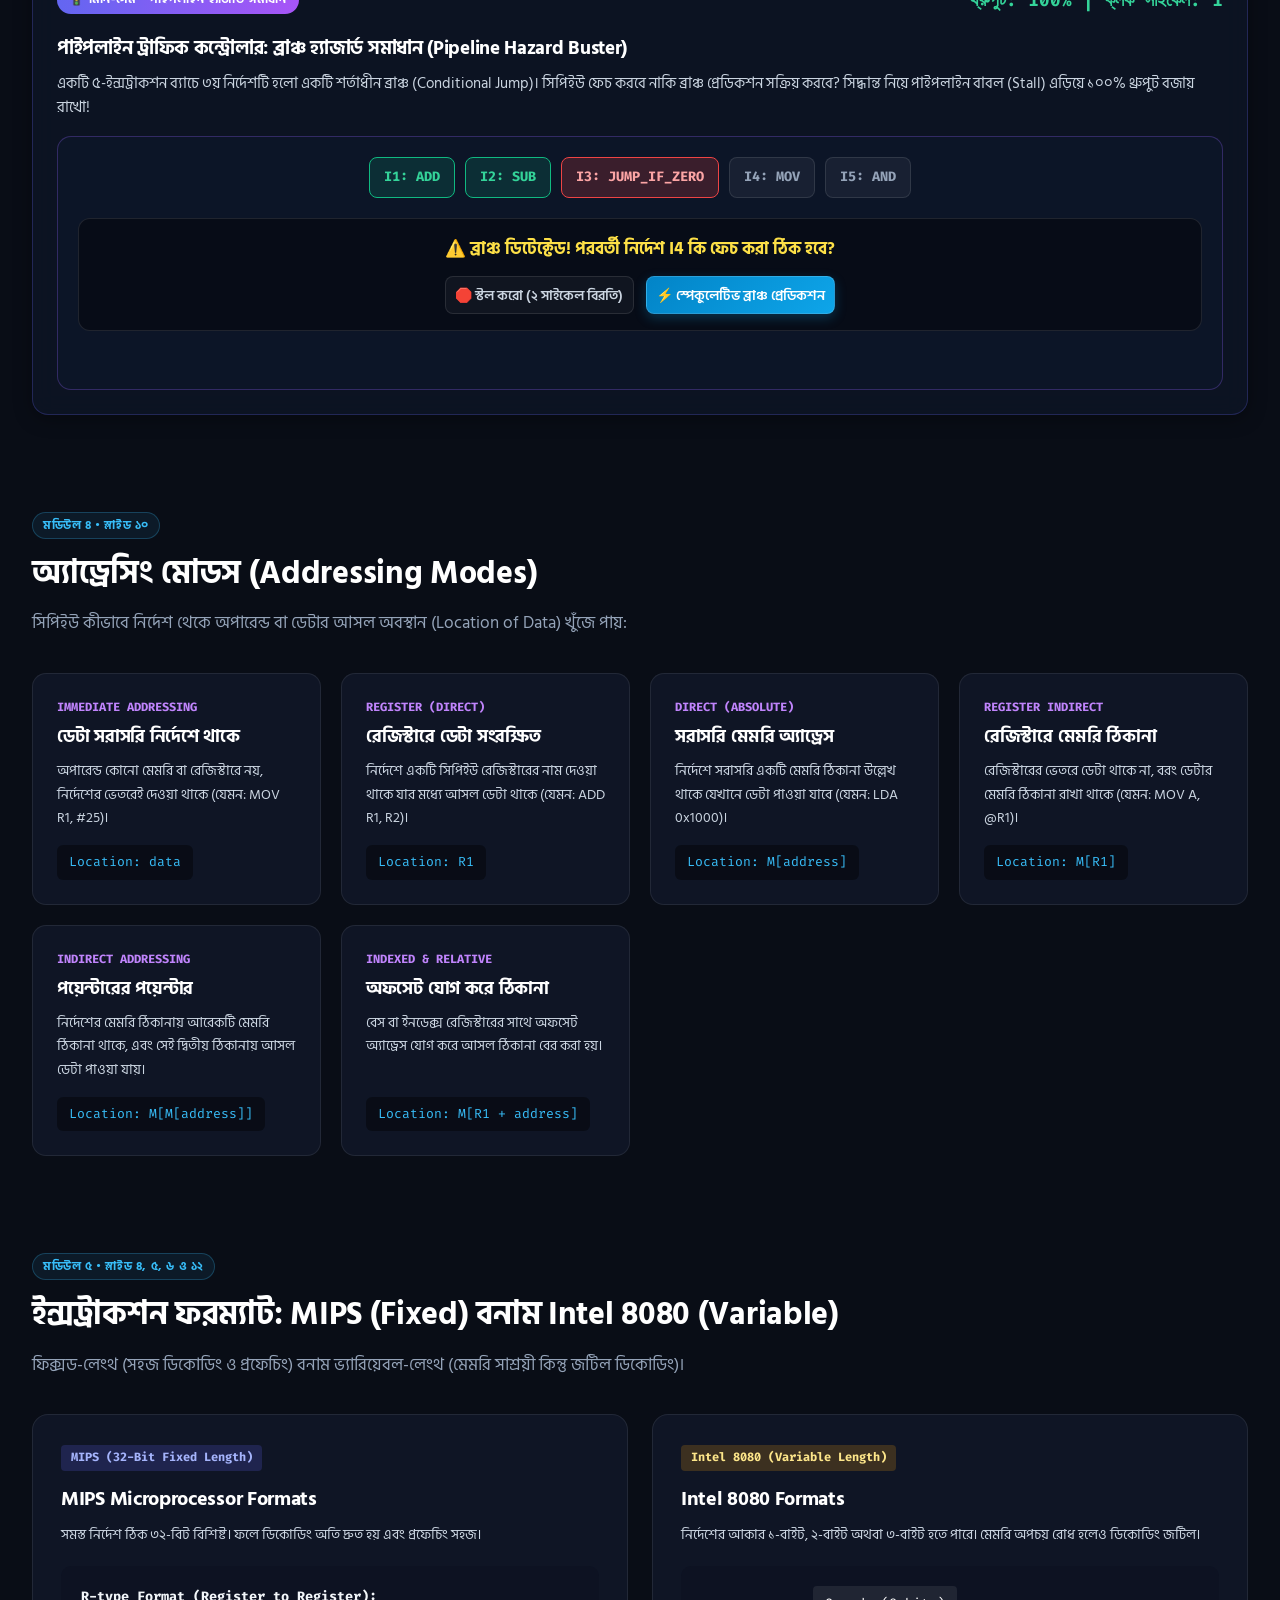
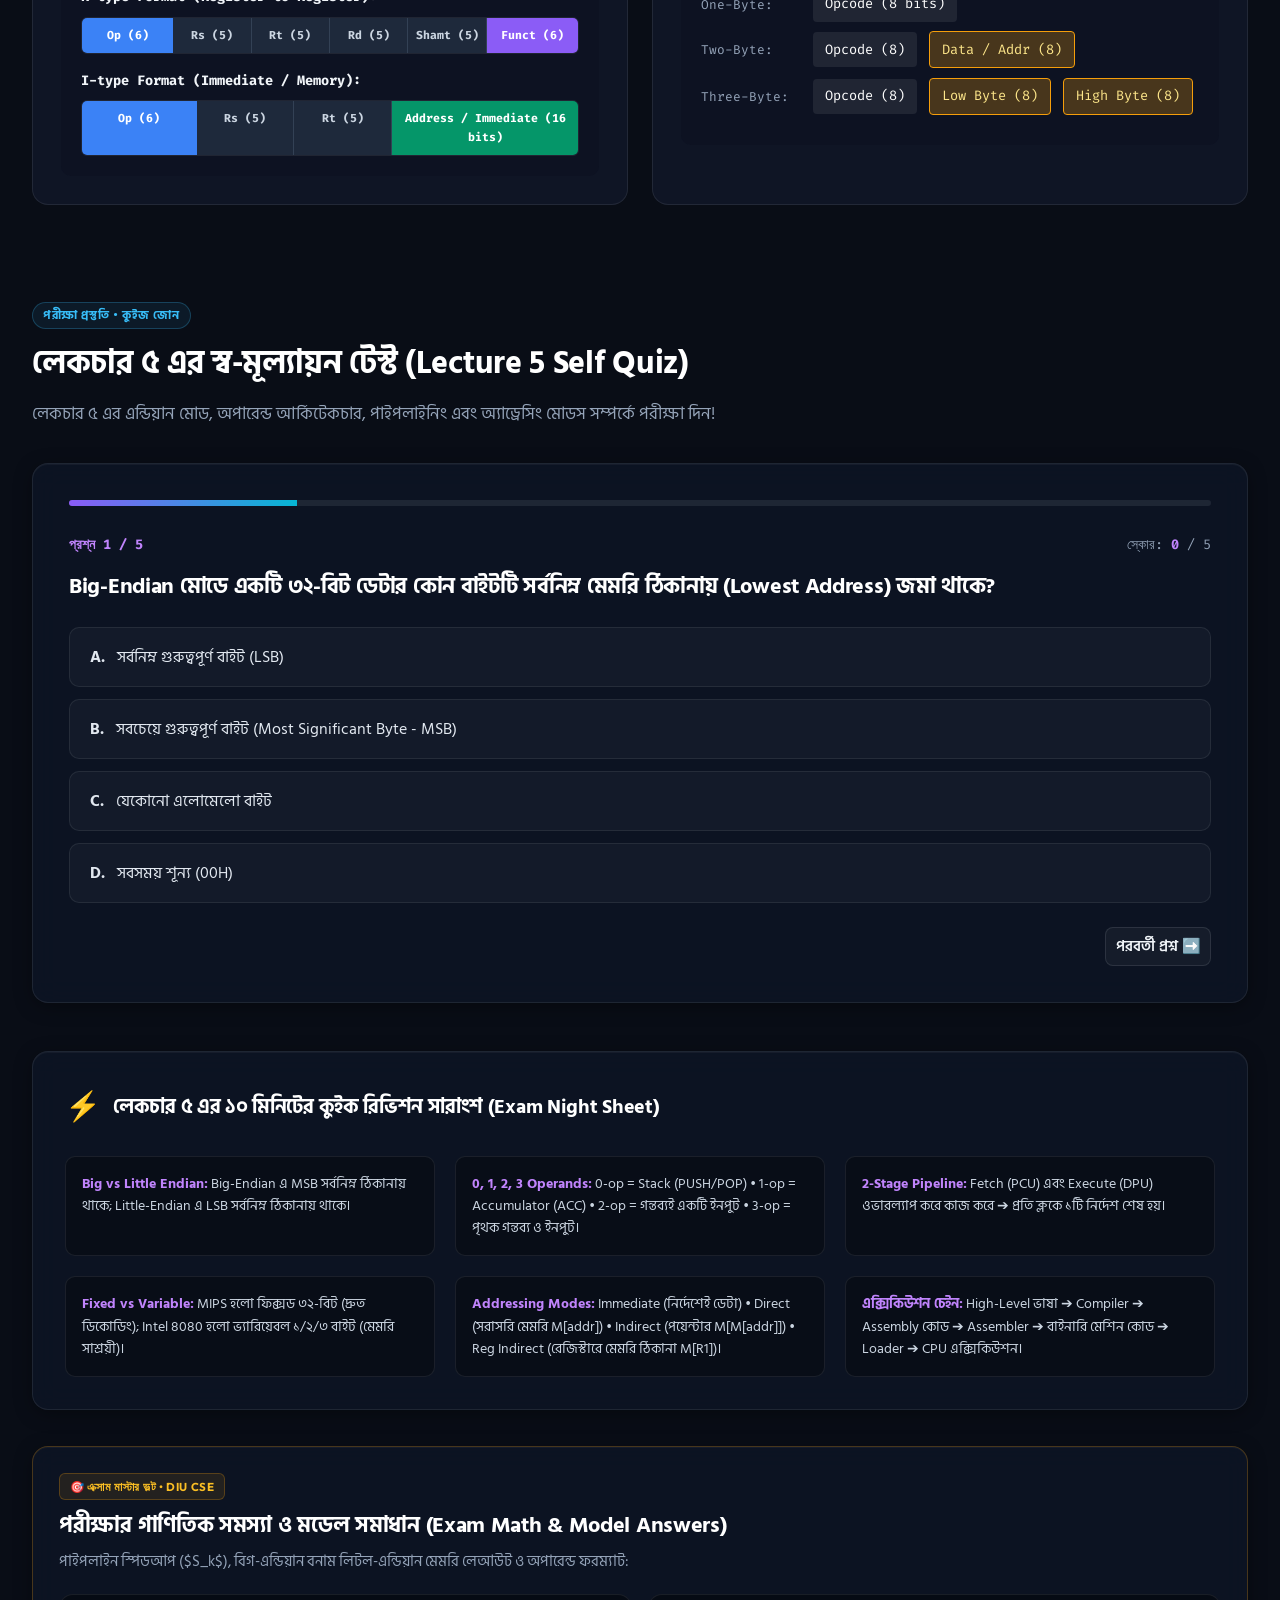
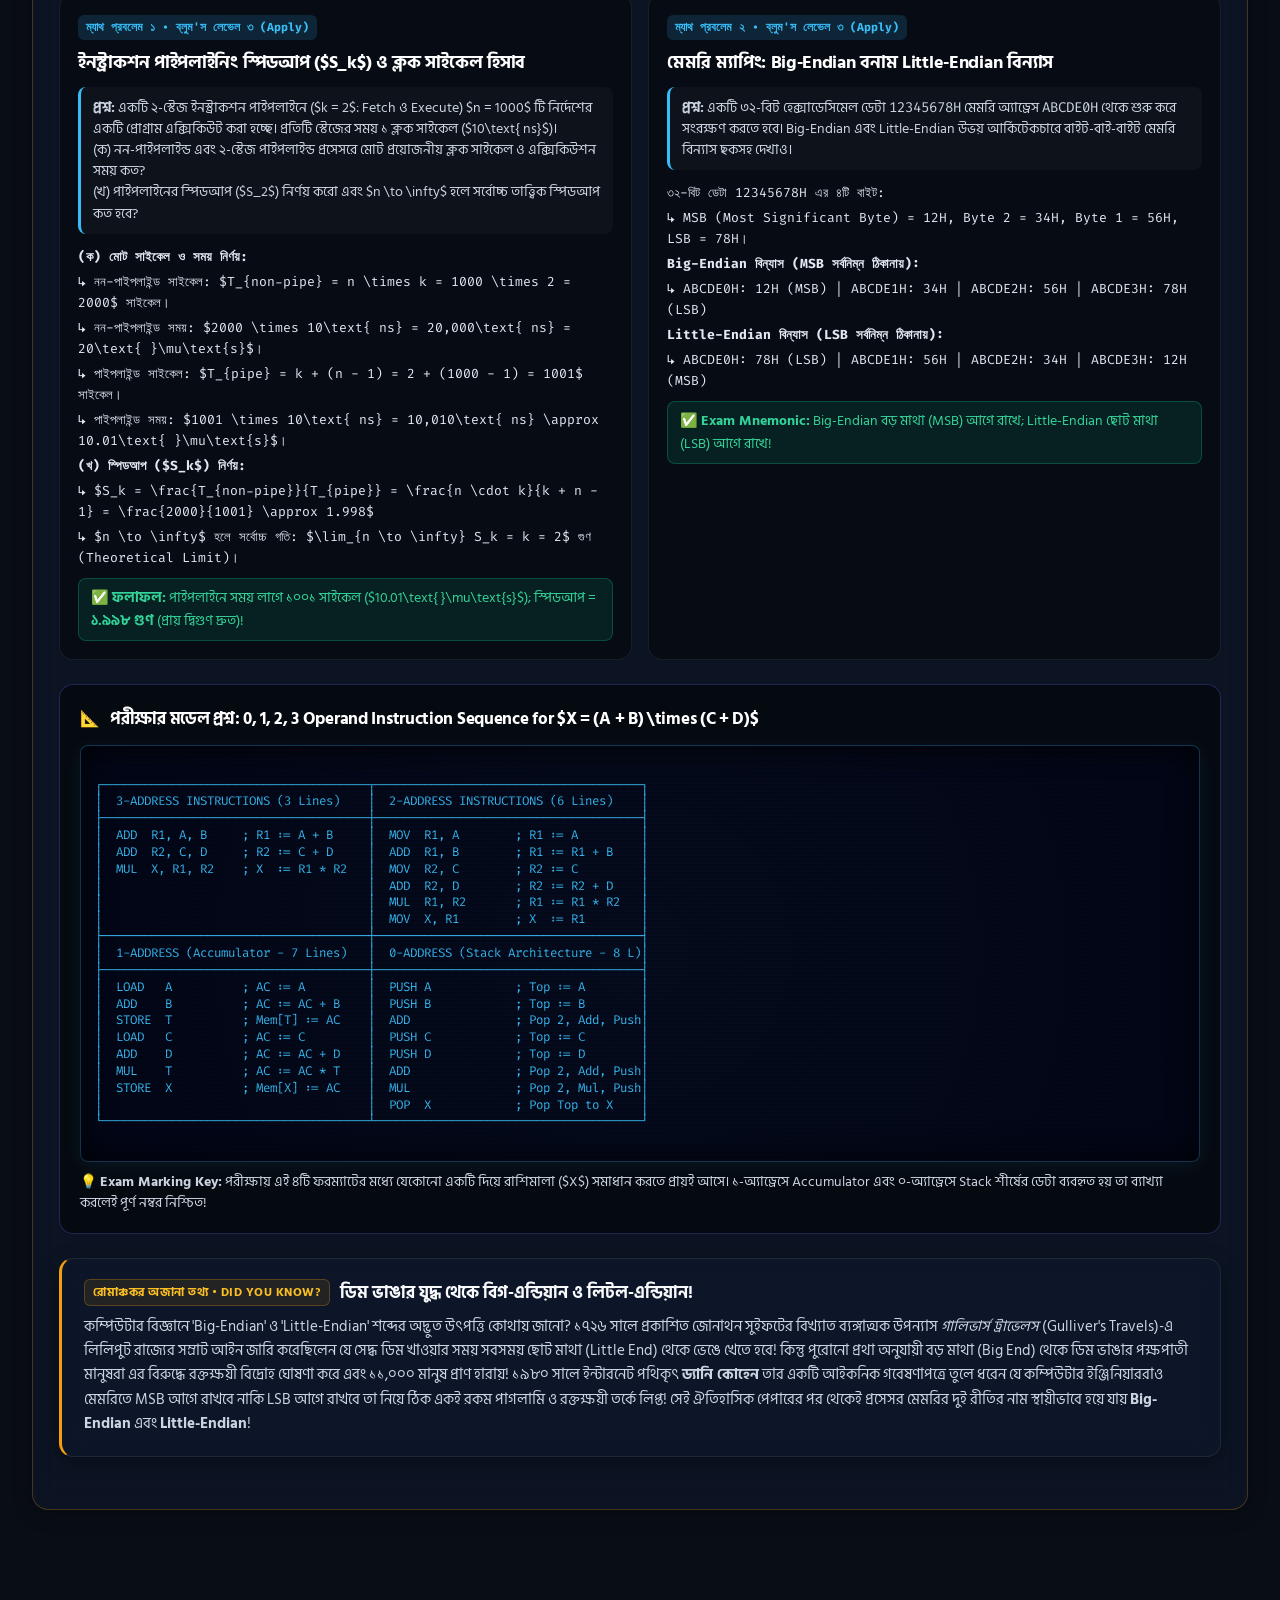
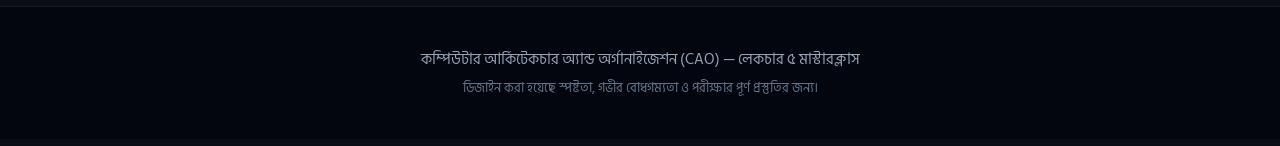
<file: lecture5-interactive/index.html>
<!DOCTYPE html>
<html lang="bn">
<head>
  <meta charset="UTF-8">
  <meta name="viewport" content="width=device-width, initial-scale=1.0">
  <title>CAO Lecture 5: Processor Basics - Interactive Masterclass</title>
  <meta name="description" content="Computer Architecture and Organization (CAO) Lecture 5: Processor Basics - Interactive visual learning platform covering Instruction Set Design, 0/1/2/3 Operands, Big vs Little Endian, Addressing Modes, and Instruction Pipelining.">
  <link rel="preconnect" href="https://fonts.googleapis.com">
  <link rel="preconnect" href="https://fonts.gstatic.com" crossorigin>
  <link href="https://fonts.googleapis.com/css2?family=Fira+Code:wght@400;500;600&family=Hind+Siliguri:wght@400;500;600;700&family=Outfit:wght@300;400;500;600;700;800&display=swap" rel="stylesheet">
  <link rel="stylesheet" href="style.css">
  <link rel="stylesheet" href="../shared-gamification.css">
</head>
<body>
  <!-- Ambient Background Glows -->
  <div class="glow-orb orb-1"></div>
  <div class="glow-orb orb-2"></div>
  <div class="glow-orb orb-3"></div>

  <!-- Navigation Bar -->
  <header class="navbar" id="navbar">
    <div class="nav-container">
      <div class="brand">
        <a href="../index.html" style="text-decoration: none; color: inherit; display: flex; align-items: center; gap: 0.75rem;">
          <span class="brand-badge">CAO L-05</span>
          <div class="brand-title">
            <span class="main-title">Processor Basics</span>
            <span class="sub-title" data-i18n="nav_brand_sub">DIU CSE • John P. Hayes</span>
          </div>
        </a>
      </div>
      <nav class="nav-links" id="navLinks">
        <a href="#operands-lab" class="nav-link" data-i18n="nav_operands">0/1/2/3 Operands</a>
        <a href="#endian-mode" class="nav-link" data-i18n="nav_endian">Endian Mode</a>
        <a href="#pipelining" class="nav-link" data-i18n="nav_pipeline">Pipelining</a>
        <a href="#addressing-modes" class="nav-link" data-i18n="nav_addr">Addressing Modes</a>
        <a href="#instruction-formats" class="nav-link" data-i18n="nav_formats">Instruction Formats</a>
        <a href="#quiz-zone" class="nav-link" data-i18n="nav_quiz">Exam Quiz</a>
      </nav>
      <div class="nav-actions">
        <!-- Language Switcher Toggle -->
        <div class="lang-switch-group" id="langSwitchGroup">
          <button id="langBnBtn" class="lang-btn active" data-lang="bn">বাংলা</button>
          <button id="langEnBtn" class="lang-btn" data-lang="en">English</button>
        </div>

        <button id="soundToggleBtn" class="action-btn" title="Toggle Sound FX">
          <span class="icon">🔊</span>
        </button>

        <!-- Lecture Switcher Dropdown (Replaces static L-01, L-02, etc.) -->
        <div class="lecture-dropdown" id="lectureDropdown">
          <button class="action-btn dropdown-toggle" id="lectureDropdownBtn" type="button" aria-haspopup="true" aria-expanded="false" title="Switch Lecture">
            <span class="icon">📚</span>
            <span class="dropdown-label">Lectures</span>
            <span class="dropdown-arrow">▾</span>
          </button>
          <div class="dropdown-menu" id="lectureDropdownMenu">
            <a href="../index.html" class="dropdown-item">
              <span class="dropdown-badge b-portal">🏠 Portal</span>
              <span class="dropdown-item-title">Course Overview & Home</span>
            </a>
            <div class="dropdown-divider"></div>
            <a href="../lecture1-interactive/index.html" class="dropdown-item">
              <span class="dropdown-badge b-l1">L-01</span>
              <span class="dropdown-item-title">Intro & Architecture</span>
            </a>
            <a href="../lecture2-interactive/index.html" class="dropdown-item">
              <span class="dropdown-badge b-l2">L-02</span>
              <span class="dropdown-item-title">Evolution of Computers</span>
            </a>
            <a href="../lecture3-interactive/index.html" class="dropdown-item">
              <span class="dropdown-badge b-l3">L-03</span>
              <span class="dropdown-item-title">Design Methodology</span>
            </a>
            <a href="../lecture4-interactive/index.html" class="dropdown-item">
              <span class="dropdown-badge b-l4">L-04</span>
              <span class="dropdown-item-title">Data Representation</span>
            </a>
            <a href="../lecture5-interactive/index.html" class="dropdown-item current-lecture">
              <span class="dropdown-badge b-l5">L-05</span>
              <span class="dropdown-item-title">Processor Basics</span>
              <span class="current-dot"></span>
            </a>
          </div>
        </div>

        <a href="#quiz-zone" class="action-btn primary-btn quiz-nav-btn">
          <span data-i18n="nav_take_test">টেস্ট দাও</span>
        </a>

        <!-- Mobile Hamburger Toggle Button -->
        <button class="nav-toggle-btn" id="navToggleBtn" type="button" aria-label="Toggle Navigation Menu" aria-expanded="false">
          <span class="hamburger-bar"></span>
          <span class="hamburger-bar"></span>
          <span class="hamburger-bar"></span>
        </button>
      </div>
    </div>
  </header>

  <main>
    <!-- Hero Section -->
    <section class="hero-section">
      <div class="hero-badge">
        <span class="badge-dot"></span> <span data-i18n="hero_badge">লেকচার ৫ এর সম্পূর্ণ ইন্টারেক্টিভ গাইড</span>
      </div>
      <h1 class="hero-title" data-i18n="hero_title">
        প্রসেসর বেসিকস ও পাইপলাইনিং (Processor Basics)<br>
        <span class="gradient-text">ইন্সট্রাকশন সেট, এন্ডিয়ান মোড ও ২-স্টেজ পাইপলাইন</span>
      </h1>
      <p class="hero-subtitle" data-i18n="hero_subtitle">
        ০/১/২/৩ অপারেন্ড আর্কিটেকচার থেকে শুরু করে বিগ-এন্ডিয়ান বনাম লিটল-এন্ডিয়ান মেমরি ম্যাপিং 
        এবং সিপিইউ-এর দ্বিগুণ গতি বাড়ানোর ২-স্টেজ ইন্সট্রাকশন পাইপলাইনিংয়ের লাইভ সিমুলেশন!
      </p>

      <div class="hero-stats-grid">
        <div class="stat-card">
          <div class="stat-icon">🎛️</div>
          <div class="stat-data">
            <span class="stat-number">0, 1, 2, 3 Operands</span>
            <span class="stat-label" data-i18n="stat_operands">স্ট্যাক বনাম অ্যাকুমুলেটর</span>
          </div>
        </div>
        <div class="stat-card">
          <div class="stat-icon">🔀</div>
          <div class="stat-data">
            <span class="stat-number">Big vs Little Endian</span>
            <span class="stat-label" data-i18n="stat_endian">মেমরিতে বাইটের অনুক্রম</span>
          </div>
        </div>
        <div class="stat-card">
          <div class="stat-icon">⚡</div>
          <div class="stat-data">
            <span class="stat-number">2-Stage Pipeline</span>
            <span class="stat-label" data-i18n="stat_pipeline">Fetch & Execute ওভারল্যাপিং</span>
          </div>
        </div>
        <div class="stat-card">
          <div class="stat-icon">🎯</div>
          <div class="stat-data">
            <span class="stat-number">Addressing Modes</span>
            <span class="stat-label" data-i18n="stat_addr">মেমরি ও রেজিস্টার অ্যাড্রেসিং</span>
          </div>
        </div>
      </div>
    </section>

    <!-- SECTION 1: 0, 1, 2, 3-Operand Architectures (Slides 7 & 8) -->
    <section id="operands-lab" class="content-section">
      <div class="section-header">
        <div class="section-tag" data-i18n="sec1_tag">মডিউল ১ • স্লাইড ৭ ও ৮</div>
        <h2 data-i18n="sec1_title">০, ১, ২ ও ৩-অপারেন্ড আর্কিটেকচার (Number of Operands)</h2>
        <p class="section-desc" data-i18n="sec1_desc">
          একটি সমীকরণ <strong>z ⬅ x + y</strong> সম্পন্ন করতে ৪টি ভিন্ন আর্কিটেকচার কীভাবে কাজ করে তার লাইভ তুলনা দেখুন!
        </p>
      </div>

      <!-- Operands Interactive Switcher -->
      <div class="interactive-lab-card" id="operands-interactive">
        <div class="lab-header">
          <div>
            <span class="badge-status highlight-indigo" data-i18n="op_badge">স্লাইড ৮ এর সুপারহিট টেবিল</span>
            <h3 data-i18n="op_title">💻 ৪টি আর্কিটেকচারের কোড ও রেজিস্টার এক্সিকিউশন</h3>
            <p data-i18n="op_desc">নিচের যেকোনো আর্কিটেকচার সিলেক্ট করে কোড সিকোয়েন্স ও ডেটা ফ্লো পর্যবেক্ষণ করো:</p>
          </div>
          <div class="toggle-group" id="operandToggleGroup">
            <button class="toggle-btn active" data-op="0">0-Operand (Stack)</button>
            <button class="toggle-btn" data-op="1">1-Operand (ACC)</button>
            <button class="toggle-btn" data-op="2">2-Operand</button>
            <button class="toggle-btn" data-op="3">3-Operand</button>
          </div>
        </div>

        <div class="operand-display-grid">
          <div class="code-flow-panel">
            <div class="panel-tag" id="opArchTitle">0-Operand Stack Architecture (LIFO)</div>
            <pre><code id="opAsmCode">PUSH Rx     ; Push x onto Stack
PUSH Ry     ; Push y onto Stack
ADD         ; Add top two items
POP  Rz     ; Pop result into z</code></pre>
            <div class="op-note" id="opArchNote">
              💡 <strong>0-Operand Architecture:</strong> Arithmetic instructions carry no explicit operand addresses. Operations implicitly pop top elements from the LIFO stack and push the result.
            </div>
          </div>

          <div class="visual-hardware-panel">
            <div class="panel-box-title" id="opHardwareTitle" data-i18n="op_hw_title">LIFO স্ট্যাক সিমুলেটর</div>
            <div class="hardware-canvas" id="opCanvas">
              <!-- Dynamically populated -->
            </div>
            <button id="btnStepOperand" class="action-btn" data-i18n="btn_step_exec">▶ পরবর্তী নির্দেশ এক্সিকিউট করো</button>
          </div>
        </div>
      </div>
    </section>

    <!-- SECTION 2: Endian Mode (Big-Endian vs Little-Endian) -->
    <section id="endian-mode" class="content-section">
      <div class="section-header">
        <div class="section-tag" data-i18n="sec2_tag">মডিউল ২ • স্লাইড ৯</div>
        <h2 data-i18n="sec2_title">এন্ডিয়ান মোড: Big-Endian বনাম Little-Endian</h2>
        <p class="section-desc" data-i18n="sec2_desc">
          কম্পিউটার মেমরির পরপর ৪টি অ্যাড্রেসে মাল্টি-বাইট ডেটা কোন ক্রমে (Sequence of Bytes) সাজিয়ে রাখা হবে, তাই হলো Endian Mode।
        </p>
      </div>

      <!-- Endian Mode Interactive Simulator (Slide 9) -->
      <div class="interactive-lab-card" id="endian-lab">
        <div class="endian-input-bar">
          <label for="hexWordInput" data-i18n="endian_input_label">৩২-বিট হেক্সাডেসিমেল ডেটা:</label>
          <input type="text" id="hexWordInput" value="12345678H" maxlength="9">
          <span class="base-addr-label" data-i18n="endian_addr_label">বেস অ্যাড্রেস: <code>ABCDE0H</code></span>
          <div class="preset-pills">
            <button class="pill-btn active" data-hex="12345678H">12345678H (Slide 9)</button>
            <button class="pill-btn" data-hex="DEADBEEFH">DEADBEEFH</button>
            <button class="pill-btn" data-hex="A1B2C3D4H">A1B2C3D4H</button>
          </div>
        </div>

        <div class="endian-two-col-grid">
          <!-- Big Endian Column -->
          <div class="endian-column big-col">
            <div class="endian-col-header">
              <span class="col-icon">🐘</span>
              <div>
                <h3>Big-Endian Mode</h3>
                <span class="col-sub" data-i18n="big_sub">সবচেয়ে গুরুত্বপূর্ণ বাইট (MSB) সর্বনিম্ন ঠিকানায় থাকে</span>
              </div>
            </div>
            <div class="memory-stack-visual" id="bigMemoryStack">
              <!-- Populated by JS -->
            </div>
            <div class="endian-rule-pill">
              <code>ABCDE0H (Low Addr) ➔ 12H (MSB)</code>
            </div>
          </div>

          <!-- Little Endian Column -->
          <div class="endian-column little-col">
            <div class="endian-col-header">
              <span class="col-icon">🐜</span>
              <div>
                <h3>Little-Endian Mode</h3>
                <span class="col-sub" data-i18n="little_sub">সর্বনিম্ন গুরুত্বপূর্ণ বাইট (LSB) সর্বনিম্ন ঠিকানায় থাকে</span>
              </div>
            </div>
            <div class="memory-stack-visual" id="littleMemoryStack">
              <!-- Populated by JS -->
            </div>
            <div class="endian-rule-pill highlight-orange-pill">
              <code>ABCDE0H (Low Addr) ➔ 78H (LSB)</code>
            </div>
          </div>
        </div>

        <div class="endian-summary-note">
          <span class="check-icon">✓</span>
          <div>
            <strong data-i18n="endian_exam_tip">পরীক্ষার গোল্ডেন রুল:</strong><br>
            <span data-i18n="endian_exam_body"><strong>Big-Endian</strong> হলো মানুষের লেখার মতো (বাম থেকে ডানে স্বাভাবিক: 12 ➔ 34 ➔ 56 ➔ 78)। আর <strong>Little-Endian</strong> হলো উল্টো—ডানদিকের ছোট বাইট আগে বসে (78 ➔ 56 ➔ 34 ➔ 12)! Intel x86 প্রসেসর Little-Endian ব্যবহার করে।</span>
          </div>
        </div>
      </div>
    </section>

    <!-- SECTION 3: Instruction Pipelining -->
    <section id="pipelining" class="content-section">
      <div class="section-header">
        <div class="section-tag" data-i18n="sec3_tag">মডিউল ৩ • স্লাইড ১৩, ১৪ ও ১৫</div>
        <h2 data-i18n="sec3_title">২-স্টেজ ইন্সট্রাকশন পাইপলাইনিং (Instruction Pipelining)</h2>
        <p class="section-desc" data-i18n="sec3_desc">
          প্রোগ্রাম কন্ট্রোল ইউনিট (Fetch) এবং ডেটা প্রসেসিং ইউনিট (Execute) একসাথে কাজ করে কীভাবে সিপিইউ-এর পারফরম্যান্স দ্বিগুণ করে!
        </p>
      </div>

      <div class="interactive-lab-card" id="pipeline-lab-card">
        <div class="lab-header">
          <div>
            <span class="badge-status highlight-cyan" data-i18n="pipe_badge">স্লাইড ১৫ এর লাইভ ওভারল্যাপ চার্ট</span>
            <h3 data-i18n="pipe_title">⚡ ক্লক সাইকেল বাই সাইকেল ওভারল্যাপিং অ্যানিমেশন (Fig 3.8)</h3>
            <p data-i18n="pipe_desc">
              যখন ১ম নির্দেশ Execute হচ্ছে, ঠিক তখনই ২য় নির্দেশ Fetch হচ্ছে! নিচে 'পরবর্তী ক্লক সাইকেল' বাটনে ক্লিক করে পাইপলাইনের জাদু দেখো:
            </p>
          </div>
          <div class="pipe-controls">
            <button id="btnNextClock" class="action-btn" data-i18n="btn_next_clock">⏱️ পরবর্তী ক্লক সাইকেল (Next Clock)</button>
            <button id="btnResetPipe" class="action-btn secondary-btn" data-i18n="btn_reset_pipe">রিসেট করো</button>
            <span class="clock-display">Clock Cycle: <strong id="clockCounter">1</strong></span>
          </div>
        </div>

        <!-- Pipelining Overlap Table -->
        <div class="pipeline-chart-wrapper">
          <table class="pipeline-chart-table">
            <thead>
              <tr>
                <th style="width: 20%;" data-i18n="th_inst">Instruction</th>
                <th id="thC1">Cycle 1</th>
                <th id="thC2">Cycle 2</th>
                <th id="thC3">Cycle 3</th>
                <th id="thC4">Cycle 4</th>
              </tr>
            </thead>
            <tbody>
              <tr id="rowI1">
                <td><strong class="inst-tag">I₁</strong> (Add R1, R2)</td>
                <td class="pipe-cell fetch-cell" id="c1_i1">FETCH (PCU)</td>
                <td class="pipe-cell exec-cell" id="c2_i1">EXECUTE (DPU)</td>
                <td class="pipe-cell idle-cell">-</td>
                <td class="pipe-cell idle-cell">-</td>
              </tr>
              <tr id="rowI2">
                <td><strong class="inst-tag">I₂</strong> (Sub R3, R4)</td>
                <td class="pipe-cell idle-cell">-</td>
                <td class="pipe-cell fetch-cell" id="c2_i2">FETCH (PCU)</td>
                <td class="pipe-cell exec-cell" id="c3_i2">EXECUTE (DPU)</td>
                <td class="pipe-cell idle-cell">-</td>
              </tr>
              <tr id="rowI3">
                <td><strong class="inst-tag">I₃</strong> (Mov R5, R6)</td>
                <td class="pipe-cell idle-cell">-</td>
                <td class="pipe-cell idle-cell">-</td>
                <td class="pipe-cell fetch-cell" id="c3_i3">FETCH (PCU)</td>
                <td class="pipe-cell exec-cell" id="c4_i3">EXECUTE (DPU)</td>
              </tr>
            </tbody>
          </table>
        </div>

        <div class="pipeline-narrator-box" id="pipeNarrator">
          💡 <strong>Clock 1:</strong> Program Control Unit (PCU) is fetching Instruction 1 ($I_1$) from memory.
        </div>
      </div>

      <!-- Mini-Game: Pipeline Traffic Controller & Branch Hazard Buster -->
      <div class="minigame-card" id="pipelineHazardGame">
        <div class="minigame-header">
          <div class="minigame-badge" data-i18n="hazard_badge">🚦 Mini-Game • Pipeline Hazard Buster</div>
          <div class="minigame-score"><span data-i18n="hazard_score_label">Throughput</span>: <span id="pipeThroughput">100%</span> | <span data-i18n="hazard_cycles_label">Cycles</span>: <span id="gameClock">1</span></div>
        </div>
        <h3 style="color:#f8fafc; margin-bottom:8px;" data-i18n="hazard_title">পাইপলাইন ট্রাফিক কন্ট্রোলার: ব্রাঞ্চ হ্যাজার্ড সমাধান (Pipeline Hazard Buster)</h3>
        <p style="color:#cbd5e1; font-size:0.92rem; margin-bottom:16px;" data-i18n="hazard_desc">
          একটি ৫-ইন্সট্রাকশন ব্যাচে ৩য় নির্দেশটি হলো একটি শর্তাধীন ব্রাঞ্চ (Conditional Jump)। 
          সিপিইউ ফেচ করবে নাকি ব্রাঞ্চ প্রেডিকশন সক্রিয় করবে? সিদ্ধান্ত নিয়ে পাইপলাইন বাবল (Stall) এড়িয়ে ১০০% থ্রুপুট বজায় রাখো!
        </p>

        <div class="hazard-arena">
          <div class="stream-line">
            <span class="stream-badge done-inst">I1: ADD</span>
            <span class="stream-badge done-inst">I2: SUB</span>
            <span class="stream-badge hazard-inst" id="instBranchBadge">I3: JUMP_IF_ZERO</span>
            <span class="stream-badge pending-inst">I4: MOV</span>
            <span class="stream-badge pending-inst">I5: AND</span>
          </div>

          <div class="hazard-decision-box" id="hazardDecisionBox">
            <div class="hazard-alert-text" id="hazardAlertText" data-i18n="hazard_alert">
              ⚠️ ব্রাঞ্চ ডিটেক্টেড! পরবর্তী নির্দেশ I4 কি ফেচ করা ঠিক হবে?
            </div>
            <div class="hazard-buttons-row">
              <button id="btnStallBubble" class="action-btn secondary-btn" data-i18n="btn_stall">🛑 Stall (Wait 2 Cycles)</button>
              <button id="btnPredictBranch" class="action-btn primary-btn" data-i18n="btn_predict">⚡ Speculative Branch Prediction</button>
            </div>
          </div>

          <div class="hazard-feedback" id="hazardFeedback" style="margin-top: 14px; text-align: center; font-size: 0.95rem; font-weight: 600; min-height: 24px;"></div>
        </div>
      </div>
    </section>

    <!-- SECTION 4: Addressing Modes -->
    <section id="addressing-modes" class="content-section">
      <div class="section-header">
        <div class="section-tag" data-i18n="sec4_tag">মডিউল ৪ • স্লাইড ১০</div>
        <h2 data-i18n="sec4_title">অ্যাড্রেসিং মোডস (Addressing Modes)</h2>
        <p class="section-desc" data-i18n="sec4_desc">
          সিপিইউ কীভাবে নির্দেশ থেকে অপারেন্ড বা ডেটার আসল অবস্থান (Location of Data) খুঁজে পায়:
        </p>
      </div>

      <div class="addressing-grid">
        <div class="addr-card">
          <span class="addr-type">Immediate Addressing</span>
          <h4 data-i18n="addr_title_imm">ডেটা সরাসরি নির্দেশে থাকে</h4>
          <p data-i18n="addr_imm">অপারেন্ড কোনো মেমরি বা রেজিস্টারে নয়, নির্দেশের ভেতরেই দেওয়া থাকে (যেমন: <code>MOV R1, #25</code>)।</p>
          <div class="addr-loc">Location: <code>data</code></div>
        </div>

        <div class="addr-card">
          <span class="addr-type">Register (Direct)</span>
          <h4 data-i18n="addr_title_reg">রেজিস্টারে ডেটা সংরক্ষিত</h4>
          <p data-i18n="addr_reg">নির্দেশে একটি সিপিইউ রেজিস্টারের নাম দেওয়া থাকে যার মধ্যে আসল ডেটা থাকে (যেমন: <code>ADD R1, R2</code>)।</p>
          <div class="addr-loc">Location: <code>R1</code></div>
        </div>

        <div class="addr-card">
          <span class="addr-type">Direct (Absolute)</span>
          <h4 data-i18n="addr_title_dir">সরাসরি মেমরি অ্যাড্রেস</h4>
          <p data-i18n="addr_dir">নির্দেশে সরাসরি একটি মেমরি ঠিকানা উল্লেখ থাকে যেখানে ডেটা পাওয়া যাবে (যেমন: <code>LDA 0x1000</code>)।</p>
          <div class="addr-loc">Location: <code>M[address]</code></div>
        </div>

        <div class="addr-card">
          <span class="addr-type">Register Indirect</span>
          <h4 data-i18n="addr_title_reg_ind">রেজিস্টারে মেমরি ঠিকানা</h4>
          <p data-i18n="addr_reg_ind">রেজিস্টারের ভেতরে ডেটা থাকে না, বরং ডেটার মেমরি ঠিকানা রাখা থাকে (যেমন: <code>MOV A, @R1</code>)।</p>
          <div class="addr-loc">Location: <code>M[R1]</code></div>
        </div>

        <div class="addr-card">
          <span class="addr-type">Indirect Addressing</span>
          <h4 data-i18n="addr_title_ind">পয়েন্টারের পয়েন্টার</h4>
          <p data-i18n="addr_ind">নির্দেশের মেমরি ঠিকানায় আরেকটি মেমরি ঠিকানা থাকে, এবং সেই দ্বিতীয় ঠিকানায় আসল ডেটা পাওয়া যায়।</p>
          <div class="addr-loc">Location: <code>M[M[address]]</code></div>
        </div>

        <div class="addr-card">
          <span class="addr-type">Indexed & Relative</span>
          <h4 data-i18n="addr_title_indexed">অফসেট যোগ করে ঠিকানা</h4>
          <p data-i18n="addr_indexed">বেস বা ইনডেক্স রেজিস্টারের সাথে অফসেট অ্যাড্রেস যোগ করে আসল ঠিকানা বের করা হয়।</p>
          <div class="addr-loc">Location: <code>M[R1 + address]</code></div>
        </div>
      </div>
    </section>

    <!-- SECTION 5: Fixed vs Variable-Length Instruction Formats -->
    <section id="instruction-formats" class="content-section">
      <div class="section-header">
        <div class="section-tag" data-i18n="sec5_tag">মডিউল ৫ • স্লাইড ৪, ৫, ৬ ও ১২</div>
        <h2 data-i18n="sec5_title">ইন্সট্রাকশন ফরম্যাট: MIPS (Fixed) বনাম Intel 8080 (Variable)</h2>
        <p class="section-desc" data-i18n="sec5_desc">
          ফিক্সড-লেংথ (সহজ ডিকোডিং ও প্রফেচিং) বনাম ভ্যারিয়েবল-লেংথ (মেমরি সাশ্রয়ী কিন্তু জটিল ডিকোডিং)।
        </p>
      </div>

      <div class="formats-two-col">
        <!-- MIPS Fixed -->
        <div class="format-card">
          <div class="card-top-tag">MIPS (32-Bit Fixed Length)</div>
          <h3>MIPS Microprocessor Formats</h3>
          <p data-i18n="mips_desc">
            সমস্ত নির্দেশ ঠিক ৩২-বিট বিশিষ্ট। ফলে ডিকোডিং অতি দ্রুত হয় এবং প্রফেচিং সহজ।
          </p>

          <div class="mips-spec-box">
            <strong>R-type Format (Register to Register):</strong>
            <div class="bit-breakdown">
              <span class="b-box b-op">Op (6)</span>
              <span class="b-box b-rs">Rs (5)</span>
              <span class="b-box b-rt">Rt (5)</span>
              <span class="b-box b-rd">Rd (5)</span>
              <span class="b-box b-sh">Shamt (5)</span>
              <span class="b-box b-fn">Funct (6)</span>
            </div>

            <strong style="margin-top: 1rem; display: block;">I-type Format (Immediate / Memory):</strong>
            <div class="bit-breakdown">
              <span class="b-box b-op">Op (6)</span>
              <span class="b-box b-rs">Rs (5)</span>
              <span class="b-box b-rt">Rt (5)</span>
              <span class="b-box b-addr" style="flex: 2;">Address / Immediate (16 bits)</span>
            </div>
          </div>
        </div>

        <!-- Intel 8080 Variable -->
        <div class="format-card">
          <div class="card-top-tag highlight-orange-tag">Intel 8080 (Variable Length)</div>
          <h3>Intel 8080 Formats</h3>
          <p data-i18n="intel_desc">
            নির্দেশের আকার ১-বাইট, ২-বাইট অথবা ৩-বাইট হতে পারে। মেমরি অপচয় রোধ হলেও ডিকোডিং জটিল।
          </p>

          <div class="intel-spec-box">
            <div class="byte-format-row">
              <span class="f-name">One-Byte:</span>
              <span class="f-strip">Opcode (8 bits)</span>
            </div>
            <div class="byte-format-row">
              <span class="f-name">Two-Byte:</span>
              <span class="f-strip">Opcode (8)</span>
              <span class="f-strip highlight-data">Data / Addr (8)</span>
            </div>
            <div class="byte-format-row">
              <span class="f-name">Three-Byte:</span>
              <span class="f-strip">Opcode (8)</span>
              <span class="f-strip highlight-data">Low Byte (8)</span>
              <span class="f-strip highlight-data">High Byte (8)</span>
            </div>
          </div>
        </div>
      </div>
    </section>

    <!-- SECTION 6: Exam Quiz & Mastery Zone -->
    <section id="quiz-zone" class="content-section">
      <div class="section-header">
        <div class="section-tag" data-i18n="sec6_tag">পরীক্ষা প্রস্তুতি • কুইজ জোন</div>
        <h2 data-i18n="sec6_title">লেকচার ৫ এর স্ব-মূল্যায়ন টেস্ট (Lecture 5 Self Quiz)</h2>
        <p class="section-desc" data-i18n="sec6_desc">
          লেকচার ৫ এর এন্ডিয়ান মোড, অপারেন্ড আর্কিটেকচার, পাইপলাইনিং এবং অ্যাড্রেসিং মোডস সম্পর্কে পরীক্ষা দিন!
        </p>
      </div>

      <div class="quiz-container-card">
        <div class="quiz-progress-bar">
          <div class="progress-fill" id="quizProgressFill" style="width: 20%;"></div>
        </div>

        <div class="quiz-card-content" id="quizCardContent">
          <div class="quiz-question-header">
            <span class="question-number" id="questionNumberBadge">Question 1 / 5</span>
            <span class="score-badge"><span data-i18n="quiz_score_prefix">স্কোর:</span> <strong id="scoreBadge">0</strong> / 5</span>
          </div>

          <h3 class="quiz-question-text" id="quizQuestionText"></h3>
          <div class="quiz-options-list" id="quizOptionsList"></div>

          <div class="quiz-explanation-box" id="quizExplanationBox">
            <div class="exp-title" id="expTitle">Explanation:</div>
            <div class="exp-body" id="expBody"></div>
          </div>
        </div>

        <div class="quiz-footer">
          <button id="nextQuestionBtn" class="action-btn" disabled data-i18n="btn_next_q">পরবর্তী প্রশ্ন ➡️</button>
        </div>
      </div>

      <!-- Quick Summary Card for Exam Night -->
      <div class="exam-cheat-sheet">
        <div class="cheat-header">
          <span class="icon">⚡</span>
          <h3 data-i18n="cheat_title">লেকচার ৫ এর ১০ মিনিটের কুইক রিভিশন সারাংশ (Exam Night Sheet)</h3>
        </div>
        <div class="cheat-grid">
          <div class="cheat-item" data-i18n="cheat_l5_1">
            <strong>Big vs Little Endian:</strong> Big-Endian এ MSB সর্বনিম্ন ঠিকানায় থাকে; Little-Endian এ LSB সর্বনিম্ন ঠিকানায় থাকে।
          </div>
          <div class="cheat-item" data-i18n="cheat_l5_2">
            <strong>0, 1, 2, 3 Operands:</strong> 0-op = Stack (PUSH/POP) • 1-op = Accumulator (ACC) • 2-op = Destination is one input • 3-op = Separate dest and sources.
          </div>
          <div class="cheat-item" data-i18n="cheat_l5_3">
            <strong>2-Stage Pipeline:</strong> Fetch (PCU) এবং Execute (DPU) ওভারল্যাপ করে কাজ করে ➔ প্রতি ক্লকে ১টি নির্দেশ শেষ হয়।
          </div>
          <div class="cheat-item" data-i18n="cheat_l5_4">
            <strong>Fixed vs Variable:</strong> MIPS হলো ফিক্সড ৩২-বিট (দ্রুত ডিকোডিং); Intel 8080 হলো ভ্যারিয়েবল ১/২/৩ বাইট (মেমরি সাশ্রয়ী)।
          </div>
          <div class="cheat-item" data-i18n="cheat_l5_5">
            <strong>Addressing Modes:</strong> Immediate (data in inst) • Direct (M[addr]) • Indirect (M[M[addr]]) • Reg Indirect (M[R1]).
          </div>
          <div class="cheat-item" data-i18n="cheat_l5_6">
            <strong>Execution Chain:</strong> High-Level ➔ Compiler ➔ Assembly ➔ Assembler ➔ Machine Code ➔ Loader ➔ CPU Execution।
          </div>
        </div>
      </div>

      <!-- EXAM CORNER: SOLVED MATH & HIGH-YIELD BLUEPRINTS -->
      <div class="exam-vault-container" id="examVaultL5">
        <div class="vault-header">
          <span class="vault-badge" data-i18n="vault_badge">🎯 EXAM MASTER VAULT • DIU CSE</span>
          <h3 data-i18n="l5_math_title">পরীক্ষার গাণিতিক সমস্যা ও মডেল সমাধান (Exam Math & Model Answers)</h3>
          <p data-i18n="l5_math_sub">পাইপলাইন স্পিডআপ ($S_k$), বিগ-এন্ডিয়ান বনাম লিটল-এন্ডিয়ান মেমরি লেআউট ও অপারেন্ড ফরম্যাট:</p>
        </div>

        <div class="math-problems-grid">
          <!-- Problem 1: Pipeline Speedup Math -->
          <div class="math-card">
            <div class="problem-tag" data-i18n="l5_p1_tag">Math Problem 1 • Bloom's Level 3 (Apply)</div>
            <h4 data-i18n="l5_p1_title">ইনস্ট্রাকশন পাইপলাইনিং স্পিডআপ ($S_k$) ও ক্লক সাইকেল হিসাব</h4>
            <div class="problem-statement" data-i18n="l5_p1_statement">
              <strong>প্রশ্ন:</strong> একটি ২-স্টেজ ইনস্ট্রাকশন পাইপলাইনে ($k = 2$: Fetch ও Execute) $n = 1000$ টি নির্দেশের একটি প্রোগ্রাম এক্সিকিউট করা হচ্ছে। প্রতিটি স্টেজের সময় ১ ক্লক সাইকেল ($10\text{ ns}$)।
              <br>(ক) নন-পাইপলাইন্ড এবং ২-স্টেজ পাইপলাইন্ড প্রসেসরে মোট প্রয়োজনীয় ক্লক সাইকেল ও এক্সিকিউশন সময় কত?
              <br>(খ) পাইপলাইনের স্পিডআপ ($S_2$) নির্ণয় করো এবং $n \to \infty$ হলে সর্বোচ্চ তাত্ত্বিক স্পিডআপ কত হবে?
            </div>
            <div class="problem-solution" data-i18n="l5_p1_solution">
              <div class="step-line"><strong>(ক) মোট সাইকেল ও সময় নির্ণয়:</strong></div>
              <div class="step-line">↳ নন-পাইপলাইন্ড সাইকেল: $T_{non-pipe} = n \times k = 1000 \times 2 = 2000$ সাইকেল।</div>
              <div class="step-line">↳ নন-পাইপলাইন্ড সময়: $2000 \times 10\text{ ns} = 20,000\text{ ns} = 20\text{ }\mu\text{s}$।</div>
              <div class="step-line">↳ পাইপলাইন্ড সাইকেল: $T_{pipe} = k + (n - 1) = 2 + (1000 - 1) = 1001$ সাইকেল।</div>
              <div class="step-line">↳ পাইপলাইন্ড সময়: $1001 \times 10\text{ ns} = 10,010\text{ ns} \approx 10.01\text{ }\mu\text{s}$।</div>
              <div class="step-line"><strong>(খ) স্পিডআপ ($S_k$) নির্ণয়:</strong></div>
              <div class="step-line">↳ $S_k = \frac{T_{non-pipe}}{T_{pipe}} = \frac{n \cdot k}{k + n - 1} = \frac{2000}{1001} \approx 1.998$</div>
              <div class="step-line">↳ $n \to \infty$ হলে সর্বোচ্চ গতি: $\lim_{n \to \infty} S_k = k = 2$ গুণ (Theoretical Limit)।</div>
              <div class="solution-highlight">
                ✅ <strong>ফলাফল:</strong> পাইপলাইনে সময় লাগে ১০০১ সাইকেল ($10.01\text{ }\mu\text{s}$); স্পিডআপ = <strong>১.৯৯৮ গুণ</strong> (প্রায় দ্বিগুণ দ্রুত)!
              </div>
            </div>
          </div>

          <!-- Problem 2: Big-Endian vs Little-Endian Memory Mapping -->
          <div class="math-card">
            <div class="problem-tag" data-i18n="l5_p2_tag">Math Problem 2 • Bloom's Level 3 (Apply)</div>
            <h4 data-i18n="l5_p2_title">মেমরি ম্যাপিং: Big-Endian বনাম Little-Endian বিন্যাস</h4>
            <div class="problem-statement" data-i18n="l5_p2_statement">
              <strong>প্রশ্ন:</strong> একটি ৩২-বিট হেক্সাডেসিমেল ডেটা <code>12345678H</code> মেমরি অ্যাড্রেস <code>ABCDE0H</code> থেকে শুরু করে সংরক্ষণ করতে হবে। Big-Endian এবং Little-Endian উভয় আর্কিটেকচারে বাইট-বাই-বাইট মেমরি বিন্যাস ছকসহ দেখাও।
            </div>
            <div class="problem-solution" data-i18n="l5_p2_solution">
              <div class="step-line">৩২-বিট ডেটা <code>12345678H</code> এর ৪টি বাইট:</div>
              <div class="step-line">↳ MSB (Most Significant Byte) = <code>12H</code>, Byte 2 = <code>34H</code>, Byte 1 = <code>56H</code>, LSB = <code>78H</code>।</div>
              <div class="step-line"><strong>Big-Endian বিন্যাস (MSB সর্বনিম্ন ঠিকানায়):</strong></div>
              <div class="step-line">↳ <code>ABCDE0H</code>: <code>12H</code> (MSB) | <code>ABCDE1H</code>: <code>34H</code> | <code>ABCDE2H</code>: <code>56H</code> | <code>ABCDE3H</code>: <code>78H</code> (LSB)</div>
              <div class="step-line"><strong>Little-Endian বিন্যাস (LSB সর্বনিম্ন ঠিকানায়):</strong></div>
              <div class="step-line">↳ <code>ABCDE0H</code>: <code>78H</code> (LSB) | <code>ABCDE1H</code>: <code>56H</code> | <code>ABCDE2H</code>: <code>34H</code> | <code>ABCDE3H</code>: <code>12H</code> (MSB)</div>
              <div class="solution-highlight">
                ✅ <strong>Exam Mnemonic:</strong> Big-Endian বড় মাথা (MSB) আগে রাখে; Little-Endian ছোট মাথা (LSB) আগে রাখে!
              </div>
            </div>
          </div>
        </div>

        <!-- High-Yield Exam Diagram Blueprint -->
        <div class="diagram-blueprint-card">
          <div class="blueprint-header">
            <span class="icon">📐</span>
            <h4 data-i18n="l5_bp_title">পরীক্ষার মডেল প্রশ্ন: 0, 1, 2, 3 Operand Instruction Sequence for $X = (A + B) \times (C + D)$</h4>
          </div>
          <div class="blueprint-content">
            <div class="ascii-diagram-box">
┌──────────────────────────────────────┬──────────────────────────────────────┐
│  3-ADDRESS INSTRUCTIONS (3 Lines)    │  2-ADDRESS INSTRUCTIONS (6 Lines)    │
├──────────────────────────────────────┼──────────────────────────────────────┤
│  ADD  R1, A, B     ; R1 := A + B     │  MOV  R1, A        ; R1 := A         │
│  ADD  R2, C, D     ; R2 := C + D     │  ADD  R1, B        ; R1 := R1 + B    │
│  MUL  X, R1, R2    ; X  := R1 * R2   │  MOV  R2, C        ; R2 := C         │
│                                      │  ADD  R2, D        ; R2 := R2 + D    │
│                                      │  MUL  R1, R2       ; R1 := R1 * R2   │
│                                      │  MOV  X, R1        ; X  := R1        │
├──────────────────────────────────────┼──────────────────────────────────────┤
│  1-ADDRESS (Accumulator - 7 Lines)   │  0-ADDRESS (Stack Architecture - 8 L)│
├──────────────────────────────────────┼──────────────────────────────────────┤
│  LOAD   A          ; AC := A         │  PUSH A            ; Top := A        │
│  ADD    B          ; AC := AC + B    │  PUSH B            ; Top := B        │
│  STORE  T          ; Mem[T] := AC    │  ADD               ; Pop 2, Add, Push│
│  LOAD   C          ; AC := C         │  PUSH C            ; Top := C        │
│  ADD    D          ; AC := AC + D    │  PUSH D            ; Top := D        │
│  MUL    T          ; AC := AC * T    │  ADD               ; Pop 2, Add, Push│
│  STORE  X          ; Mem[X] := AC    │  MUL               ; Pop 2, Mul, Push│
│                                      │  POP  X            ; Pop Top to X    │
└──────────────────────────────────────┴──────────────────────────────────────┘
            </div>
            <p class="diagram-tip" data-i18n="l5_bp_tip">
              💡 <strong>Exam Marking Key:</strong> পরীক্ষায় এই ৪টি ফরম্যাটের মধ্যে যেকোনো একটি দিয়ে রাশিমালা ($X$) সমাধান করতে প্রায়ই আসে। ১-অ্যাড্রেসে Accumulator এবং ০-অ্যাড্রেসে Stack শীর্ষের ডেটা ব্যবহৃত হয় তা ব্যাখ্যা করলেই পূর্ণ নম্বর নিশ্চিত!
            </p>
          </div>
        </div>

        <!-- Fascinating Engineering Facts -->
        <div class="fun-fact-card">
          <div class="fun-fact-header">
            <span class="fun-fact-badge" data-i18n="l5_fact_badge">রোমাঞ্চকর অজানা তথ্য • Did You Know?</span>
            <span class="fun-fact-title" data-i18n="l5_fact_title">ডিম ভাঙার যুদ্ধ থেকে বিগ-এন্ডিয়ান ও লিটল-এন্ডিয়ান!</span>
          </div>
          <div class="fun-fact-body" data-i18n="l5_fact_body">
            কম্পিউটার বিজ্ঞানে 'Big-Endian' ও 'Little-Endian' শব্দের অদ্ভুত উৎপত্তি কোথায় জানো? ১৭২৬ সালে প্রকাশিত জোনাথন সুইফটের বিখ্যাত ব্যঙ্গাত্মক উপন্যাস <em>গালিভার্স ট্রাভেলস</em> (Gulliver's Travels)-এ লিলিপুট রাজ্যের সম্রাট আইন জারি করেছিলেন যে সেদ্ধ ডিম খাওয়ার সময় সবসময় ছোট মাথা (Little End) থেকে ভেঙে খেতে হবে! কিন্তু পুরোনো প্রথা অনুযায়ী বড় মাথা (Big End) থেকে ডিম ভাঙার পক্ষপাতী মানুষরা এর বিরুদ্ধে রক্তক্ষয়ী বিদ্রোহ ঘোষণা করে এবং ১১,০০০ মানুষ প্রাণ হারায়!
            ১৯৮০ সালে ইন্টারনেট পথিকৃৎ <strong>ড্যানি কোহেন</strong> তার একটি আইকনিক গবেষণাপত্রে তুলে ধরেন যে কম্পিউটার ইঞ্জিনিয়াররাও মেমরিতে MSB আগে রাখবে নাকি LSB আগে রাখবে তা নিয়ে ঠিক একই রকম পাগলামি ও রক্তক্ষয়ী তর্কে লিপ্ত! সেই ঐতিহাসিক পেপারের পর থেকেই প্রসেসর মেমরির দুই রীতির নাম স্থায়ীভাবে হয়ে যায় <strong>Big-Endian</strong> এবং <strong>Little-Endian</strong>!
          </div>
        </div>
      </div>
    </section>
  </main>

  <footer class="app-footer">
    <div class="footer-container">
      <p data-i18n="footer_title">কম্পিউটার আর্কিটেকচার অ্যান্ড অর্গানাইজেশন (CAO) — লেকচার ৫ মাস্টারক্লাস</p>
      <p class="sub-credit" data-i18n="footer_sub">ডিজাইন করা হয়েছে স্পষ্টতা, গভীর বোধগম্যতা ও পরীক্ষার পূর্ণ প্রস্তুতির জন্য।</p>
    </div>
  </footer>

  <script src="../shared-gamification.js"></script>
  <script src="app.js"></script>
</body>
</html>
</file>
<file: shared-gamification.css>
/* ==========================================================================
   ARCHITECT ACADEMY: SHARED GAMIFICATION & LEARNING EXPERIENCE
   Computer Architecture & Organization (CAO) - DIU CSE
   ========================================================================== */

:root {
  --game-gold: #f59e0b;
  --game-xp: #10b981;
  --game-purple: #8b5cf6;
  --game-cyan: #06b6d4;
  --game-red: #ef4444;
  --game-hud-bg: rgba(15, 23, 42, 0.88);
  --game-hud-border: rgba(56, 189, 248, 0.28);
}

/* Universal Responsive Safety Guards */
*, *::before, *::after {
  box-sizing: border-box;
}

img, svg, canvas, video {
  max-width: 100%;
  height: auto;
}

pre, code {
  max-width: 100%;
  overflow-x: auto;
}

.responsive-table-wrapper, .pipeline-chart-wrapper, .pipeline-visual-wrapper {
  max-width: 100%;
  overflow-x: auto;
  -webkit-overflow-scrolling: touch;
}

/* --- Top Reading Progress Bar --- */
#readingProgressBar {
  position: fixed;
  top: 0;
  left: 0;
  height: 4px;
  background: linear-gradient(90deg, #38bdf8, #818cf8, #c084fc, #f59e0b);
  z-index: 99999;
  width: 0%;
  transition: width 0.1s ease-out;
  box-shadow: 0 0 10px rgba(56, 189, 248, 0.7);
  pointer-events: none;
}

/* --- Gamer HUD Floating Badge Bar --- */
.gamer-hud {
  position: fixed;
  bottom: 20px;
  right: 20px;
  z-index: 9000;
  display: flex;
  align-items: center;
  gap: 12px;
  background: rgba(11, 15, 26, 0.85);
  backdrop-filter: blur(20px);
  -webkit-backdrop-filter: blur(20px);
  border: 1px solid rgba(255, 255, 255, 0.08);
  padding: 6px 14px;
  border-radius: 40px;
  box-shadow: 0 8px 24px -4px rgba(0, 0, 0, 0.6), inset 0 1px 0 rgba(255, 255, 255, 0.06);
  font-family: 'Outfit', sans-serif;
  color: #f1f5f9;
  transition: all 0.25s ease;
  user-select: none;
}

.gamer-hud:hover {
  transform: translateY(-2px);
  border-color: rgba(56, 189, 248, 0.35);
  box-shadow: 0 12px 28px -4px rgba(0, 0, 0, 0.7), inset 0 1px 0 rgba(255, 255, 255, 0.1);
}

.hud-avatar {
  width: 40px;
  height: 40px;
  border-radius: 50%;
  background: linear-gradient(135deg, #0284c7, #6366f1);
  display: flex;
  align-items: center;
  justify-content: center;
  font-size: 1.3rem;
  box-shadow: 0 0 12px rgba(99, 102, 241, 0.5);
  cursor: pointer;
  position: relative;
  transition: transform 0.2s ease;
}

.hud-avatar:hover {
  transform: rotate(10deg) scale(1.1);
}

.hud-level-badge {
  position: absolute;
  bottom: -4px;
  right: -4px;
  background: var(--game-gold);
  color: #0f172a;
  font-size: 0.65rem;
  font-weight: 800;
  padding: 1px 5px;
  border-radius: 10px;
  border: 1px solid #ffffff;
}

.hud-info {
  display: flex;
  flex-direction: column;
  cursor: pointer;
}

.hud-title-row {
  display: flex;
  align-items: center;
  gap: 8px;
}

.hud-rank {
  font-size: 0.82rem;
  font-weight: 700;
  color: #38bdf8;
  letter-spacing: 0.3px;
}

.hud-streak {
  font-size: 0.75rem;
  color: #f59e0b;
  font-weight: 600;
  display: flex;
  align-items: center;
  gap: 2px;
}

.hud-xp-row {
  display: flex;
  align-items: center;
  gap: 8px;
  margin-top: 2px;
}

.hud-xp-bar-bg {
  width: 90px;
  height: 6px;
  background: rgba(255, 255, 255, 0.12);
  border-radius: 10px;
  overflow: hidden;
}

.hud-xp-bar-fill {
  height: 100%;
  width: 35%;
  background: linear-gradient(90deg, #10b981, #34d399);
  border-radius: 10px;
  transition: width 0.4s ease;
}

.hud-xp-text {
  font-size: 0.72rem;
  color: #94a3b8;
  font-family: 'Fira Code', monospace;
  font-weight: 500;
}

.hud-passport-btn {
  background: rgba(255, 255, 255, 0.08);
  border: 1px solid rgba(255, 255, 255, 0.15);
  color: #e2e8f0;
  font-size: 0.75rem;
  font-weight: 600;
  padding: 6px 12px;
  border-radius: 20px;
  cursor: pointer;
  display: flex;
  align-items: center;
  gap: 5px;
  transition: all 0.2s ease;
}

.hud-passport-btn:hover {
  background: rgba(56, 189, 248, 0.2);
  border-color: #38bdf8;
  color: #38bdf8;
}

/* Floating XP Popups */
.floating-xp {
  position: fixed;
  font-family: 'Outfit', sans-serif;
  font-weight: 800;
  font-size: 1.15rem;
  color: #34d399;
  text-shadow: 0 0 12px rgba(16, 185, 129, 0.8), 0 2px 4px rgba(0, 0, 0, 0.8);
  pointer-events: none;
  z-index: 100000;
  animation: floatUpFade 1.2s cubic-bezier(0.16, 1, 0.3, 1) forwards;
}

@keyframes floatUpFade {
  0% {
    opacity: 0;
    transform: translateY(10px) scale(0.8);
  }
  20% {
    opacity: 1;
    transform: translateY(-10px) scale(1.15);
  }
  100% {
    opacity: 0;
    transform: translateY(-60px) scale(1);
  }
}

/* --- Academy Passport Modal --- */
.passport-overlay {
  position: fixed;
  inset: 0;
  background: rgba(2, 6, 23, 0.75);
  backdrop-filter: blur(10px);
  -webkit-backdrop-filter: blur(10px);
  z-index: 99998;
  display: flex;
  align-items: center;
  justify-content: center;
  padding: 20px;
  opacity: 0;
  pointer-events: none;
  transition: opacity 0.3s ease;
}

.passport-overlay.active {
  opacity: 1;
  pointer-events: auto;
}

.passport-card {
  background: #0f172a;
  border: 1px solid rgba(56, 189, 248, 0.3);
  border-radius: 20px;
  max-width: 560px;
  width: 100%;
  max-height: 85vh;
  overflow-y: auto;
  box-shadow: 0 25px 60px rgba(0, 0, 0, 0.7), 0 0 40px rgba(56, 189, 248, 0.15);
  padding: 28px;
  position: relative;
  transform: translateY(20px) scale(0.96);
  transition: transform 0.3s cubic-bezier(0.16, 1, 0.3, 1);
  color: #f8fafc;
}

.passport-overlay.active .passport-card {
  transform: translateY(0) scale(1);
}

.passport-close-btn {
  position: absolute;
  top: 18px;
  right: 18px;
  width: 34px;
  height: 34px;
  border-radius: 50%;
  border: 1px solid rgba(255, 255, 255, 0.15);
  background: rgba(255, 255, 255, 0.05);
  color: #94a3b8;
  font-size: 1.2rem;
  display: flex;
  align-items: center;
  justify-content: center;
  cursor: pointer;
  transition: all 0.2s ease;
}

.passport-close-btn:hover {
  background: rgba(239, 68, 68, 0.2);
  color: #ef4444;
  border-color: #ef4444;
}

.passport-header {
  display: flex;
  align-items: center;
  gap: 18px;
  border-bottom: 1px solid rgba(255, 255, 255, 0.1);
  padding-bottom: 20px;
}

.passport-avatar-lg {
  width: 70px;
  height: 70px;
  border-radius: 50%;
  background: linear-gradient(135deg, #0284c7, #8b5cf6);
  display: flex;
  align-items: center;
  justify-content: center;
  font-size: 2.2rem;
  border: 3px solid rgba(56, 189, 248, 0.5);
  box-shadow: 0 0 20px rgba(99, 102, 241, 0.4);
}

.passport-title-col h3 {
  font-size: 1.4rem;
  font-weight: 800;
  color: #f8fafc;
  margin: 0;
}

.passport-rank-badge {
  display: inline-block;
  background: rgba(56, 189, 248, 0.15);
  border: 1px solid #38bdf8;
  color: #38bdf8;
  font-size: 0.8rem;
  font-weight: 700;
  padding: 3px 10px;
  border-radius: 20px;
  margin-top: 4px;
}

/* Stats in passport */
.passport-stats-grid {
  display: grid;
  grid-template-columns: repeat(3, 1fr);
  gap: 12px;
  margin: 20px 0;
}

.passport-stat-box {
  background: rgba(255, 255, 255, 0.03);
  border: 1px solid rgba(255, 255, 255, 0.08);
  border-radius: 12px;
  padding: 12px;
  text-align: center;
}

.passport-stat-box .val {
  font-size: 1.3rem;
  font-weight: 800;
  color: #38bdf8;
  font-family: 'Fira Code', monospace;
}

.passport-stat-box .lbl {
  font-size: 0.72rem;
  color: #94a3b8;
  text-transform: uppercase;
  letter-spacing: 0.5px;
  margin-top: 4px;
}

/* Achievements section */
.passport-section-title {
  font-size: 0.95rem;
  font-weight: 700;
  color: #e2e8f0;
  display: flex;
  align-items: center;
  gap: 8px;
  margin-bottom: 12px;
}

.badges-grid {
  display: grid;
  grid-template-columns: repeat(3, 1fr);
  gap: 10px;
}

.badge-item {
  background: rgba(255, 255, 255, 0.03);
  border: 1px solid rgba(255, 255, 255, 0.08);
  border-radius: 12px;
  padding: 12px 8px;
  text-align: center;
  transition: all 0.2s ease;
  position: relative;
}

.badge-item.unlocked {
  background: rgba(56, 189, 248, 0.08);
  border-color: rgba(56, 189, 248, 0.4);
  box-shadow: 0 0 15px rgba(56, 189, 248, 0.15);
}

.badge-item.locked {
  opacity: 0.45;
  filter: grayscale(1);
}

.badge-icon {
  font-size: 1.8rem;
  margin-bottom: 6px;
}

.badge-name {
  font-size: 0.75rem;
  font-weight: 700;
  color: #f1f5f9;
  line-height: 1.2;
}

.badge-desc {
  font-size: 0.65rem;
  color: #94a3b8;
  margin-top: 4px;
  line-height: 1.3;
}

/* Reset / Action Buttons */
.passport-actions {
  display: flex;
  justify-content: space-between;
  align-items: center;
  margin-top: 24px;
  padding-top: 16px;
  border-top: 1px solid rgba(255, 255, 255, 0.1);
}

.passport-reset-btn {
  background: none;
  border: none;
  color: #ef4444;
  font-size: 0.75rem;
  cursor: pointer;
  text-decoration: underline;
  opacity: 0.7;
  transition: opacity 0.2s ease;
}

.passport-reset-btn:hover {
  opacity: 1;
}

/* --- Confetti Canvas --- */
#confettiCanvas {
  position: fixed;
  inset: 0;
  width: 100%;
  height: 100%;
  pointer-events: none;
  z-index: 100001;
}

/* --- Toast Notifications --- */
.game-toast-container {
  position: fixed;
  top: 70px;
  right: 24px;
  z-index: 99999;
  display: flex;
  flex-direction: column;
  gap: 10px;
  pointer-events: none;
}

.game-toast {
  background: rgba(15, 23, 42, 0.95);
  border: 1px solid rgba(56, 189, 248, 0.4);
  color: #f8fafc;
  padding: 12px 20px;
  border-radius: 12px;
  box-shadow: 0 10px 25px rgba(0, 0, 0, 0.5), 0 0 20px rgba(56, 189, 248, 0.2);
  display: flex;
  align-items: center;
  gap: 12px;
  font-size: 0.88rem;
  font-weight: 600;
  font-family: 'Outfit', sans-serif;
  animation: toastSlideIn 0.35s cubic-bezier(0.16, 1, 0.3, 1), toastFadeOut 0.4s ease 3.6s forwards;
  pointer-events: auto;
  max-width: 340px;
}

.game-toast.achievement {
  border-color: #f59e0b;
  box-shadow: 0 10px 25px rgba(0, 0, 0, 0.5), 0 0 25px rgba(245, 158, 11, 0.3);
}

@keyframes toastSlideIn {
  from {
    opacity: 0;
    transform: translateX(50px) scale(0.9);
  }
  to {
    opacity: 1;
    transform: translateX(0) scale(1);
  }
}

@keyframes toastFadeOut {
  from {
    opacity: 1;
    transform: translateY(0);
  }
  to {
    opacity: 0;
    transform: translateY(-20px);
  }
}

/* --- Fun "Did You Know?" & Real-World Analogy Cards --- */
.fun-fact-card {
  background: rgba(15, 23, 42, 0.65);
  backdrop-filter: blur(12px);
  -webkit-backdrop-filter: blur(12px);
  border: 1px solid rgba(255, 255, 255, 0.08);
  border-left: 3px solid #f59e0b;
  border-radius: 14px;
  padding: 20px 22px;
  margin: 25px 0;
  position: relative;
  overflow: hidden;
  box-shadow: 0 4px 20px -2px rgba(0, 0, 0, 0.4);
}

.fun-fact-card::before {
  display: none;
}

.fun-fact-header {
  display: flex;
  align-items: center;
  gap: 10px;
  margin-bottom: 8px;
}

.fun-fact-badge {
  background: rgba(245, 158, 11, 0.1);
  color: #fbbf24;
  border: 1px solid rgba(245, 158, 11, 0.25);
  font-size: 0.72rem;
  font-weight: 700;
  text-transform: uppercase;
  padding: 3px 8px;
  border-radius: 6px;
  letter-spacing: 0.5px;
}

.fun-fact-title {
  font-size: 1.05rem;
  font-weight: 700;
  color: #f8fafc;
}

.fun-fact-body {
  font-size: 0.92rem;
  line-height: 1.65;
  color: #cbd5e1;
}

.analogy-highlight {
  color: #38bdf8;
  font-weight: 600;
}

/* --- Mini-Game Containers & Buttons --- */
.minigame-card {
  background: rgba(15, 23, 42, 0.65);
  backdrop-filter: blur(12px);
  -webkit-backdrop-filter: blur(12px);
  border: 1px solid rgba(99, 102, 241, 0.25);
  border-radius: 16px;
  padding: 24px;
  margin: 30px 0;
  box-shadow: 0 4px 20px -2px rgba(0, 0, 0, 0.4), inset 0 1px 0 rgba(255, 255, 255, 0.04);
  position: relative;
}

.minigame-header {
  display: flex;
  justify-content: space-between;
  align-items: center;
  margin-bottom: 18px;
  flex-wrap: wrap;
  gap: 12px;
}

.minigame-badge {
  background: linear-gradient(90deg, #6366f1, #a855f7);
  color: white;
  font-size: 0.75rem;
  font-weight: 800;
  padding: 4px 12px;
  border-radius: 20px;
  text-transform: uppercase;
  letter-spacing: 0.8px;
}

.minigame-score {
  font-family: 'Fira Code', monospace;
  font-size: 1.1rem;
  color: #34d399;
  font-weight: 700;
}

/* Responsiveness */
@media (max-width: 768px) {
  .minigame-card {
    padding: 20px 16px;
  }
  .fun-fact-card {
    padding: 16px;
  }
}

@media (max-width: 640px) {
  .gamer-hud {
    bottom: 12px;
    right: 10px;
    left: 10px;
    justify-content: space-between;
    padding: 6px 10px;
    gap: 8px;
    border-radius: 30px;
  }
  .hud-avatar {
    width: 36px;
    height: 36px;
    font-size: 1.15rem;
    flex-shrink: 0;
  }
  .hud-rank {
    font-size: 0.75rem;
    max-width: 120px;
    white-space: nowrap;
    overflow: hidden;
    text-overflow: ellipsis;
  }
  .hud-xp-bar-bg {
    width: 60px;
  }
  .hud-passport-btn {
    padding: 4px 10px;
    font-size: 0.72rem;
    flex-shrink: 0;
  }
  .badges-grid {
    grid-template-columns: repeat(2, 1fr);
    gap: 8px;
  }
  .passport-stats-grid {
    grid-template-columns: repeat(3, 1fr);
    gap: 8px;
  }
  .passport-stat-box {
    padding: 8px;
  }
  .passport-stat-box .val {
    font-size: 1.1rem;
  }
  .passport-card {
    padding: 20px 16px;
    border-radius: 16px;
  }
  .game-toast-container {
    right: 12px;
    left: 12px;
    top: 55px;
  }
  .game-toast {
    max-width: 100%;
    padding: 10px 14px;
    font-size: 0.82rem;
  }
}

@media (max-width: 420px) {
  .hud-title-row {
    flex-direction: column;
    align-items: flex-start;
    gap: 0px;
  }
  .hud-streak {
    display: none;
  }
  .hud-xp-bar-bg {
    width: 45px;
  }
  .badges-grid {
    grid-template-columns: 1fr;
  }
  .passport-stats-grid {
    grid-template-columns: 1fr;
  }
  .hud-btn-text {
    display: none;
  }
  .hud-passport-btn {
    padding: 6px;
    border-radius: 50%;
  }
}

/* ==========================================================================
   EXAM MASTER VAULT & SOLVED MATH STYLING
   ========================================================================== */
.exam-vault-container {
  background: rgba(15, 23, 42, 0.65);
  backdrop-filter: blur(12px);
  -webkit-backdrop-filter: blur(12px);
  border: 1px solid rgba(245, 158, 11, 0.25);
  border-radius: 16px;
  padding: 26px;
  margin: 35px 0;
  box-shadow: 0 4px 20px -2px rgba(0, 0, 0, 0.4), inset 0 1px 0 rgba(255, 255, 255, 0.04);
}

.vault-header {
  margin-bottom: 20px;
}

.vault-badge {
  display: inline-block;
  background: rgba(245, 158, 11, 0.1);
  border: 1px solid rgba(245, 158, 11, 0.25);
  color: #fbbf24;
  font-family: 'Outfit', sans-serif;
  font-size: 0.72rem;
  font-weight: 700;
  padding: 3px 10px;
  border-radius: 6px;
  text-transform: uppercase;
  letter-spacing: 0.6px;
  margin-bottom: 8px;
}

.vault-header h3 {
  font-size: 1.35rem;
  color: #fff;
  font-weight: 700;
  margin-bottom: 6px;
}

.vault-header p {
  color: #94a3b8;
  font-size: 0.92rem;
}

.math-problems-grid {
  display: grid;
  grid-template-columns: repeat(auto-fit, minmax(280px, 1fr));
  gap: 16px;
  margin-bottom: 24px;
}

.math-card {
  background: rgba(0, 0, 0, 0.4);
  border: 1px solid rgba(255, 255, 255, 0.08);
  border-radius: 14px;
  padding: 18px;
  transition: transform 0.2s ease, border-color 0.2s ease;
}

.math-card:hover {
  border-color: rgba(56, 189, 248, 0.4);
  transform: translateY(-2px);
}

.problem-tag {
  display: inline-block;
  background: rgba(56, 189, 248, 0.15);
  color: #38bdf8;
  font-family: 'Fira Code', monospace;
  font-size: 0.72rem;
  font-weight: 700;
  padding: 3px 8px;
  border-radius: 6px;
  margin-bottom: 8px;
}

.math-card h4 {
  font-size: 1.1rem;
  color: #f1f5f9;
  margin-bottom: 10px;
}

.problem-statement {
  font-size: 0.88rem;
  color: #cbd5e1;
  background: rgba(255, 255, 255, 0.03);
  padding: 10px 12px;
  border-radius: 8px;
  border-left: 3px solid #38bdf8;
  margin-bottom: 12px;
  line-height: 1.5;
}

.problem-solution {
  font-size: 0.86rem;
  color: #94a3b8;
  line-height: 1.6;
}

.step-line {
  margin-bottom: 4px;
  font-family: 'Fira Code', monospace;
  font-size: 0.82rem;
  color: #e2e8f0;
}

.solution-highlight {
  background: rgba(16, 185, 129, 0.12);
  border: 1px solid rgba(16, 185, 129, 0.3);
  color: #34d399;
  padding: 8px 12px;
  border-radius: 8px;
  margin-top: 10px;
  font-size: 0.88rem;
}

/* Blueprint Card */
.diagram-blueprint-card {
  background: rgba(0, 0, 0, 0.5);
  border: 1px solid rgba(99, 102, 241, 0.3);
  border-radius: 14px;
  padding: 20px;
  margin-bottom: 22px;
}

.blueprint-header {
  display: flex;
  align-items: center;
  gap: 10px;
  margin-bottom: 12px;
}

.blueprint-header h4 {
  font-size: 1.05rem;
  color: #a5b4fc;
  font-weight: 700;
}

.ascii-diagram-box {
  background: #020617;
  border: 1px solid rgba(255, 255, 255, 0.08);
  border-radius: 8px;
  padding: 14px;
  font-family: 'Fira Code', monospace;
  font-size: 0.78rem;
  color: #38bdf8;
  line-height: 1.35;
  overflow-x: auto;
  white-space: pre;
}

.diagram-tip {
  font-size: 0.85rem;
  color: #cbd5e1;
  margin-top: 10px;
  line-height: 1.5;
}

/* ==========================================================================
   UNIVERSAL ANIMATION SUITE (Smooth 60fps GPU-Accelerated Architecture)
   ========================================================================== */

/* 1. Scroll-Driven Entrance Reveals */
.reveal-on-scroll {
  opacity: 0;
  transform: translateY(28px) scale(0.985);
  transition: opacity 0.65s cubic-bezier(0.16, 1, 0.3, 1),
              transform 0.65s cubic-bezier(0.16, 1, 0.3, 1);
  will-change: opacity, transform;
}

.reveal-on-scroll.is-revealed {
  opacity: 1;
  transform: translateY(0) scale(1);
}

.stagger-1 { transition-delay: 0.08s; }
.stagger-2 { transition-delay: 0.16s; }
.stagger-3 { transition-delay: 0.24s; }
.stagger-4 { transition-delay: 0.32s; }
.stagger-5 { transition-delay: 0.40s; }

/* 2. Interactive Card 3D Magnetic Elevation */
.math-card,
.diagram-blueprint-card,
.fun-fact-card,
.exam-cheat-sheet,
.concept-card,
.quiz-container-card {
  transition: transform 0.3s cubic-bezier(0.16, 1, 0.3, 1),
              box-shadow 0.3s cubic-bezier(0.16, 1, 0.3, 1),
              border-color 0.3s ease;
}

.math-card:hover {
  transform: translateY(-5px) scale(1.01);
  box-shadow: 0 16px 36px rgba(0, 0, 0, 0.5), 0 0 24px rgba(56, 189, 248, 0.25);
  border-color: rgba(56, 189, 248, 0.6);
}

.diagram-blueprint-card:hover {
  transform: translateY(-4px);
  box-shadow: 0 16px 36px rgba(0, 0, 0, 0.55), 0 0 28px rgba(99, 102, 241, 0.3);
  border-color: rgba(99, 102, 241, 0.65);
}

.fun-fact-card:hover {
  transform: translateY(-4px);
  box-shadow: 0 14px 34px rgba(0, 0, 0, 0.45), 0 0 25px rgba(245, 158, 11, 0.25);
}

/* 3. Exam Vault Glowing Gold Border */
.exam-vault-container {
  position: relative;
  overflow: hidden;
  animation: vaultBorderGlow 6s ease-in-out infinite alternate;
}

@keyframes vaultBorderGlow {
  0% {
    border-color: rgba(245, 158, 11, 0.35);
    box-shadow: 0 15px 40px rgba(0, 0, 0, 0.4), 0 0 20px rgba(245, 158, 11, 0.12);
  }
  50% {
    border-color: rgba(245, 158, 11, 0.7);
    box-shadow: 0 18px 45px rgba(0, 0, 0, 0.5), 0 0 35px rgba(245, 158, 11, 0.28);
  }
  100% {
    border-color: rgba(245, 158, 11, 0.35);
    box-shadow: 0 15px 40px rgba(0, 0, 0, 0.4), 0 0 20px rgba(245, 158, 11, 0.12);
  }
}

/* 4. Badges Radar Pulse & Breathing Glow */
.vault-badge,
.fun-fact-badge,
.problem-tag,
.score-badge {
  position: relative;
}

.vault-badge::after {
  content: '';
  position: absolute;
  inset: -2px;
  border-radius: inherit;
  border: 1px solid rgba(245, 158, 11, 0.6);
  opacity: 0;
  animation: badgeRadarPulse 2.5s cubic-bezier(0.24, 0, 0.38, 1) infinite;
  pointer-events: none;
}

@keyframes badgeRadarPulse {
  0% { transform: scale(1); opacity: 0.8; }
  50% { transform: scale(1.15); opacity: 0; }
  100% { transform: scale(1); opacity: 0; }
}

/* 5. CRT Terminal Scanline & Ambient Terminal Glow on ASCII Diagrams */
.ascii-diagram-box {
  position: relative;
  background: radial-gradient(circle at 50% 50%, #050c1e 0%, #020617 100%);
  border: 1px solid rgba(56, 189, 248, 0.25);
  box-shadow: inset 0 0 30px rgba(0, 0, 0, 0.8), 0 4px 20px rgba(56, 189, 248, 0.08);
}

.ascii-diagram-box::before {
  content: '';
  position: absolute;
  top: 0;
  left: 0;
  right: 0;
  bottom: 0;
  background: linear-gradient(
    rgba(18, 16, 16, 0) 50%,
    rgba(0, 0, 0, 0.25) 50%
  );
  background-size: 100% 4px;
  pointer-events: none;
  opacity: 0.6;
}

/* 6. Solution Highlight Animated Pop-In */
.solution-highlight {
  animation: solutionPopIn 0.5s cubic-bezier(0.34, 1.56, 0.64, 1) both;
}

@keyframes solutionPopIn {
  0% {
    opacity: 0;
    transform: scale(0.94) translateY(6px);
  }
  100% {
    opacity: 1;
    transform: scale(1) translateY(0);
  }
}

/* 7. Button Sheen Light Sweep Effect */
.action-btn,
.hud-passport-btn,
.primary-btn {
  position: relative;
  overflow: hidden;
}

.action-btn::after,
.hud-passport-btn::after {
  content: '';
  position: absolute;
  top: -50%;
  left: -60%;
  width: 40%;
  height: 200%;
  background: linear-gradient(
    90deg,
    transparent,
    rgba(255, 255, 255, 0.25),
    transparent
  );
  transform: rotate(25deg);
  pointer-events: none;
  opacity: 0;
  transition: opacity 0.2s ease;
}

.action-btn:hover::after,
.hud-passport-btn:hover::after {
  opacity: 1;
  animation: buttonSheenSweep 1.1s cubic-bezier(0.16, 1, 0.3, 1) forwards;
}

@keyframes buttonSheenSweep {
  0% { left: -60%; }
  100% { left: 160%; }
}

/* 8. Click Radial Ripple */
.cao-click-ripple {
  position: absolute;
  border-radius: 50%;
  background: rgba(255, 255, 255, 0.35);
  transform: scale(0);
  animation: clickRippleAnim 0.6s cubic-bezier(0.16, 1, 0.3, 1) forwards;
  pointer-events: none;
}

@keyframes clickRippleAnim {
  to {
    transform: scale(4);
    opacity: 0;
  }
}

/* 9. Glowing Animated Data Bus Flow */
@keyframes wireElectricFlow {
  0% { background-position: 0% 50%; }
  100% { background-position: 200% 50%; }
}

/* Accessibility: Respect Reduced Motion */
@media (prefers-reduced-motion: reduce) {
  .reveal-on-scroll {
    opacity: 1 !important;
    transform: none !important;
    transition: none !important;
  }
  .exam-vault-container,
  .action-btn::after,
  .vault-badge::after {
    animation: none !important;
  }
}

/* ==========================================================================
   GLOBAL DISPLAY EXPANSION & RESPONSIVE VIEWPORT SYSTEM
   Fixes excessive blank space on wide screens (1080p, 1440p, 4K)
   ========================================================================== */
.nav-container,
.nav-inner {
  width: 100% !important;
  max-width: 1560px !important;
  margin-left: auto !important;
  margin-right: auto !important;
  padding-left: clamp(1rem, 2.5vw, 2.5rem) !important;
  padding-right: clamp(1rem, 2.5vw, 2.5rem) !important;
}

.hero-section,
.content-section,
.main-container,
.footer-container {
  width: 100% !important;
  max-width: 1480px !important;
  margin-left: auto !important;
  margin-right: auto !important;
  padding-left: clamp(1rem, 2.5vw, 2.5rem) !important;
  padding-right: clamp(1rem, 2.5vw, 2.5rem) !important;
}

/* Typography line-length guards for optimal reading ergonomics */
.hero-subtitle {
  max-width: 860px !important;
  margin-left: auto !important;
  margin-right: auto !important;
}

.section-desc {
  max-width: 900px !important;
}

/* ==========================================================================
   FLUID RESPONSIVE NAVBAR SYSTEM
   Prevents overflow, adapts gracefully across all viewports, adds dropdown & mobile drawer
   ========================================================================== */
.navbar, .portal-nav {
  position: sticky;
  top: 0;
  z-index: 1000;
  width: 100%;
}

.nav-container {
  display: flex !important;
  align-items: center !important;
  justify-content: space-between !important;
  gap: 1rem !important;
  position: relative;
}

.brand {
  display: flex !important;
  align-items: center !important;
  gap: 0.75rem !important;
  flex-shrink: 0 !important;
}

.brand-badge {
  flex-shrink: 0;
  white-space: nowrap;
}

.brand-title {
  display: flex;
  flex-direction: column;
  white-space: nowrap;
}

/* Nav links on Desktop */
.nav-links {
  display: flex !important;
  align-items: center !important;
  gap: clamp(0.45rem, 1vw, 1.25rem) !important;
  flex-wrap: nowrap;
  list-style: none;
  margin: 0;
  padding: 0;
}

.nav-link {
  white-space: nowrap;
  text-decoration: none;
  padding: 0.35rem 0.6rem !important;
  border-radius: 8px;
  font-size: clamp(0.8rem, 0.9vw, 0.88rem) !important;
  transition: all 0.2s cubic-bezier(0.16, 1, 0.3, 1) !important;
  position: relative;
}

.nav-link:hover {
  color: #fff !important;
  background: rgba(255, 255, 255, 0.06);
}

.nav-link.active {
  color: #fff !important;
  background: rgba(16, 185, 129, 0.15) !important;
  box-shadow: 0 0 12px rgba(16, 185, 129, 0.3) !important;
}

.nav-link.active::after {
  content: '';
  position: absolute;
  bottom: 0;
  left: 15%;
  width: 70%;
  height: 2px;
  background: #10b981;
  border-radius: 2px;
  box-shadow: 0 0 8px #10b981;
}

/* Nav Actions Container */
.nav-actions {
  display: flex !important;
  align-items: center !important;
  gap: 0.6rem !important;
  flex-shrink: 0 !important;
}

/* Lecture Dropdown */
.lecture-dropdown {
  position: relative;
  display: inline-block;
}

.dropdown-toggle {
  display: inline-flex !important;
  align-items: center !important;
  gap: 0.45rem !important;
  background: rgba(99, 102, 241, 0.12) !important;
  border: 1px solid rgba(99, 102, 241, 0.35) !important;
  color: #c7d2fe !important;
  padding: 0.45rem 0.85rem !important;
  border-radius: 8px !important;
  cursor: pointer;
  font-weight: 600 !important;
  font-size: 0.82rem !important;
  transition: all 0.2s ease !important;
  white-space: nowrap !important;
}

.dropdown-toggle:hover {
  background: rgba(99, 102, 241, 0.22) !important;
  border-color: rgba(99, 102, 241, 0.6) !important;
  color: #fff !important;
  transform: translateY(-1px);
}

.dropdown-arrow {
  font-size: 0.72rem;
  transition: transform 0.2s ease;
  display: inline-block;
}

.lecture-dropdown.open .dropdown-arrow {
  transform: rotate(180deg);
}

.dropdown-menu {
  position: absolute;
  top: calc(100% + 8px);
  right: 0;
  min-width: 250px;
  background: rgba(10, 15, 30, 0.96);
  backdrop-filter: blur(20px);
  -webkit-backdrop-filter: blur(20px);
  border: 1px solid rgba(255, 255, 255, 0.12);
  border-radius: 12px;
  padding: 8px;
  box-shadow: 0 16px 40px rgba(0, 0, 0, 0.65), 0 0 20px rgba(99, 102, 241, 0.2);
  opacity: 0;
  visibility: hidden;
  transform: translateY(-8px);
  transition: all 0.2s cubic-bezier(0.16, 1, 0.3, 1);
  z-index: 1010;
  display: flex;
  flex-direction: column;
  gap: 4px;
}

.lecture-dropdown.open .dropdown-menu {
  opacity: 1;
  visibility: visible;
  transform: translateY(0);
}

.dropdown-item {
  display: flex;
  align-items: center;
  gap: 10px;
  padding: 8px 12px;
  border-radius: 8px;
  color: #cbd5e1;
  text-decoration: none;
  font-size: 0.84rem;
  font-weight: 500;
  transition: all 0.18s ease;
}

.dropdown-item:hover {
  background: rgba(255, 255, 255, 0.08);
  color: #fff;
  transform: translateX(3px);
}

.dropdown-item.current-lecture {
  background: rgba(16, 185, 129, 0.15);
  color: #34d399;
  font-weight: 600;
}

.dropdown-badge {
  font-family: 'Fira Code', monospace;
  font-size: 0.72rem;
  font-weight: 700;
  padding: 2px 6px;
  border-radius: 4px;
  flex-shrink: 0;
}

.b-portal { background: rgba(56, 189, 248, 0.2); color: #38bdf8; border: 1px solid rgba(56, 189, 248, 0.4); }
.b-l1 { background: rgba(56, 189, 248, 0.15); color: #38bdf8; border: 1px solid rgba(56, 189, 248, 0.3); }
.b-l2 { background: rgba(245, 158, 11, 0.15); color: #fbbf24; border: 1px solid rgba(245, 158, 11, 0.3); }
.b-l3 { background: rgba(16, 185, 129, 0.15); color: #34d399; border: 1px solid rgba(16, 185, 129, 0.3); }
.b-l4 { background: rgba(192, 132, 252, 0.15); color: #c084fc; border: 1px solid rgba(192, 132, 252, 0.3); }
.b-l5 { background: rgba(244, 63, 94, 0.15); color: #fb7185; border: 1px solid rgba(244, 63, 94, 0.3); }

.current-dot {
  width: 6px;
  height: 6px;
  border-radius: 50%;
  background: #10b981;
  box-shadow: 0 0 8px #10b981;
  margin-left: auto;
}

.dropdown-divider {
  height: 1px;
  background: rgba(255, 255, 255, 0.08);
  margin: 4px 0;
}

/* Mobile Hamburger Toggle Button */
.nav-toggle-btn {
  display: none !important;
  flex-direction: column;
  justify-content: center;
  align-items: center;
  width: 38px;
  height: 38px;
  background: rgba(255, 255, 255, 0.06);
  border: 1px solid rgba(255, 255, 255, 0.1);
  border-radius: 8px;
  cursor: pointer;
  padding: 0;
  gap: 5px;
  transition: all 0.2s ease;
  z-index: 1020;
  flex-shrink: 0;
}

.nav-toggle-btn:hover {
  background: rgba(255, 255, 255, 0.12);
  border-color: rgba(255, 255, 255, 0.25);
}

.hamburger-bar {
  width: 20px;
  height: 2px;
  background-color: #f1f5f9;
  border-radius: 2px;
  transition: all 0.25s ease;
}

.nav-toggle-btn.active .hamburger-bar:nth-child(1) {
  transform: translateY(7px) rotate(45deg);
}

.nav-toggle-btn.active .hamburger-bar:nth-child(2) {
  opacity: 0;
}

.nav-toggle-btn.active .hamburger-bar:nth-child(3) {
  transform: translateY(-7px) rotate(-45deg);
}

/* Tablet & Mobile Breakpoint for Navigation (< 1150px) */
@media (max-width: 1150px) {
  .nav-toggle-btn {
    display: flex !important;
  }

  .nav-links {
    position: fixed !important;
    top: 64px !important;
    left: 0 !important;
    right: 0 !important;
    width: 100% !important;
    background: rgba(8, 12, 24, 0.98) !important;
    backdrop-filter: blur(24px) !important;
    -webkit-backdrop-filter: blur(24px) !important;
    border-bottom: 1px solid rgba(255, 255, 255, 0.12) !important;
    flex-direction: column !important;
    align-items: stretch !important;
    gap: 0.5rem !important;
    padding: 1.25rem 1.5rem 1.75rem !important;
    box-shadow: 0 25px 50px -12px rgba(0, 0, 0, 0.85) !important;
    opacity: 0 !important;
    visibility: hidden !important;
    transform: translateY(-10px) !important;
    transition: all 0.25s cubic-bezier(0.16, 1, 0.3, 1) !important;
    max-height: calc(100vh - 70px) !important;
    overflow-y: auto !important;
    z-index: 999 !important;
  }

  .nav-links.active {
    opacity: 1 !important;
    visibility: visible !important;
    transform: translateY(0) !important;
  }

  .nav-link {
    font-size: 0.95rem !important;
    padding: 0.75rem 1rem !important;
    border-radius: 8px !important;
    background: rgba(255, 255, 255, 0.03) !important;
    border: 1px solid rgba(255, 255, 255, 0.05) !important;
    display: block !important;
    width: 100% !important;
  }

  .nav-link:hover, .nav-link.active {
    background: rgba(16, 185, 129, 0.18) !important;
    border-color: rgba(16, 185, 129, 0.4) !important;
  }

  .nav-link.active::after {
    display: none !important;
  }
}

/* Mobile Clean-up (< 640px) */
@media (max-width: 640px) {
  .nav-container {
    padding: 0.55rem 0.85rem !important;
    flex-direction: row !important;
    align-items: center !important;
    justify-content: space-between !important;
  }

  .brand .sub-title {
    display: none !important;
  }

  .brand .main-title {
    font-size: 0.92rem !important;
  }

  .brand-badge {
    font-size: 0.72rem !important;
    padding: 0.2rem 0.45rem !important;
  }

  .nav-actions {
    gap: 0.35rem !important;
  }

  .action-btn, .lang-btn, .dropdown-toggle {
    padding: 0.38rem 0.55rem !important;
    font-size: 0.76rem !important;
  }

  .dropdown-toggle .dropdown-label {
    display: none !important;
  }

  .quiz-nav-btn span {
    font-size: 0.76rem !important;
  }
}

/* ==========================================================================
   GLOBAL MOBILE MASTERCLASS RESPONSIVE SUITE
   Applies across Lecture 1 to 5 and Master Portal
   ========================================================================== */

/* Medium Devices (Tablets & Landscape Phones, < 860px) */
@media (max-width: 860px) {
  .hero-section {
    margin: 2rem auto 3rem !important;
  }
  .hero-title {
    font-size: clamp(1.8rem, 5.5vw, 2.4rem) !important;
  }
  .hero-subtitle {
    font-size: clamp(0.95rem, 2.8vw, 1.1rem) !important;
    margin-bottom: 1.75rem !important;
  }
  .hero-stats-grid {
    grid-template-columns: repeat(2, 1fr) !important;
    gap: 0.85rem !important;
  }
  .content-section {
    margin-bottom: 4rem !important;
  }
  .section-header h2 {
    font-size: clamp(1.4rem, 4.2vw, 1.85rem) !important;
  }
  .section-desc {
    font-size: 0.95rem !important;
  }
  .interactive-lab-card {
    padding: 1.5rem 1.25rem !important;
  }
  .math-problems-grid {
    grid-template-columns: 1fr !important;
    gap: 14px !important;
  }
  .exam-vault-container {
    padding: 1.5rem 1.25rem !important;
  }
}

/* Small Devices (Mobile Phones, < 640px) */
@media (max-width: 640px) {
  body {
    padding-bottom: 74px !important; /* Space for fixed Gamer HUD */
  }

  .content-section, .hero-section {
    padding: 0 14px !important;
  }

  .hero-badge {
    font-size: 0.75rem !important;
    padding: 0.3rem 0.75rem !important;
    margin-bottom: 1rem !important;
  }

  .hero-title {
    font-size: 1.65rem !important;
    line-height: 1.3 !important;
    margin-bottom: 0.85rem !important;
  }

  .hero-subtitle {
    font-size: 0.9rem !important;
    line-height: 1.55 !important;
    margin-bottom: 1.5rem !important;
  }

  .hero-stats-grid {
    grid-template-columns: repeat(2, 1fr) !important;
    gap: 0.55rem !important;
  }

  .stat-card {
    padding: 0.75rem 0.55rem !important;
    gap: 0.65rem !important;
    border-radius: 10px !important;
  }

  .stat-icon {
    font-size: 1.5rem !important;
    padding: 0.4rem !important;
  }

  .stat-number {
    font-size: 0.92rem !important;
  }

  .stat-label {
    font-size: 0.72rem !important;
  }

  /* Section Headers */
  .section-header {
    margin-bottom: 1.5rem !important;
  }

  .section-tag {
    font-size: 0.72rem !important;
  }

  .section-header h2 {
    font-size: 1.35rem !important;
    line-height: 1.3 !important;
    margin-bottom: 0.4rem !important;
  }

  .section-desc {
    font-size: 0.86rem !important;
    line-height: 1.55 !important;
  }

  /* Interactive Labs */
  .interactive-lab-card {
    padding: 1.15rem 0.85rem !important;
    border-radius: 14px !important;
    margin-bottom: 2rem !important;
  }

  .lab-header {
    flex-direction: column !important;
    align-items: stretch !important;
    gap: 0.75rem !important;
    margin-bottom: 1.25rem !important;
  }

  .toggle-group {
    width: 100% !important;
    display: flex !important;
    flex-wrap: wrap !important;
    gap: 4px !important;
    padding: 3px !important;
  }

  .toggle-btn {
    flex: 1 1 auto !important;
    padding: 0.45rem 0.55rem !important;
    font-size: 0.78rem !important;
    min-height: 38px !important;
    text-align: center !important;
  }

  /* Tables & Horizontal Scrolls */
  .responsive-table-wrapper, .pipeline-chart-wrapper {
    width: 100% !important;
    overflow-x: auto !important;
    -webkit-overflow-scrolling: touch !important;
    display: block !important;
    margin: 1rem 0 !important;
    border-radius: 8px !important;
  }

  .styled-table {
    min-width: 480px !important;
    font-size: 0.82rem !important;
  }

  .styled-table th, .styled-table td {
    padding: 0.65rem 0.65rem !important;
  }

  /* Mathematical Proofs and Formulas */
  .step-line, .solution-highlight, .math-statement, .math-solution {
    max-width: 100% !important;
    overflow-x: auto !important;
    -webkit-overflow-scrolling: touch !important;
    font-size: 0.85rem !important;
    line-height: 1.6 !important;
  }

  .katex-display, .MathJax_Display {
    overflow-x: auto !important;
    overflow-y: hidden !important;
    padding: 4px 0 !important;
    margin: 0.5rem 0 !important;
  }

  /* Quiz Module */
  .quiz-container-card {
    padding: 1.15rem 0.85rem !important;
    border-radius: 14px !important;
  }

  .quiz-question-header {
    margin-bottom: 0.85rem !important;
  }

  .question-number, .score-badge {
    font-size: 0.8rem !important;
  }

  .quiz-question-text {
    font-size: 1.1rem !important;
    line-height: 1.4 !important;
    margin-bottom: 1rem !important;
  }

  .quiz-option-btn {
    padding: 0.75rem 0.85rem !important;
    font-size: 0.85rem !important;
    min-height: 46px !important;
    line-height: 1.4 !important;
  }

  .quiz-footer {
    margin-top: 1rem !important;
  }

  .quiz-footer .action-btn {
    width: 100% !important;
    min-height: 46px !important;
    font-size: 0.95rem !important;
    justify-content: center !important;
  }

  /* Exam Night Cheat Sheet */
  .exam-cheat-sheet {
    padding: 1.15rem 0.85rem !important;
    border-radius: 14px !important;
    margin-top: 2rem !important;
  }

  .cheat-header {
    gap: 8px !important;
    margin-bottom: 1rem !important;
  }

  .cheat-header h3 {
    font-size: 1.05rem !important;
    line-height: 1.35 !important;
  }

  .cheat-item {
    font-size: 0.84rem !important;
    padding: 0.75rem !important;
  }

  /* Exam Vault */
  .exam-vault-container {
    padding: 1.15rem 0.85rem !important;
    border-radius: 14px !important;
    margin: 2rem 0 !important;
  }

  .vault-header h3 {
    font-size: 1.25rem !important;
    line-height: 1.3 !important;
  }

  .vault-header p {
    font-size: 0.85rem !important;
  }

  .math-card {
    padding: 1rem 0.85rem !important;
  }

  .blueprint-card {
    padding: 1rem 0.85rem !important;
  }
}

/* Extra Small Devices (< 380px) */
@media (max-width: 380px) {
  .hero-stats-grid {
    grid-template-columns: 1fr !important;
  }
  .stat-card {
    padding: 0.65rem 0.85rem !important;
  }
  .toggle-btn {
    width: 100% !important;
    flex: 1 1 100% !important;
  }
}

/* ==========================================================================
   CLEAN & POLISHED MINIMALIST DESIGN SYSTEM
   Unifies visual aesthetics, reduces visual clutter, and creates a sleek,
   premium modern interface across all 5 lectures and the Master Portal.
   ========================================================================== */

/* 1. Crisp Canvas Background & Orb Softening */
body {
  background-color: #090d16 !important;
  background-image: 
    radial-gradient(ellipse 70% 40% at 50% -10%, rgba(56, 189, 248, 0.08), transparent 70%),
    radial-gradient(ellipse 50% 30% at 100% 100%, rgba(99, 102, 241, 0.05), transparent 70%) !important;
  background-attachment: fixed !important;
  color: #f1f5f9 !important;
  -webkit-font-smoothing: antialiased;
}

.glow-orb, .ambient-glow {
  opacity: 0.12 !important;
  filter: blur(140px) !important;
}

/* 2. Clean Modern Scrollbars */
::-webkit-scrollbar {
  width: 6px;
  height: 6px;
}
::-webkit-scrollbar-track {
  background: transparent;
}
::-webkit-scrollbar-thumb {
  background: rgba(255, 255, 255, 0.12);
  border-radius: 6px;
}
::-webkit-scrollbar-thumb:hover {
  background: rgba(255, 255, 255, 0.22);
}

/* 3. Sleek Frosted Glass Cards */
.interactive-lab-card,
.element-card,
.method-card,
.history-card,
.function-card,
.function-bridge-box,
.word-visualizer-box,
.sliderule-simulator,
.adder-interactive-container,
.table-container-card,
.conversion-steps-box,
.twos-step-box,
.code-flow-panel,
.visual-hardware-panel,
.endian-column,
.quiz-container-card,
.exam-cheat-sheet {
  background: rgba(15, 23, 42, 0.65) !important;
  backdrop-filter: blur(14px) !important;
  -webkit-backdrop-filter: blur(14px) !important;
  border: 1px solid rgba(255, 255, 255, 0.08) !important;
  border-radius: 16px !important;
  box-shadow: 0 4px 20px -2px rgba(0, 0, 0, 0.4), inset 0 1px 0 rgba(255, 255, 255, 0.04) !important;
}

/* 4. Refined Navigation Active State & Controls */
.nav-link.active {
  background: rgba(255, 255, 255, 0.06) !important;
  color: #38bdf8 !important;
  box-shadow: none !important;
}
.nav-link.active::after {
  background: #38bdf8 !important;
  box-shadow: 0 0 6px rgba(56, 189, 248, 0.6) !important;
}

.dropdown-toggle {
  background: rgba(255, 255, 255, 0.04) !important;
  border: 1px solid rgba(255, 255, 255, 0.08) !important;
  color: #e2e8f0 !important;
  border-radius: 8px !important;
}
.dropdown-toggle:hover {
  background: rgba(255, 255, 255, 0.08) !important;
  border-color: rgba(255, 255, 255, 0.16) !important;
}

.dropdown-menu {
  background: rgba(11, 15, 26, 0.96) !important;
  backdrop-filter: blur(24px) !important;
  -webkit-backdrop-filter: blur(24px) !important;
  border: 1px solid rgba(255, 255, 255, 0.1) !important;
  box-shadow: 0 16px 36px -4px rgba(0, 0, 0, 0.7) !important;
  border-radius: 12px !important;
}

/* 5. Clean Buttons & Interactive Switches */
.action-btn {
  border-radius: 8px !important;
  border: 1px solid rgba(255, 255, 255, 0.1) !important;
  background: rgba(255, 255, 255, 0.04) !important;
  font-weight: 600 !important;
  transition: all 0.2s ease !important;
}
.action-btn:hover {
  background: rgba(255, 255, 255, 0.08) !important;
  border-color: rgba(255, 255, 255, 0.18) !important;
}

.primary-btn {
  background: linear-gradient(135deg, #0284c7, #0ea5e9) !important;
  border: 1px solid rgba(255, 255, 255, 0.15) !important;
  box-shadow: 0 4px 12px rgba(14, 165, 233, 0.25) !important;
  color: #ffffff !important;
}
.primary-btn:hover {
  background: linear-gradient(135deg, #0369a1, #0284c7) !important;
  box-shadow: 0 6px 16px rgba(14, 165, 233, 0.35) !important;
}

.toggle-group {
  background: rgba(0, 0, 0, 0.35) !important;
  border: 1px solid rgba(255, 255, 255, 0.08) !important;
  padding: 3px !important;
  border-radius: 10px !important;
}
.toggle-btn {
  border-radius: 7px !important;
  font-size: 0.82rem !important;
  color: #94a3b8 !important;
  transition: all 0.2s ease !important;
}
.toggle-btn.active {
  background: #0284c7 !important;
  color: #ffffff !important;
  box-shadow: 0 2px 8px rgba(2, 132, 199, 0.35) !important;
}

/* 6. Clean Typography & Heading Hierarchy */
h1, h2, h3, h4 {
  color: #ffffff !important;
  letter-spacing: -0.3px !important;
}

.section-tag {
  background: rgba(56, 189, 248, 0.08) !important;
  border: 1px solid rgba(56, 189, 248, 0.25) !important;
  color: #38bdf8 !important;
  font-size: 0.72rem !important;
  font-weight: 700 !important;
  letter-spacing: 0.6px !important;
  padding: 3px 10px !important;
  border-radius: 20px !important;
}

.gradient-text {
  background: linear-gradient(135deg, #38bdf8 0%, #818cf8 50%, #c084fc 100%) !important;
  -webkit-background-clip: text !important;
  -webkit-text-fill-color: transparent !important;
}

/* 7. Clean Form Inputs & Code Blocks */
input[type="text"], input[type="number"], select {
  background: rgba(15, 23, 42, 0.8) !important;
  border: 1px solid rgba(255, 255, 255, 0.12) !important;
  border-radius: 8px !important;
  color: #38bdf8 !important;
  padding: 6px 12px !important;
}
input[type="text"]:focus, input[type="number"]:focus, select:focus {
  border-color: #38bdf8 !important;
  outline: none !important;
  box-shadow: 0 0 0 2px rgba(56, 189, 248, 0.2) !important;
}

pre, code {
  font-family: 'Fira Code', monospace !important;
}
pre {
  background: #080c16 !important;
  border: 1px solid rgba(255, 255, 255, 0.08) !important;
  border-radius: 10px !important;
}

/* 8. Clean Table Rows */
.styled-table th {
  background: rgba(255, 255, 255, 0.02) !important;
  border-bottom: 1px solid rgba(255, 255, 255, 0.1) !important;
  color: #94a3b8 !important;
  font-weight: 600 !important;
  font-size: 0.8rem !important;
  text-transform: uppercase !important;
  letter-spacing: 0.5px !important;
}
.styled-table td {
  border-bottom: 1px solid rgba(255, 255, 255, 0.05) !important;
}
.styled-table tr:hover td {
  background: rgba(255, 255, 255, 0.02) !important;
}
</file>
<file: lecture1-interactive/style.css>
/* ==========================================================================
   Computer Architecture & Organization - Lecture 1 Interactive Masterclass
   Design System & Styling
   ========================================================================== */

:root {
  --bg-deep: #070913;
  --bg-card: rgba(18, 24, 43, 0.75);
  --bg-card-hover: rgba(26, 35, 62, 0.85);
  --border-subtle: rgba(255, 255, 255, 0.08);
  --border-highlight: rgba(99, 102, 241, 0.4);

  --text-main: #F1F5F9;
  --text-muted: #94A3B8;
  --text-dim: #64748B;

  --primary: #6366F1;
  --primary-glow: rgba(99, 102, 241, 0.35);
  --accent-cyan: #06B6D4;
  --accent-cyan-glow: rgba(6, 182, 212, 0.35);
  --accent-emerald: #10B981;
  --accent-amber: #F59E0B;
  --accent-pink: #EC4899;

  --font-main: 'Outfit', sans-serif;
  --font-bn: 'Hind Siliguri', sans-serif;
  --font-code: 'Fira Code', monospace;

  --transition-fast: 0.2s cubic-bezier(0.4, 0, 0.2, 1);
  --transition-smooth: 0.35s cubic-bezier(0.16, 1, 0.3, 1);
  --shadow-card: 0 10px 30px -10px rgba(0, 0, 0, 0.5), 0 0 1px 1px rgba(255, 255, 255, 0.05);
}

* {
  margin: 0;
  padding: 0;
  box-sizing: border-box;
}

html {
  scroll-behavior: smooth;
  font-size: 16px;
}

body {
  background-color: var(--bg-deep);
  color: var(--text-main);
  font-family: var(--font-bn), var(--font-main);
  line-height: 1.65;
  overflow-x: hidden;
  position: relative;
  min-height: 100vh;
}

/* Background Ambient Orbs */
.glow-orb {
  position: fixed;
  border-radius: 50%;
  filter: blur(120px);
  pointer-events: none;
  z-index: 0;
  opacity: 0.4;
}

.orb-1 {
  width: 500px;
  height: 500px;
  background: radial-gradient(circle, var(--primary) 0%, transparent 70%);
  top: -100px;
  left: -100px;
}

.orb-2 {
  width: 450px;
  height: 450px;
  background: radial-gradient(circle, var(--accent-cyan) 0%, transparent 70%);
  bottom: 20%;
  right: -100px;
}

.orb-3 {
  width: 380px;
  height: 380px;
  background: radial-gradient(circle, #8B5CF6 0%, transparent 70%);
  top: 45%;
  left: 20%;
}

/* Navbar */
.navbar {
  position: sticky;
  top: 0;
  z-index: 1000;
  background: rgba(7, 9, 19, 0.85);
  backdrop-filter: blur(16px);
  border-bottom: 1px solid var(--border-subtle);
  transition: var(--transition-fast);
}

.nav-container {
  width: 100%;
  max-width: 1560px;
  margin: 0 auto;
  padding: 0.75rem clamp(1rem, 2.5vw, 2.5rem);
  display: flex;
  align-items: center;
  justify-content: space-between;
  gap: 1rem;
}

.brand {
  display: flex;
  align-items: center;
  gap: 0.75rem;
}

.brand-badge {
  background: linear-gradient(135deg, var(--primary), var(--accent-cyan));
  color: #fff;
  font-family: var(--font-code);
  font-weight: 700;
  font-size: 0.8rem;
  padding: 0.25rem 0.6rem;
  border-radius: 6px;
  letter-spacing: 0.5px;
}

.brand-title {
  display: flex;
  flex-direction: column;
}

.main-title {
  font-family: var(--font-main);
  font-weight: 700;
  font-size: 1.05rem;
  letter-spacing: -0.3px;
  color: #fff;
}

.sub-title {
  font-size: 0.75rem;
  color: var(--text-muted);
}

.nav-links {
  display: flex;
  gap: 1.5rem;
}

.nav-link {
  color: var(--text-muted);
  text-decoration: none;
  font-size: 0.9rem;
  font-weight: 500;
  transition: var(--transition-fast);
  position: relative;
  padding: 0.25rem 0;
}

.nav-link:hover {
  color: #fff;
}

.nav-link:hover::after {
  content: '';
  position: absolute;
  bottom: 0;
  left: 0;
  width: 100%;
  height: 2px;
  background: var(--accent-cyan);
  border-radius: 2px;
}

.nav-actions {
  display: flex;
  align-items: center;
  gap: 0.75rem;
}

/* Language Switcher */
.lang-switch-group {
  display: flex;
  background: rgba(0, 0, 0, 0.45);
  border: 1px solid var(--border-subtle);
  padding: 3px;
  border-radius: 8px;
}

.lang-btn {
  background: transparent;
  border: none;
  color: var(--text-muted);
  font-family: var(--font-bn), var(--font-main);
  font-weight: 600;
  font-size: 0.8rem;
  padding: 0.35rem 0.75rem;
  border-radius: 6px;
  cursor: pointer;
  transition: var(--transition-fast);
}

.lang-btn:hover {
  color: #fff;
}

.lang-btn.active {
  background: linear-gradient(135deg, var(--primary), var(--accent-cyan));
  color: #fff;
  box-shadow: 0 2px 10px var(--primary-glow);
}

.action-btn {
  background: rgba(255, 255, 255, 0.05);
  border: 1px solid var(--border-subtle);
  color: var(--text-main);
  padding: 0.5rem 1rem;
  border-radius: 8px;
  cursor: pointer;
  font-family: var(--font-bn), var(--font-main);
  font-size: 0.9rem;
  font-weight: 600;
  transition: var(--transition-fast);
  display: inline-flex;
  align-items: center;
  justify-content: center;
  gap: 0.4rem;
  text-decoration: none;
}

.action-btn:hover {
  background: rgba(255, 255, 255, 0.1);
  border-color: rgba(255, 255, 255, 0.2);
  transform: translateY(-1px);
}

.primary-btn {
  background: linear-gradient(135deg, var(--primary), #4f46e5);
  border: 1px solid rgba(255, 255, 255, 0.2);
  color: #fff;
  box-shadow: 0 4px 15px var(--primary-glow);
}

.primary-btn:hover {
  background: linear-gradient(135deg, #4f46e5, #4338ca);
  box-shadow: 0 6px 20px var(--primary-glow);
}

.secondary-btn {
  background: rgba(99, 102, 241, 0.1);
  border-color: rgba(99, 102, 241, 0.3);
  color: #c7d2fe;
}

.secondary-btn:hover {
  background: rgba(99, 102, 241, 0.2);
  border-color: var(--primary);
}

/* Hero Section */
.hero-section {
  position: relative;
  z-index: 1;
  width: 100%;
  max-width: 1480px;
  margin: 3.5rem auto 4rem;
  padding: 0 clamp(1rem, 2.5vw, 2.5rem);
  text-align: center;
}

.hero-badge {
  display: inline-flex;
  align-items: center;
  gap: 0.5rem;
  padding: 0.4rem 1rem;
  border-radius: 30px;
  background: rgba(99, 102, 241, 0.12);
  border: 1px solid rgba(99, 102, 241, 0.3);
  color: #a5b4fc;
  font-size: 0.85rem;
  font-weight: 600;
  margin-bottom: 1.5rem;
}

.badge-dot {
  width: 8px;
  height: 8px;
  border-radius: 50%;
  background-color: var(--accent-cyan);
  box-shadow: 0 0 10px var(--accent-cyan);
  animation: pulse 2s infinite;
}

@keyframes pulse {
  0%, 100% { opacity: 1; transform: scale(1); }
  50% { opacity: 0.4; transform: scale(0.85); }
}

.hero-title {
  font-size: 2.75rem;
  font-weight: 800;
  line-height: 1.25;
  margin-bottom: 1.25rem;
  letter-spacing: -0.5px;
}

.gradient-text {
  background: linear-gradient(135deg, #38bdf8, #818cf8, #c084fc);
  -webkit-background-clip: text;
  -webkit-text-fill-color: transparent;
}

.hero-subtitle {
  font-size: 1.15rem;
  color: var(--text-muted);
  max-width: 780px;
  margin: 0 auto 2.5rem;
  line-height: 1.7;
}

.hero-stats-grid {
  display: grid;
  grid-template-columns: repeat(auto-fit, minmax(210px, 1fr));
  gap: 1.25rem;
  margin-top: 1rem;
}

.stat-card {
  background: var(--bg-card);
  backdrop-filter: blur(12px);
  border: 1px solid var(--border-subtle);
  border-radius: 14px;
  padding: 1.25rem;
  display: flex;
  align-items: center;
  gap: 1rem;
  transition: var(--transition-fast);
  box-shadow: var(--shadow-card);
}

.stat-card:hover {
  transform: translateY(-3px);
  border-color: var(--border-highlight);
  background: var(--bg-card-hover);
}

.stat-icon {
  font-size: 2rem;
  background: rgba(255, 255, 255, 0.05);
  padding: 0.6rem;
  border-radius: 10px;
}

.stat-data {
  display: flex;
  flex-direction: column;
  text-align: left;
}

.stat-number {
  font-family: var(--font-main);
  font-weight: 700;
  font-size: 1.1rem;
  color: #fff;
}

.stat-label {
  font-size: 0.85rem;
  color: var(--text-muted);
}

/* Sections General */
.content-section {
  position: relative;
  z-index: 1;
  width: 100%;
  max-width: 1480px;
  margin: 0 auto 6rem;
  padding: 0 clamp(1rem, 2.5vw, 2.5rem);
}

.section-header {
  margin-bottom: 2.25rem;
}

.section-tag {
  display: inline-block;
  font-size: 0.8rem;
  font-weight: 700;
  text-transform: uppercase;
  color: var(--accent-cyan);
  letter-spacing: 1px;
  margin-bottom: 0.5rem;
}

.section-header h2 {
  font-size: 2rem;
  font-weight: 700;
  color: #fff;
  letter-spacing: -0.5px;
  margin-bottom: 0.6rem;
}

.section-desc {
  font-size: 1.05rem;
  color: var(--text-muted);
  max-width: 780px;
}

/* Analogy Banner */
.analogy-banner {
  background: linear-gradient(135deg, rgba(99, 102, 241, 0.12), rgba(6, 182, 212, 0.08));
  border: 1px solid rgba(99, 102, 241, 0.3);
  border-radius: 14px;
  padding: 1.5rem;
  display: flex;
  gap: 1.25rem;
  align-items: flex-start;
  margin-bottom: 2rem;
}

.analogy-icon {
  font-size: 2.5rem;
  line-height: 1;
}

.analogy-content h4 {
  font-size: 1.15rem;
  color: #e0e7ff;
  margin-bottom: 0.4rem;
}

.analogy-content p {
  color: #cbd5e1;
  font-size: 0.95rem;
}

/* Interactive Lab Card */
.interactive-lab-card {
  background: var(--bg-card);
  backdrop-filter: blur(14px);
  border: 1px solid var(--border-subtle);
  border-radius: 18px;
  padding: 2rem;
  box-shadow: var(--shadow-card);
  margin-bottom: 2.5rem;
  position: relative;
  overflow: hidden;
}

.lab-header {
  display: flex;
  justify-content: space-between;
  align-items: flex-start;
  gap: 1.5rem;
  margin-bottom: 1.75rem;
}

.badge-status {
  display: inline-block;
  background: rgba(99, 102, 241, 0.18);
  color: #a5b4fc;
  font-size: 0.75rem;
  font-weight: 700;
  padding: 0.2rem 0.6rem;
  border-radius: 4px;
  margin-bottom: 0.4rem;
}

.badge-status.highlight-orange {
  background: rgba(245, 158, 11, 0.2);
  color: #fcd34d;
}

.badge-status.highlight-cyan {
  background: rgba(6, 182, 212, 0.2);
  color: #67e8f9;
}

.badge-status.highlight-indigo {
  background: rgba(139, 92, 246, 0.2);
  color: #c4b5fd;
}

.badge-status.highlight-green {
  background: rgba(16, 185, 129, 0.2);
  color: #6ee7b7;
}

.lab-controls {
  display: flex;
  align-items: center;
  justify-content: space-between;
  gap: 1rem;
  margin-bottom: 1.75rem;
  padding-bottom: 1.25rem;
  border-bottom: 1px solid var(--border-subtle);
  flex-wrap: wrap;
}

.lab-label {
  font-weight: 600;
  color: var(--text-muted);
}

.toggle-group {
  display: flex;
  background: rgba(0, 0, 0, 0.4);
  padding: 4px;
  border-radius: 10px;
  border: 1px solid var(--border-subtle);
}

.toggle-btn {
  background: transparent;
  border: none;
  color: var(--text-muted);
  padding: 0.6rem 1.2rem;
  border-radius: 7px;
  font-family: var(--font-bn), var(--font-main);
  font-size: 0.9rem;
  font-weight: 600;
  cursor: pointer;
  transition: var(--transition-fast);
}

.toggle-btn.active {
  background: var(--primary);
  color: #fff;
  box-shadow: 0 4px 12px var(--primary-glow);
}

/* View Panels */
.view-panel {
  display: none;
  animation: fadeIn 0.3s ease-in-out;
}

.view-panel.active {
  display: block;
}

@keyframes fadeIn {
  from { opacity: 0; transform: translateY(6px); }
  to { opacity: 1; transform: translateY(0); }
}

.panel-two-col {
  display: grid;
  grid-template-columns: 1.1fr 0.9fr;
  gap: 2rem;
  align-items: center;
}

.panel-info h3 {
  font-size: 1.5rem;
  color: #fff;
  margin-bottom: 0.75rem;
}

.panel-info p {
  color: var(--text-muted);
  margin-bottom: 1.25rem;
  font-size: 0.95rem;
}

.feature-pills {
  display: flex;
  flex-wrap: wrap;
  gap: 0.5rem;
  margin-bottom: 1.25rem;
}

.pill {
  background: rgba(255, 255, 255, 0.05);
  border: 1px solid var(--border-subtle);
  font-size: 0.8rem;
  padding: 0.3rem 0.7rem;
  border-radius: 20px;
  color: #e2e8f0;
}

.code-demo-box {
  background: #0d1222;
  border: 1px solid var(--border-subtle);
  border-radius: 10px;
  overflow: hidden;
}

.code-header {
  background: rgba(255, 255, 255, 0.04);
  padding: 0.5rem 0.8rem;
  font-size: 0.75rem;
  font-family: var(--font-code);
  color: var(--text-muted);
  display: flex;
  justify-content: space-between;
  align-items: center;
  border-bottom: 1px solid var(--border-subtle);
}

.mini-btn {
  background: var(--accent-emerald);
  color: #064e3b;
  border: none;
  padding: 0.2rem 0.6rem;
  border-radius: 4px;
  font-size: 0.75rem;
  font-weight: 700;
  cursor: pointer;
  transition: var(--transition-fast);
}

.mini-btn:hover {
  background: #34d399;
}

.code-demo-box pre {
  padding: 1rem;
  font-family: var(--font-code);
  font-size: 0.85rem;
  color: #f8fafc;
  line-height: 1.6;
}

.kw { color: #38bdf8; font-weight: 600; }
.cm { color: #64748b; font-style: italic; }

/* Visual Diagrams */
.cpu-programmer-model, .hardware-circuit-model {
  background: rgba(10, 15, 30, 0.85);
  border: 1px solid var(--border-subtle);
  border-radius: 12px;
  padding: 1.25rem;
}

.box-title {
  font-size: 0.85rem;
  font-weight: 700;
  color: var(--text-muted);
  text-transform: uppercase;
  letter-spacing: 0.5px;
  margin-bottom: 1rem;
  text-align: center;
}

.registers-grid {
  display: grid;
  grid-template-columns: 1fr 1fr;
  gap: 0.75rem;
  margin-bottom: 1rem;
}

.reg-cell {
  background: rgba(255, 255, 255, 0.04);
  border: 1px solid var(--border-subtle);
  padding: 0.75rem;
  border-radius: 8px;
  display: flex;
  flex-direction: column;
  transition: var(--transition-fast);
}

.reg-cell.highlight {
  border-color: var(--accent-emerald);
  background: rgba(16, 185, 129, 0.15);
  box-shadow: 0 0 15px rgba(16, 185, 129, 0.3);
}

.reg-name {
  font-family: var(--font-code);
  font-size: 0.75rem;
  color: var(--text-muted);
}

.reg-val {
  font-family: var(--font-code);
  font-size: 1.15rem;
  font-weight: 700;
  color: var(--accent-cyan);
}

.arch-note {
  font-size: 0.8rem;
  color: #94a3b8;
  background: rgba(255, 255, 255, 0.02);
  padding: 0.6rem;
  border-radius: 6px;
  border-left: 3px solid var(--accent-cyan);
}

/* Organization Hardware Model */
.circuit-diagram {
  display: flex;
  flex-direction: column;
  align-items: center;
  gap: 0.75rem;
  margin-bottom: 1rem;
}

.circuit-block {
  width: 90%;
  background: rgba(30, 41, 59, 0.7);
  border: 1px dashed var(--accent-amber);
  border-radius: 8px;
  padding: 0.75rem;
  text-align: center;
  transition: var(--transition-fast);
}

.circuit-block.pulsing {
  border-color: #f59e0b;
  background: rgba(245, 158, 11, 0.25);
  box-shadow: 0 0 18px rgba(245, 158, 11, 0.4);
}

.c-title {
  display: block;
  font-weight: 700;
  font-size: 0.95rem;
  color: #fef08a;
}

.c-sub {
  font-size: 0.75rem;
  color: var(--text-muted);
}

.horizontal-bus {
  width: 70%;
  height: 28px;
  background: rgba(15, 23, 42, 0.8);
  border: 1px solid var(--border-subtle);
  border-radius: 4px;
  display: flex;
  align-items: center;
  justify-content: center;
  position: relative;
  overflow: hidden;
}

.bus-label {
  font-size: 0.7rem;
  font-family: var(--font-code);
  color: var(--text-dim);
  z-index: 2;
}

.horizontal-bus::before {
  content: '';
  position: absolute;
  top: 0;
  left: -100%;
  width: 50%;
  height: 100%;
  background: linear-gradient(90deg, transparent, var(--accent-amber), transparent);
  opacity: 0;
}

.horizontal-bus.transmitting::before {
  opacity: 1;
  animation: busSignal 1.2s ease-in-out infinite;
}

@keyframes busSignal {
  0% { left: -50%; }
  100% { left: 150%; }
}

.interactive-circuit-controls {
  display: flex;
  align-items: center;
  gap: 1rem;
  margin-top: 1rem;
  flex-wrap: wrap;
}

.status-msg {
  font-size: 0.85rem;
  color: #fcd34d;
}

/* Comparative Table */
.table-container-card {
  background: var(--bg-card);
  backdrop-filter: blur(14px);
  border: 1px solid var(--border-subtle);
  border-radius: 16px;
  padding: 1.75rem;
  box-shadow: var(--shadow-card);
}

.table-header-title {
  margin-bottom: 1.25rem;
}

.table-header-title h3 {
  font-size: 1.3rem;
  color: #fff;
  margin-bottom: 0.25rem;
}

.table-header-title p {
  font-size: 0.9rem;
  color: var(--text-muted);
}

.responsive-table-wrapper {
  overflow-x: auto;
}

.styled-table {
  width: 100%;
  border-collapse: collapse;
  text-align: left;
  font-size: 0.92rem;
}

.styled-table th {
  padding: 0.85rem 1rem;
  font-weight: 700;
  background: rgba(255, 255, 255, 0.03);
  color: #e2e8f0;
  border-bottom: 2px solid var(--border-subtle);
}

.styled-table th.arch-col {
  color: #93c5fd;
  border-bottom-color: var(--primary);
}

.styled-table th.org-col {
  color: #fde68a;
  border-bottom-color: var(--accent-amber);
}

.styled-table td {
  padding: 0.9rem 1rem;
  border-bottom: 1px solid var(--border-subtle);
  color: #cbd5e1;
  line-height: 1.55;
}

.styled-table tr:hover td {
  background: rgba(255, 255, 255, 0.02);
}

/* Timeline */
.timeline-container {
  display: grid;
  grid-template-columns: repeat(auto-fit, minmax(220px, 1fr));
  gap: 1.5rem;
  margin-bottom: 3rem;
  position: relative;
}

.timeline-step {
  background: var(--bg-card);
  border: 1px solid var(--border-subtle);
  border-radius: 14px;
  padding: 1.5rem 1.25rem;
  position: relative;
  transition: var(--transition-fast);
}

.timeline-step:hover {
  transform: translateY(-4px);
  border-color: var(--accent-cyan);
}

.step-circle {
  width: 34px;
  height: 34px;
  border-radius: 50%;
  background: linear-gradient(135deg, var(--primary), var(--accent-cyan));
  color: #fff;
  font-weight: 700;
  font-family: var(--font-code);
  display: flex;
  align-items: center;
  justify-content: center;
  margin-bottom: 1rem;
}

.step-content h4 {
  font-size: 1.05rem;
  color: #fff;
  margin-bottom: 0.4rem;
}

.step-content p {
  font-size: 0.88rem;
  color: var(--text-muted);
}

/* Abacus Interactive Simulator */
.abacus-display-box {
  background: rgba(0, 0, 0, 0.6);
  border: 1px solid var(--accent-cyan);
  box-shadow: 0 0 15px var(--accent-cyan-glow);
  padding: 0.75rem 1.5rem;
  border-radius: 12px;
  text-align: right;
  min-width: 160px;
}

.display-label {
  display: block;
  font-size: 0.75rem;
  color: var(--text-muted);
}

.display-number {
  font-family: var(--font-code);
  font-size: 2.2rem;
  font-weight: 800;
  color: var(--accent-cyan);
  line-height: 1.1;
}

.abacus-wrapper {
  margin: 1.5rem 0;
  display: flex;
  justify-content: center;
}

.abacus-frame {
  width: 100%;
  max-width: 600px;
  background: #2a1810;
  border: 12px solid #1a0e08;
  box-shadow: inset 0 0 20px #000, 0 10px 25px rgba(0,0,0,0.6);
  border-radius: 14px;
  padding: 1rem;
  position: relative;
  display: flex;
  justify-content: space-around;
  height: 260px;
}

.abacus-beam {
  position: absolute;
  top: 75px;
  left: 0;
  right: 0;
  height: 14px;
  background: #150b06;
  border-top: 2px solid #4a2818;
  border-bottom: 2px solid #000;
  z-index: 5;
  display: flex;
  align-items: center;
  justify-content: center;
}

.beam-label {
  font-size: 0.55rem;
  font-family: var(--font-code);
  color: #8c5638;
  letter-spacing: 2px;
}

.abacus-rod {
  position: relative;
  width: 70px;
  height: 100%;
  display: flex;
  flex-direction: column;
  align-items: center;
  z-index: 6;
}

.rod-line {
  position: absolute;
  top: 0;
  bottom: 25px;
  width: 4px;
  background: linear-gradient(90deg, #d4d4d8, #71717a);
  border-radius: 2px;
  z-index: 1;
}

.upper-deck {
  height: 60px;
  width: 100%;
  position: relative;
  z-index: 2;
  display: flex;
  justify-content: center;
}

.lower-deck {
  margin-top: 35px;
  height: 130px;
  width: 100%;
  position: relative;
  z-index: 2;
  display: flex;
  flex-direction: column;
  align-items: center;
  gap: 4px;
}

.rod-label {
  position: absolute;
  bottom: -2px;
  font-size: 0.72rem;
  font-family: var(--font-code);
  color: #fbbf24;
  white-space: nowrap;
}

.bead {
  width: 52px;
  height: 22px;
  background: radial-gradient(ellipse at 50% 30%, #e07a3f 0%, #a84218 60%, #571b05 100%);
  border: 1px solid #ff9d66;
  border-radius: 12px;
  box-shadow: 0 3px 6px rgba(0,0,0,0.5);
  cursor: pointer;
  transition: transform 0.18s cubic-bezier(0.34, 1.56, 0.64, 1);
  position: relative;
  z-index: 3;
}

.bead:hover {
  filter: brightness(1.15);
}

/* Upper bead slides down when active (towards beam) */
.upper-bead {
  position: absolute;
  top: 2px;
}

.upper-bead[data-active="true"] {
  transform: translateY(35px);
  border-color: #ffd700;
  box-shadow: 0 0 10px rgba(255, 215, 0, 0.4);
}

/* Lower beads slide up when active (towards beam) */
.lower-bead {
  margin-top: 8px;
}

.lower-bead[data-active="true"] {
  transform: translateY(-28px);
  border-color: #ffd700;
  box-shadow: 0 0 10px rgba(255, 215, 0, 0.4);
}

.abacus-actions {
  display: flex;
  align-items: center;
  gap: 1rem;
  margin-top: 1rem;
  flex-wrap: wrap;
}

.hint-text {
  font-size: 0.85rem;
  color: var(--text-muted);
}

/* Slide Rule Simulator */
.math-box {
  background: rgba(6, 182, 212, 0.1);
  border: 1px solid rgba(6, 182, 212, 0.3);
  padding: 0.6rem 1rem;
  border-radius: 8px;
}

.math-formula {
  font-family: var(--font-code);
  color: #67e8f9;
  font-size: 0.85rem;
}

.sliderule-simulator {
  background: #0d1326;
  border: 1px solid var(--border-subtle);
  border-radius: 12px;
  padding: 1.5rem;
}

.sr-controls {
  display: grid;
  grid-template-columns: auto 1fr auto 1fr;
  align-items: center;
  gap: 1rem;
  margin-bottom: 2rem;
}

.sr-controls label {
  font-size: 0.9rem;
  color: #e2e8f0;
}

.sr-controls strong {
  color: var(--accent-cyan);
}

.sr-controls input[type="range"] {
  accent-color: var(--accent-cyan);
  cursor: pointer;
}

.ruler-display {
  position: relative;
  background: #faf6ea;
  border: 4px solid #b39b7d;
  border-radius: 8px;
  height: 150px;
  overflow: hidden;
  box-shadow: 0 6px 15px rgba(0,0,0,0.5);
  margin-bottom: 1.5rem;
}

.ruler-strip {
  height: 50%;
  position: relative;
  border-bottom: 1px solid #7c6a53;
  display: flex;
  align-items: center;
}

.fixed-strip {
  background: #fffdf5;
}

.sliding-strip {
  background: #f4edd8;
  border-bottom: none;
  transition: transform 0.1s linear;
}

.ruler-tag {
  position: absolute;
  left: 8px;
  font-size: 0.65rem;
  font-weight: 700;
  font-family: var(--font-code);
  background: rgba(0, 0, 0, 0.7);
  color: #fff;
  padding: 2px 6px;
  border-radius: 4px;
  z-index: 5;
}

.ticks-track {
  width: 100%;
  height: 100%;
  position: relative;
}

.tick-mark {
  position: absolute;
  bottom: 0;
  width: 1.5px;
  background: #33261a;
}

.tick-mark.major {
  height: 60%;
  background: #000;
}

.tick-mark.medium {
  height: 40%;
}

.tick-mark.minor {
  height: 25%;
}

.tick-num {
  position: absolute;
  top: 4px;
  transform: translateX(-50%);
  font-size: 0.65rem;
  font-family: var(--font-code);
  font-weight: 700;
  color: #271d13;
}

.hairline-indicator {
  position: absolute;
  top: 0;
  bottom: 0;
  width: 2px;
  pointer-events: none;
  z-index: 10;
  transition: left 0.1s linear;
}

.hairline-line {
  width: 2px;
  height: 100%;
  background: rgba(220, 38, 38, 0.85);
  box-shadow: 0 0 6px rgba(220, 38, 38, 0.6);
}

.cursor-tag {
  position: absolute;
  bottom: 6px;
  transform: translateX(-50%);
  background: #dc2626;
  color: #fff;
  font-family: var(--font-code);
  font-size: 0.75rem;
  font-weight: 700;
  padding: 2px 6px;
  border-radius: 4px;
  white-space: nowrap;
}

.sliderule-insight {
  display: flex;
  gap: 0.75rem;
  align-items: flex-start;
  background: rgba(255, 255, 255, 0.03);
  padding: 1rem;
  border-radius: 8px;
  border-left: 3px solid var(--accent-emerald);
  font-size: 0.9rem;
  color: #cbd5e1;
}

.check-icon {
  background: var(--accent-emerald);
  color: #064e3b;
  width: 20px;
  height: 20px;
  border-radius: 50%;
  display: flex;
  align-items: center;
  justify-content: center;
  font-size: 0.75rem;
  font-weight: bold;
}

/* Brain vs Computer Duel */
.comparison-dual-cards {
  display: grid;
  grid-template-columns: 1fr 1fr;
  gap: 1.5rem;
  margin-bottom: 2.5rem;
}

.duel-card {
  background: var(--bg-card);
  backdrop-filter: blur(14px);
  border: 1px solid var(--border-subtle);
  border-radius: 16px;
  padding: 1.75rem;
  box-shadow: var(--shadow-card);
  transition: var(--transition-fast);
}

.duel-card:hover {
  transform: translateY(-3px);
}

.brain-card {
  border-top: 4px solid var(--accent-pink);
}

.computer-card {
  border-top: 4px solid var(--accent-cyan);
}

.duel-header {
  display: flex;
  align-items: center;
  gap: 1rem;
  margin-bottom: 1.25rem;
}

.avatar {
  font-size: 2.2rem;
  background: rgba(255, 255, 255, 0.05);
  padding: 0.4rem;
  border-radius: 12px;
}

.duel-header h3 {
  font-size: 1.2rem;
  color: #fff;
}

.duel-role {
  font-size: 0.8rem;
  color: var(--text-muted);
}

.duel-points {
  list-style: none;
  display: flex;
  flex-direction: column;
  gap: 0.85rem;
}

.duel-points li {
  font-size: 0.92rem;
  color: #cbd5e1;
  position: relative;
  padding-left: 1.25rem;
}

.duel-points li::before {
  content: '▹';
  position: absolute;
  left: 0;
  color: var(--primary);
  font-size: 1rem;
}

/* Dual Function Bridge */
.function-bridge-box {
  background: linear-gradient(135deg, rgba(30, 41, 59, 0.7), rgba(15, 23, 42, 0.8));
  border: 1px solid var(--border-subtle);
  border-radius: 16px;
  padding: 2rem;
}

.function-bridge-box h3 {
  font-size: 1.35rem;
  color: #fff;
  margin-bottom: 0.3rem;
}

.subtitle-hint {
  font-size: 0.9rem;
  color: var(--text-muted);
  margin-bottom: 1.5rem;
}

.dual-function-grid {
  display: grid;
  grid-template-columns: 1fr 1fr;
  gap: 1.5rem;
}

.function-card {
  background: rgba(0, 0, 0, 0.3);
  border: 1px solid var(--border-subtle);
  border-radius: 12px;
  padding: 1.5rem;
}

.f-badge {
  display: inline-block;
  background: rgba(99, 102, 241, 0.2);
  color: #a5b4fc;
  font-size: 0.8rem;
  font-weight: 700;
  padding: 0.25rem 0.6rem;
  border-radius: 6px;
  margin-bottom: 0.75rem;
}

.function-card h4 {
  font-size: 1.15rem;
  color: #fff;
  margin-bottom: 0.5rem;
}

.function-card p {
  font-size: 0.9rem;
  color: #cbd5e1;
  margin-bottom: 1.25rem;
}

.hardware-match {
  display: flex;
  align-items: center;
  gap: 0.5rem;
  background: rgba(255, 255, 255, 0.05);
  padding: 0.6rem 0.85rem;
  border-radius: 8px;
  font-size: 0.88rem;
  color: #e2e8f0;
}

.hardware-match strong {
  color: var(--accent-cyan);
}

/* 4 Key Elements */
.elements-grid {
  display: grid;
  grid-template-columns: repeat(auto-fit, minmax(240px, 1fr));
  gap: 1.5rem;
  margin-bottom: 2.5rem;
}

.element-card {
  background: var(--bg-card);
  backdrop-filter: blur(14px);
  border: 1px solid var(--border-subtle);
  border-radius: 16px;
  padding: 1.5rem;
  transition: var(--transition-fast);
  box-shadow: var(--shadow-card);
}

.element-card:hover {
  transform: translateY(-4px);
  border-color: var(--primary);
}

.element-top {
  display: flex;
  justify-content: space-between;
  align-items: center;
  margin-bottom: 1rem;
}

.element-icon {
  font-size: 2rem;
}

.element-tag {
  font-size: 0.75rem;
  font-weight: 700;
  background: rgba(255, 255, 255, 0.06);
  padding: 0.2rem 0.6rem;
  border-radius: 20px;
  color: var(--text-muted);
}

.element-card h3 {
  font-size: 1.2rem;
  color: #fff;
  margin-bottom: 0.6rem;
}

.element-analog {
  font-size: 0.9rem;
  color: #94a3b8;
  margin-bottom: 0.85rem;
}

.element-desc {
  font-size: 0.88rem;
  color: #cbd5e1;
  border-top: 1px solid var(--border-subtle);
  padding-top: 0.75rem;
}

/* Pipeline Simulator */
.pipeline-visual-wrapper {
  display: flex;
  align-items: center;
  justify-content: space-between;
  padding: 2.5rem 1rem;
  position: relative;
  overflow-x: auto;
}

.flow-step {
  display: flex;
  flex-direction: column;
  align-items: center;
  text-align: center;
  cursor: pointer;
  z-index: 2;
  transition: var(--transition-fast);
  min-width: 140px;
}

.flow-circle {
  width: 55px;
  height: 55px;
  border-radius: 50%;
  background: #1e293b;
  border: 2px solid var(--border-subtle);
  color: #fff;
  font-weight: 800;
  font-size: 1.2rem;
  display: flex;
  align-items: center;
  justify-content: center;
  margin-bottom: 0.6rem;
  transition: var(--transition-fast);
}

.flow-step.active .flow-circle {
  background: var(--primary);
  border-color: var(--accent-cyan);
  box-shadow: 0 0 20px var(--primary-glow);
  transform: scale(1.15);
}

.flow-label {
  font-family: var(--font-code);
  font-size: 0.95rem;
  font-weight: 700;
  color: #e2e8f0;
}

.flow-sub {
  font-size: 0.78rem;
  color: var(--text-muted);
  max-width: 130px;
}

.flow-connector {
  flex-grow: 1;
  height: 3px;
  background: var(--border-subtle);
  margin: 0 10px;
  position: relative;
  top: -24px;
}

.flow-connector.active {
  background: linear-gradient(90deg, var(--primary), var(--accent-cyan));
  box-shadow: 0 0 8px var(--primary-glow);
}

.pipeline-narrator {
  background: rgba(15, 23, 42, 0.9);
  border: 1px solid var(--border-subtle);
  border-radius: 10px;
  padding: 1rem 1.25rem;
  display: flex;
  align-items: center;
  gap: 1rem;
}

.narrator-icon {
  font-size: 1.5rem;
}

.narrator-text {
  font-size: 0.95rem;
  color: #e2e8f0;
}

/* Quiz Section */
.quiz-container-card {
  background: var(--bg-card);
  backdrop-filter: blur(14px);
  border: 1px solid var(--border-subtle);
  border-radius: 18px;
  padding: 2.25rem;
  box-shadow: var(--shadow-card);
  margin-bottom: 3rem;
}

.quiz-progress-bar {
  width: 100%;
  height: 6px;
  background: rgba(255, 255, 255, 0.08);
  border-radius: 3px;
  margin-bottom: 1.75rem;
  overflow: hidden;
}

.progress-fill {
  height: 100%;
  background: linear-gradient(90deg, var(--primary), var(--accent-cyan));
  transition: width 0.3s ease;
}

.quiz-question-header {
  display: flex;
  justify-content: space-between;
  align-items: center;
  margin-bottom: 1rem;
}

.question-number {
  font-family: var(--font-code);
  font-size: 0.85rem;
  color: var(--accent-cyan);
  font-weight: 700;
}

.score-badge {
  font-family: var(--font-code);
  font-size: 0.85rem;
  color: var(--text-muted);
}

.score-badge strong {
  color: var(--accent-emerald);
}

.quiz-question-text {
  font-size: 1.35rem;
  color: #fff;
  margin-bottom: 1.5rem;
  line-height: 1.4;
}

.quiz-options-list {
  display: flex;
  flex-direction: column;
  gap: 0.75rem;
  margin-bottom: 1.5rem;
}

.quiz-option-btn {
  background: rgba(255, 255, 255, 0.03);
  border: 1px solid var(--border-subtle);
  padding: 1rem 1.25rem;
  border-radius: 10px;
  color: #e2e8f0;
  text-align: left;
  font-family: var(--font-bn), var(--font-main);
  font-size: 1rem;
  cursor: pointer;
  transition: var(--transition-fast);
  display: flex;
  align-items: center;
  gap: 0.75rem;
}

.quiz-option-btn:hover:not(:disabled) {
  background: rgba(255, 255, 255, 0.08);
  border-color: rgba(255, 255, 255, 0.2);
  transform: translateX(4px);
}

.quiz-option-btn.correct {
  background: rgba(16, 185, 129, 0.15) !important;
  border-color: var(--accent-emerald) !important;
  color: #a7f3d0 !important;
}

.quiz-option-btn.wrong {
  background: rgba(239, 68, 68, 0.15) !important;
  border-color: #ef4444 !important;
  color: #fca5a5 !important;
}

.quiz-explanation-box {
  display: none;
  background: rgba(15, 23, 42, 0.8);
  border-radius: 10px;
  padding: 1rem 1.25rem;
  border-left: 4px solid var(--accent-cyan);
  margin-bottom: 1.5rem;
}

.quiz-explanation-box.show {
  display: block;
}

.exp-title {
  font-weight: 700;
  font-size: 0.95rem;
  color: var(--accent-cyan);
  margin-bottom: 0.3rem;
}

.exp-body {
  font-size: 0.92rem;
  color: #cbd5e1;
}

.quiz-footer {
  display: flex;
  justify-content: flex-end;
}

/* Exam Cheat Sheet */
.exam-cheat-sheet {
  background: linear-gradient(135deg, rgba(30, 27, 75, 0.5), rgba(15, 23, 42, 0.8));
  border: 1px solid rgba(99, 102, 241, 0.3);
  border-radius: 18px;
  padding: 2rem;
}

.cheat-header {
  display: flex;
  align-items: center;
  gap: 0.75rem;
  margin-bottom: 1.5rem;
}

.cheat-header .icon {
  font-size: 1.8rem;
}

.cheat-header h3 {
  font-size: 1.25rem;
  color: #fff;
}

.cheat-grid {
  display: grid;
  grid-template-columns: repeat(auto-fit, minmax(280px, 1fr));
  gap: 1.25rem;
}

.cheat-item {
  background: rgba(0, 0, 0, 0.3);
  border: 1px solid var(--border-subtle);
  border-radius: 10px;
  padding: 1rem;
  font-size: 0.9rem;
  color: #cbd5e1;
  line-height: 1.55;
}

.cheat-item strong {
  color: var(--accent-cyan);
}

/* Footer */
.app-footer {
  background: rgba(5, 7, 15, 0.95);
  border-top: 1px solid var(--border-subtle);
  padding: 2.5rem 1.5rem;
  text-align: center;
  position: relative;
  z-index: 10;
}

.footer-container p {
  color: var(--text-muted);
  font-size: 0.95rem;
}

.sub-credit {
  font-size: 0.8rem !important;
  color: var(--text-dim) !important;
  margin-top: 0.4rem;
}

/* Responsive Breakpoints */
@media (max-width: 868px) {
  .hero-title {
    font-size: 2.1rem;
  }
  
  .panel-two-col {
    grid-template-columns: 1fr;
  }
  
  .comparison-dual-cards {
    grid-template-columns: 1fr;
  }

  .dual-function-grid {
    grid-template-columns: 1fr;
  }

  .sr-controls {
    grid-template-columns: 1fr;
  }
}

/* Duel Arena Styles */
.duel-arena {
  background: rgba(15, 23, 42, 0.6);
  border: 1px solid rgba(99, 102, 241, 0.3);
  border-radius: 14px;
  padding: 20px;
  margin-top: 15px;
}
.duel-status-row {
  display: flex;
  justify-content: space-between;
  align-items: center;
  margin-bottom: 16px;
  flex-wrap: wrap;
  gap: 10px;
}
.duel-round {
  font-family: var(--font-code);
  font-size: 0.85rem;
  color: var(--accent-cyan);
  font-weight: 600;
  background: rgba(6, 182, 212, 0.15);
  padding: 4px 10px;
  border-radius: 20px;
}
.cpu-progress-wrapper {
  display: flex;
  align-items: center;
  gap: 10px;
}
.cpu-label {
  font-size: 0.75rem;
  color: #ef4444;
  font-family: var(--font-code);
}
.cpu-bar-bg {
  width: 140px;
  height: 8px;
  background: rgba(255, 255, 255, 0.1);
  border-radius: 10px;
  overflow: hidden;
}
.cpu-bar-fill {
  height: 100%;
  background: linear-gradient(90deg, #f59e0b, #ef4444);
  transition: width 0.1s linear;
}
.duel-math-prompt {
  font-size: 2.2rem;
  font-weight: 800;
  text-align: center;
  color: #f8fafc;
  font-family: var(--font-code);
  margin: 15px 0 20px 0;
  text-shadow: 0 0 20px rgba(56, 189, 248, 0.4);
}
.duel-options-grid {
  display: grid;
  grid-template-columns: repeat(3, 1fr);
  gap: 12px;
}
.duel-opt-btn {
  background: rgba(255, 255, 255, 0.05);
  border: 1px solid rgba(255, 255, 255, 0.15);
  color: #f8fafc;
  font-size: 1.2rem;
  font-weight: 700;
  font-family: var(--font-code);
  padding: 14px;
  border-radius: 12px;
  cursor: pointer;
  transition: all 0.2s ease;
}
.duel-opt-btn:hover {
  background: rgba(56, 189, 248, 0.2);
  border-color: #38bdf8;
  transform: translateY(-2px);
}
.duel-feedback {
  margin-top: 15px;
  text-align: center;
  font-size: 0.95rem;
  font-weight: 600;
  min-height: 24px;
}

/* Enhanced Responsive Media Queries for All Visuals & Objects */
@media (max-width: 768px) {
  .hero-title { font-size: clamp(1.8rem, 5vw, 2.4rem); }
  .hero-subtitle { font-size: 0.95rem; }
  .nav-container { padding: 0.6rem 1rem; }
  .nav-actions { gap: 0.4rem; }
  .action-btn { padding: 0.45rem 0.75rem; font-size: 0.8rem; }
  
  /* Abacus Mobile */
  .abacus-frame {
    height: 220px;
    border-width: 6px;
    padding: 0.4rem;
  }
  .abacus-rod {
    width: clamp(45px, 16vw, 65px);
  }
  .bead {
    width: clamp(34px, 12vw, 48px);
    height: 18px;
  }
  .beam-label { display: none; }

  /* Slide Rule Mobile */
  .ruler-display {
    height: 120px;
  }
  .hairline-indicator {
    height: 120px;
  }
  .ruler-tag { font-size: 0.55rem; padding: 1px 4px; }
  .tick-num { font-size: 0.55rem; }

  /* Pipeline Mobile */
  .pipeline-visual-wrapper {
    flex-direction: column;
    gap: 1.25rem;
    padding: 1.5rem 0.5rem;
  }
  .flow-connector {
    display: none;
  }
  .flow-step {
    min-width: unset;
    width: 100%;
  }

  /* Duel Arena Mobile */
  .duel-options-grid {
    grid-template-columns: 1fr;
  }
  .duel-math-prompt {
    font-size: 1.7rem;
  }
}

@media (max-width: 480px) {
  .stat-card {
    padding: 0.85rem;
  }
  .quiz-container-card {
    padding: 1.25rem 1rem;
  }
  .table-container-card {
    padding: 1rem 0.75rem;
  }
}

/* ==========================================================================
   LECTURE 1 DYNAMIC SIMULATOR ANIMATIONS
   ========================================================================== */

/* Speed Duel Racing Glow Head & Animated Stripes */
.progress-bar-fill,
.duel-pbar-fill {
  position: relative;
  overflow: hidden;
  transition: width 0.3s cubic-bezier(0.16, 1, 0.3, 1);
}

.progress-bar-fill::after,
.duel-pbar-fill::after {
  content: '';
  position: absolute;
  top: 0;
  right: 0;
  width: 14px;
  height: 100%;
  background: #fff;
  border-radius: 50%;
  filter: blur(3px);
  box-shadow: 0 0 14px #38bdf8, 0 0 28px #38bdf8;
  animation: thrusterFlicker 0.4s ease-in-out infinite alternate;
}

@keyframes thrusterFlicker {
  from { opacity: 0.7; transform: scaleY(0.85); }
  to { opacity: 1; transform: scaleY(1.15); }
}

.duel-combatant-card.winner {
  animation: winnerCardPulse 1.2s ease-in-out infinite alternate;
  border-color: #10b981 !important;
}

@keyframes winnerCardPulse {
  0% { box-shadow: 0 0 20px rgba(16, 185, 129, 0.3); transform: scale(1); }
  100% { box-shadow: 0 0 40px rgba(16, 185, 129, 0.7); transform: scale(1.02); }
}

/* Abacus Dynamic Tactile Bead Animations */
.bead {
  transition: transform 0.22s cubic-bezier(0.34, 1.56, 0.64, 1),
              box-shadow 0.2s ease,
              filter 0.15s ease !important;
}

.bead:active {
  transform: scale(0.92);
}

.bead[data-active="true"] {
  box-shadow: 0 0 18px rgba(245, 158, 11, 0.85), inset 0 2px 4px rgba(255, 255, 255, 0.6) !important;
  filter: brightness(1.25);
}

.display-number.bump {
  animation: numBump 0.25s cubic-bezier(0.34, 1.56, 0.64, 1);
}

@keyframes numBump {
  0% { transform: scale(1); }
  50% { transform: scale(1.15); color: #fbbf24; }
  100% { transform: scale(1); color: var(--accent-cyan); }
}

/* Slide Rule Lens Reflection & Glass Shimmer */
.cursor-glass {
  position: relative;
  overflow: hidden;
}

.cursor-glass::before {
  content: '';
  position: absolute;
  top: 0;
  left: 0;
  width: 100%;
  height: 100%;
  background: linear-gradient(
    135deg,
    rgba(255, 255, 255, 0.2) 0%,
    transparent 50%,
    rgba(56, 189, 248, 0.15) 100%
  );
  pointer-events: none;
}

.cursor-hairline {
  box-shadow: 0 0 8px #ef4444, 0 0 14px rgba(239, 68, 68, 0.6);
  animation: hairlineLaserGlow 2s ease-in-out infinite alternate;
}

@keyframes hairlineLaserGlow {
  from { opacity: 0.8; }
  to { opacity: 1; filter: drop-shadow(0 0 4px #ef4444); }
}

/* Brain vs Computer Synaptic Electricity Arc */
.synergy-connection-pulse {
  position: relative;
}

.synergy-connection-pulse::after {
  content: '';
  position: absolute;
  top: 50%;
  left: 0;
  right: 0;
  height: 3px;
  background: linear-gradient(90deg, #ec4899, #38bdf8, #10b981);
  background-size: 200% 100%;
  animation: wireElectricFlow 2s linear infinite;
  box-shadow: 0 0 10px rgba(56, 189, 248, 0.8);
}

/* ==========================================================================
   LECTURE 1 SPECIFIC MOBILE RESPONSIVE SUITE
   ========================================================================== */
@media (max-width: 860px) {
  .panel-two-col {
    grid-template-columns: 1fr !important;
    gap: 1.25rem !important;
  }
  .registers-grid {
    grid-template-columns: repeat(4, 1fr) !important;
    gap: 0.5rem !important;
  }
  .dual-function-grid {
    grid-template-columns: 1fr !important;
    gap: 1rem !important;
  }
  .elements-grid {
    grid-template-columns: repeat(2, 1fr) !important;
    gap: 1rem !important;
  }
  .race-track-grid {
    grid-template-columns: 1fr !important;
    gap: 1rem !important;
  }
  .sr-controls {
    grid-template-columns: 1fr !important;
    gap: 0.75rem !important;
  }
}

@media (max-width: 640px) {
  .registers-grid {
    grid-template-columns: repeat(2, 1fr) !important;
    gap: 0.4rem !important;
  }
  .register-card {
    padding: 0.5rem !important;
  }
  .reg-name {
    font-size: 0.75rem !important;
  }
  .reg-val {
    font-size: 0.85rem !important;
  }

  /* Abacus Mobile Fit */
  .abacus-display-box {
    padding: 0.5rem 1rem !important;
    min-width: 120px !important;
  }
  .display-number {
    font-size: 1.6rem !important;
  }
  .abacus-wrapper {
    overflow-x: auto !important;
    -webkit-overflow-scrolling: touch !important;
    justify-content: flex-start !important;
    padding: 0.5rem 0 !important;
  }
  .abacus-frame {
    min-width: 330px !important;
    max-width: 100% !important;
    border-width: 8px !important;
    height: 240px !important;
    padding: 0.5rem !important;
  }
  .abacus-rod {
    width: 52px !important;
  }
  .bead {
    width: 40px !important;
    height: 18px !important;
    border-radius: 8px !important;
  }
  .abacus-actions {
    flex-direction: column !important;
    align-items: stretch !important;
    gap: 0.6rem !important;
  }
  .abacus-actions button {
    width: 100% !important;
  }

  /* Slide Rule Mobile */
  .sliderule-simulator {
    padding: 1rem 0.75rem !important;
    overflow-x: auto !important;
    -webkit-overflow-scrolling: touch !important;
  }
  .sr-stator {
    min-width: 460px !important;
  }

  /* Elements & Duel */
  .elements-grid {
    grid-template-columns: 1fr !important;
    gap: 0.85rem !important;
  }
  .element-card {
    padding: 1rem 0.85rem !important;
  }
  .function-bridge-box {
    padding: 1.25rem 0.85rem !important;
  }
  .function-card {
    padding: 1rem 0.85rem !important;
  }
  .timeline-container {
    grid-template-columns: 1fr !important;
    gap: 1rem !important;
  }
}
</file>
<file: lecture2-interactive/style.css>
/* ==========================================================================
   Computer Architecture & Organization - Lecture 2: Evolution of Computers
   Design System & Styling
   ========================================================================== */

:root {
  --bg-deep: #070913;
  --bg-card: rgba(18, 24, 43, 0.75);
  --bg-card-hover: rgba(26, 35, 62, 0.85);
  --border-subtle: rgba(255, 255, 255, 0.08);
  --border-highlight: rgba(99, 102, 241, 0.4);

  --text-main: #F1F5F9;
  --text-muted: #94A3B8;
  --text-dim: #64748B;

  --primary: #6366F1;
  --primary-glow: rgba(99, 102, 241, 0.35);
  --accent-cyan: #06B6D4;
  --accent-cyan-glow: rgba(6, 182, 212, 0.35);
  --accent-emerald: #10B981;
  --accent-amber: #F59E0B;
  --accent-pink: #EC4899;

  --font-main: 'Outfit', sans-serif;
  --font-bn: 'Hind Siliguri', sans-serif;
  --font-code: 'Fira Code', monospace;

  --transition-fast: 0.2s cubic-bezier(0.4, 0, 0.2, 1);
  --transition-smooth: 0.35s cubic-bezier(0.16, 1, 0.3, 1);
  --shadow-card: 0 10px 30px -10px rgba(0, 0, 0, 0.5), 0 0 1px 1px rgba(255, 255, 255, 0.05);
}

* {
  margin: 0;
  padding: 0;
  box-sizing: border-box;
}

html {
  scroll-behavior: smooth;
  font-size: 16px;
}

body {
  background-color: var(--bg-deep);
  color: var(--text-main);
  font-family: var(--font-bn), var(--font-main);
  line-height: 1.65;
  overflow-x: hidden;
  position: relative;
  min-height: 100vh;
}

/* Background Ambient Glows */
.glow-orb {
  position: fixed;
  border-radius: 50%;
  filter: blur(120px);
  pointer-events: none;
  z-index: 0;
  opacity: 0.4;
}

.orb-1 {
  width: 500px;
  height: 500px;
  background: radial-gradient(circle, #6366f1 0%, transparent 70%);
  top: -100px;
  left: -100px;
}

.orb-2 {
  width: 450px;
  height: 450px;
  background: radial-gradient(circle, #06b6d4 0%, transparent 70%);
  bottom: 20%;
  right: -100px;
}

.orb-3 {
  width: 380px;
  height: 380px;
  background: radial-gradient(circle, #a855f7 0%, transparent 70%);
  top: 45%;
  left: 20%;
}

/* Navbar */
.navbar {
  position: sticky;
  top: 0;
  z-index: 1000;
  background: rgba(7, 9, 19, 0.85);
  backdrop-filter: blur(16px);
  border-bottom: 1px solid var(--border-subtle);
  transition: var(--transition-fast);
}

.nav-container {
  width: 100%;
  max-width: 1560px;
  margin: 0 auto;
  padding: 0.75rem clamp(1rem, 2.5vw, 2.5rem);
  display: flex;
  align-items: center;
  justify-content: space-between;
  gap: 1rem;
}

.brand {
  display: flex;
  align-items: center;
  gap: 0.75rem;
}

.brand-badge {
  background: linear-gradient(135deg, var(--accent-cyan), var(--primary));
  color: #fff;
  font-family: var(--font-code);
  font-weight: 700;
  font-size: 0.8rem;
  padding: 0.25rem 0.6rem;
  border-radius: 6px;
  letter-spacing: 0.5px;
}

.brand-title {
  display: flex;
  flex-direction: column;
}

.main-title {
  font-family: var(--font-main);
  font-weight: 700;
  font-size: 1.05rem;
  letter-spacing: -0.3px;
  color: #fff;
}

.sub-title {
  font-size: 0.75rem;
  color: var(--text-muted);
}

.nav-links {
  display: flex;
  gap: 1.5rem;
}

.nav-link {
  color: var(--text-muted);
  text-decoration: none;
  font-size: 0.9rem;
  font-weight: 500;
  transition: var(--transition-fast);
  position: relative;
  padding: 0.25rem 0;
}

.nav-link:hover {
  color: #fff;
}

.nav-link:hover::after {
  content: '';
  position: absolute;
  bottom: 0;
  left: 0;
  width: 100%;
  height: 2px;
  background: var(--accent-cyan);
  border-radius: 2px;
}

.nav-actions {
  display: flex;
  align-items: center;
  gap: 0.75rem;
}

/* Language Switcher */
.lang-switch-group {
  display: flex;
  background: rgba(0, 0, 0, 0.45);
  border: 1px solid var(--border-subtle);
  padding: 3px;
  border-radius: 8px;
}

.lang-btn {
  background: transparent;
  border: none;
  color: var(--text-muted);
  font-family: var(--font-bn), var(--font-main);
  font-weight: 600;
  font-size: 0.8rem;
  padding: 0.35rem 0.75rem;
  border-radius: 6px;
  cursor: pointer;
  transition: var(--transition-fast);
}

.lang-btn:hover {
  color: #fff;
}

.lang-btn.active {
  background: linear-gradient(135deg, var(--primary), var(--accent-cyan));
  color: #fff;
  box-shadow: 0 2px 10px var(--primary-glow);
}

.action-btn {
  background: rgba(255, 255, 255, 0.05);
  border: 1px solid var(--border-subtle);
  color: var(--text-main);
  padding: 0.5rem 1rem;
  border-radius: 8px;
  cursor: pointer;
  font-family: var(--font-bn), var(--font-main);
  font-size: 0.9rem;
  font-weight: 600;
  transition: var(--transition-fast);
  display: inline-flex;
  align-items: center;
  justify-content: center;
  gap: 0.4rem;
  text-decoration: none;
}

.action-btn:hover {
  background: rgba(255, 255, 255, 0.1);
  border-color: rgba(255, 255, 255, 0.2);
  transform: translateY(-1px);
}

.primary-btn {
  background: linear-gradient(135deg, var(--primary), #4f46e5);
  border: 1px solid rgba(255, 255, 255, 0.2);
  color: #fff;
  box-shadow: 0 4px 15px var(--primary-glow);
}

.primary-btn:hover {
  background: linear-gradient(135deg, #4f46e5, #4338ca);
  box-shadow: 0 6px 20px var(--primary-glow);
}

.secondary-btn {
  background: rgba(99, 102, 241, 0.1);
  border-color: rgba(99, 102, 241, 0.3);
  color: #c7d2fe;
}

/* Hero Section */
.hero-section {
  position: relative;
  z-index: 1;
  width: 100%;
  max-width: 1480px;
  margin: 3.5rem auto 4rem;
  padding: 0 clamp(1rem, 2.5vw, 2.5rem);
  text-align: center;
}

.hero-badge {
  display: inline-flex;
  align-items: center;
  gap: 0.5rem;
  padding: 0.4rem 1rem;
  border-radius: 30px;
  background: rgba(6, 182, 212, 0.12);
  border: 1px solid rgba(6, 182, 212, 0.3);
  color: #67e8f9;
  font-size: 0.85rem;
  font-weight: 600;
  margin-bottom: 1.5rem;
}

.badge-dot {
  width: 8px;
  height: 8px;
  border-radius: 50%;
  background-color: var(--accent-cyan);
  box-shadow: 0 0 10px var(--accent-cyan);
  animation: pulse 2s infinite;
}

@keyframes pulse {
  0%, 100% { opacity: 1; transform: scale(1); }
  50% { opacity: 0.4; transform: scale(0.85); }
}

.hero-title {
  font-size: 2.75rem;
  font-weight: 800;
  line-height: 1.25;
  margin-bottom: 1.25rem;
  letter-spacing: -0.5px;
}

.gradient-text {
  background: linear-gradient(135deg, #38bdf8, #818cf8, #c084fc);
  -webkit-background-clip: text;
  -webkit-text-fill-color: transparent;
}

.hero-subtitle {
  font-size: 1.15rem;
  color: var(--text-muted);
  max-width: 780px;
  margin: 0 auto 2.5rem;
  line-height: 1.7;
}

.hero-stats-grid {
  display: grid;
  grid-template-columns: repeat(auto-fit, minmax(210px, 1fr));
  gap: 1.25rem;
  margin-top: 1rem;
}

.stat-card {
  background: var(--bg-card);
  backdrop-filter: blur(12px);
  border: 1px solid var(--border-subtle);
  border-radius: 14px;
  padding: 1.25rem;
  display: flex;
  align-items: center;
  gap: 1rem;
  transition: var(--transition-fast);
  box-shadow: var(--shadow-card);
}

.stat-card:hover {
  transform: translateY(-3px);
  border-color: var(--border-highlight);
  background: var(--bg-card-hover);
}

.stat-icon {
  font-size: 2rem;
  background: rgba(255, 255, 255, 0.05);
  padding: 0.6rem;
  border-radius: 10px;
}

.stat-data {
  display: flex;
  flex-direction: column;
  text-align: left;
}

.stat-number {
  font-family: var(--font-main);
  font-weight: 700;
  font-size: 1.05rem;
  color: #fff;
}

.stat-label {
  font-size: 0.82rem;
  color: var(--text-muted);
}

/* Sections General */
.content-section {
  position: relative;
  z-index: 1;
  width: 100%;
  max-width: 1480px;
  margin: 0 auto 6rem;
  padding: 0 clamp(1rem, 2.5vw, 2.5rem);
}

.section-header {
  margin-bottom: 2.25rem;
}

.section-tag {
  display: inline-block;
  font-size: 0.8rem;
  font-weight: 700;
  text-transform: uppercase;
  color: var(--accent-cyan);
  letter-spacing: 1px;
  margin-bottom: 0.5rem;
}

.section-header h2 {
  font-size: 2rem;
  font-weight: 700;
  color: #fff;
  letter-spacing: -0.5px;
  margin-bottom: 0.6rem;
}

.section-desc {
  font-size: 1.05rem;
  color: var(--text-muted);
  max-width: 780px;
}

/* History Cards */
.history-cards-grid {
  display: grid;
  grid-template-columns: repeat(auto-fit, minmax(280px, 1fr));
  gap: 1.5rem;
  margin-bottom: 2.5rem;
}

.history-card {
  background: var(--bg-card);
  backdrop-filter: blur(14px);
  border: 1px solid var(--border-subtle);
  border-radius: 16px;
  padding: 1.75rem;
  box-shadow: var(--shadow-card);
  transition: var(--transition-fast);
  display: flex;
  flex-direction: column;
}

.history-card:hover {
  transform: translateY(-4px);
  border-color: var(--primary);
}

.history-card.featured-card {
  border-color: rgba(6, 182, 212, 0.4);
  background: linear-gradient(135deg, rgba(6, 182, 212, 0.08), rgba(99, 102, 241, 0.08));
}

.card-badge {
  align-self: flex-start;
  font-size: 0.75rem;
  font-family: var(--font-code);
  font-weight: 700;
  background: rgba(255, 255, 255, 0.08);
  padding: 0.2rem 0.6rem;
  border-radius: 4px;
  color: #94a3b8;
  margin-bottom: 1rem;
}

.badge-glow {
  background: rgba(6, 182, 212, 0.25);
  color: #67e8f9;
  border: 1px solid rgba(6, 182, 212, 0.4);
}

.history-card h3 {
  font-size: 1.25rem;
  color: #fff;
  margin-bottom: 0.75rem;
}

.history-card p {
  font-size: 0.92rem;
  color: #cbd5e1;
  margin-bottom: 1.25rem;
  flex-grow: 1;
}

.highlight-pill {
  font-size: 0.8rem;
  font-weight: 600;
  padding: 0.4rem 0.75rem;
  border-radius: 8px;
  background: rgba(255, 255, 255, 0.05);
  border: 1px solid var(--border-subtle);
  color: #e2e8f0;
}

.highlight-pill.highlight-amber {
  background: rgba(245, 158, 11, 0.15);
  border-color: rgba(245, 158, 11, 0.3);
  color: #fde68a;
}

.highlight-pill.highlight-cyan {
  background: rgba(6, 182, 212, 0.15);
  border-color: rgba(6, 182, 212, 0.3);
  color: #67e8f9;
}

/* Babbage Architecture Diagram */
.interactive-lab-card {
  background: var(--bg-card);
  backdrop-filter: blur(14px);
  border: 1px solid var(--border-subtle);
  border-radius: 18px;
  padding: 2rem;
  box-shadow: var(--shadow-card);
  margin-bottom: 2.5rem;
}

.lab-header {
  display: flex;
  justify-content: space-between;
  align-items: flex-start;
  gap: 1.5rem;
  margin-bottom: 1.75rem;
}

.badge-status {
  display: inline-block;
  background: rgba(99, 102, 241, 0.18);
  color: #a5b4fc;
  font-size: 0.75rem;
  font-weight: 700;
  padding: 0.2rem 0.6rem;
  border-radius: 4px;
  margin-bottom: 0.4rem;
}

.badge-status.highlight-indigo { background: rgba(139, 92, 246, 0.2); color: #c4b5fd; }
.badge-status.highlight-orange { background: rgba(245, 158, 11, 0.2); color: #fcd34d; }
.badge-status.highlight-cyan { background: rgba(6, 182, 212, 0.2); color: #67e8f9; }

.babbage-architecture-diagram {
  background: #0d1222;
  border: 1px solid var(--border-subtle);
  border-radius: 14px;
  padding: 2rem 1.5rem;
}

.babbage-top-row {
  display: flex;
  align-items: center;
  justify-content: space-between;
  gap: 1rem;
}

.babbage-block {
  flex: 1;
  background: rgba(30, 41, 59, 0.85);
  border: 1px solid rgba(255, 255, 255, 0.1);
  border-radius: 12px;
  padding: 1.25rem;
  text-align: center;
  transition: var(--transition-fast);
}

.babbage-block:hover {
  transform: translateY(-3px);
  border-color: var(--accent-cyan);
  box-shadow: 0 0 15px var(--accent-cyan-glow);
}

.b-icon { font-size: 2rem; display: block; margin-bottom: 0.4rem; }
.babbage-block h4 { font-size: 1.1rem; color: #fff; margin-bottom: 0.3rem; }
.babbage-block p { font-size: 0.8rem; color: var(--text-muted); }

.babbage-bus {
  display: flex;
  flex-direction: column;
  align-items: center;
  font-family: var(--font-code);
  color: var(--accent-cyan);
}

.bus-text { font-size: 0.72rem; }
.bus-arrows { font-size: 1.4rem; line-height: 1; }

.babbage-instruction-flow {
  text-align: center;
  margin: 1.25rem 0;
  font-family: var(--font-code);
  font-size: 0.85rem;
  color: #fbbf24;
}

.babbage-pcu-block {
  background: rgba(245, 158, 11, 0.08);
  border: 1px dashed var(--accent-amber);
  border-radius: 12px;
  padding: 1.5rem;
}

.pcu-header {
  display: flex;
  align-items: center;
  justify-content: center;
  gap: 0.5rem;
  margin-bottom: 1rem;
}

.pcu-header h4 { font-size: 1.2rem; color: #fde68a; }

.pcu-cards-wrapper {
  display: grid;
  grid-template-columns: 1fr 1fr;
  gap: 1.5rem;
}

.punch-card {
  background: rgba(15, 23, 42, 0.8);
  border: 1px solid var(--border-subtle);
  border-radius: 8px;
  padding: 1rem;
  display: flex;
  flex-direction: column;
  gap: 0.4rem;
  font-size: 0.88rem;
  color: #cbd5e1;
}

.punch-card strong { color: #fff; font-size: 0.95rem; }

/* Duel Box Wide */
.duel-box-wide {
  display: grid;
  grid-template-columns: 1fr 1fr;
  gap: 1.5rem;
  margin-bottom: 2rem;
}

.duel-column {
  background: var(--bg-card);
  border: 1px solid var(--border-subtle);
  border-radius: 16px;
  padding: 1.75rem;
}

.mech-col { border-top: 4px solid #ef4444; }
.elec-col { border-top: 4px solid var(--accent-cyan); }

.duel-col-header {
  display: flex;
  align-items: center;
  gap: 0.75rem;
  margin-bottom: 1.25rem;
}

.duel-col-icon { font-size: 1.8rem; }
.duel-col-header h4 { font-size: 1.15rem; color: #fff; }

.duel-column ul {
  list-style: none;
  display: flex;
  flex-direction: column;
  gap: 0.85rem;
}

.duel-column li {
  font-size: 0.92rem;
  color: #cbd5e1;
  position: relative;
  padding-left: 1.25rem;
}

.duel-column li::before {
  content: '▹';
  position: absolute;
  left: 0;
  color: var(--primary);
}

/* 5 Generations Interactive Portal */
.generations-nav-tabs {
  display: grid;
  grid-template-columns: repeat(5, 1fr);
  gap: 0.75rem;
  margin-bottom: 1.5rem;
}

.gen-tab {
  background: var(--bg-card);
  border: 1px solid var(--border-subtle);
  border-radius: 12px;
  padding: 1rem 0.75rem;
  cursor: pointer;
  display: flex;
  flex-direction: column;
  align-items: center;
  text-align: center;
  transition: var(--transition-fast);
}

.gen-tab:hover {
  background: var(--bg-card-hover);
  border-color: rgba(255, 255, 255, 0.2);
}

.gen-tab.active {
  background: linear-gradient(135deg, rgba(99, 102, 241, 0.2), rgba(6, 182, 212, 0.15));
  border-color: var(--accent-cyan);
  box-shadow: 0 0 15px var(--accent-cyan-glow);
}

.gen-title {
  font-family: var(--font-main);
  font-weight: 800;
  font-size: 1.1rem;
  color: #fff;
}

.gen-tech {
  font-size: 0.8rem;
  font-weight: 600;
  color: var(--accent-cyan);
  margin-top: 0.2rem;
}

.gen-years {
  font-size: 0.72rem;
  font-family: var(--font-code);
  color: var(--text-dim);
}

.gen-card-inner {
  animation: fadeIn 0.3s ease;
}

@keyframes fadeIn {
  from { opacity: 0; transform: translateY(6px); }
  to { opacity: 1; transform: translateY(0); }
}

/* ENIAC Spotlight */
.eniac-spotlight {
  background: linear-gradient(135deg, rgba(30, 27, 75, 0.6), rgba(15, 23, 42, 0.8));
  border: 1px solid rgba(245, 158, 11, 0.3);
  border-radius: 16px;
  padding: 2rem;
  margin-top: 2rem;
}

.spotlight-header h3 {
  font-size: 1.4rem;
  color: #fff;
  margin-top: 0.25rem;
  margin-bottom: 1.25rem;
}

.eniac-specs-grid {
  display: grid;
  grid-template-columns: repeat(auto-fit, minmax(210px, 1fr));
  gap: 1.25rem;
}

.spec-box {
  background: rgba(0, 0, 0, 0.35);
  border: 1px solid var(--border-subtle);
  border-radius: 10px;
  padding: 1.25rem;
  display: flex;
  flex-direction: column;
}

.highlight-green-box {
  border-color: rgba(16, 185, 129, 0.4);
  background: rgba(16, 185, 129, 0.08);
}

.spec-label { font-size: 0.75rem; color: var(--text-dim); text-transform: uppercase; font-weight: 700; }
.spec-val { font-size: 1.1rem; font-weight: 700; color: #fff; margin: 0.3rem 0; }
.spec-sub { font-size: 0.82rem; color: var(--text-muted); }

/* IAS 40-Bit Word Visualizer */
.toggle-group {
  display: flex;
  background: rgba(0, 0, 0, 0.4);
  padding: 4px;
  border-radius: 10px;
  border: 1px solid var(--border-subtle);
}

.toggle-btn {
  background: transparent;
  border: none;
  color: var(--text-muted);
  padding: 0.6rem 1.2rem;
  border-radius: 7px;
  font-family: var(--font-bn), var(--font-main);
  font-size: 0.9rem;
  font-weight: 600;
  cursor: pointer;
  transition: var(--transition-fast);
}

.toggle-btn.active {
  background: var(--primary);
  color: #fff;
  box-shadow: 0 4px 12px var(--primary-glow);
}

.word-visualizer-box {
  background: #0d1222;
  border: 1px solid var(--border-subtle);
  border-radius: 14px;
  padding: 1.75rem;
  margin-bottom: 1.75rem;
}

.word-total-badge {
  text-align: right;
  margin-bottom: 1rem;
}

.bit-count {
  font-family: var(--font-code);
  font-size: 0.85rem;
  background: rgba(255, 255, 255, 0.08);
  padding: 0.25rem 0.65rem;
  border-radius: 4px;
  color: #38bdf8;
}

.word-representation {
  display: none;
}

.word-representation.active {
  display: block;
  animation: fadeIn 0.25s ease;
}

.bit-strip {
  display: flex;
  width: 100%;
  border: 2px solid var(--border-subtle);
  border-radius: 10px;
  overflow: hidden;
  margin-bottom: 1.25rem;
  min-height: 80px;
}

.bit-segment {
  display: flex;
  flex-direction: column;
  justify-content: center;
  padding: 1rem;
}

.sign-bit {
  width: 18%;
  background: rgba(239, 68, 68, 0.2);
  border-right: 2px solid #ef4444;
}

.value-bits {
  width: 82%;
  background: rgba(6, 182, 212, 0.15);
}

.bit-index {
  font-family: var(--font-code);
  font-size: 0.75rem;
  color: #94a3b8;
  margin-bottom: 0.2rem;
}

.seg-title {
  font-size: 0.95rem;
  font-weight: 700;
  color: #fff;
}

.seg-sub {
  font-size: 0.78rem;
  color: var(--text-muted);
}

/* Instruction Word */
.instruction-strip {
  border-color: var(--primary);
}

.instruction-half {
  width: 50%;
  display: flex;
  flex-direction: column;
}

.left-inst { border-right: 2px solid var(--primary); }

.half-label {
  background: rgba(99, 102, 241, 0.25);
  font-size: 0.75rem;
  font-family: var(--font-code);
  font-weight: 700;
  color: #c7d2fe;
  text-align: center;
  padding: 0.3rem 0;
  border-bottom: 1px solid rgba(255, 255, 255, 0.08);
}

.sub-segments {
  display: flex;
  height: 100%;
}

.seg-opcode {
  width: 40%;
  background: rgba(245, 158, 11, 0.15);
  border-right: 1px solid rgba(245, 158, 11, 0.3);
  padding: 0.75rem;
  display: flex;
  flex-direction: column;
  justify-content: center;
}

.seg-address {
  width: 60%;
  background: rgba(16, 185, 129, 0.12);
  padding: 0.75rem;
  display: flex;
  flex-direction: column;
  justify-content: center;
}

.word-explanation-banner {
  background: rgba(255, 255, 255, 0.04);
  border-radius: 8px;
  padding: 1rem;
  font-size: 0.92rem;
  color: #cbd5e1;
  border-left: 3px solid var(--primary);
}

.highlight-cyan-banner {
  border-left-color: var(--accent-cyan);
}

/* IAS Limitations */
.ias-limitations-box {
  background: rgba(239, 68, 68, 0.06);
  border: 1px solid rgba(239, 68, 68, 0.2);
  border-radius: 12px;
  padding: 1.5rem;
}

.ias-limitations-box h4 {
  font-size: 1.15rem;
  color: #fca5a5;
  margin-bottom: 1rem;
}

.limits-grid {
  display: grid;
  grid-template-columns: 1fr 1fr;
  gap: 1rem;
}

.limit-item {
  font-size: 0.9rem;
  color: #cbd5e1;
  background: rgba(0, 0, 0, 0.3);
  padding: 0.75rem 1rem;
  border-radius: 8px;
}

/* Gen 2 Grid */
.gen2-grid {
  display: grid;
  grid-template-columns: repeat(auto-fit, minmax(240px, 1fr));
  gap: 1.5rem;
}

.gen2-card {
  background: var(--bg-card);
  border: 1px solid var(--border-subtle);
  border-radius: 16px;
  padding: 1.5rem;
  display: flex;
  flex-direction: column;
  transition: var(--transition-fast);
}

.gen2-card:hover {
  transform: translateY(-4px);
  border-color: var(--primary);
}

.g2-icon { font-size: 2.2rem; margin-bottom: 0.75rem; }
.gen2-card h3 { font-size: 1.2rem; color: #fff; margin-bottom: 0.6rem; }
.gen2-card p { font-size: 0.9rem; color: #cbd5e1; flex-grow: 1; margin-bottom: 1rem; }

.tech-badge {
  font-size: 0.75rem;
  font-weight: 700;
  font-family: var(--font-code);
  padding: 0.25rem 0.6rem;
  border-radius: 6px;
  background: rgba(99, 102, 241, 0.15);
  color: #a5b4fc;
  align-self: flex-start;
}

.tech-badge.highlight-blue { background: rgba(56, 189, 248, 0.15); color: #7dd3fc; }
.tech-badge.highlight-green { background: rgba(16, 185, 129, 0.15); color: #6ee7b7; }
.tech-badge.highlight-amber { background: rgba(245, 158, 11, 0.15); color: #fde68a; }

/* IBM Compatibility Lab */
.compat-demo-box {
  background: #0d1222;
  border: 1px solid var(--border-subtle);
  border-radius: 14px;
  padding: 2rem;
  margin-bottom: 2rem;
}

.program-source-card {
  background: rgba(15, 23, 42, 0.8);
  border: 1px solid var(--accent-cyan);
  border-radius: 8px;
  padding: 0.85rem 1.25rem;
  text-align: center;
  max-width: 380px;
  margin: 0 auto;
}

.card-tag { display: block; font-size: 0.75rem; color: var(--accent-cyan); font-weight: 700; }
.program-source-card code { font-family: var(--font-code); color: #fff; font-size: 1rem; }

.compat-arrows-flow {
  text-align: center;
  margin: 1.5rem 0;
  position: relative;
}

.flow-tag {
  background: rgba(99, 102, 241, 0.2);
  color: #c7d2fe;
  font-size: 0.85rem;
  padding: 0.3rem 0.8rem;
  border-radius: 20px;
  border: 1px solid rgba(99, 102, 241, 0.3);
}

.models-grid {
  display: grid;
  grid-template-columns: repeat(3, 1fr);
  gap: 1.5rem;
}

.model-item {
  background: rgba(30, 41, 59, 0.7);
  border: 1px solid var(--border-subtle);
  border-radius: 12px;
  padding: 1.25rem;
  text-align: center;
  transition: var(--transition-fast);
}

.model-badge {
  font-family: var(--font-code);
  font-size: 1.1rem;
  font-weight: 800;
  color: #fff;
  display: block;
}

.model-speed {
  font-size: 0.8rem;
  color: var(--text-muted);
  display: block;
  margin: 0.4rem 0 1rem;
}

.model-status {
  font-family: var(--font-code);
  font-size: 0.8rem;
  font-weight: 700;
  padding: 0.3rem 0;
  border-radius: 6px;
  background: rgba(255, 255, 255, 0.05);
  color: var(--text-dim);
}

.model-item.running .model-status {
  background: rgba(16, 185, 129, 0.25);
  color: #34d399;
  border: 1px solid #10b981;
  box-shadow: 0 0 10px rgba(16, 185, 129, 0.3);
}

.ibm-innovations-grid {
  display: grid;
  grid-template-columns: repeat(auto-fit, minmax(200px, 1fr));
  gap: 1.25rem;
}

.inno-card {
  background: rgba(0, 0, 0, 0.3);
  border: 1px solid var(--border-subtle);
  border-radius: 10px;
  padding: 1.25rem;
  position: relative;
}

.inno-num {
  font-family: var(--font-code);
  font-size: 1.4rem;
  font-weight: 800;
  color: var(--accent-cyan);
  display: block;
  margin-bottom: 0.4rem;
}

.inno-card h4 { font-size: 1rem; color: #fff; margin-bottom: 0.4rem; }
.inno-card p { font-size: 0.85rem; color: #cbd5e1; }

/* Density Bar */
.density-bar-container {
  display: grid;
  grid-template-columns: repeat(4, 1fr);
  gap: 1rem;
  margin: 1.5rem 0;
}

.density-step {
  background: rgba(30, 41, 59, 0.8);
  border: 1px solid var(--border-subtle);
  border-radius: 12px;
  padding: 1.25rem;
  text-align: center;
  display: flex;
  flex-direction: column;
  gap: 0.3rem;
  transition: var(--transition-fast);
}

.density-step:hover {
  transform: translateY(-4px);
  border-color: var(--accent-cyan);
}

.d-badge { font-family: var(--font-code); font-weight: 800; font-size: 1.15rem; color: #fff; }
.d-count { font-size: 1.05rem; color: var(--accent-cyan); }
.density-step span { font-size: 0.78rem; color: var(--text-muted); }

.densest-chips-banner {
  background: linear-gradient(135deg, rgba(6, 182, 212, 0.1), rgba(99, 102, 241, 0.1));
  border: 1px solid rgba(6, 182, 212, 0.3);
  border-radius: 10px;
  padding: 1.25rem;
  font-size: 0.95rem;
  color: #cbd5e1;
}

.densest-chips-banner strong { color: #fff; }

/* Categories Grid */
.categories-grid {
  display: grid;
  grid-template-columns: repeat(auto-fit, minmax(230px, 1fr));
  gap: 1.5rem;
}

.category-card {
  background: var(--bg-card);
  border: 1px solid var(--border-subtle);
  border-radius: 16px;
  padding: 1.75rem;
  transition: var(--transition-fast);
}

.category-card:hover {
  transform: translateY(-4px);
  border-color: var(--primary);
}

.cat-icon { font-size: 2.2rem; display: block; margin-bottom: 0.75rem; }
.category-card h3 { font-size: 1.2rem; color: #fff; margin-bottom: 0.5rem; }
.category-card p { font-size: 0.9rem; color: #cbd5e1; }

/* Quiz & Cheat Sheet (Consistent with L1) */
.quiz-container-card {
  background: var(--bg-card);
  backdrop-filter: blur(14px);
  border: 1px solid var(--border-subtle);
  border-radius: 18px;
  padding: 2.25rem;
  box-shadow: var(--shadow-card);
  margin-bottom: 3rem;
}

.quiz-progress-bar {
  width: 100%;
  height: 6px;
  background: rgba(255, 255, 255, 0.08);
  border-radius: 3px;
  margin-bottom: 1.75rem;
  overflow: hidden;
}

.progress-fill {
  height: 100%;
  background: linear-gradient(90deg, var(--accent-cyan), var(--primary));
  transition: width 0.3s ease;
}

.quiz-question-header {
  display: flex;
  justify-content: space-between;
  align-items: center;
  margin-bottom: 1rem;
}

.question-number {
  font-family: var(--font-code);
  font-size: 0.85rem;
  color: var(--accent-cyan);
  font-weight: 700;
}

.score-badge {
  font-family: var(--font-code);
  font-size: 0.85rem;
  color: var(--text-muted);
}

.score-badge strong {
  color: var(--accent-emerald);
}

.quiz-question-text {
  font-size: 1.35rem;
  color: #fff;
  margin-bottom: 1.5rem;
  line-height: 1.4;
}

.quiz-options-list {
  display: flex;
  flex-direction: column;
  gap: 0.75rem;
  margin-bottom: 1.5rem;
}

.quiz-option-btn {
  background: rgba(255, 255, 255, 0.03);
  border: 1px solid var(--border-subtle);
  padding: 1rem 1.25rem;
  border-radius: 10px;
  color: #e2e8f0;
  text-align: left;
  font-family: var(--font-bn), var(--font-main);
  font-size: 1rem;
  cursor: pointer;
  transition: var(--transition-fast);
  display: flex;
  align-items: center;
  gap: 0.75rem;
}

.quiz-option-btn:hover:not(:disabled) {
  background: rgba(255, 255, 255, 0.08);
  border-color: rgba(255, 255, 255, 0.2);
  transform: translateX(4px);
}

.quiz-option-btn.correct {
  background: rgba(16, 185, 129, 0.15) !important;
  border-color: var(--accent-emerald) !important;
  color: #a7f3d0 !important;
}

.quiz-option-btn.wrong {
  background: rgba(239, 68, 68, 0.15) !important;
  border-color: #ef4444 !important;
  color: #fca5a5 !important;
}

.quiz-explanation-box {
  display: none;
  background: rgba(15, 23, 42, 0.8);
  border-radius: 10px;
  padding: 1rem 1.25rem;
  border-left: 4px solid var(--accent-cyan);
  margin-bottom: 1.5rem;
}

.quiz-explanation-box.show {
  display: block;
}

.exp-title {
  font-weight: 700;
  font-size: 0.95rem;
  color: var(--accent-cyan);
  margin-bottom: 0.3rem;
}

.exp-body {
  font-size: 0.92rem;
  color: #cbd5e1;
}

.quiz-footer {
  display: flex;
  justify-content: flex-end;
}

/* Exam Cheat Sheet */
.exam-cheat-sheet {
  background: linear-gradient(135deg, rgba(30, 27, 75, 0.5), rgba(15, 23, 42, 0.8));
  border: 1px solid rgba(99, 102, 241, 0.3);
  border-radius: 18px;
  padding: 2rem;
}

.cheat-header {
  display: flex;
  align-items: center;
  gap: 0.75rem;
  margin-bottom: 1.5rem;
}

.cheat-header .icon { font-size: 1.8rem; }
.cheat-header h3 { font-size: 1.25rem; color: #fff; }

.cheat-grid {
  display: grid;
  grid-template-columns: repeat(auto-fit, minmax(280px, 1fr));
  gap: 1.25rem;
}

.cheat-item {
  background: rgba(0, 0, 0, 0.3);
  border: 1px solid var(--border-subtle);
  border-radius: 10px;
  padding: 1rem;
  font-size: 0.9rem;
  color: #cbd5e1;
  line-height: 1.55;
}

.cheat-item strong { color: var(--accent-cyan); }

/* Footer */
.app-footer {
  background: rgba(5, 7, 15, 0.95);
  border-top: 1px solid var(--border-subtle);
  padding: 2.5rem 1.5rem;
  text-align: center;
  position: relative;
  z-index: 10;
}

.footer-container p { color: var(--text-muted); font-size: 0.95rem; }
.sub-credit { font-size: 0.8rem !important; color: var(--text-dim) !important; margin-top: 0.4rem; }

/* Responsive */
@media (max-width: 868px) {
  .hero-title { font-size: 2.1rem; }
  .babbage-top-row { flex-direction: column; }
  .pcu-cards-wrapper { grid-template-columns: 1fr; }
  .duel-box-wide { grid-template-columns: 1fr; }
  .generations-nav-tabs { grid-template-columns: repeat(2, 1fr); }
  .models-grid { grid-template-columns: 1fr; }
  .density-bar-container { grid-template-columns: 1fr 1fr; }
}

/* IAS Codebreaker Styles */
.ias-cracker-display {
  background: rgba(15, 23, 42, 0.7);
  border: 1px solid rgba(56, 189, 248, 0.3);
  border-radius: 14px;
  padding: 20px;
  margin-top: 15px;
}
.ias-code-box {
  display: flex;
  gap: 12px;
  justify-content: center;
  flex-wrap: wrap;
  margin-bottom: 16px;
}
.code-seg {
  font-family: var(--font-code);
  font-size: 1rem;
  font-weight: 600;
  padding: 8px 16px;
  border-radius: 8px;
}
.opcode-seg {
  background: rgba(245, 158, 11, 0.15);
  border: 1px solid #f59e0b;
  color: #fbbf24;
}
.addr-seg {
  background: rgba(56, 189, 248, 0.15);
  border: 1px solid #38bdf8;
  color: #38bdf8;
}
.ias-mission-text {
  text-align: center;
  font-size: 1.1rem;
  font-weight: 700;
  color: #f8fafc;
  margin-bottom: 18px;
}
.ias-options-grid {
  display: flex;
  flex-direction: column;
  gap: 10px;
  max-width: 600px;
  margin: 0 auto;
}
.ias-opt-btn {
  background: rgba(255, 255, 255, 0.05);
  border: 1px solid rgba(255, 255, 255, 0.12);
  color: #e2e8f0;
  font-size: 0.95rem;
  padding: 12px 18px;
  border-radius: 10px;
  cursor: pointer;
  text-align: left;
  transition: all 0.2s ease;
}
.ias-opt-btn:hover {
  background: rgba(56, 189, 248, 0.15);
  border-color: #38bdf8;
  color: #fff;
  transform: translateX(4px);
}
.ias-feedback {
  text-align: center;
  margin-top: 14px;
  font-size: 0.95rem;
  font-weight: 600;
  min-height: 24px;
}

/* Enhanced Responsive Media Queries for All Visuals & Objects */
@media (max-width: 768px) {
  .hero-title { font-size: clamp(1.8rem, 5vw, 2.4rem); }
  .hero-subtitle { font-size: 0.95rem; }
  .nav-container { padding: 0.6rem 1rem; }
  .nav-actions { gap: 0.4rem; }
  .action-btn { padding: 0.45rem 0.75rem; font-size: 0.8rem; }

  /* Babbage Engine Mobile */
  .babbage-top-row { flex-direction: column; gap: 1rem; }
  .babbage-bus { transform: rotate(90deg); margin: 0.5rem 0; }
  .pcu-cards-wrapper { grid-template-columns: 1fr; }

  /* IAS 40-Bit Word Visualizer Mobile */
  .instruction-strip { flex-direction: column; gap: 1rem; }
  .instruction-half { border-right: none !important; border-bottom: 1px dashed rgba(255, 255, 255, 0.15); padding-bottom: 1rem; }
  .sub-segments { flex-direction: column; gap: 0.75rem; }
  .seg-opcode, .seg-address { width: 100%; }

  /* Generation Tabs Mobile */
  .generations-nav-tabs { grid-template-columns: repeat(auto-fit, minmax(130px, 1fr)); gap: 6px; }
  .gen-tab-btn { padding: 0.6rem 0.8rem; font-size: 0.82rem; }

  /* IBM Models Mobile */
  .models-grid { grid-template-columns: 1fr; }
  .density-bar-container { grid-template-columns: 1fr; }
}

@media (max-width: 480px) {
  .stat-card {
    padding: 0.85rem;
  }
  .quiz-container-card {
    padding: 1.25rem 1rem;
  }
  .ias-code-box {
    flex-direction: column;
    align-items: stretch;
  }
  .code-seg {
    text-align: center;
    font-size: 0.85rem;
  }
}

/* ==========================================================================
   LECTURE 2 DYNAMIC SIMULATOR ANIMATIONS
   ========================================================================== */

/* IAS 40-Bit Word Segment Glow & Decode Stream */
.word-segment {
  transition: transform 0.25s cubic-bezier(0.16, 1, 0.3, 1),
              box-shadow 0.25s ease,
              border-color 0.25s ease;
  position: relative;
  overflow: hidden;
}

.word-segment:hover {
  transform: translateY(-4px) scale(1.02);
  border-color: #38bdf8 !important;
  box-shadow: 0 8px 24px rgba(56, 189, 248, 0.3);
}

.code-seg.highlighted {
  animation: codeSegStrobe 0.8s ease-in-out infinite alternate;
}

@keyframes codeSegStrobe {
  from { border-color: rgba(56, 189, 248, 0.4); box-shadow: 0 0 10px rgba(56, 189, 248, 0.2); }
  to { border-color: #38bdf8; box-shadow: 0 0 25px rgba(56, 189, 248, 0.6); }
}

/* Vacuum Tube Filament Pulsing Glow */
.vacuum-tube-icon,
.filament-warmth {
  animation: filamentGlowPulse 2.8s ease-in-out infinite alternate;
}

@keyframes filamentGlowPulse {
  0% { filter: drop-shadow(0 0 6px #f59e0b) brightness(1); }
  50% { filter: drop-shadow(0 0 16px #f97316) brightness(1.25); }
  100% { filter: drop-shadow(0 0 6px #f59e0b) brightness(1); }
}

/* Transistor Fast Green Strobe */
.transistor-active {
  animation: transistorGateSnap 0.5s ease-out;
}

@keyframes transistorGateSnap {
  0% { filter: drop-shadow(0 0 2px #10b981) brightness(1); }
  50% { filter: drop-shadow(0 0 20px #34d399) brightness(1.4); }
  100% { filter: drop-shadow(0 0 6px #10b981) brightness(1); }
}

/* IBM System/360 Compatibility Continuous Data Packet Flow */
.compat-track {
  position: relative;
  overflow: hidden;
}

.compat-track::before {
  content: '';
  position: absolute;
  top: 0;
  left: -40%;
  width: 30%;
  height: 100%;
  background: linear-gradient(90deg, transparent, rgba(56, 189, 248, 0.6), transparent);
  animation: compatPacketFlow 2.2s cubic-bezier(0.4, 0, 0.2, 1) infinite;
  pointer-events: none;
}

@keyframes compatPacketFlow {
  0% { left: -40%; }
  100% { left: 140%; }
}

/* IC Density Liquid Progress Shimmer */
.density-bar-fill {
  position: relative;
  overflow: hidden;
}

.density-bar-fill::after {
  content: '';
  position: absolute;
  top: 0;
  left: 0;
  right: 0;
  bottom: 0;
  background: linear-gradient(
    90deg,
    transparent 0%,
    rgba(255, 255, 255, 0.3) 50%,
    transparent 100%
  );
  background-size: 200% 100%;
  animation: wireElectricFlow 3s linear infinite;
}

/* ==========================================================================
   LECTURE 2 SPECIFIC MOBILE RESPONSIVE SUITE
   ========================================================================== */
@media (max-width: 860px) {
  .babbage-top-row {
    flex-direction: column !important;
    gap: 0.85rem !important;
  }
  .babbage-bus {
    transform: rotate(90deg) !important;
    margin: 0.5rem 0 !important;
  }
  .pcu-cards-wrapper {
    grid-template-columns: 1fr !important;
    gap: 1rem !important;
  }
  .duel-box-wide {
    grid-template-columns: 1fr !important;
    gap: 1.5rem !important;
  }
  .history-cards-grid {
    grid-template-columns: repeat(2, 1fr) !important;
    gap: 1rem !important;
  }
  .innovators-grid {
    grid-template-columns: repeat(2, 1fr) !important;
    gap: 1rem !important;
  }
  .generation-grid {
    grid-template-columns: 1fr !important;
    gap: 1.25rem !important;
  }
}

@media (max-width: 640px) {
  .history-cards-grid {
    grid-template-columns: 1fr !important;
  }
  .innovators-grid {
    grid-template-columns: 1fr !important;
  }
  .eniac-specs-grid {
    grid-template-columns: repeat(2, 1fr) !important;
    gap: 0.65rem !important;
  }
  .spec-box {
    padding: 0.75rem 0.6rem !important;
  }
  .spec-val {
    font-size: 0.95rem !important;
  }

  /* Babbage Architecture Mobile */
  .babbage-architecture-diagram {
    padding: 1.25rem 0.85rem !important;
  }
  .babbage-block {
    width: 100% !important;
    padding: 1rem !important;
  }
  .babbage-pcu-block {
    padding: 1rem 0.85rem !important;
  }
  .punch-card {
    padding: 1rem 0.85rem !important;
  }

  /* IAS 40-Bit Word Visualizer */
  .word-visualizer-box {
    padding: 1rem 0.75rem !important;
    overflow-x: auto !important;
    -webkit-overflow-scrolling: touch !important;
  }
  .bit-strip {
    min-width: 480px !important;
  }

  /* Generations Card */
  .gen-card {
    padding: 1.25rem 0.85rem !important;
  }
  .innovator-card {
    padding: 1.25rem 0.85rem !important;
  }
}

@media (max-width: 400px) {
  .eniac-specs-grid {
    grid-template-columns: 1fr !important;
  }
}
</file>
<file: lecture3-interactive/style.css>
/* ==========================================================================
   Computer Architecture & Organization - Lecture 3: Design Methodology
   Design System & Styling
   ========================================================================== */

:root {
  --bg-deep: #070913;
  --bg-card: rgba(18, 24, 43, 0.75);
  --bg-card-hover: rgba(26, 35, 62, 0.85);
  --border-subtle: rgba(255, 255, 255, 0.08);
  --border-highlight: rgba(99, 102, 241, 0.4);

  --text-main: #F1F5F9;
  --text-muted: #94A3B8;
  --text-dim: #64748B;

  --primary: #6366F1;
  --primary-glow: rgba(99, 102, 241, 0.35);
  --accent-cyan: #06B6D4;
  --accent-cyan-glow: rgba(6, 182, 212, 0.35);
  --accent-emerald: #10B981;
  --accent-amber: #F59E0B;
  --accent-pink: #EC4899;

  --font-main: 'Outfit', sans-serif;
  --font-bn: 'Hind Siliguri', sans-serif;
  --font-code: 'Fira Code', monospace;

  --transition-fast: 0.2s cubic-bezier(0.4, 0, 0.2, 1);
  --transition-smooth: 0.35s cubic-bezier(0.16, 1, 0.3, 1);
  --shadow-card: 0 10px 30px -10px rgba(0, 0, 0, 0.5), 0 0 1px 1px rgba(255, 255, 255, 0.05);
}

* {
  margin: 0;
  padding: 0;
  box-sizing: border-box;
}

html {
  scroll-behavior: smooth;
  font-size: 16px;
}

body {
  background-color: var(--bg-deep);
  color: var(--text-main);
  font-family: var(--font-bn), var(--font-main);
  line-height: 1.65;
  overflow-x: hidden;
  position: relative;
  min-height: 100vh;
}

/* Background Ambient Glows */
.glow-orb {
  position: fixed;
  border-radius: 50%;
  filter: blur(120px);
  pointer-events: none;
  z-index: 0;
  opacity: 0.4;
}

.orb-1 {
  width: 500px;
  height: 500px;
  background: radial-gradient(circle, #6366f1 0%, transparent 70%);
  top: -100px;
  left: -100px;
}

.orb-2 {
  width: 450px;
  height: 450px;
  background: radial-gradient(circle, #10b981 0%, transparent 70%);
  bottom: 20%;
  right: -100px;
}

.orb-3 {
  width: 380px;
  height: 380px;
  background: radial-gradient(circle, #06b6d4 0%, transparent 70%);
  top: 45%;
  left: 20%;
}

/* Navbar */
.navbar {
  position: sticky;
  top: 0;
  z-index: 1000;
  background: rgba(7, 9, 19, 0.85);
  backdrop-filter: blur(16px);
  border-bottom: 1px solid var(--border-subtle);
  transition: var(--transition-fast);
}

.nav-container {
  width: 100%;
  max-width: 1560px;
  margin: 0 auto;
  padding: 0.75rem clamp(1rem, 2.5vw, 2.5rem);
  display: flex;
  align-items: center;
  justify-content: space-between;
  gap: 1rem;
}

.brand {
  display: flex;
  align-items: center;
  gap: 0.75rem;
}

.brand-badge {
  background: linear-gradient(135deg, var(--accent-emerald), var(--accent-cyan));
  color: #fff;
  font-family: var(--font-code);
  font-weight: 700;
  font-size: 0.8rem;
  padding: 0.25rem 0.6rem;
  border-radius: 6px;
  letter-spacing: 0.5px;
}

.brand-title {
  display: flex;
  flex-direction: column;
}

.main-title {
  font-family: var(--font-main);
  font-weight: 700;
  font-size: 1.05rem;
  letter-spacing: -0.3px;
  color: #fff;
}

.sub-title {
  font-size: 0.75rem;
  color: var(--text-muted);
}

.nav-links {
  display: flex;
  gap: 1.25rem;
}

.nav-link {
  color: var(--text-muted);
  text-decoration: none;
  font-size: 0.88rem;
  font-weight: 500;
  transition: var(--transition-fast);
  position: relative;
  padding: 0.25rem 0;
}

.nav-link:hover {
  color: #fff;
}

.nav-link:hover::after {
  content: '';
  position: absolute;
  bottom: 0;
  left: 0;
  width: 100%;
  height: 2px;
  background: var(--accent-emerald);
  border-radius: 2px;
}

.nav-actions {
  display: flex;
  align-items: center;
  gap: 0.65rem;
}

/* Language Switcher */
.lang-switch-group {
  display: flex;
  background: rgba(0, 0, 0, 0.45);
  border: 1px solid var(--border-subtle);
  padding: 3px;
  border-radius: 8px;
}

.lang-btn {
  background: transparent;
  border: none;
  color: var(--text-muted);
  font-family: var(--font-bn), var(--font-main);
  font-weight: 600;
  font-size: 0.8rem;
  padding: 0.35rem 0.75rem;
  border-radius: 6px;
  cursor: pointer;
  transition: var(--transition-fast);
}

.lang-btn:hover { color: #fff; }

.lang-btn.active {
  background: linear-gradient(135deg, var(--primary), var(--accent-emerald));
  color: #fff;
  box-shadow: 0 2px 10px rgba(16, 185, 129, 0.3);
}

.action-btn {
  background: rgba(255, 255, 255, 0.05);
  border: 1px solid var(--border-subtle);
  color: var(--text-main);
  padding: 0.5rem 0.85rem;
  border-radius: 8px;
  cursor: pointer;
  font-family: var(--font-bn), var(--font-main);
  font-size: 0.85rem;
  font-weight: 600;
  transition: var(--transition-fast);
  display: inline-flex;
  align-items: center;
  justify-content: center;
  gap: 0.3rem;
  text-decoration: none;
}

.action-btn:hover {
  background: rgba(255, 255, 255, 0.1);
  border-color: rgba(255, 255, 255, 0.2);
  transform: translateY(-1px);
}

.primary-btn {
  background: linear-gradient(135deg, var(--primary), #4f46e5);
  border: 1px solid rgba(255, 255, 255, 0.2);
  color: #fff;
  box-shadow: 0 4px 15px var(--primary-glow);
}

.secondary-btn {
  background: rgba(99, 102, 241, 0.1);
  border-color: rgba(99, 102, 241, 0.3);
  color: #c7d2fe;
}

/* Hero Section */
.hero-section {
  position: relative;
  z-index: 1;
  width: 100%;
  max-width: 1480px;
  margin: 3.5rem auto 4rem;
  padding: 0 clamp(1rem, 2.5vw, 2.5rem);
  text-align: center;
}

.hero-badge {
  display: inline-flex;
  align-items: center;
  gap: 0.5rem;
  padding: 0.4rem 1rem;
  border-radius: 30px;
  background: rgba(16, 185, 129, 0.12);
  border: 1px solid rgba(16, 185, 129, 0.3);
  color: #6ee7b7;
  font-size: 0.85rem;
  font-weight: 600;
  margin-bottom: 1.5rem;
}

.badge-dot {
  width: 8px;
  height: 8px;
  border-radius: 50%;
  background-color: var(--accent-emerald);
  box-shadow: 0 0 10px var(--accent-emerald);
  animation: pulse 2s infinite;
}

@keyframes pulse {
  0%, 100% { opacity: 1; transform: scale(1); }
  50% { opacity: 0.4; transform: scale(0.85); }
}

.hero-title {
  font-size: 2.75rem;
  font-weight: 800;
  line-height: 1.25;
  margin-bottom: 1.25rem;
  letter-spacing: -0.5px;
}

.gradient-text {
  background: linear-gradient(135deg, #34d399, #38bdf8, #818cf8);
  -webkit-background-clip: text;
  -webkit-text-fill-color: transparent;
}

.hero-subtitle {
  font-size: 1.15rem;
  color: var(--text-muted);
  max-width: 780px;
  margin: 0 auto 2.5rem;
  line-height: 1.7;
}

.hero-stats-grid {
  display: grid;
  grid-template-columns: repeat(auto-fit, minmax(210px, 1fr));
  gap: 1.25rem;
  margin-top: 1rem;
}

.stat-card {
  background: var(--bg-card);
  backdrop-filter: blur(12px);
  border: 1px solid var(--border-subtle);
  border-radius: 14px;
  padding: 1.25rem;
  display: flex;
  align-items: center;
  gap: 1rem;
  transition: var(--transition-fast);
  box-shadow: var(--shadow-card);
}

.stat-card:hover {
  transform: translateY(-3px);
  border-color: var(--border-highlight);
  background: var(--bg-card-hover);
}

.stat-icon {
  font-size: 2rem;
  background: rgba(255, 255, 255, 0.05);
  padding: 0.6rem;
  border-radius: 10px;
}

.stat-data {
  display: flex;
  flex-direction: column;
  text-align: left;
}

.stat-number {
  font-family: var(--font-main);
  font-weight: 700;
  font-size: 1.05rem;
  color: #fff;
}

.stat-label {
  font-size: 0.82rem;
  color: var(--text-muted);
}

/* Content Section */
.content-section {
  position: relative;
  z-index: 1;
  width: 100%;
  max-width: 1480px;
  margin: 0 auto 6rem;
  padding: 0 clamp(1rem, 2.5vw, 2.5rem);
}

.section-header { margin-bottom: 2.25rem; }

.section-tag {
  display: inline-block;
  font-size: 0.8rem;
  font-weight: 700;
  text-transform: uppercase;
  color: var(--accent-emerald);
  letter-spacing: 1px;
  margin-bottom: 0.5rem;
}

.section-header h2 {
  font-size: 2rem;
  font-weight: 700;
  color: #fff;
  letter-spacing: -0.5px;
  margin-bottom: 0.6rem;
}

.section-desc {
  font-size: 1.05rem;
  color: var(--text-muted);
  max-width: 780px;
}

/* Duel Box Wide */
.duel-box-wide {
  display: grid;
  grid-template-columns: 1fr 1fr;
  gap: 1.5rem;
  margin-bottom: 2.5rem;
}

.duel-column {
  background: var(--bg-card);
  border: 1px solid var(--border-subtle);
  border-radius: 16px;
  padding: 1.75rem;
  display: flex;
  flex-direction: column;
  justify-content: space-between;
}

.analysis-col { border-top: 4px solid var(--accent-cyan); }
.synthesis-col { border-top: 4px solid var(--accent-emerald); }
.highlight-border-col { border-top: 4px solid var(--primary); }

.duel-col-header {
  display: flex;
  align-items: center;
  gap: 0.75rem;
  margin-bottom: 1rem;
}

.duel-col-icon { font-size: 1.8rem; }
.duel-col-header h4 { font-size: 1.2rem; color: #fff; }
.duel-column p { font-size: 0.95rem; color: #cbd5e1; margin-bottom: 1.25rem; }

.math-formula-pill {
  font-family: var(--font-code);
  font-size: 0.85rem;
  font-weight: 700;
  background: rgba(255, 255, 255, 0.06);
  padding: 0.4rem 0.8rem;
  border-radius: 8px;
  align-self: flex-start;
  color: #93c5fd;
}

.highlight-cyan-pill {
  background: rgba(16, 185, 129, 0.15);
  color: #6ee7b7;
  border: 1px solid rgba(16, 185, 129, 0.3);
}

/* Interactive Lab Card */
.interactive-lab-card {
  background: var(--bg-card);
  backdrop-filter: blur(14px);
  border: 1px solid var(--border-subtle);
  border-radius: 18px;
  padding: 2rem;
  box-shadow: var(--shadow-card);
  margin-bottom: 2.5rem;
}

.lab-header {
  display: flex;
  justify-content: space-between;
  align-items: flex-start;
  gap: 1.5rem;
  margin-bottom: 1.75rem;
  flex-wrap: wrap;
}

.badge-status {
  display: inline-block;
  background: rgba(99, 102, 241, 0.18);
  color: #a5b4fc;
  font-size: 0.75rem;
  font-weight: 700;
  padding: 0.2rem 0.6rem;
  border-radius: 4px;
  margin-bottom: 0.4rem;
}

.badge-status.highlight-indigo { background: rgba(139, 92, 246, 0.2); color: #c4b5fd; }
.badge-status.highlight-cyan { background: rgba(6, 182, 212, 0.2); color: #67e8f9; }
.badge-status.highlight-orange { background: rgba(245, 158, 11, 0.2); color: #fcd34d; }

/* Iterative Flowchart */
.flowchart-steps-grid {
  display: flex;
  align-items: center;
  justify-content: space-between;
  gap: 0.5rem;
  margin: 1.5rem 0;
  overflow-x: auto;
}

.fc-step {
  flex: 1;
  background: rgba(30, 41, 59, 0.7);
  border: 1px solid var(--border-subtle);
  border-radius: 12px;
  padding: 1.25rem 1rem;
  text-align: center;
  display: flex;
  flex-direction: column;
  align-items: center;
  gap: 0.4rem;
  transition: var(--transition-fast);
  min-width: 140px;
}

.fc-step.active {
  background: rgba(99, 102, 241, 0.25);
  border-color: var(--primary);
  box-shadow: 0 0 15px var(--primary-glow);
  transform: scale(1.05);
}

.fc-step.success-step.active {
  background: rgba(16, 185, 129, 0.25);
  border-color: var(--accent-emerald);
  box-shadow: 0 0 15px rgba(16, 185, 129, 0.4);
}

.fc-num {
  font-family: var(--font-code);
  font-size: 0.8rem;
  font-weight: 800;
  width: 26px;
  height: 26px;
  border-radius: 50%;
  background: rgba(255, 255, 255, 0.1);
  display: flex;
  align-items: center;
  justify-content: center;
  color: #fff;
}

.fc-step strong { font-size: 0.92rem; color: #fff; }
.fc-step span { font-size: 0.78rem; color: var(--text-muted); }
.fc-arrow { font-size: 1.2rem; color: var(--text-dim); }

.feedback-loop-note {
  background: rgba(245, 158, 11, 0.1);
  border: 1px dashed rgba(245, 158, 11, 0.4);
  padding: 0.85rem 1.25rem;
  border-radius: 8px;
  font-size: 0.9rem;
  color: #fde68a;
  text-align: center;
}

/* 3 Design Levels Table */
.table-container-card {
  background: var(--bg-card);
  backdrop-filter: blur(14px);
  border: 1px solid var(--border-subtle);
  border-radius: 16px;
  padding: 1.75rem;
  box-shadow: var(--shadow-card);
  margin-bottom: 2.5rem;
}

.table-header-title h3 { font-size: 1.3rem; color: #fff; margin-bottom: 0.25rem; }
.table-header-title p { font-size: 0.9rem; color: var(--text-muted); margin-bottom: 1.25rem; }

.responsive-table-wrapper { overflow-x: auto; }

.styled-table {
  width: 100%;
  border-collapse: collapse;
  text-align: left;
  font-size: 0.92rem;
}

.styled-table th {
  padding: 0.85rem 1rem;
  font-weight: 700;
  background: rgba(255, 255, 255, 0.03);
  color: #e2e8f0;
  border-bottom: 2px solid var(--border-subtle);
}

.styled-table td {
  padding: 1.1rem 1rem;
  border-bottom: 1px solid var(--border-subtle);
  color: #cbd5e1;
  vertical-align: middle;
}

.level-badge {
  display: inline-block;
  font-family: var(--font-main);
  font-weight: 800;
  font-size: 1rem;
  padding: 0.25rem 0.6rem;
  border-radius: 6px;
  color: #fff;
}

.badge-gate { background: #0284c7; }
.badge-reg { background: #4f46e5; }
.badge-proc { background: #059669; }

.sub-label { display: block; font-size: 0.75rem; color: var(--text-dim); margin-top: 0.2rem; }

.tech-pill {
  font-family: var(--font-code);
  font-size: 0.8rem;
  font-weight: 700;
  background: rgba(255, 255, 255, 0.08);
  padding: 0.25rem 0.6rem;
  border-radius: 4px;
  color: #f8fafc;
}

.unit-highlight { color: #38bdf8; font-size: 0.95rem; }
.time-sub { font-size: 0.75rem; color: var(--text-dim); }

/* Interactive Full Adder Simulator */
.adder-equation-box {
  background: rgba(0, 0, 0, 0.5);
  border: 1px solid var(--accent-cyan);
  border-radius: 8px;
  padding: 0.5rem 1rem;
  font-family: var(--font-code);
}

.eq-label { font-size: 0.75rem; color: var(--text-muted); display: block; }
.adder-equation-box code { color: #67e8f9; font-size: 1rem; font-weight: 700; }

.adder-interactive-container {
  display: flex;
  align-items: center;
  justify-content: space-around;
  gap: 1.5rem;
  background: #0d1222;
  border: 1px solid var(--border-subtle);
  border-radius: 14px;
  padding: 2rem 1.5rem;
  margin: 1.5rem 0;
  flex-wrap: wrap;
}

.adder-inputs-col, .adder-outputs-col {
  display: flex;
  flex-direction: column;
  gap: 0.85rem;
}

.input-toggle-btn {
  background: rgba(30, 41, 59, 0.8);
  border: 1px solid var(--border-subtle);
  border-radius: 10px;
  padding: 0.75rem 1.25rem;
  cursor: pointer;
  display: flex;
  align-items: center;
  justify-content: space-between;
  gap: 1.5rem;
  min-width: 170px;
  transition: var(--transition-fast);
}

.input-toggle-btn:hover {
  border-color: var(--accent-cyan);
  transform: translateY(-2px);
}

.input-toggle-btn.bit-high {
  background: rgba(6, 182, 212, 0.25);
  border-color: var(--accent-cyan);
  box-shadow: 0 0 12px var(--accent-cyan-glow);
}

.btn-var { font-size: 0.85rem; color: #cbd5e1; }
.btn-bit { font-family: var(--font-code); font-size: 1.3rem; color: #fff; }

.adder-visual-chip {
  background: linear-gradient(135deg, #1e1b4b, #0f172a);
  border: 2px solid var(--primary);
  box-shadow: 0 0 25px var(--primary-glow);
  border-radius: 16px;
  padding: 2rem 2.5rem;
  text-align: center;
}

.chip-title {
  font-family: var(--font-code);
  font-size: 1.15rem;
  font-weight: 800;
  color: #fff;
  display: block;
  margin-bottom: 0.75rem;
}

.circuit-wiring {
  display: flex;
  flex-direction: column;
  gap: 0.35rem;
}

.wire-label {
  font-family: var(--font-code);
  font-size: 0.8rem;
  color: #a5b4fc;
}

.output-display-box {
  background: rgba(15, 23, 42, 0.9);
  border: 2px solid var(--border-subtle);
  border-radius: 10px;
  padding: 0.85rem 1.5rem;
  min-width: 150px;
  text-align: center;
  transition: var(--transition-fast);
}

.output-display-box.bit-on {
  border-color: var(--accent-emerald);
  background: rgba(16, 185, 129, 0.2);
  box-shadow: 0 0 15px rgba(16, 185, 129, 0.4);
}

.out-label { display: block; font-size: 0.75rem; color: var(--text-dim); font-weight: 700; }
.out-val { font-family: var(--font-code); font-size: 2rem; font-weight: 800; color: #fff; }

.truth-table-peek {
  background: rgba(255, 255, 255, 0.03);
  border-radius: 10px;
  padding: 1.25rem;
}

.peek-title { font-size: 0.9rem; color: #fde68a; font-weight: 700; display: block; margin-bottom: 0.75rem; }

.sop-pos-grid {
  display: grid;
  grid-template-columns: 1fr 1fr;
  gap: 1.25rem;
}

.formula-card {
  background: rgba(0, 0, 0, 0.3);
  border: 1px solid var(--border-subtle);
  border-radius: 8px;
  padding: 0.85rem 1rem;
}

.formula-card strong { display: block; font-size: 0.85rem; color: #fff; margin-bottom: 0.3rem; }
.formula-card code { font-family: var(--font-code); font-size: 0.85rem; color: #67e8f9; }

/* RTL Components Grid */
.rtl-components-grid {
  display: grid;
  grid-template-columns: repeat(auto-fit, minmax(230px, 1fr));
  gap: 1.5rem;
}

.rtl-card {
  background: var(--bg-card);
  border: 1px solid var(--border-subtle);
  border-radius: 14px;
  padding: 1.5rem;
  transition: var(--transition-fast);
}

.rtl-card:hover {
  transform: translateY(-4px);
  border-color: var(--primary);
}

.rtl-header { margin-bottom: 0.75rem; }
.rtl-card h3 { font-size: 1.15rem; color: #fff; margin-top: 0.4rem; }
.rtl-card p { font-size: 0.88rem; color: #cbd5e1; }

/* CPU Split View */
.cpu-split-view {
  display: grid;
  grid-template-columns: 1fr 1fr;
  gap: 1.5rem;
}

.cpu-box {
  background: rgba(15, 23, 42, 0.8);
  border: 1px solid var(--border-subtle);
  border-radius: 12px;
  padding: 1.5rem;
  display: flex;
  flex-direction: column;
}

.i-unit-box { border-left: 4px solid var(--accent-cyan); }
.e-unit-box { border-left: 4px solid var(--accent-emerald); }

.box-tag {
  font-size: 0.75rem;
  font-family: var(--font-code);
  font-weight: 700;
  color: var(--accent-cyan);
  text-transform: uppercase;
}

.box-tag.highlight-green { color: var(--accent-emerald); }
.cpu-box h4 { font-size: 1.2rem; color: #fff; margin: 0.3rem 0 1rem; }

.unit-features {
  list-style: none;
  display: flex;
  flex-direction: column;
  gap: 0.65rem;
  font-size: 0.9rem;
  color: #cbd5e1;
  flex-grow: 1;
}

.unit-features li { position: relative; padding-left: 1.25rem; }
.unit-features li::before { content: '▹'; position: absolute; left: 0; color: var(--primary); }

.formal-op-pill {
  margin-top: 1.25rem;
  background: rgba(0, 0, 0, 0.4);
  border: 1px solid rgba(6, 182, 212, 0.3);
  padding: 0.5rem 1rem;
  border-radius: 6px;
  font-family: var(--font-code);
  font-size: 0.88rem;
  color: #67e8f9;
  text-align: center;
}

.highlight-green-pill {
  border-color: rgba(16, 185, 129, 0.3);
  color: #6ee7b7;
}

/* Cache Hierarchy Simulator */
.cache-actions { display: flex; gap: 1rem; flex-wrap: wrap; }

.cache-hierarchy-visual {
  display: flex;
  align-items: center;
  justify-content: space-between;
  background: #0d1222;
  border: 1px solid var(--border-subtle);
  border-radius: 14px;
  padding: 2.5rem 1.5rem;
  margin: 1.5rem 0;
  flex-wrap: wrap;
  gap: 1rem;
}

.mem-level {
  background: rgba(30, 41, 59, 0.85);
  border: 1px solid var(--border-subtle);
  border-radius: 12px;
  padding: 1.25rem 1.5rem;
  text-align: center;
  min-width: 170px;
  transition: var(--transition-fast);
}

.mem-level.active-hit {
  border-color: var(--accent-emerald);
  background: rgba(16, 185, 129, 0.2);
  box-shadow: 0 0 20px rgba(16, 185, 129, 0.4);
}

.mem-level.active-miss {
  border-color: #f59e0b;
  background: rgba(245, 158, 11, 0.2);
  box-shadow: 0 0 20px rgba(245, 158, 11, 0.4);
}

.node-icon { font-size: 2rem; display: block; margin-bottom: 0.4rem; }
.node-name { font-weight: 700; font-size: 1.05rem; color: #fff; display: block; }
.node-sub { font-size: 0.78rem; color: var(--text-muted); display: block; }

.transfer-channel {
  display: flex;
  flex-direction: column;
  align-items: center;
  font-family: var(--font-code);
  color: var(--text-dim);
  transition: var(--transition-fast);
}

.transfer-channel.channel-active {
  color: #38bdf8;
  transform: scale(1.1);
}

.chan-label { font-size: 0.75rem; }
.chan-arrow { font-size: 1.5rem; line-height: 1; }

.cache-status-narrator {
  background: rgba(255, 255, 255, 0.04);
  border-radius: 8px;
  padding: 1rem 1.25rem;
  font-size: 0.95rem;
  color: #e2e8f0;
  border-left: 3px solid var(--accent-cyan);
}

/* System Bus Highway */
.bus-lines-stack {
  display: flex;
  flex-direction: column;
  gap: 1rem;
  margin-top: 1.25rem;
}

.bus-bar {
  border-radius: 8px;
  padding: 1.1rem 1.5rem;
  display: flex;
  align-items: center;
  justify-content: space-between;
  gap: 1.5rem;
}

.control-bus-bar { background: linear-gradient(90deg, #ea580c, #c2410c); color: #fff; }
.address-bus-bar { background: linear-gradient(90deg, #0284c7, #0369a1); color: #fff; }
.data-bus-bar { background: linear-gradient(90deg, #d97706, #b45309); color: #fff; }

.bar-title { font-family: var(--font-code); font-weight: 800; font-size: 1.1rem; letter-spacing: 1px; min-width: 140px; }
.bar-desc { font-size: 0.9rem; opacity: 0.95; }

/* Interrupts Lab */
.interrupts-grid {
  display: grid;
  grid-template-columns: repeat(auto-fit, minmax(220px, 1fr));
  gap: 1.25rem;
  margin: 1.5rem 0;
}

.int-card {
  background: rgba(15, 23, 42, 0.8);
  border: 1px solid var(--border-subtle);
  border-radius: 12px;
  padding: 1.25rem;
  display: flex;
  flex-direction: column;
  justify-content: space-between;
  transition: var(--transition-fast);
}

.int-card:hover { border-color: rgba(255, 255, 255, 0.2); }
.int-card.triggered {
  border-color: #ef4444;
  background: rgba(239, 68, 68, 0.18);
  box-shadow: 0 0 15px rgba(239, 68, 68, 0.4);
}

.int-icon { font-size: 1.8rem; margin-bottom: 0.4rem; }
.int-card h4 { font-size: 1.05rem; color: #fff; margin-bottom: 0.4rem; }
.int-card p { font-size: 0.85rem; color: #cbd5e1; margin-bottom: 1rem; flex-grow: 1; }

.mini-btn {
  background: rgba(255, 255, 255, 0.08);
  border: 1px solid var(--border-subtle);
  color: #fff;
  padding: 0.45rem 0.8rem;
  border-radius: 6px;
  font-size: 0.8rem;
  font-weight: 700;
  cursor: pointer;
  transition: var(--transition-fast);
}

.mini-btn:hover { background: rgba(255, 255, 255, 0.15); border-color: #fff; }

.interrupt-log-box {
  background: #0d1222;
  border: 1px solid var(--border-subtle);
  border-radius: 8px;
  padding: 1rem 1.25rem;
  font-family: var(--font-code);
  font-size: 0.9rem;
}

.log-title { color: #f59e0b; font-weight: 700; display: block; margin-bottom: 0.25rem; }
.log-text { color: #38bdf8; }

/* Quiz & Cheat Sheet */
.quiz-container-card {
  background: var(--bg-card);
  backdrop-filter: blur(14px);
  border: 1px solid var(--border-subtle);
  border-radius: 18px;
  padding: 2.25rem;
  box-shadow: var(--shadow-card);
  margin-bottom: 3rem;
}

.quiz-progress-bar {
  width: 100%;
  height: 6px;
  background: rgba(255, 255, 255, 0.08);
  border-radius: 3px;
  margin-bottom: 1.75rem;
  overflow: hidden;
}

.progress-fill {
  height: 100%;
  background: linear-gradient(90deg, var(--accent-emerald), var(--accent-cyan));
  transition: width 0.3s ease;
}

.quiz-question-header {
  display: flex;
  justify-content: space-between;
  align-items: center;
  margin-bottom: 1rem;
}

.question-number { font-family: var(--font-code); font-size: 0.85rem; color: var(--accent-emerald); font-weight: 700; }
.score-badge { font-family: var(--font-code); font-size: 0.85rem; color: var(--text-muted); }
.score-badge strong { color: var(--accent-emerald); }

.quiz-question-text { font-size: 1.35rem; color: #fff; margin-bottom: 1.5rem; line-height: 1.4; }

.quiz-options-list {
  display: flex;
  flex-direction: column;
  gap: 0.75rem;
  margin-bottom: 1.5rem;
}

.quiz-option-btn {
  background: rgba(255, 255, 255, 0.03);
  border: 1px solid var(--border-subtle);
  padding: 1rem 1.25rem;
  border-radius: 10px;
  color: #e2e8f0;
  text-align: left;
  font-family: var(--font-bn), var(--font-main);
  font-size: 1rem;
  cursor: pointer;
  transition: var(--transition-fast);
  display: flex;
  align-items: center;
  gap: 0.75rem;
}

.quiz-option-btn:hover:not(:disabled) {
  background: rgba(255, 255, 255, 0.08);
  border-color: rgba(255, 255, 255, 0.2);
  transform: translateX(4px);
}

.quiz-option-btn.correct {
  background: rgba(16, 185, 129, 0.15) !important;
  border-color: var(--accent-emerald) !important;
  color: #a7f3d0 !important;
}

.quiz-option-btn.wrong {
  background: rgba(239, 68, 68, 0.15) !important;
  border-color: #ef4444 !important;
  color: #fca5a5 !important;
}

.quiz-explanation-box {
  display: none;
  background: rgba(15, 23, 42, 0.8);
  border-radius: 10px;
  padding: 1rem 1.25rem;
  border-left: 4px solid var(--accent-emerald);
  margin-bottom: 1.5rem;
}

.quiz-explanation-box.show { display: block; }
.exp-title { font-weight: 700; font-size: 0.95rem; color: var(--accent-emerald); margin-bottom: 0.3rem; }
.exp-body { font-size: 0.92rem; color: #cbd5e1; }
.quiz-footer { display: flex; justify-content: flex-end; }

/* Exam Cheat Sheet */
.exam-cheat-sheet {
  background: linear-gradient(135deg, rgba(6, 78, 59, 0.4), rgba(15, 23, 42, 0.8));
  border: 1px solid rgba(16, 185, 129, 0.3);
  border-radius: 18px;
  padding: 2rem;
}

.cheat-header {
  display: flex;
  align-items: center;
  gap: 0.75rem;
  margin-bottom: 1.5rem;
}

.cheat-header .icon { font-size: 1.8rem; }
.cheat-header h3 { font-size: 1.25rem; color: #fff; }

.cheat-grid {
  display: grid;
  grid-template-columns: repeat(auto-fit, minmax(280px, 1fr));
  gap: 1.25rem;
}

.cheat-item {
  background: rgba(0, 0, 0, 0.3);
  border: 1px solid var(--border-subtle);
  border-radius: 10px;
  padding: 1rem;
  font-size: 0.9rem;
  color: #cbd5e1;
  line-height: 1.55;
}

.cheat-item strong { color: var(--accent-emerald); }

/* Footer */
.app-footer {
  background: rgba(5, 7, 15, 0.95);
  border-top: 1px solid var(--border-subtle);
  padding: 2.5rem 1.5rem;
  text-align: center;
  position: relative;
  z-index: 10;
}

.footer-container p { color: var(--text-muted); font-size: 0.95rem; }
.sub-credit { font-size: 0.8rem !important; color: var(--text-dim) !important; margin-top: 0.4rem; }

/* Responsive */
@media (max-width: 868px) {
  .hero-title { font-size: 2.1rem; }
  .duel-box-wide { grid-template-columns: 1fr; }
  .cpu-split-view { grid-template-columns: 1fr; }
  .sop-pos-grid { grid-template-columns: 1fr; }
  .bus-bar { flex-direction: column; align-items: flex-start; gap: 0.5rem; }
  .cache-hierarchy-visual { flex-direction: column; }
}

/* Memory Hierarchy Race Styles */
.race-track-container {
  display: flex;
  flex-direction: column;
  gap: 12px;
  background: rgba(15, 23, 42, 0.7);
  border: 1px solid rgba(56, 189, 248, 0.3);
  border-radius: 14px;
  padding: 20px;
  margin-top: 15px;
}
.race-lane {
  background: rgba(255, 255, 255, 0.03);
  border: 1px solid rgba(255, 255, 255, 0.08);
  border-radius: 10px;
  padding: 10px 14px;
}
.lane-header {
  display: flex;
  justify-content: space-between;
  margin-bottom: 6px;
  font-size: 0.85rem;
}
.lane-name {
  font-weight: 700;
  color: #f1f5f9;
}
.lane-time {
  font-family: var(--font-code);
  color: #38bdf8;
  font-size: 0.8rem;
}
.track-bar {
  width: 100%;
  height: 28px;
  background: rgba(0, 0, 0, 0.4);
  border-radius: 14px;
  position: relative;
  overflow: hidden;
  border: 1px solid rgba(255, 255, 255, 0.05);
}
.runner-dot {
  position: absolute;
  top: 2px;
  left: 4px;
  font-size: 1.2rem;
  transition: left 0.05s linear;
}

/* Enhanced Responsive Media Queries for All Visuals & Objects */
@media (max-width: 768px) {
  .hero-title { font-size: clamp(1.8rem, 5vw, 2.4rem); }
  .hero-subtitle { font-size: 0.95rem; }
  .nav-container { padding: 0.6rem 1rem; }
  .nav-actions { gap: 0.4rem; }
  .action-btn { padding: 0.45rem 0.75rem; font-size: 0.8rem; }

  /* Full Adder Chip Mobile */
  .adder-wiring-diagram {
    flex-direction: column;
    align-items: center;
    gap: 1.25rem;
  }
  .adder-inputs, .adder-outputs {
    flex-direction: row;
    gap: 0.75rem;
    width: 100%;
    justify-content: center;
  }
  .chip-body {
    width: 100%;
    max-width: 280px;
  }

  /* Cache Hierarchy Mobile */
  .cache-nodes-row {
    flex-direction: column;
    align-items: center;
    gap: 1.25rem;
  }
  .comm-channel {
    width: 4px;
    height: 35px;
    margin: 0 auto;
  }

  /* Design Flow Chart Mobile */
  .design-flow-chart {
    flex-direction: column;
    align-items: center;
    gap: 0.75rem;
  }
  .flow-arrow {
    transform: rotate(90deg);
  }

  /* CPU Split View Mobile */
  .cpu-split-view {
    grid-template-columns: 1fr;
  }
}

@media (max-width: 480px) {
  .stat-card {
    padding: 0.85rem;
  }
  .quiz-container-card {
    padding: 1.25rem 1rem;
  }
  .table-container-card {
    padding: 1rem 0.75rem;
  }
}

/* ==========================================================================
   LECTURE 3 DYNAMIC SIMULATOR ANIMATIONS
   ========================================================================== */

/* Full Adder Logic Input Bit Toggles & Electric Sparks */
.fa-bit-toggle {
  transition: transform 0.2s cubic-bezier(0.34, 1.56, 0.64, 1),
              box-shadow 0.2s ease,
              background 0.2s ease;
}

.fa-bit-toggle:active {
  transform: scale(0.9);
}

.fa-bit-toggle.active-1 {
  background: linear-gradient(135deg, #10b981, #059669) !important;
  box-shadow: 0 0 20px rgba(16, 185, 129, 0.7) !important;
  color: #fff !important;
  animation: logicBitBounce 0.3s cubic-bezier(0.34, 1.56, 0.64, 1);
}

@keyframes logicBitBounce {
  0% { transform: scale(0.9); }
  50% { transform: scale(1.18); }
  100% { transform: scale(1); }
}

.fa-output-pill.active {
  animation: logicOutputGlow 0.4s cubic-bezier(0.34, 1.56, 0.64, 1) both;
}

@keyframes logicOutputGlow {
  0% { transform: scale(0.9); opacity: 0.6; }
  60% { transform: scale(1.15); box-shadow: 0 0 25px #38bdf8; }
  100% { transform: scale(1); opacity: 1; }
}

/* Cache Memory Ultra-Fast Hit vs Miss Packet Flow */
.mem-transfer-arrow.hit-active {
  animation: cacheHitStreak 0.8s cubic-bezier(0.16, 1, 0.3, 1);
}

@keyframes cacheHitStreak {
  0% { transform: scaleX(0.8); opacity: 0.4; }
  50% { transform: scaleX(1.1); filter: drop-shadow(0 0 12px #34d399); opacity: 1; }
  100% { transform: scaleX(1); opacity: 0.8; }
}

.mem-level.hit-glow {
  animation: cacheHitFlash 0.7s ease-out;
}

@keyframes cacheHitFlash {
  0% { border-color: #10b981; box-shadow: 0 0 35px rgba(16, 185, 129, 0.8); }
  100% { border-color: var(--border-subtle); box-shadow: none; }
}

/* Interrupt Urgent Strobe Beacon */
.interrupt-alert-active {
  animation: sirenAlarmFlash 0.6s ease-in-out infinite alternate;
}

@keyframes sirenAlarmFlash {
  0% {
    background: rgba(239, 68, 68, 0.15);
    border-color: rgba(239, 68, 68, 0.5);
    box-shadow: 0 0 15px rgba(239, 68, 68, 0.3);
  }
  100% {
    background: rgba(239, 68, 68, 0.35);
    border-color: #ef4444;
    box-shadow: 0 0 35px rgba(239, 68, 68, 0.7);
  }
}

/* Design Process Flowchart Marching Light Dash */
.flowchart-node.active-step {
  animation: nodeActivePulse 1.5s ease-in-out infinite alternate;
}

@keyframes nodeActivePulse {
  from { box-shadow: 0 0 10px rgba(56, 189, 248, 0.3); }
  to { box-shadow: 0 0 25px rgba(56, 189, 248, 0.8); border-color: #38bdf8; }
}

/* ==========================================================================
   LECTURE 3 SPECIFIC MOBILE RESPONSIVE SUITE
   ========================================================================== */
@media (max-width: 860px) {
  .duel-box-wide {
    grid-template-columns: 1fr !important;
    gap: 1.5rem !important;
  }
  .flowchart-steps-grid {
    flex-direction: column !important;
    align-items: stretch !important;
    gap: 0.85rem !important;
  }
  .fc-arrow {
    transform: rotate(90deg) !important;
    margin: 0.25rem auto !important;
  }
  .adder-interactive-container {
    flex-direction: column !important;
    gap: 1.25rem !important;
    padding: 1.25rem 0.85rem !important;
  }
  .adder-inputs-col, .adder-outputs-col {
    width: 100% !important;
  }
  .input-toggle-btn {
    width: 100% !important;
    min-width: unset !important;
  }
  .adder-visual-chip {
    width: 100% !important;
    padding: 1.5rem 1rem !important;
  }
  .gate-playground-grid {
    grid-template-columns: 1fr !important;
    gap: 1.25rem !important;
  }
  .cache-calc-grid {
    grid-template-columns: 1fr !important;
    gap: 1.25rem !important;
  }
}

@media (max-width: 640px) {
  .levels-table {
    min-width: 460px !important;
  }
  .gate-chip-svg {
    max-width: 100% !important;
    height: auto !important;
  }
  .truth-table-wrapper {
    overflow-x: auto !important;
  }
  .cache-pyramid-container {
    padding: 1rem 0.5rem !important;
    overflow-x: auto !important;
  }
}
</file>
<file: lecture4-interactive/style.css>
/* ==========================================================================
   Computer Architecture & Organization - Lecture 4: Data Representation
   Design System & Styling
   ========================================================================== */

:root {
  --bg-deep: #070913;
  --bg-card: rgba(18, 24, 43, 0.75);
  --bg-card-hover: rgba(26, 35, 62, 0.85);
  --border-subtle: rgba(255, 255, 255, 0.08);
  --border-highlight: rgba(99, 102, 241, 0.4);

  --text-main: #F1F5F9;
  --text-muted: #94A3B8;
  --text-dim: #64748B;

  --primary: #6366F1;
  --primary-glow: rgba(99, 102, 241, 0.35);
  --accent-cyan: #06B6D4;
  --accent-cyan-glow: rgba(6, 182, 212, 0.35);
  --accent-emerald: #10B981;
  --accent-amber: #F59E0B;
  --accent-pink: #EC4899;

  --font-main: 'Outfit', sans-serif;
  --font-bn: 'Hind Siliguri', sans-serif;
  --font-code: 'Fira Code', monospace;

  --transition-fast: 0.2s cubic-bezier(0.4, 0, 0.2, 1);
  --transition-smooth: 0.35s cubic-bezier(0.16, 1, 0.3, 1);
  --shadow-card: 0 10px 30px -10px rgba(0, 0, 0, 0.5), 0 0 1px 1px rgba(255, 255, 255, 0.05);
}

* {
  margin: 0;
  padding: 0;
  box-sizing: border-box;
}

html {
  scroll-behavior: smooth;
  font-size: 16px;
}

body {
  background-color: var(--bg-deep);
  color: var(--text-main);
  font-family: var(--font-bn), var(--font-main);
  line-height: 1.65;
  overflow-x: hidden;
  position: relative;
  min-height: 100vh;
}

/* Background Ambient Glows */
.glow-orb {
  position: fixed;
  border-radius: 50%;
  filter: blur(120px);
  pointer-events: none;
  z-index: 0;
  opacity: 0.4;
}

.orb-1 {
  width: 500px;
  height: 500px;
  background: radial-gradient(circle, #f59e0b 0%, transparent 70%);
  top: -100px;
  left: -100px;
}

.orb-2 {
  width: 450px;
  height: 450px;
  background: radial-gradient(circle, #06b6d4 0%, transparent 70%);
  bottom: 20%;
  right: -100px;
}

.orb-3 {
  width: 380px;
  height: 380px;
  background: radial-gradient(circle, #6366f1 0%, transparent 70%);
  top: 45%;
  left: 20%;
}

/* Navbar */
.navbar {
  position: sticky;
  top: 0;
  z-index: 1000;
  background: rgba(7, 9, 19, 0.85);
  backdrop-filter: blur(16px);
  border-bottom: 1px solid var(--border-subtle);
  transition: var(--transition-fast);
}

.nav-container {
  width: 100%;
  max-width: 1560px;
  margin: 0 auto;
  padding: 0.75rem clamp(1rem, 2.5vw, 2.5rem);
  display: flex;
  align-items: center;
  justify-content: space-between;
  gap: 1rem;
}

.brand {
  display: flex;
  align-items: center;
  gap: 0.75rem;
}

.brand-badge {
  background: linear-gradient(135deg, var(--accent-amber), var(--accent-pink));
  color: #fff;
  font-family: var(--font-code);
  font-weight: 700;
  font-size: 0.8rem;
  padding: 0.25rem 0.6rem;
  border-radius: 6px;
  letter-spacing: 0.5px;
}

.brand-title {
  display: flex;
  flex-direction: column;
}

.main-title {
  font-family: var(--font-main);
  font-weight: 700;
  font-size: 1.05rem;
  letter-spacing: -0.3px;
  color: #fff;
}

.sub-title {
  font-size: 0.75rem;
  color: var(--text-muted);
}

.nav-links {
  display: flex;
  gap: 1.25rem;
}

.nav-link {
  color: var(--text-muted);
  text-decoration: none;
  font-size: 0.88rem;
  font-weight: 500;
  transition: var(--transition-fast);
  position: relative;
  padding: 0.25rem 0;
}

.nav-link:hover { color: #fff; }

.nav-link:hover::after {
  content: '';
  position: absolute;
  bottom: 0;
  left: 0;
  width: 100%;
  height: 2px;
  background: var(--accent-amber);
  border-radius: 2px;
}

.nav-actions {
  display: flex;
  align-items: center;
  gap: 0.65rem;
}

/* Language Switcher */
.lang-switch-group {
  display: flex;
  background: rgba(0, 0, 0, 0.45);
  border: 1px solid var(--border-subtle);
  padding: 3px;
  border-radius: 8px;
}

.lang-btn {
  background: transparent;
  border: none;
  color: var(--text-muted);
  font-family: var(--font-bn), var(--font-main);
  font-weight: 600;
  font-size: 0.8rem;
  padding: 0.35rem 0.75rem;
  border-radius: 6px;
  cursor: pointer;
  transition: var(--transition-fast);
}

.lang-btn:hover { color: #fff; }

.lang-btn.active {
  background: linear-gradient(135deg, var(--accent-amber), #ea580c);
  color: #fff;
  box-shadow: 0 2px 10px rgba(245, 158, 11, 0.3);
}

.action-btn {
  background: rgba(255, 255, 255, 0.05);
  border: 1px solid var(--border-subtle);
  color: var(--text-main);
  padding: 0.5rem 0.85rem;
  border-radius: 8px;
  cursor: pointer;
  font-family: var(--font-bn), var(--font-main);
  font-size: 0.85rem;
  font-weight: 600;
  transition: var(--transition-fast);
  display: inline-flex;
  align-items: center;
  justify-content: center;
  gap: 0.3rem;
  text-decoration: none;
}

.action-btn:hover {
  background: rgba(255, 255, 255, 0.1);
  border-color: rgba(255, 255, 255, 0.2);
  transform: translateY(-1px);
}

.primary-btn {
  background: linear-gradient(135deg, #f59e0b, #d97706);
  border: 1px solid rgba(255, 255, 255, 0.2);
  color: #fff;
  box-shadow: 0 4px 15px rgba(245, 158, 11, 0.35);
}

.secondary-btn {
  background: rgba(99, 102, 241, 0.1);
  border-color: rgba(99, 102, 241, 0.3);
  color: #c7d2fe;
}

/* Hero Section */
.hero-section {
  position: relative;
  z-index: 1;
  width: 100%;
  max-width: 1480px;
  margin: 3.5rem auto 4rem;
  padding: 0 clamp(1rem, 2.5vw, 2.5rem);
  text-align: center;
}

.hero-badge {
  display: inline-flex;
  align-items: center;
  gap: 0.5rem;
  padding: 0.4rem 1rem;
  border-radius: 30px;
  background: rgba(245, 158, 11, 0.12);
  border: 1px solid rgba(245, 158, 11, 0.3);
  color: #fcd34d;
  font-size: 0.85rem;
  font-weight: 600;
  margin-bottom: 1.5rem;
}

.badge-dot {
  width: 8px;
  height: 8px;
  border-radius: 50%;
  background-color: var(--accent-amber);
  box-shadow: 0 0 10px var(--accent-amber);
  animation: pulse 2s infinite;
}

@keyframes pulse {
  0%, 100% { opacity: 1; transform: scale(1); }
  50% { opacity: 0.4; transform: scale(0.85); }
}

.hero-title {
  font-size: 2.75rem;
  font-weight: 800;
  line-height: 1.25;
  margin-bottom: 1.25rem;
  letter-spacing: -0.5px;
}

.gradient-text {
  background: linear-gradient(135deg, #fbbf24, #f43f5e, #38bdf8);
  -webkit-background-clip: text;
  -webkit-text-fill-color: transparent;
}

.hero-subtitle {
  font-size: 1.15rem;
  color: var(--text-muted);
  max-width: 780px;
  margin: 0 auto 2.5rem;
  line-height: 1.7;
}

.hero-stats-grid {
  display: grid;
  grid-template-columns: repeat(auto-fit, minmax(210px, 1fr));
  gap: 1.25rem;
  margin-top: 1rem;
}

.stat-card {
  background: var(--bg-card);
  backdrop-filter: blur(12px);
  border: 1px solid var(--border-subtle);
  border-radius: 14px;
  padding: 1.25rem;
  display: flex;
  align-items: center;
  gap: 1rem;
  transition: var(--transition-fast);
  box-shadow: var(--shadow-card);
}

.stat-card:hover {
  transform: translateY(-3px);
  border-color: var(--border-highlight);
  background: var(--bg-card-hover);
}

.stat-icon {
  font-size: 2rem;
  background: rgba(255, 255, 255, 0.05);
  padding: 0.6rem;
  border-radius: 10px;
}

.stat-data {
  display: flex;
  flex-direction: column;
  text-align: left;
}

.stat-number {
  font-family: var(--font-main);
  font-weight: 700;
  font-size: 1.05rem;
  color: #fff;
}

.stat-label {
  font-size: 0.82rem;
  color: var(--text-muted);
}

/* Content Section */
.content-section {
  position: relative;
  z-index: 1;
  width: 100%;
  max-width: 1480px;
  margin: 0 auto 6rem;
  padding: 0 clamp(1rem, 2.5vw, 2.5rem);
}

.section-header { margin-bottom: 2.25rem; }

.section-tag {
  display: inline-block;
  font-size: 0.8rem;
  font-weight: 700;
  text-transform: uppercase;
  color: var(--accent-amber);
  letter-spacing: 1px;
  margin-bottom: 0.5rem;
}

.section-header h2 {
  font-size: 2rem;
  font-weight: 700;
  color: #fff;
  letter-spacing: -0.5px;
  margin-bottom: 0.6rem;
}

.section-desc {
  font-size: 1.05rem;
  color: var(--text-muted);
  max-width: 780px;
}

/* Interactive Lab Card */
.interactive-lab-card {
  background: var(--bg-card);
  backdrop-filter: blur(14px);
  border: 1px solid var(--border-subtle);
  border-radius: 18px;
  padding: 2rem;
  box-shadow: var(--shadow-card);
  margin-bottom: 2.5rem;
}

.lab-header {
  display: flex;
  justify-content: space-between;
  align-items: flex-start;
  gap: 1.5rem;
  margin-bottom: 1.75rem;
  flex-wrap: wrap;
}

.badge-status {
  display: inline-block;
  background: rgba(99, 102, 241, 0.18);
  color: #a5b4fc;
  font-size: 0.75rem;
  font-weight: 700;
  padding: 0.2rem 0.6rem;
  border-radius: 4px;
  margin-bottom: 0.4rem;
}

.badge-status.highlight-orange { background: rgba(245, 158, 11, 0.2); color: #fcd34d; }
.badge-status.highlight-cyan { background: rgba(6, 182, 212, 0.2); color: #67e8f9; }
.badge-status.highlight-indigo { background: rgba(139, 92, 246, 0.2); color: #c4b5fd; }

/* Base Converter Lab */
.converter-input-bar {
  display: flex;
  align-items: center;
  gap: 1.25rem;
  background: #0d1222;
  border: 1px solid var(--border-subtle);
  padding: 1rem 1.5rem;
  border-radius: 12px;
  margin-bottom: 1.75rem;
  flex-wrap: wrap;
}

.converter-input-bar label {
  font-weight: 600;
  color: #e2e8f0;
}

.converter-input-bar input {
  background: rgba(0, 0, 0, 0.5);
  border: 1px solid var(--border-subtle);
  color: var(--accent-cyan);
  font-family: var(--font-code);
  font-size: 1.3rem;
  font-weight: 800;
  padding: 0.4rem 0.85rem;
  border-radius: 8px;
  width: 140px;
  text-align: center;
}

.converter-input-bar input:focus {
  outline: none;
  border-color: var(--accent-cyan);
}

.preset-pills, .twos-presets {
  display: flex;
  gap: 0.5rem;
  margin-left: auto;
}

.pill-btn {
  background: rgba(255, 255, 255, 0.05);
  border: 1px solid var(--border-subtle);
  color: var(--text-muted);
  font-family: var(--font-code);
  font-size: 0.8rem;
  padding: 0.35rem 0.75rem;
  border-radius: 20px;
  cursor: pointer;
  transition: var(--transition-fast);
}

.pill-btn:hover { color: #fff; background: rgba(255, 255, 255, 0.1); }
.pill-btn.active {
  background: var(--accent-amber);
  color: #451a03;
  font-weight: 700;
  border-color: var(--accent-amber);
}

.bases-grid {
  display: grid;
  grid-template-columns: repeat(auto-fit, minmax(220px, 1fr));
  gap: 1.25rem;
  margin-bottom: 1.75rem;
}

.base-card {
  background: rgba(15, 23, 42, 0.85);
  border: 1px solid var(--border-subtle);
  border-radius: 14px;
  padding: 1.25rem;
  display: flex;
  flex-direction: column;
  transition: var(--transition-fast);
}

.base-card:hover {
  transform: translateY(-3px);
  border-color: var(--accent-cyan);
}

.base-tag {
  font-size: 0.72rem;
  font-family: var(--font-code);
  font-weight: 700;
  color: var(--text-dim);
  margin-bottom: 0.4rem;
}

.base-value {
  font-family: var(--font-code);
  font-size: 1.8rem;
  font-weight: 800;
  color: #fff;
  line-height: 1.2;
  margin-bottom: 0.4rem;
  word-break: break-all;
}

.bin-card .base-value { color: var(--accent-cyan); }
.oct-card .base-value { color: var(--accent-amber); }
.hex-card .base-value { color: var(--accent-pink); }

.base-formula {
  font-family: var(--font-code);
  font-size: 0.75rem;
  color: var(--text-muted);
}

.conversion-steps-box {
  background: rgba(0, 0, 0, 0.3);
  border: 1px solid var(--border-subtle);
  border-radius: 10px;
  padding: 1.25rem;
}

.conversion-steps-box h4 {
  font-size: 1rem;
  color: #fde68a;
  margin-bottom: 1rem;
}

.steps-two-col {
  display: grid;
  grid-template-columns: 1fr 1fr;
  gap: 1.5rem;
}

.step-col {
  font-size: 0.9rem;
  color: #cbd5e1;
}

.division-table {
  background: #0d1222;
  border-radius: 8px;
  padding: 0.85rem 1rem;
  font-family: var(--font-code);
  font-size: 0.85rem;
  color: #93c5fd;
  margin-top: 0.5rem;
  line-height: 1.6;
}

/* 3 Methods Grid */
.three-methods-grid {
  display: grid;
  grid-template-columns: repeat(auto-fit, minmax(260px, 1fr));
  gap: 1.5rem;
  margin-bottom: 2.5rem;
}

.method-card {
  background: var(--bg-card);
  border: 1px solid var(--border-subtle);
  border-radius: 16px;
  padding: 1.75rem;
  transition: var(--transition-fast);
}

.method-card:hover { transform: translateY(-4px); }
.method-card.featured-card {
  border-color: rgba(245, 158, 11, 0.4);
  background: linear-gradient(135deg, rgba(245, 158, 11, 0.08), rgba(99, 102, 241, 0.08));
}

.method-num {
  font-family: var(--font-code);
  font-size: 1.5rem;
  font-weight: 800;
  color: var(--accent-amber);
  display: block;
  margin-bottom: 0.4rem;
}

.method-card h3 { font-size: 1.2rem; color: #fff; margin-bottom: 0.5rem; }
.method-card p { font-size: 0.9rem; color: #cbd5e1; }

/* 2's Complement Walkthrough */
.twos-step-walkthrough {
  display: flex;
  flex-direction: column;
  gap: 1.25rem;
}

.twos-step-box {
  background: #0d1222;
  border: 1px solid var(--border-subtle);
  border-radius: 12px;
  padding: 1.25rem 1.5rem;
}

.twos-step-box.highlight-step {
  border-color: var(--accent-amber);
  background: rgba(245, 158, 11, 0.08);
  box-shadow: 0 0 15px rgba(245, 158, 11, 0.2);
}

.step-badge {
  font-size: 0.95rem;
  font-weight: 700;
  color: #fff;
  margin-bottom: 0.75rem;
}

.bit-blocks {
  display: flex;
  gap: 0.4rem;
  margin-bottom: 0.5rem;
}

.bit-cell {
  width: 38px;
  height: 42px;
  background: rgba(30, 41, 59, 0.9);
  border: 1px solid var(--border-subtle);
  border-radius: 6px;
  font-family: var(--font-code);
  font-size: 1.25rem;
  font-weight: 800;
  color: #fff;
  display: flex;
  align-items: center;
  justify-content: center;
}

.bit-blocks.inverted .bit-cell { color: #f59e0b; border-color: rgba(245, 158, 11, 0.3); }
.bit-blocks.result .bit-cell { color: #34d399; border-color: rgba(16, 185, 129, 0.3); }
.bit-cell.msb-sign { background: #ef4444; color: #fff !important; }

.step-sub { font-size: 0.85rem; color: var(--text-muted); }

/* ASCII Explorer */
.ascii-input-wrapper {
  display: flex;
  align-items: center;
  gap: 0.75rem;
}

.ascii-input-wrapper label { font-size: 0.9rem; color: #fff; }

.ascii-input-wrapper input {
  background: rgba(0, 0, 0, 0.5);
  border: 1px solid var(--border-subtle);
  color: #fff;
  font-family: var(--font-code);
  font-size: 1.4rem;
  font-weight: 800;
  padding: 0.3rem;
  width: 60px;
  text-align: center;
  border-radius: 6px;
}

.ascii-result-cards {
  display: grid;
  grid-template-columns: repeat(auto-fit, minmax(180px, 1fr));
  gap: 1.25rem;
  margin-bottom: 1.75rem;
}

.ascii-card {
  background: rgba(15, 23, 42, 0.8);
  border: 1px solid var(--border-subtle);
  border-radius: 10px;
  padding: 1.25rem;
  text-align: center;
}

.a-label { font-size: 0.75rem; color: var(--text-dim); text-transform: uppercase; font-weight: 700; display: block; }
.a-val { font-family: var(--font-code); font-size: 1.6rem; color: var(--accent-cyan); margin-top: 0.3rem; display: block; }

.exam-problem-box {
  background: linear-gradient(135deg, rgba(99, 102, 241, 0.12), rgba(6, 182, 212, 0.08));
  border: 1px solid rgba(99, 102, 241, 0.3);
  border-radius: 12px;
  padding: 1.5rem;
}

.ep-badge {
  font-size: 0.75rem;
  font-family: var(--font-code);
  font-weight: 700;
  background: var(--primary);
  color: #fff;
  padding: 0.2rem 0.6rem;
  border-radius: 4px;
}

.exam-problem-box h4 {
  font-size: 1.05rem;
  color: #fff;
  margin: 0.6rem 0 1rem;
}

.ep-solution-grid {
  display: grid;
  grid-template-columns: 1fr 1fr;
  gap: 1.25rem;
}

.sol-item {
  background: rgba(0, 0, 0, 0.35);
  border: 1px solid var(--border-subtle);
  border-radius: 8px;
  padding: 1rem;
  font-size: 0.9rem;
  color: #cbd5e1;
}

.sol-item code { color: #67e8f9; font-weight: 700; font-family: var(--font-code); }

/* Decomposed Full Adder */
.decomposed-circuit-wrapper {
  background: #0d1222;
  border: 1px solid var(--border-subtle);
  border-radius: 14px;
  padding: 2rem 1.5rem;
  margin-bottom: 1.5rem;
}

.decomp-row {
  display: flex;
  align-items: center;
  justify-content: space-around;
  gap: 1rem;
  flex-wrap: wrap;
}

.ha-block, .or-block {
  background: rgba(30, 41, 59, 0.85);
  border: 1px solid var(--border-subtle);
  border-radius: 12px;
  padding: 1.25rem 1.5rem;
  min-width: 200px;
  text-align: center;
}

.ha-title {
  font-family: var(--font-code);
  font-weight: 800;
  font-size: 1.05rem;
  color: #fff;
  display: block;
  margin-bottom: 0.6rem;
}

.ha-signals {
  display: flex;
  flex-direction: column;
  gap: 0.35rem;
  font-family: var(--font-code);
  font-size: 0.8rem;
  color: #94a3b8;
}

.ha-out { color: #f59e0b; font-weight: 600; }
.highlight-sum { color: #34d399 !important; font-size: 0.9rem; }
.highlight-carry { color: #38bdf8 !important; font-size: 0.9rem; }

.decomp-arrow {
  font-family: var(--font-code);
  color: var(--accent-cyan);
  font-weight: 700;
  font-size: 0.9rem;
}

.ripple-delay-banner {
  background: rgba(245, 158, 11, 0.1);
  border: 1px solid rgba(245, 158, 11, 0.3);
  border-radius: 10px;
  padding: 1.25rem;
  display: flex;
  gap: 1rem;
  align-items: center;
  font-size: 0.92rem;
  color: #cbd5e1;
}

.banner-icon { font-size: 2rem; }
.ripple-delay-banner strong { color: #fff; }
.ripple-delay-banner code { font-family: var(--font-code); color: #fbbf24; }

/* Universal Gates Grid */
.universal-gates-grid {
  display: grid;
  grid-template-columns: repeat(auto-fit, minmax(280px, 1fr));
  gap: 1.5rem;
}

.univ-card {
  background: var(--bg-card);
  border: 1px solid var(--border-subtle);
  border-radius: 16px;
  padding: 1.75rem;
}

.univ-card.featured-card {
  border-color: rgba(6, 182, 212, 0.4);
}

.u-icon { font-size: 2rem; margin-bottom: 0.5rem; }
.univ-card h3 { font-size: 1.2rem; color: #fff; margin-bottom: 0.6rem; }
.univ-card p { font-size: 0.9rem; color: #cbd5e1; margin-bottom: 1rem; }

.u-list {
  list-style: none;
  display: flex;
  flex-direction: column;
  gap: 0.5rem;
  font-family: var(--font-code);
  color: #93c5fd;
  font-size: 0.9rem;
}

.nand-transforms {
  display: flex;
  flex-direction: column;
  gap: 0.65rem;
  background: #0d1222;
  border-radius: 8px;
  padding: 1rem;
  font-family: var(--font-code);
  font-size: 0.85rem;
}

.n-trans strong { color: #fff; }
.n-trans code { color: #34d399; }

/* Quiz & Cheat Sheet */
.quiz-container-card {
  background: var(--bg-card);
  backdrop-filter: blur(14px);
  border: 1px solid var(--border-subtle);
  border-radius: 18px;
  padding: 2.25rem;
  box-shadow: var(--shadow-card);
  margin-bottom: 3rem;
}

.quiz-progress-bar {
  width: 100%;
  height: 6px;
  background: rgba(255, 255, 255, 0.08);
  border-radius: 3px;
  margin-bottom: 1.75rem;
  overflow: hidden;
}

.progress-fill {
  height: 100%;
  background: linear-gradient(90deg, var(--accent-amber), var(--accent-pink));
  transition: width 0.3s ease;
}

.quiz-question-header {
  display: flex;
  justify-content: space-between;
  align-items: center;
  margin-bottom: 1rem;
}

.question-number { font-family: var(--font-code); font-size: 0.85rem; color: var(--accent-amber); font-weight: 700; }
.score-badge { font-family: var(--font-code); font-size: 0.85rem; color: var(--text-muted); }
.score-badge strong { color: var(--accent-amber); }

.quiz-question-text { font-size: 1.35rem; color: #fff; margin-bottom: 1.5rem; line-height: 1.4; }

.quiz-options-list {
  display: flex;
  flex-direction: column;
  gap: 0.75rem;
  margin-bottom: 1.5rem;
}

.quiz-option-btn {
  background: rgba(255, 255, 255, 0.03);
  border: 1px solid var(--border-subtle);
  padding: 1rem 1.25rem;
  border-radius: 10px;
  color: #e2e8f0;
  text-align: left;
  font-family: var(--font-bn), var(--font-main);
  font-size: 1rem;
  cursor: pointer;
  transition: var(--transition-fast);
  display: flex;
  align-items: center;
  gap: 0.75rem;
}

.quiz-option-btn:hover:not(:disabled) {
  background: rgba(255, 255, 255, 0.08);
  border-color: rgba(255, 255, 255, 0.2);
  transform: translateX(4px);
}

.quiz-option-btn.correct {
  background: rgba(16, 185, 129, 0.15) !important;
  border-color: var(--accent-emerald) !important;
  color: #a7f3d0 !important;
}

.quiz-option-btn.wrong {
  background: rgba(239, 68, 68, 0.15) !important;
  border-color: #ef4444 !important;
  color: #fca5a5 !important;
}

.quiz-explanation-box {
  display: none;
  background: rgba(15, 23, 42, 0.8);
  border-radius: 10px;
  padding: 1rem 1.25rem;
  border-left: 4px solid var(--accent-amber);
  margin-bottom: 1.5rem;
}

.quiz-explanation-box.show { display: block; }
.exp-title { font-weight: 700; font-size: 0.95rem; color: var(--accent-amber); margin-bottom: 0.3rem; }
.exp-body { font-size: 0.92rem; color: #cbd5e1; }
.quiz-footer { display: flex; justify-content: flex-end; }

/* Exam Cheat Sheet */
.exam-cheat-sheet {
  background: linear-gradient(135deg, rgba(120, 53, 15, 0.4), rgba(15, 23, 42, 0.8));
  border: 1px solid rgba(245, 158, 11, 0.3);
  border-radius: 18px;
  padding: 2rem;
}

.cheat-header {
  display: flex;
  align-items: center;
  gap: 0.75rem;
  margin-bottom: 1.5rem;
}

.cheat-header .icon { font-size: 1.8rem; }
.cheat-header h3 { font-size: 1.25rem; color: #fff; }

.cheat-grid {
  display: grid;
  grid-template-columns: repeat(auto-fit, minmax(280px, 1fr));
  gap: 1.25rem;
}

.cheat-item {
  background: rgba(0, 0, 0, 0.3);
  border: 1px solid var(--border-subtle);
  border-radius: 10px;
  padding: 1rem;
  font-size: 0.9rem;
  color: #cbd5e1;
  line-height: 1.55;
}

.cheat-item strong { color: var(--accent-amber); }

/* Footer */
.app-footer {
  background: rgba(5, 7, 15, 0.95);
  border-top: 1px solid var(--border-subtle);
  padding: 2.5rem 1.5rem;
  text-align: center;
  position: relative;
  z-index: 10;
}

.footer-container p { color: var(--text-muted); font-size: 0.95rem; }
.sub-credit { font-size: 0.8rem !important; color: var(--text-dim) !important; margin-top: 0.4rem; }

/* Responsive */
@media (max-width: 868px) {
  .hero-title { font-size: 2.1rem; }
  .steps-two-col { grid-template-columns: 1fr; }
  .ep-solution-grid { grid-template-columns: 1fr; }
  .decomp-row { flex-direction: column; }
}

/* Binary Ninja Styles */
.ninja-arena {
  background: rgba(15, 23, 42, 0.7);
  border: 1px solid rgba(245, 158, 11, 0.3);
  border-radius: 14px;
  padding: 20px;
  margin-top: 15px;
}
.ninja-target-row {
  display: flex;
  justify-content: center;
  gap: 24px;
  margin-bottom: 20px;
  flex-wrap: wrap;
}
.target-box, .current-box {
  background: rgba(0, 0, 0, 0.4);
  border: 1px solid rgba(255, 255, 255, 0.1);
  border-radius: 12px;
  padding: 12px 24px;
  text-align: center;
  min-width: 140px;
}
.target-lbl {
  display: block;
  font-size: 0.72rem;
  color: #94a3b8;
  letter-spacing: 0.5px;
}
.target-num {
  font-family: var(--font-code);
  font-size: 2.2rem;
  font-weight: 800;
  color: #fbbf24;
}
.current-box .target-num {
  color: #38bdf8;
}
.ninja-switches-grid {
  display: grid;
  grid-template-columns: repeat(8, 1fr);
  gap: 8px;
  max-width: 600px;
  margin: 0 auto;
}
.ninja-bit-btn {
  background: rgba(255, 255, 255, 0.04);
  border: 1px solid rgba(255, 255, 255, 0.15);
  color: #e2e8f0;
  border-radius: 8px;
  padding: 10px 4px;
  cursor: pointer;
  display: flex;
  flex-direction: column;
  align-items: center;
  transition: all 0.15s ease;
}
.ninja-bit-btn:hover {
  transform: translateY(-2px);
  border-color: #38bdf8;
}
.ninja-bit-btn.active {
  background: rgba(56, 189, 248, 0.25);
  border-color: #38bdf8;
  color: #38bdf8;
  box-shadow: 0 0 12px rgba(56, 189, 248, 0.4);
}
.bit-val {
  font-family: var(--font-code);
  font-size: 1.1rem;
  font-weight: 800;
}
.bit-weight {
  font-size: 0.65rem;
  color: #94a3b8;
  margin-top: 4px;
}
@media (max-width: 600px) {
  .ninja-switches-grid {
    grid-template-columns: repeat(4, 1fr);
  }
}

/* Enhanced Responsive Media Queries for All Visuals & Objects */
@media (max-width: 768px) {
  .hero-title { font-size: clamp(1.8rem, 5vw, 2.4rem); }
  .hero-subtitle { font-size: 0.95rem; }
  .nav-container { padding: 0.6rem 1rem; }
  .nav-actions { gap: 0.4rem; }
  .action-btn { padding: 0.45rem 0.75rem; font-size: 0.8rem; }

  /* 2's Complement 8-Bit Cells Mobile */
  .step-bits-row {
    gap: 4px;
    justify-content: center;
    flex-wrap: wrap;
  }
  .bit-cell {
    width: clamp(28px, 9vw, 36px);
    height: clamp(30px, 10vw, 40px);
    font-size: 0.85rem;
  }
  .walkthrough-step-box {
    padding: 1rem 0.75rem;
  }

  /* Bases Grid Mobile */
  .bases-grid {
    grid-template-columns: repeat(2, 1fr);
    gap: 0.75rem;
  }

  /* Decomposed Adder Mobile */
  .decomp-row {
    flex-direction: column;
    align-items: center;
    gap: 1rem;
  }
  .decomp-arrow {
    transform: rotate(90deg);
  }

  /* Universal Gates Mobile */
  .universal-gates-grid {
    grid-template-columns: 1fr;
  }
}

@media (max-width: 480px) {
  .stat-card {
    padding: 0.85rem;
  }
  .quiz-container-card {
    padding: 1.25rem 1rem;
  }
  .bases-grid {
    grid-template-columns: 1fr;
  }
  .target-box, .current-box {
    min-width: 110px;
    padding: 8px 14px;
  }
  .target-num {
    font-size: 1.7rem;
  }
}

/* ==========================================================================
   LECTURE 4 DYNAMIC SIMULATOR ANIMATIONS
   ========================================================================== */

/* 2's Complement 3D Bit Flip Animation */
.bit-box.flip-anim {
  animation: bitFlip3D 0.5s cubic-bezier(0.16, 1, 0.3, 1);
}

@keyframes bitFlip3D {
  0% { transform: perspective(400px) rotateX(0deg); }
  50% { transform: perspective(400px) rotateX(90deg) scale(1.1); background: #38bdf8; }
  100% { transform: perspective(400px) rotateX(0deg); }
}

/* Plus 1 Drop Bounce */
.plus-one-badge {
  display: inline-block;
  animation: dropPlusOneBounce 0.6s cubic-bezier(0.34, 1.56, 0.64, 1);
}

@keyframes dropPlusOneBounce {
  0% { transform: translateY(-30px) scale(0.6); opacity: 0; }
  60% { transform: translateY(4px) scale(1.2); opacity: 1; }
  100% { transform: translateY(0) scale(1); }
}

/* ASCII Character Input Neon Bounce & Matrix Pulse */
.ascii-char-preview {
  animation: asciiCharBounce 0.35s cubic-bezier(0.34, 1.56, 0.64, 1);
}

@keyframes asciiCharBounce {
  0% { transform: scale(0.85); filter: brightness(0.8); }
  50% { transform: scale(1.2); filter: drop-shadow(0 0 16px #38bdf8) brightness(1.3); }
  100% { transform: scale(1); filter: brightness(1); }
}

.ascii-bit-box {
  transition: transform 0.2s ease, background 0.2s ease, box-shadow 0.2s ease;
}

.ascii-bit-box.active-bit {
  background: rgba(56, 189, 248, 0.25) !important;
  border-color: #38bdf8 !important;
  box-shadow: 0 0 14px rgba(56, 189, 248, 0.6);
  transform: translateY(-2px);
}

/* Ripple Carry Adder Cascading Wave */
.ha-block, .or-block {
  transition: transform 0.25s ease, border-color 0.25s ease, box-shadow 0.25s ease;
}

.ha-block:hover, .or-block:hover {
  transform: translateY(-4px);
  border-color: #f59e0b;
  box-shadow: 0 10px 25px rgba(245, 158, 11, 0.25);
}

.carry-flow-active {
  animation: carryWaveRipple 1.2s cubic-bezier(0.16, 1, 0.3, 1) infinite;
}

@keyframes carryWaveRipple {
  0% { transform: scale(0.96); box-shadow: 0 0 4px #38bdf8; }
  50% { transform: scale(1.04); box-shadow: 0 0 20px #38bdf8; }
  100% { transform: scale(0.96); box-shadow: 0 0 4px #38bdf8; }
}

/* ==========================================================================
   LECTURE 4 SPECIFIC MOBILE RESPONSIVE SUITE
   ========================================================================== */
@media (max-width: 860px) {
  .steps-two-col {
    grid-template-columns: 1fr !important;
    gap: 1.25rem !important;
  }
  .converter-input-bar {
    flex-direction: column !important;
    align-items: stretch !important;
    gap: 0.85rem !important;
  }
  .converter-input-bar .preset-pills, .twos-presets {
    margin-left: 0 !important;
    flex-wrap: wrap !important;
    justify-content: center !important;
  }
  .bases-grid {
    grid-template-columns: repeat(2, 1fr) !important;
    gap: 0.85rem !important;
  }
  .three-methods-grid {
    grid-template-columns: 1fr !important;
    gap: 1rem !important;
  }
}

@media (max-width: 640px) {
  .bases-grid {
    grid-template-columns: 1fr !important;
    gap: 0.75rem !important;
  }
  .base-value {
    font-size: 1.45rem !important;
  }

  /* Binary Ninja Mini-Game Mobile */
  .ninja-target-row {
    flex-direction: column !important;
    align-items: stretch !important;
    gap: 0.65rem !important;
  }
  .ninja-target-row .target-box, .ninja-target-row .current-box {
    width: 100% !important;
    text-align: center !important;
  }
  .ninja-switches-grid {
    display: grid !important;
    grid-template-columns: repeat(4, 1fr) !important;
    gap: 8px !important;
  }
  .ninja-switch-btn {
    padding: 0.75rem 0.4rem !important;
    min-height: 52px !important;
  }
  .bit-power-tag {
    font-size: 0.7rem !important;
  }
  .bit-switch-val {
    font-size: 1.25rem !important;
  }

  /* 2's Complement Walkthrough Mobile */
  .twos-step-box {
    padding: 1rem 0.85rem !important;
  }
  .bit-blocks {
    flex-wrap: wrap !important;
    gap: 4px !important;
  }
  .bit-cell {
    width: clamp(30px, 9vw, 38px) !important;
    height: clamp(36px, 10vw, 42px) !important;
    font-size: 1rem !important;
  }

  /* ASCII Decoder Mobile */
  .ascii-input-wrapper {
    flex-direction: column !important;
    align-items: stretch !important;
    gap: 0.75rem !important;
  }
  .ascii-input-wrapper input {
    width: 100% !important;
  }
  .ascii-result-cards {
    grid-template-columns: 1fr !important;
    gap: 0.75rem !important;
  }
}
</file>
<file: lecture5-interactive/style.css>
/* ==========================================================================
   Computer Architecture & Organization - Lecture 5: Processor Basics
   Design System & Styling
   ========================================================================== */

:root {
  --bg-deep: #070913;
  --bg-card: rgba(18, 24, 43, 0.75);
  --bg-card-hover: rgba(26, 35, 62, 0.85);
  --border-subtle: rgba(255, 255, 255, 0.08);
  --border-highlight: rgba(99, 102, 241, 0.4);

  --text-main: #F1F5F9;
  --text-muted: #94A3B8;
  --text-dim: #64748B;

  --primary: #6366F1;
  --primary-glow: rgba(99, 102, 241, 0.35);
  --accent-cyan: #06B6D4;
  --accent-cyan-glow: rgba(6, 182, 212, 0.35);
  --accent-emerald: #10B981;
  --accent-amber: #F59E0B;
  --accent-pink: #EC4899;

  --font-main: 'Outfit', sans-serif;
  --font-bn: 'Hind Siliguri', sans-serif;
  --font-code: 'Fira Code', monospace;

  --transition-fast: 0.2s cubic-bezier(0.4, 0, 0.2, 1);
  --transition-smooth: 0.35s cubic-bezier(0.16, 1, 0.3, 1);
  --shadow-card: 0 10px 30px -10px rgba(0, 0, 0, 0.5), 0 0 1px 1px rgba(255, 255, 255, 0.05);
}

* {
  margin: 0;
  padding: 0;
  box-sizing: border-box;
}

html {
  scroll-behavior: smooth;
  font-size: 16px;
}

body {
  background-color: var(--bg-deep);
  color: var(--text-main);
  font-family: var(--font-bn), var(--font-main);
  line-height: 1.65;
  overflow-x: hidden;
  position: relative;
  min-height: 100vh;
}

/* Background Ambient Glows */
.glow-orb {
  position: fixed;
  border-radius: 50%;
  filter: blur(120px);
  pointer-events: none;
  z-index: 0;
  opacity: 0.4;
}

.orb-1 {
  width: 500px;
  height: 500px;
  background: radial-gradient(circle, #8b5cf6 0%, transparent 70%);
  top: -100px;
  left: -100px;
}

.orb-2 {
  width: 450px;
  height: 450px;
  background: radial-gradient(circle, #06b6d4 0%, transparent 70%);
  bottom: 20%;
  right: -100px;
}

.orb-3 {
  width: 380px;
  height: 380px;
  background: radial-gradient(circle, #ec4899 0%, transparent 70%);
  top: 45%;
  left: 20%;
}

/* Navbar */
.navbar {
  position: sticky;
  top: 0;
  z-index: 1000;
  background: rgba(7, 9, 19, 0.85);
  backdrop-filter: blur(16px);
  border-bottom: 1px solid var(--border-subtle);
  transition: var(--transition-fast);
}

.nav-container {
  width: 100%;
  max-width: 1560px;
  margin: 0 auto;
  padding: 0.75rem clamp(1rem, 2.5vw, 2.5rem);
  display: flex;
  align-items: center;
  justify-content: space-between;
  gap: 1rem;
}

.brand {
  display: flex;
  align-items: center;
  gap: 0.75rem;
}

.brand-badge {
  background: linear-gradient(135deg, #8b5cf6, var(--accent-cyan));
  color: #fff;
  font-family: var(--font-code);
  font-weight: 700;
  font-size: 0.8rem;
  padding: 0.25rem 0.6rem;
  border-radius: 6px;
  letter-spacing: 0.5px;
}

.brand-title {
  display: flex;
  flex-direction: column;
}

.main-title {
  font-family: var(--font-main);
  font-weight: 700;
  font-size: 1.05rem;
  letter-spacing: -0.3px;
  color: #fff;
}

.sub-title {
  font-size: 0.75rem;
  color: var(--text-muted);
}

.nav-links {
  display: flex;
  gap: 1.15rem;
}

.nav-link {
  color: var(--text-muted);
  text-decoration: none;
  font-size: 0.85rem;
  font-weight: 500;
  transition: var(--transition-fast);
  position: relative;
  padding: 0.25rem 0;
}

.nav-link:hover { color: #fff; }

.nav-link:hover::after {
  content: '';
  position: absolute;
  bottom: 0;
  left: 0;
  width: 100%;
  height: 2px;
  background: var(--accent-cyan);
  border-radius: 2px;
}

.nav-actions {
  display: flex;
  align-items: center;
  gap: 0.55rem;
}

/* Language Switcher */
.lang-switch-group {
  display: flex;
  background: rgba(0, 0, 0, 0.45);
  border: 1px solid var(--border-subtle);
  padding: 3px;
  border-radius: 8px;
}

.lang-btn {
  background: transparent;
  border: none;
  color: var(--text-muted);
  font-family: var(--font-bn), var(--font-main);
  font-weight: 600;
  font-size: 0.8rem;
  padding: 0.35rem 0.75rem;
  border-radius: 6px;
  cursor: pointer;
  transition: var(--transition-fast);
}

.lang-btn:hover { color: #fff; }

.lang-btn.active {
  background: linear-gradient(135deg, #8b5cf6, var(--accent-cyan));
  color: #fff;
  box-shadow: 0 2px 10px rgba(139, 92, 246, 0.3);
}

.action-btn {
  background: rgba(255, 255, 255, 0.05);
  border: 1px solid var(--border-subtle);
  color: var(--text-main);
  padding: 0.45rem 0.8rem;
  border-radius: 8px;
  cursor: pointer;
  font-family: var(--font-bn), var(--font-main);
  font-size: 0.85rem;
  font-weight: 600;
  transition: var(--transition-fast);
  display: inline-flex;
  align-items: center;
  justify-content: center;
  gap: 0.3rem;
  text-decoration: none;
}

.action-btn:hover {
  background: rgba(255, 255, 255, 0.1);
  border-color: rgba(255, 255, 255, 0.2);
  transform: translateY(-1px);
}

.primary-btn {
  background: linear-gradient(135deg, #8b5cf6, #6366f1);
  border: 1px solid rgba(255, 255, 255, 0.2);
  color: #fff;
  box-shadow: 0 4px 15px rgba(139, 92, 246, 0.35);
}

.secondary-btn {
  background: rgba(255, 255, 255, 0.05);
  border-color: var(--border-subtle);
  color: #cbd5e1;
}

/* Hero Section */
.hero-section {
  position: relative;
  z-index: 1;
  width: 100%;
  max-width: 1480px;
  margin: 3.5rem auto 4rem;
  padding: 0 clamp(1rem, 2.5vw, 2.5rem);
  text-align: center;
}

.hero-badge {
  display: inline-flex;
  align-items: center;
  gap: 0.5rem;
  padding: 0.4rem 1rem;
  border-radius: 30px;
  background: rgba(139, 92, 246, 0.15);
  border: 1px solid rgba(139, 92, 246, 0.35);
  color: #c4b5fd;
  font-size: 0.85rem;
  font-weight: 600;
  margin-bottom: 1.5rem;
}

.badge-dot {
  width: 8px;
  height: 8px;
  border-radius: 50%;
  background-color: var(--accent-cyan);
  box-shadow: 0 0 10px var(--accent-cyan);
  animation: pulse 2s infinite;
}

@keyframes pulse {
  0%, 100% { opacity: 1; transform: scale(1); }
  50% { opacity: 0.4; transform: scale(0.85); }
}

.hero-title {
  font-size: 2.75rem;
  font-weight: 800;
  line-height: 1.25;
  margin-bottom: 1.25rem;
  letter-spacing: -0.5px;
}

.gradient-text {
  background: linear-gradient(135deg, #c084fc, #38bdf8, #34d399);
  -webkit-background-clip: text;
  -webkit-text-fill-color: transparent;
}

.hero-subtitle {
  font-size: 1.15rem;
  color: var(--text-muted);
  max-width: 780px;
  margin: 0 auto 2.5rem;
  line-height: 1.7;
}

.hero-stats-grid {
  display: grid;
  grid-template-columns: repeat(auto-fit, minmax(210px, 1fr));
  gap: 1.25rem;
  margin-top: 1rem;
}

.stat-card {
  background: var(--bg-card);
  backdrop-filter: blur(12px);
  border: 1px solid var(--border-subtle);
  border-radius: 14px;
  padding: 1.25rem;
  display: flex;
  align-items: center;
  gap: 1rem;
  transition: var(--transition-fast);
  box-shadow: var(--shadow-card);
}

.stat-card:hover {
  transform: translateY(-3px);
  border-color: var(--border-highlight);
  background: var(--bg-card-hover);
}

.stat-icon {
  font-size: 2rem;
  background: rgba(255, 255, 255, 0.05);
  padding: 0.6rem;
  border-radius: 10px;
}

.stat-data {
  display: flex;
  flex-direction: column;
  text-align: left;
}

.stat-number {
  font-family: var(--font-main);
  font-weight: 700;
  font-size: 1.05rem;
  color: #fff;
}

.stat-label {
  font-size: 0.82rem;
  color: var(--text-muted);
}

/* Content Section */
.content-section {
  position: relative;
  z-index: 1;
  width: 100%;
  max-width: 1480px;
  margin: 0 auto 6rem;
  padding: 0 clamp(1rem, 2.5vw, 2.5rem);
}

.section-header { margin-bottom: 2.25rem; }

.section-tag {
  display: inline-block;
  font-size: 0.8rem;
  font-weight: 700;
  text-transform: uppercase;
  color: #c084fc;
  letter-spacing: 1px;
  margin-bottom: 0.5rem;
}

.section-header h2 {
  font-size: 2rem;
  font-weight: 700;
  color: #fff;
  letter-spacing: -0.5px;
  margin-bottom: 0.6rem;
}

.section-desc {
  font-size: 1.05rem;
  color: var(--text-muted);
  max-width: 780px;
}

/* Interactive Lab Card */
.interactive-lab-card {
  background: var(--bg-card);
  backdrop-filter: blur(14px);
  border: 1px solid var(--border-subtle);
  border-radius: 18px;
  padding: 2rem;
  box-shadow: var(--shadow-card);
  margin-bottom: 2.5rem;
}

.lab-header {
  display: flex;
  justify-content: space-between;
  align-items: flex-start;
  gap: 1.5rem;
  margin-bottom: 1.75rem;
  flex-wrap: wrap;
}

.badge-status {
  display: inline-block;
  background: rgba(139, 92, 246, 0.2);
  color: #c4b5fd;
  font-size: 0.75rem;
  font-weight: 700;
  padding: 0.2rem 0.6rem;
  border-radius: 4px;
  margin-bottom: 0.4rem;
}

.badge-status.highlight-cyan { background: rgba(6, 182, 212, 0.2); color: #67e8f9; }
.badge-status.highlight-indigo { background: rgba(99, 102, 241, 0.2); color: #a5b4fc; }

.toggle-group {
  display: flex;
  background: rgba(0, 0, 0, 0.4);
  padding: 4px;
  border-radius: 10px;
  border: 1px solid var(--border-subtle);
  flex-wrap: wrap;
}

.toggle-btn {
  background: transparent;
  border: none;
  color: var(--text-muted);
  padding: 0.55rem 1rem;
  border-radius: 7px;
  font-family: var(--font-bn), var(--font-main);
  font-size: 0.85rem;
  font-weight: 600;
  cursor: pointer;
  transition: var(--transition-fast);
}

.toggle-btn.active {
  background: var(--primary);
  color: #fff;
  box-shadow: 0 4px 12px var(--primary-glow);
}

/* Operands Lab */
.operand-display-grid {
  display: grid;
  grid-template-columns: 1fr 1fr;
  gap: 1.5rem;
}

.code-flow-panel {
  background: #0d1222;
  border: 1px solid var(--border-subtle);
  border-radius: 12px;
  padding: 1.5rem;
}

.panel-tag {
  font-size: 0.85rem;
  font-family: var(--font-code);
  font-weight: 700;
  color: var(--accent-cyan);
  margin-bottom: 0.85rem;
}

.code-flow-panel pre {
  background: rgba(0, 0, 0, 0.5);
  border-radius: 8px;
  padding: 1.1rem;
  font-family: var(--font-code);
  font-size: 0.95rem;
  color: #f8fafc;
  line-height: 1.7;
  border-left: 3px solid var(--primary);
}

.op-note {
  font-size: 0.85rem;
  color: #cbd5e1;
  margin-top: 1rem;
  background: rgba(255, 255, 255, 0.03);
  padding: 0.75rem 1rem;
  border-radius: 8px;
}

.visual-hardware-panel {
  background: #0d1222;
  border: 1px solid var(--border-subtle);
  border-radius: 12px;
  padding: 1.5rem;
  display: flex;
  flex-direction: column;
}

.panel-box-title {
  font-size: 0.85rem;
  font-weight: 700;
  color: var(--text-dim);
  text-transform: uppercase;
  margin-bottom: 1rem;
}

.hardware-canvas {
  flex-grow: 1;
  background: rgba(0, 0, 0, 0.4);
  border: 1px dashed var(--border-subtle);
  border-radius: 8px;
  padding: 1.25rem;
  min-height: 180px;
  display: flex;
  flex-direction: column;
  align-items: center;
  justify-content: center;
  margin-bottom: 1rem;
}

.stack-container {
  display: flex;
  flex-direction: column-reverse;
  gap: 0.4rem;
  width: 140px;
  border-bottom: 3px solid var(--accent-cyan);
  border-left: 2px solid var(--accent-cyan);
  border-right: 2px solid var(--accent-cyan);
  padding: 6px;
  min-height: 120px;
}

.stack-item {
  background: rgba(6, 182, 212, 0.25);
  border: 1px solid var(--accent-cyan);
  border-radius: 4px;
  padding: 0.4rem;
  text-align: center;
  font-family: var(--font-code);
  font-weight: 700;
  color: #fff;
  animation: stackPush 0.25s ease;
}

@keyframes stackPush {
  from { opacity: 0; transform: translateY(-10px); }
  to { opacity: 1; transform: translateY(0); }
}

.acc-box, .reg-box {
  background: rgba(99, 102, 241, 0.2);
  border: 1px solid var(--primary);
  border-radius: 8px;
  padding: 1rem 1.5rem;
  text-align: center;
  font-family: var(--font-code);
  color: #fff;
  font-size: 1.1rem;
}

/* Endian Mode Lab */
.endian-input-bar {
  display: flex;
  align-items: center;
  gap: 1.25rem;
  background: #0d1222;
  border: 1px solid var(--border-subtle);
  padding: 1rem 1.5rem;
  border-radius: 12px;
  margin-bottom: 1.75rem;
  flex-wrap: wrap;
}

.endian-input-bar input {
  background: rgba(0, 0, 0, 0.5);
  border: 1px solid var(--border-subtle);
  color: var(--accent-cyan);
  font-family: var(--font-code);
  font-size: 1.2rem;
  font-weight: 800;
  padding: 0.4rem 0.85rem;
  border-radius: 8px;
  width: 140px;
  text-align: center;
}

.base-addr-label code {
  font-family: var(--font-code);
  color: #fbbf24;
}

.preset-pills { display: flex; gap: 0.5rem; margin-left: auto; }
.pill-btn {
  background: rgba(255, 255, 255, 0.05);
  border: 1px solid var(--border-subtle);
  color: var(--text-muted);
  font-family: var(--font-code);
  font-size: 0.8rem;
  padding: 0.35rem 0.75rem;
  border-radius: 20px;
  cursor: pointer;
  transition: var(--transition-fast);
}
.pill-btn.active { background: #8b5cf6; color: #fff; border-color: #8b5cf6; font-weight: 700; }

.endian-two-col-grid {
  display: grid;
  grid-template-columns: 1fr 1fr;
  gap: 1.5rem;
  margin-bottom: 1.75rem;
}

.endian-column {
  background: rgba(15, 23, 42, 0.85);
  border: 1px solid var(--border-subtle);
  border-radius: 14px;
  padding: 1.5rem;
}

.big-col { border-top: 4px solid var(--accent-cyan); }
.little-col { border-top: 4px solid var(--accent-amber); }

.endian-col-header {
  display: flex;
  align-items: center;
  gap: 0.85rem;
  margin-bottom: 1.25rem;
}

.col-icon { font-size: 2rem; }
.endian-col-header h3 { font-size: 1.25rem; color: #fff; }
.col-sub { font-size: 0.78rem; color: var(--text-muted); display: block; }

.memory-stack-visual {
  display: flex;
  flex-direction: column;
  gap: 0.4rem;
  margin-bottom: 1.25rem;
}

.mem-row {
  display: flex;
  align-items: center;
  justify-content: space-between;
  background: #0d1222;
  border: 1px solid var(--border-subtle);
  border-radius: 8px;
  padding: 0.65rem 1rem;
  font-family: var(--font-code);
}

.mem-addr { color: #94a3b8; font-size: 0.85rem; }
.mem-byte {
  font-weight: 800;
  font-size: 1.15rem;
  padding: 0.15rem 0.6rem;
  border-radius: 4px;
}

.byte-msb { background: rgba(239, 68, 68, 0.25); color: #fca5a5; border: 1px solid #ef4444; }
.byte-mid1 { background: rgba(245, 158, 11, 0.2); color: #fde68a; border: 1px solid #f59e0b; }
.byte-mid2 { background: rgba(56, 189, 248, 0.2); color: #bae6fd; border: 1px solid #38bdf8; }
.byte-lsb { background: rgba(16, 185, 129, 0.25); color: #a7f3d0; border: 1px solid #10b981; }

.endian-rule-pill {
  font-family: var(--font-code);
  font-size: 0.8rem;
  background: rgba(6, 182, 212, 0.1);
  border: 1px solid rgba(6, 182, 212, 0.3);
  padding: 0.4rem 0.8rem;
  border-radius: 6px;
  color: #67e8f9;
  text-align: center;
}

.highlight-orange-pill {
  background: rgba(245, 158, 11, 0.1);
  border-color: rgba(245, 158, 11, 0.3);
  color: #fde68a;
}

.endian-summary-note {
  display: flex;
  gap: 0.85rem;
  align-items: flex-start;
  background: rgba(255, 255, 255, 0.03);
  padding: 1.1rem;
  border-radius: 10px;
  border-left: 3px solid var(--accent-emerald);
  font-size: 0.9rem;
  color: #cbd5e1;
}

.check-icon {
  background: var(--accent-emerald);
  color: #064e3b;
  width: 22px;
  height: 22px;
  border-radius: 50%;
  display: flex;
  align-items: center;
  justify-content: center;
  font-size: 0.8rem;
  font-weight: 800;
  flex-shrink: 0;
}

/* Pipelining Table */
.pipe-controls {
  display: flex;
  align-items: center;
  gap: 1rem;
  flex-wrap: wrap;
}

.clock-display {
  font-family: var(--font-code);
  font-size: 0.95rem;
  color: #fff;
}

.clock-display strong { color: var(--accent-cyan); font-size: 1.2rem; }

.pipeline-chart-wrapper {
  overflow-x: auto;
  margin: 1.5rem 0;
}

.pipeline-chart-table {
  width: 100%;
  border-collapse: collapse;
  text-align: center;
  font-family: var(--font-code);
  font-size: 0.85rem;
}

.pipeline-chart-table th {
  background: rgba(255, 255, 255, 0.04);
  padding: 0.85rem;
  border: 1px solid var(--border-subtle);
  color: #cbd5e1;
}

.pipeline-chart-table th.active-clock {
  background: rgba(6, 182, 212, 0.2);
  color: var(--accent-cyan);
  border-color: var(--accent-cyan);
}

.pipeline-chart-table td {
  padding: 1rem 0.75rem;
  border: 1px solid var(--border-subtle);
}

.inst-tag { color: #fff; font-size: 0.95rem; }

.pipe-cell {
  border-radius: 6px;
  font-weight: 700;
  transition: var(--transition-fast);
}

.fetch-cell {
  background: rgba(6, 182, 212, 0.25);
  color: #67e8f9;
  border: 1px solid #06b6d4;
}

.exec-cell {
  background: rgba(16, 185, 129, 0.25);
  color: #6ee7b7;
  border: 1px solid #10b981;
}

.idle-cell { color: var(--text-dim); }

.pipeline-narrator-box {
  background: #0d1222;
  border-radius: 8px;
  padding: 1rem 1.25rem;
  font-size: 0.92rem;
  color: #e2e8f0;
  border-left: 3px solid var(--accent-cyan);
}

/* Addressing Modes Grid */
.addressing-grid {
  display: grid;
  grid-template-columns: repeat(auto-fit, minmax(240px, 1fr));
  gap: 1.25rem;
}

.addr-card {
  background: var(--bg-card);
  border: 1px solid var(--border-subtle);
  border-radius: 14px;
  padding: 1.5rem;
  display: flex;
  flex-direction: column;
  transition: var(--transition-fast);
}

.addr-card:hover { transform: translateY(-4px); border-color: var(--primary); }
.addr-type { font-size: 0.75rem; font-family: var(--font-code); font-weight: 700; color: #c084fc; text-transform: uppercase; }
.addr-card h4 { font-size: 1.1rem; color: #fff; margin: 0.3rem 0 0.5rem; }
.addr-card p { font-size: 0.88rem; color: #cbd5e1; flex-grow: 1; margin-bottom: 1rem; }
.addr-loc {
  background: rgba(0, 0, 0, 0.4);
  padding: 0.4rem 0.75rem;
  border-radius: 6px;
  font-family: var(--font-code);
  font-size: 0.82rem;
  color: #38bdf8;
  align-self: flex-start;
}

/* Formats Two Col */
.formats-two-col {
  display: grid;
  grid-template-columns: 1fr 1fr;
  gap: 1.5rem;
}

.format-card {
  background: var(--bg-card);
  border: 1px solid var(--border-subtle);
  border-radius: 16px;
  padding: 1.75rem;
}

.card-top-tag {
  font-size: 0.75rem;
  font-family: var(--font-code);
  font-weight: 700;
  background: rgba(99, 102, 241, 0.2);
  color: #a5b4fc;
  padding: 0.2rem 0.6rem;
  border-radius: 4px;
  display: inline-block;
  margin-bottom: 0.75rem;
}

.highlight-orange-tag {
  background: rgba(245, 158, 11, 0.2);
  color: #fde68a;
}

.format-card h3 { font-size: 1.25rem; color: #fff; margin-bottom: 0.4rem; }
.format-card p { font-size: 0.9rem; color: #cbd5e1; margin-bottom: 1.25rem; }

.mips-spec-box, .intel-spec-box {
  background: #0d1222;
  border-radius: 10px;
  padding: 1.25rem;
  font-family: var(--font-code);
  font-size: 0.85rem;
}

.bit-breakdown {
  display: flex;
  margin-top: 0.5rem;
  border: 1px solid var(--border-subtle);
  border-radius: 6px;
  overflow: hidden;
  text-align: center;
}

.b-box {
  padding: 0.5rem 0.25rem;
  font-size: 0.72rem;
  font-weight: 700;
}

.b-op { background: #3b82f6; color: #fff; flex: 1.2; }
.b-rs, .b-rt, .b-rd, .b-sh { background: #1e293b; color: #cbd5e1; border-right: 1px solid #334155; flex: 1; }
.b-fn { background: #8b5cf6; color: #fff; flex: 1.2; }
.b-addr { background: #059669; color: #fff; }

.byte-format-row {
  display: flex;
  align-items: center;
  gap: 0.75rem;
  margin-bottom: 0.6rem;
}

.f-name { width: 100px; color: #94a3b8; font-size: 0.8rem; }
.f-strip {
  background: rgba(255, 255, 255, 0.08);
  padding: 0.4rem 0.75rem;
  border-radius: 4px;
  color: #fff;
}

.highlight-data { background: rgba(245, 158, 11, 0.25); color: #fde68a; border: 1px solid #f59e0b; }

/* Quiz & Cheat Sheet */
.quiz-container-card {
  background: var(--bg-card);
  backdrop-filter: blur(14px);
  border: 1px solid var(--border-subtle);
  border-radius: 18px;
  padding: 2.25rem;
  box-shadow: var(--shadow-card);
  margin-bottom: 3rem;
}

.quiz-progress-bar {
  width: 100%;
  height: 6px;
  background: rgba(255, 255, 255, 0.08);
  border-radius: 3px;
  margin-bottom: 1.75rem;
  overflow: hidden;
}

.progress-fill {
  height: 100%;
  background: linear-gradient(90deg, #8b5cf6, var(--accent-cyan));
  transition: width 0.3s ease;
}

.quiz-question-header {
  display: flex;
  justify-content: space-between;
  align-items: center;
  margin-bottom: 1rem;
}

.question-number { font-family: var(--font-code); font-size: 0.85rem; color: #c084fc; font-weight: 700; }
.score-badge { font-family: var(--font-code); font-size: 0.85rem; color: var(--text-muted); }
.score-badge strong { color: #c084fc; }

.quiz-question-text { font-size: 1.35rem; color: #fff; margin-bottom: 1.5rem; line-height: 1.4; }

.quiz-options-list {
  display: flex;
  flex-direction: column;
  gap: 0.75rem;
  margin-bottom: 1.5rem;
}

.quiz-option-btn {
  background: rgba(255, 255, 255, 0.03);
  border: 1px solid var(--border-subtle);
  padding: 1rem 1.25rem;
  border-radius: 10px;
  color: #e2e8f0;
  text-align: left;
  font-family: var(--font-bn), var(--font-main);
  font-size: 1rem;
  cursor: pointer;
  transition: var(--transition-fast);
  display: flex;
  align-items: center;
  gap: 0.75rem;
}

.quiz-option-btn:hover:not(:disabled) {
  background: rgba(255, 255, 255, 0.08);
  border-color: rgba(255, 255, 255, 0.2);
  transform: translateX(4px);
}

.quiz-option-btn.correct {
  background: rgba(16, 185, 129, 0.15) !important;
  border-color: var(--accent-emerald) !important;
  color: #a7f3d0 !important;
}

.quiz-option-btn.wrong {
  background: rgba(239, 68, 68, 0.15) !important;
  border-color: #ef4444 !important;
  color: #fca5a5 !important;
}

.quiz-explanation-box {
  display: none;
  background: rgba(15, 23, 42, 0.8);
  border-radius: 10px;
  padding: 1rem 1.25rem;
  border-left: 4px solid #8b5cf6;
  margin-bottom: 1.5rem;
}

.quiz-explanation-box.show { display: block; }
.exp-title { font-weight: 700; font-size: 0.95rem; color: #c084fc; margin-bottom: 0.3rem; }
.exp-body { font-size: 0.92rem; color: #cbd5e1; }
.quiz-footer { display: flex; justify-content: flex-end; }

/* Exam Cheat Sheet */
.exam-cheat-sheet {
  background: linear-gradient(135deg, rgba(88, 28, 135, 0.4), rgba(15, 23, 42, 0.8));
  border: 1px solid rgba(139, 92, 246, 0.3);
  border-radius: 18px;
  padding: 2rem;
}

.cheat-header {
  display: flex;
  align-items: center;
  gap: 0.75rem;
  margin-bottom: 1.5rem;
}

.cheat-header .icon { font-size: 1.8rem; }
.cheat-header h3 { font-size: 1.25rem; color: #fff; }

.cheat-grid {
  display: grid;
  grid-template-columns: repeat(auto-fit, minmax(280px, 1fr));
  gap: 1.25rem;
}

.cheat-item {
  background: rgba(0, 0, 0, 0.3);
  border: 1px solid var(--border-subtle);
  border-radius: 10px;
  padding: 1rem;
  font-size: 0.9rem;
  color: #cbd5e1;
  line-height: 1.55;
}

.cheat-item strong { color: #c084fc; }

/* Footer */
.app-footer {
  background: rgba(5, 7, 15, 0.95);
  border-top: 1px solid var(--border-subtle);
  padding: 2.5rem 1.5rem;
  text-align: center;
  position: relative;
  z-index: 10;
}

.footer-container p { color: var(--text-muted); font-size: 0.95rem; }
.sub-credit { font-size: 0.8rem !important; color: var(--text-dim) !important; margin-top: 0.4rem; }

/* Responsive */
@media (max-width: 868px) {
  .hero-title { font-size: 2.1rem; }
  .operand-display-grid { grid-template-columns: 1fr; }
  .endian-two-col-grid { grid-template-columns: 1fr; }
  .formats-two-col { grid-template-columns: 1fr; }
}

/* Pipeline Hazard Buster Styles */
.hazard-arena {
  background: rgba(15, 23, 42, 0.7);
  border: 1px solid rgba(139, 92, 246, 0.3);
  border-radius: 14px;
  padding: 20px;
  margin-top: 15px;
}
.stream-line {
  display: flex;
  gap: 10px;
  justify-content: center;
  flex-wrap: wrap;
  margin-bottom: 20px;
}
.stream-badge {
  font-family: var(--font-code);
  font-size: 0.85rem;
  font-weight: 700;
  padding: 8px 14px;
  border-radius: 8px;
  border: 1px solid transparent;
}
.done-inst {
  background: rgba(16, 185, 129, 0.15);
  border-color: #10b981;
  color: #34d399;
}
.hazard-inst {
  background: rgba(239, 68, 68, 0.2);
  border-color: #ef4444;
  color: #fca5a5;
  animation: pulseHazard 1.5s infinite;
}
@keyframes pulseHazard {
  0%, 100% { transform: scale(1); box-shadow: 0 0 0 rgba(239, 68, 68, 0); }
  50% { transform: scale(1.05); box-shadow: 0 0 15px rgba(239, 68, 68, 0.5); }
}
.pending-inst {
  background: rgba(255, 255, 255, 0.05);
  border-color: rgba(255, 255, 255, 0.1);
  color: #94a3b8;
}
.hazard-decision-box {
  background: rgba(0, 0, 0, 0.4);
  border: 1px solid rgba(255, 255, 255, 0.1);
  border-radius: 12px;
  padding: 16px;
  text-align: center;
}
.hazard-alert-text {
  font-size: 1.05rem;
  font-weight: 700;
  color: #fde047;
  margin-bottom: 14px;
}
.hazard-buttons-row {
  display: flex;
  gap: 12px;
  justify-content: center;
  flex-wrap: wrap;
}

/* Enhanced Responsive Media Queries for All Visuals & Objects */
@media (max-width: 768px) {
  .hero-title { font-size: clamp(1.8rem, 5vw, 2.4rem); }
  .hero-subtitle { font-size: 0.95rem; }
  .nav-container { padding: 0.6rem 1rem; }
  .nav-actions { gap: 0.4rem; }
  .action-btn { padding: 0.45rem 0.75rem; font-size: 0.8rem; }

  /* Endian Stacks Mobile */
  .endian-two-col-grid {
    grid-template-columns: 1fr;
    gap: 1.25rem;
  }
  .mem-row {
    padding: 6px 10px;
    font-size: 0.85rem;
  }

  /* Pipelining Table Mobile */
  .pipeline-chart-table th, .pipeline-chart-table td {
    padding: 6px 8px;
    font-size: 0.75rem;
  }
  .inst-tag {
    font-size: 0.75rem;
    padding: 2px 6px;
  }

  /* Operands Architecture Mobile */
  .operand-display-grid {
    grid-template-columns: 1fr;
  }

  /* Formats Comparison Mobile */
  .formats-two-col {
    grid-template-columns: 1fr;
  }
  .mips-fields-row {
    flex-wrap: wrap;
  }
}

@media (max-width: 480px) {
  .stat-card {
    padding: 0.85rem;
  }
  .quiz-container-card {
    padding: 1.25rem 1rem;
  }
  .stream-badge {
    padding: 6px 10px;
    font-size: 0.75rem;
  }
  .endian-input-bar {
    padding: 0.75rem 1rem;
    gap: 0.75rem;
  }
}

/* ==========================================================================
   LECTURE 5 DYNAMIC SIMULATOR ANIMATIONS
   ========================================================================== */

/* Pipelining Multi-Stage Smooth Slide & Active Column Scanner */
.pipe-cell {
  transition: transform 0.25s cubic-bezier(0.16, 1, 0.3, 1),
              box-shadow 0.25s ease,
              background 0.25s ease;
}

.fetch-cell {
  animation: fetchSlideIn 0.35s cubic-bezier(0.34, 1.56, 0.64, 1) both;
}

@keyframes fetchSlideIn {
  from { transform: translateX(-15px) scale(0.85); opacity: 0; }
  to { transform: translateX(0) scale(1); opacity: 1; }
}

.exec-cell {
  animation: execSlideIn 0.35s cubic-bezier(0.34, 1.56, 0.64, 1) both;
}

@keyframes execSlideIn {
  from { transform: translateX(-15px) scale(0.85); opacity: 0; }
  to { transform: translateX(0) scale(1); opacity: 1; }
}

.pipe-cell:hover {
  transform: scale(1.08);
  box-shadow: 0 0 16px rgba(56, 189, 248, 0.6);
  z-index: 2;
}

/* Big-Endian vs Little-Endian 3D Byte Swapper Animation */
.memory-cell-box {
  transition: transform 0.35s cubic-bezier(0.34, 1.56, 0.64, 1),
              box-shadow 0.35s ease,
              border-color 0.3s ease;
}

.memory-cell-box.swapping {
  animation: byteArcSwap 0.5s cubic-bezier(0.34, 1.56, 0.64, 1);
}

@keyframes byteArcSwap {
  0% { transform: translateY(0) scale(1); }
  50% { transform: translateY(-16px) scale(1.15); box-shadow: 0 14px 28px rgba(245, 158, 11, 0.6); border-color: #fbbf24; }
  100% { transform: translateY(0) scale(1); }
}

/* Addressing Modes Interactive Pointer Beam */
.addr-card {
  transition: transform 0.25s cubic-bezier(0.16, 1, 0.3, 1),
              box-shadow 0.25s ease,
              border-color 0.25s ease;
}

.addr-card:hover {
  transform: translateY(-6px) scale(1.02);
  border-color: #c084fc;
  box-shadow: 0 16px 36px rgba(0, 0, 0, 0.5), 0 0 24px rgba(192, 132, 252, 0.35);
}

.addr-loc {
  transition: background 0.2s ease, color 0.2s ease;
}

.addr-card:hover .addr-loc {
  background: rgba(192, 132, 252, 0.25);
  color: #e9d5ff;
}

/* Execution Chain Pulse Flow */
.chain-step {
  transition: transform 0.25s ease, border-color 0.25s ease;
}

.chain-step:hover {
  transform: translateY(-4px);
  border-color: #38bdf8;
  box-shadow: 0 8px 24px rgba(56, 189, 248, 0.25);
}

/* ==========================================================================
   LECTURE 5 SPECIFIC MOBILE RESPONSIVE SUITE
   ========================================================================== */
@media (max-width: 860px) {
  .operand-display-grid {
    grid-template-columns: 1fr !important;
    gap: 1.25rem !important;
  }
  .endian-two-col-grid {
    grid-template-columns: 1fr !important;
    gap: 1.25rem !important;
  }
  .endian-input-bar {
    flex-direction: column !important;
    align-items: stretch !important;
    gap: 0.85rem !important;
  }
  .endian-input-bar .preset-pills {
    margin-left: 0 !important;
    flex-wrap: wrap !important;
    justify-content: center !important;
  }
  .addressing-grid {
    grid-template-columns: repeat(2, 1fr) !important;
    gap: 0.85rem !important;
  }
  .mips-intel-grid {
    grid-template-columns: 1fr !important;
    gap: 1.25rem !important;
  }
}

@media (max-width: 640px) {
  .addressing-grid {
    grid-template-columns: 1fr !important;
    gap: 0.75rem !important;
  }
  .addr-card {
    padding: 1.15rem 0.85rem !important;
  }

  /* 2-Stage Pipeline Overlap Chart Mobile */
  .pipeline-chart-wrapper {
    overflow-x: auto !important;
    -webkit-overflow-scrolling: touch !important;
    margin: 1rem 0 !important;
  }
  .pipeline-chart-table {
    min-width: 520px !important;
    font-size: 0.8rem !important;
  }
  .pipeline-chart-table th, .pipeline-chart-table td {
    padding: 0.65rem 0.5rem !important;
  }

  /* Hazard Buster Mini-game Mobile */
  .hazard-decision-box {
    padding: 1.25rem 0.85rem !important;
  }
  .hazard-buttons-row {
    flex-direction: column !important;
    gap: 0.65rem !important;
  }
  .hazard-buttons-row button {
    width: 100% !important;
    min-height: 48px !important;
    font-size: 0.88rem !important;
    justify-content: center !important;
  }

  /* Operand Hardware Panel */
  .visual-hardware-panel {
    padding: 1.15rem 0.85rem !important;
  }
  .code-flow-panel {
    padding: 1.15rem 0.85rem !important;
  }
  .code-flow-panel pre {
    padding: 0.75rem !important;
    font-size: 0.85rem !important;
  }
  .endian-column {
    padding: 1.15rem 0.85rem !important;
  }
  .mem-row {
    padding: 0.5rem 0.75rem !important;
  }
  .mem-byte {
    font-size: 1rem !important;
  }
}
</file>
